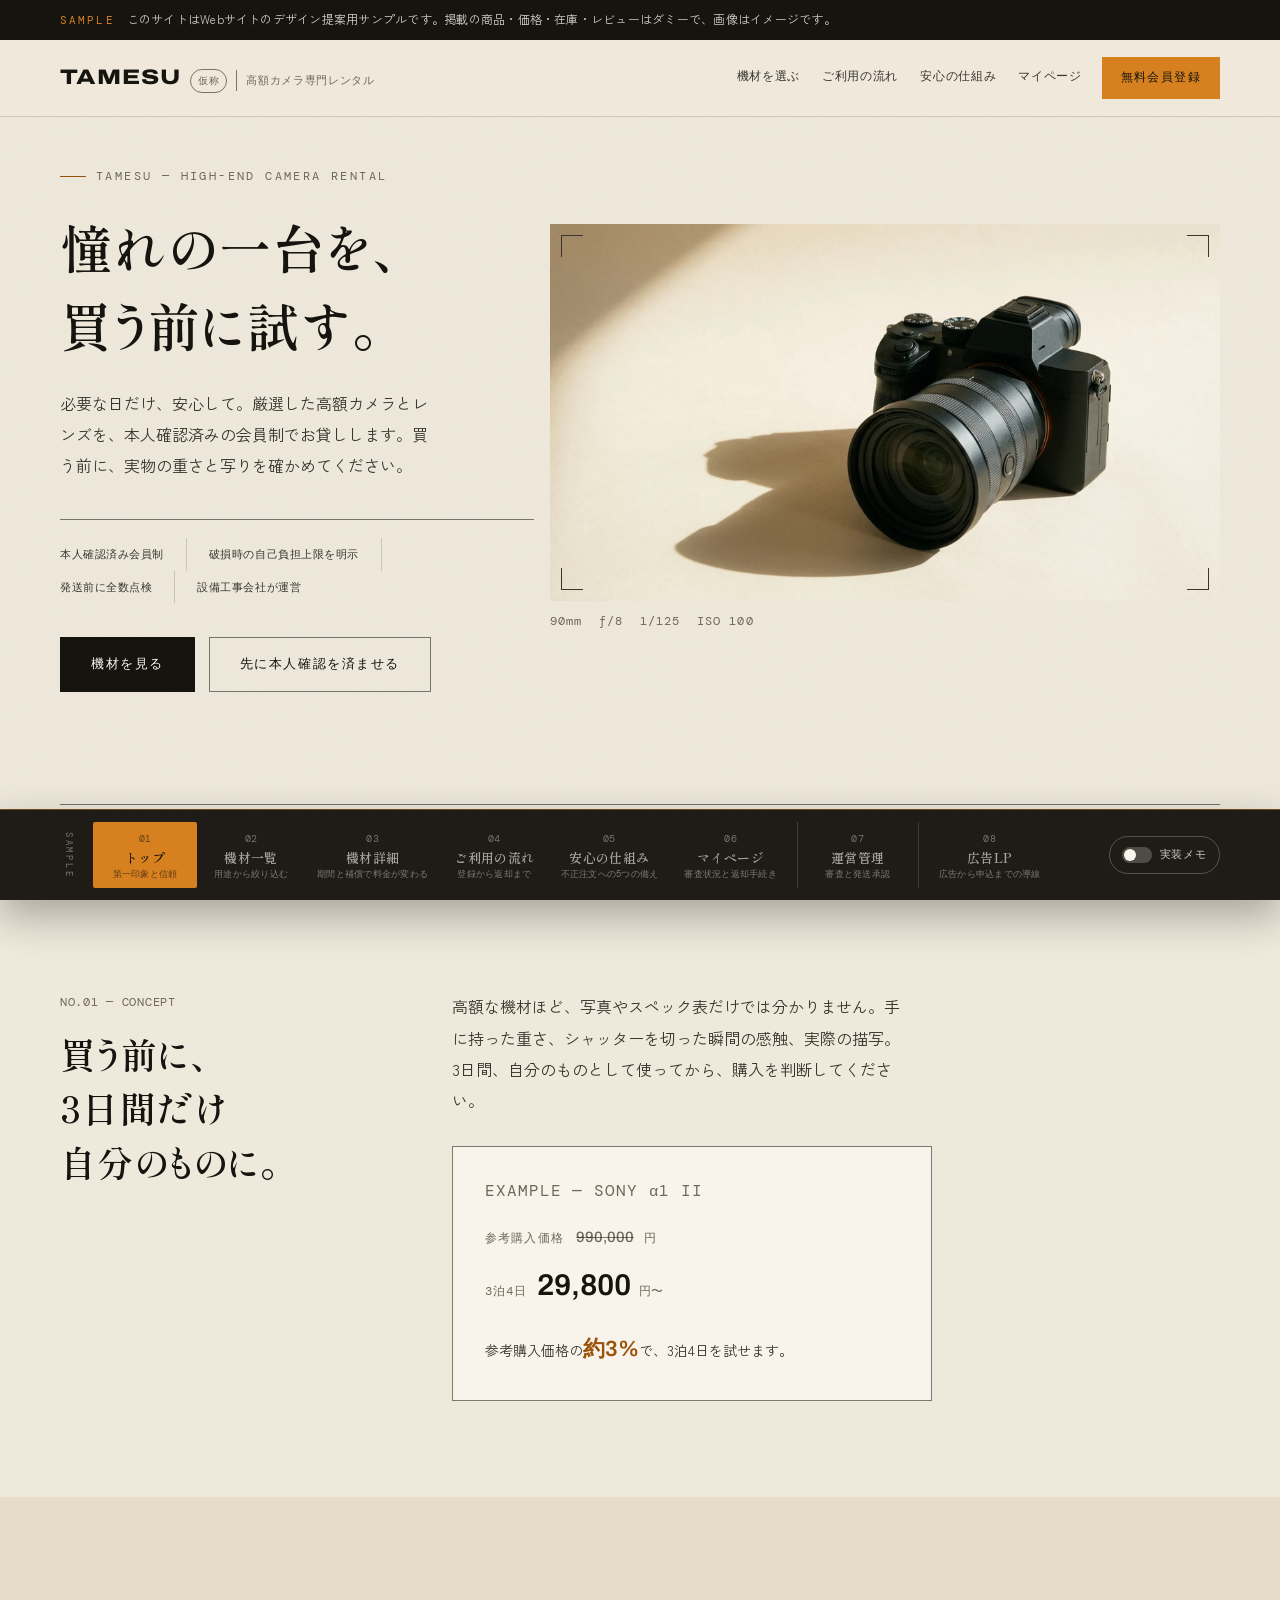
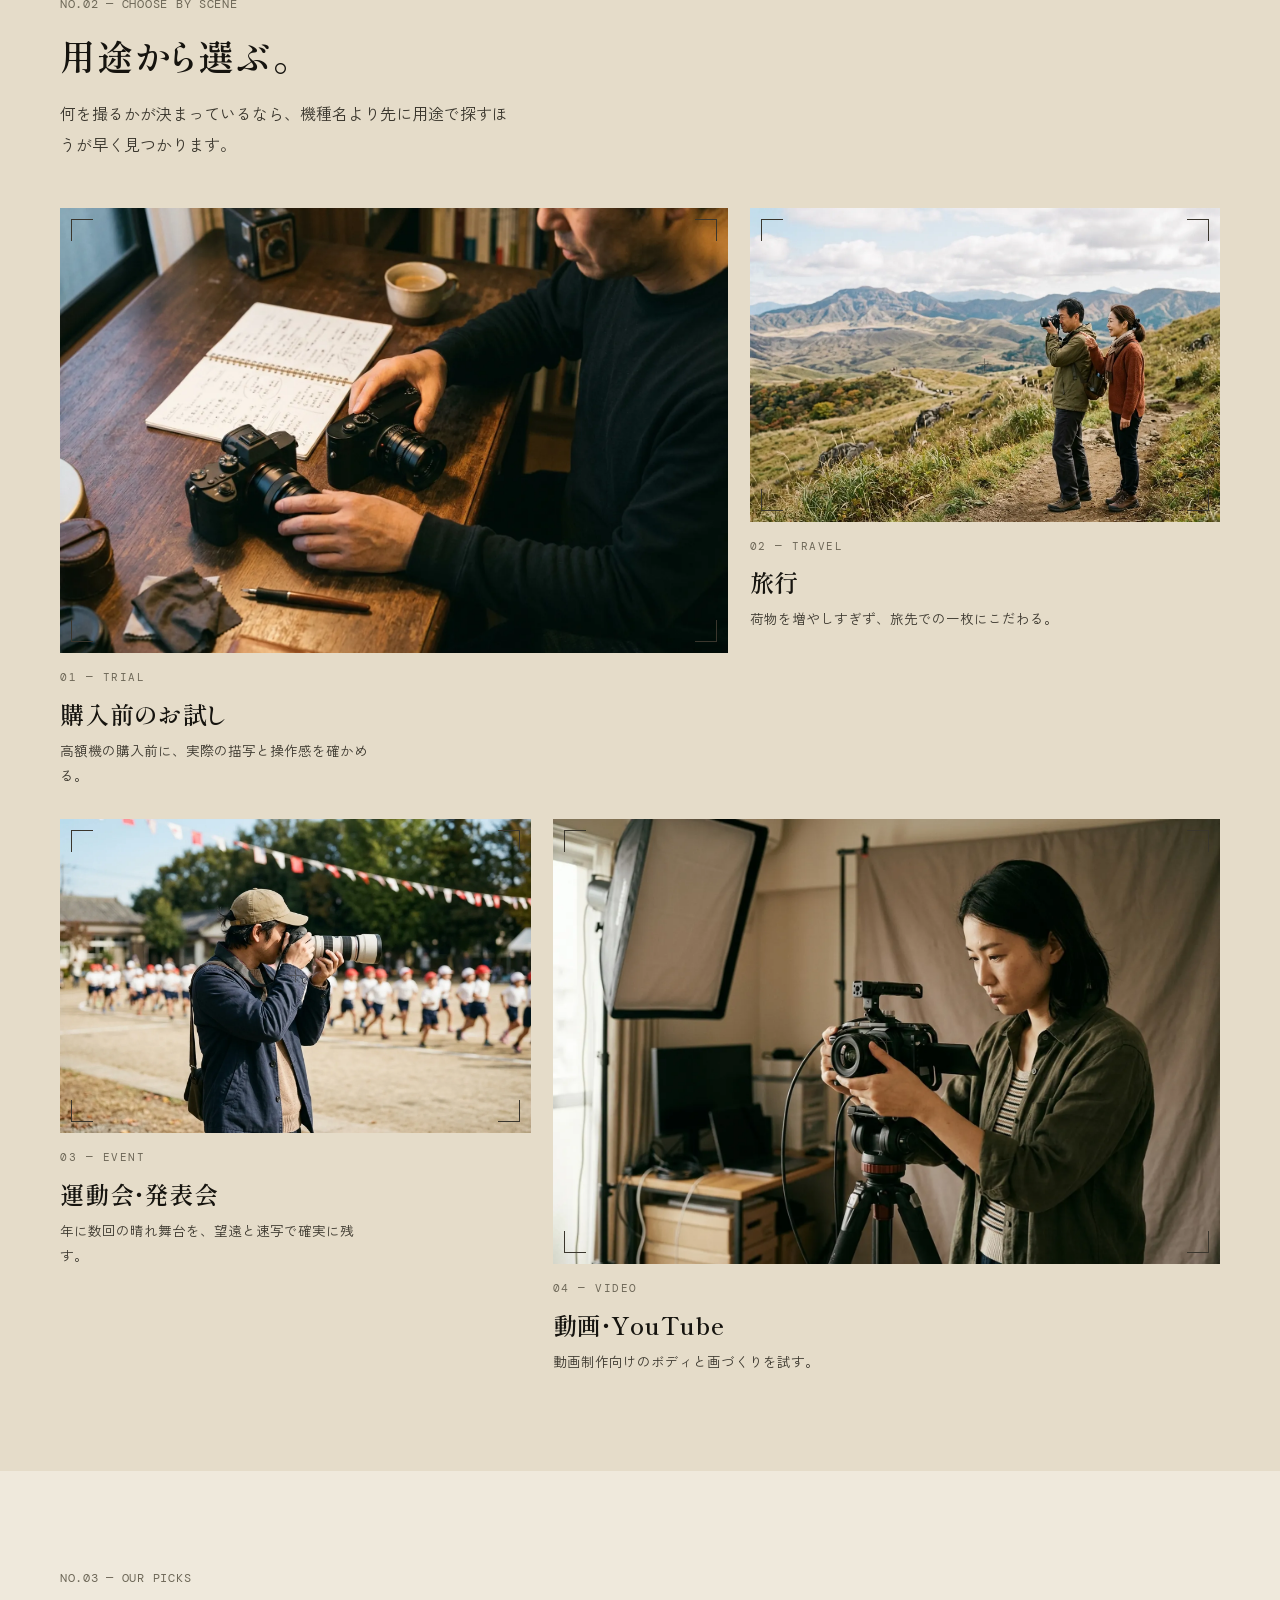
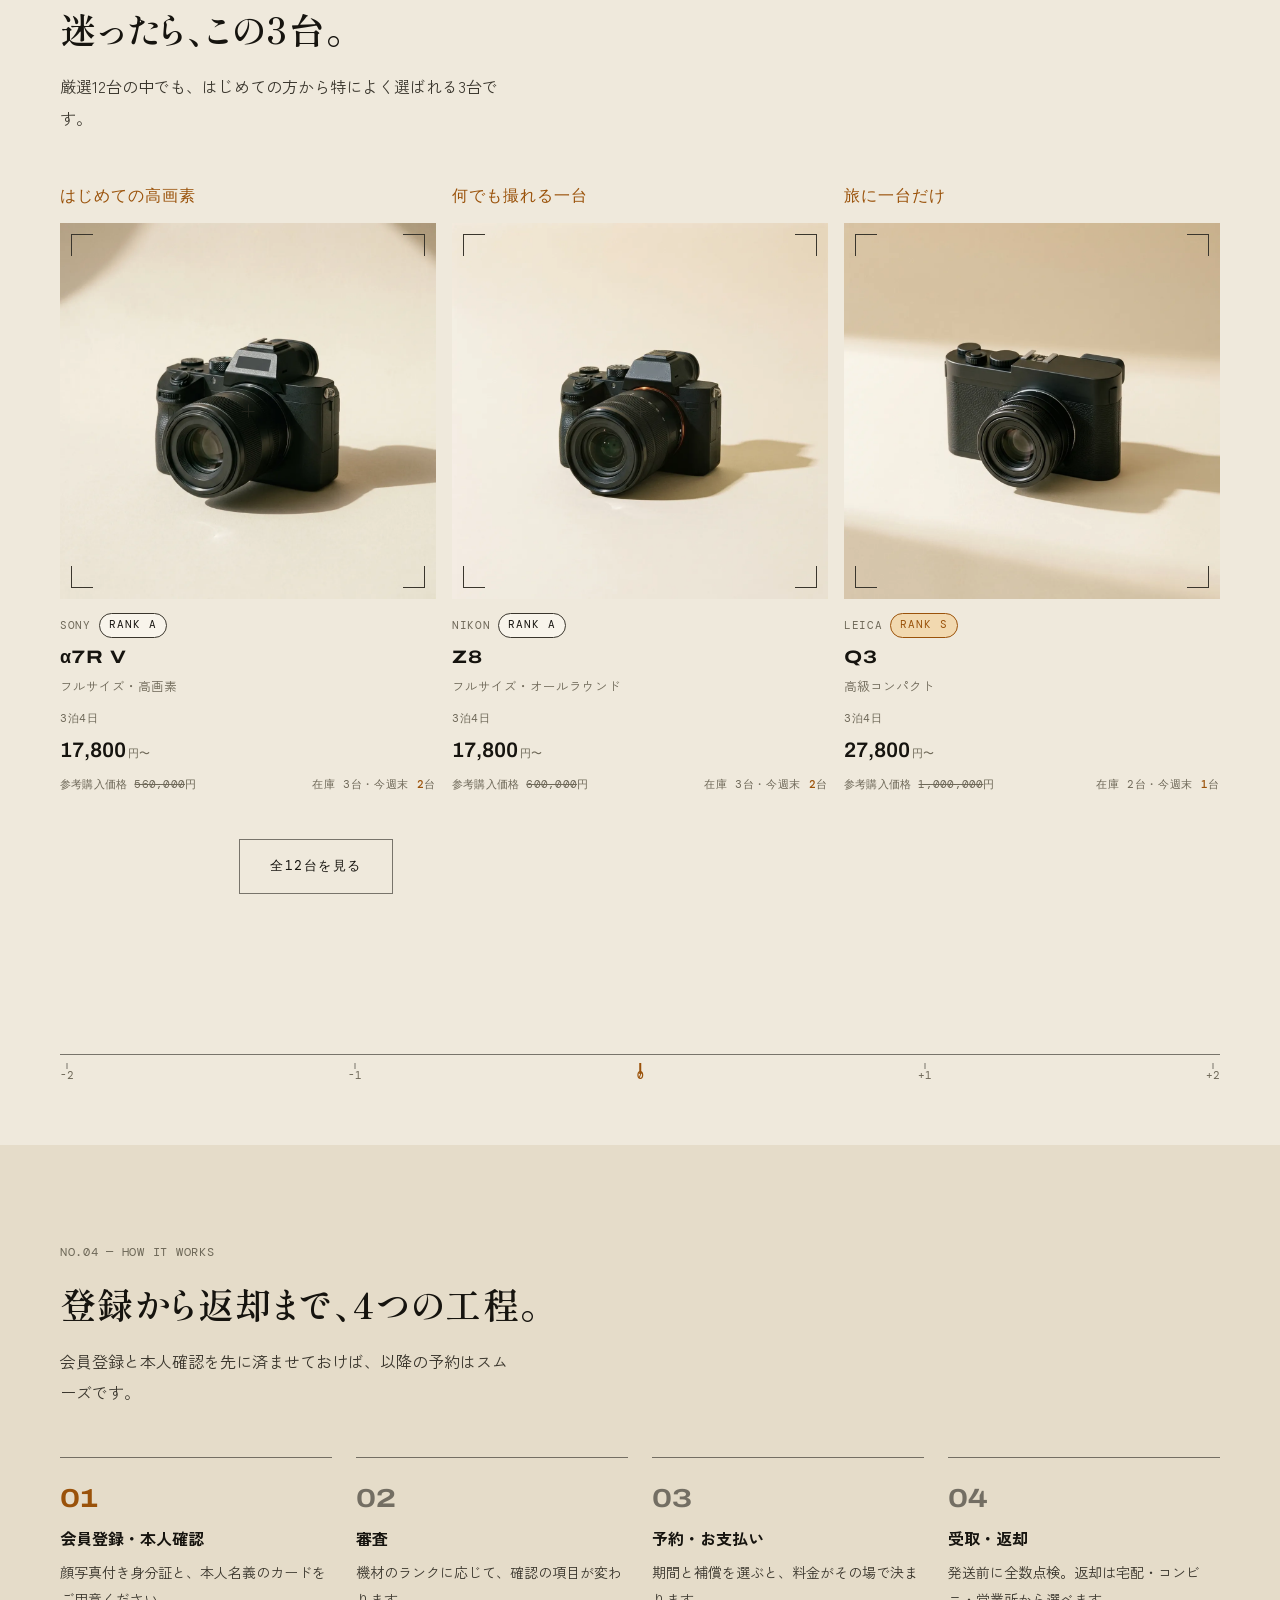
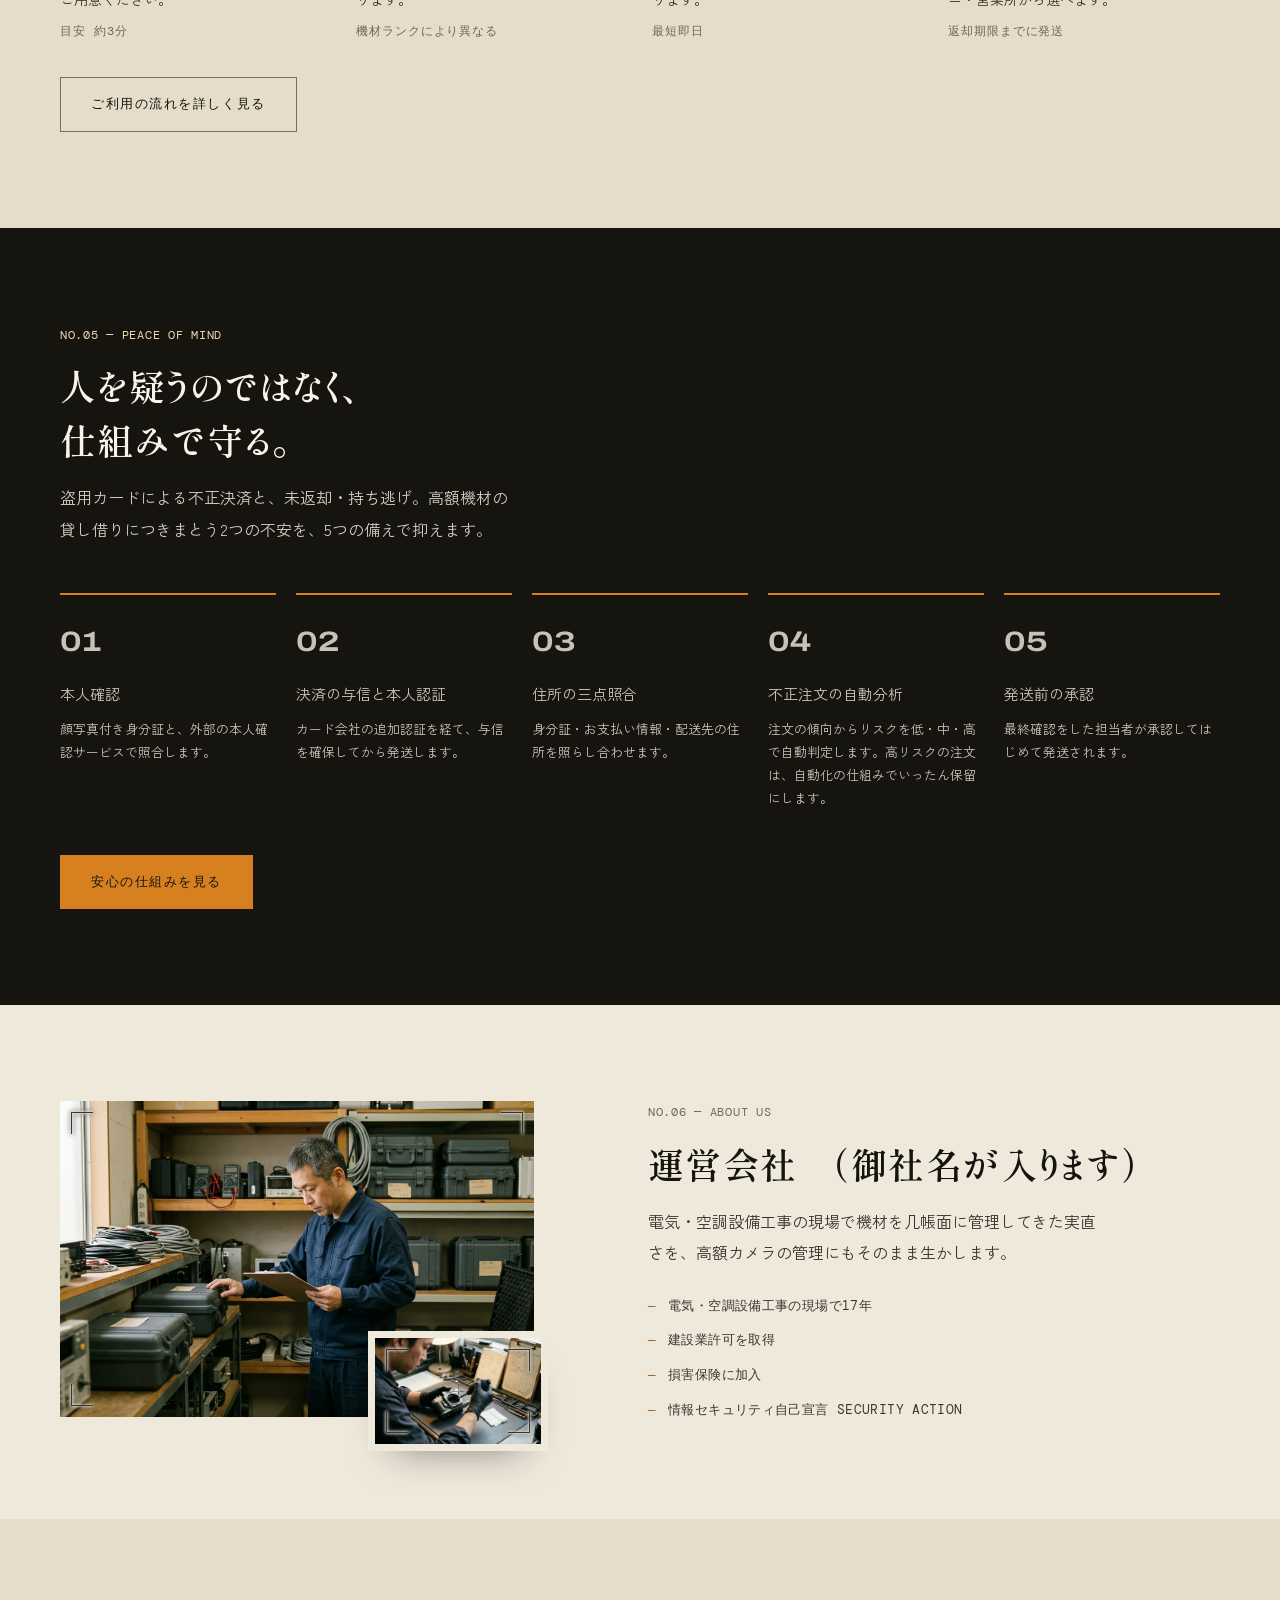
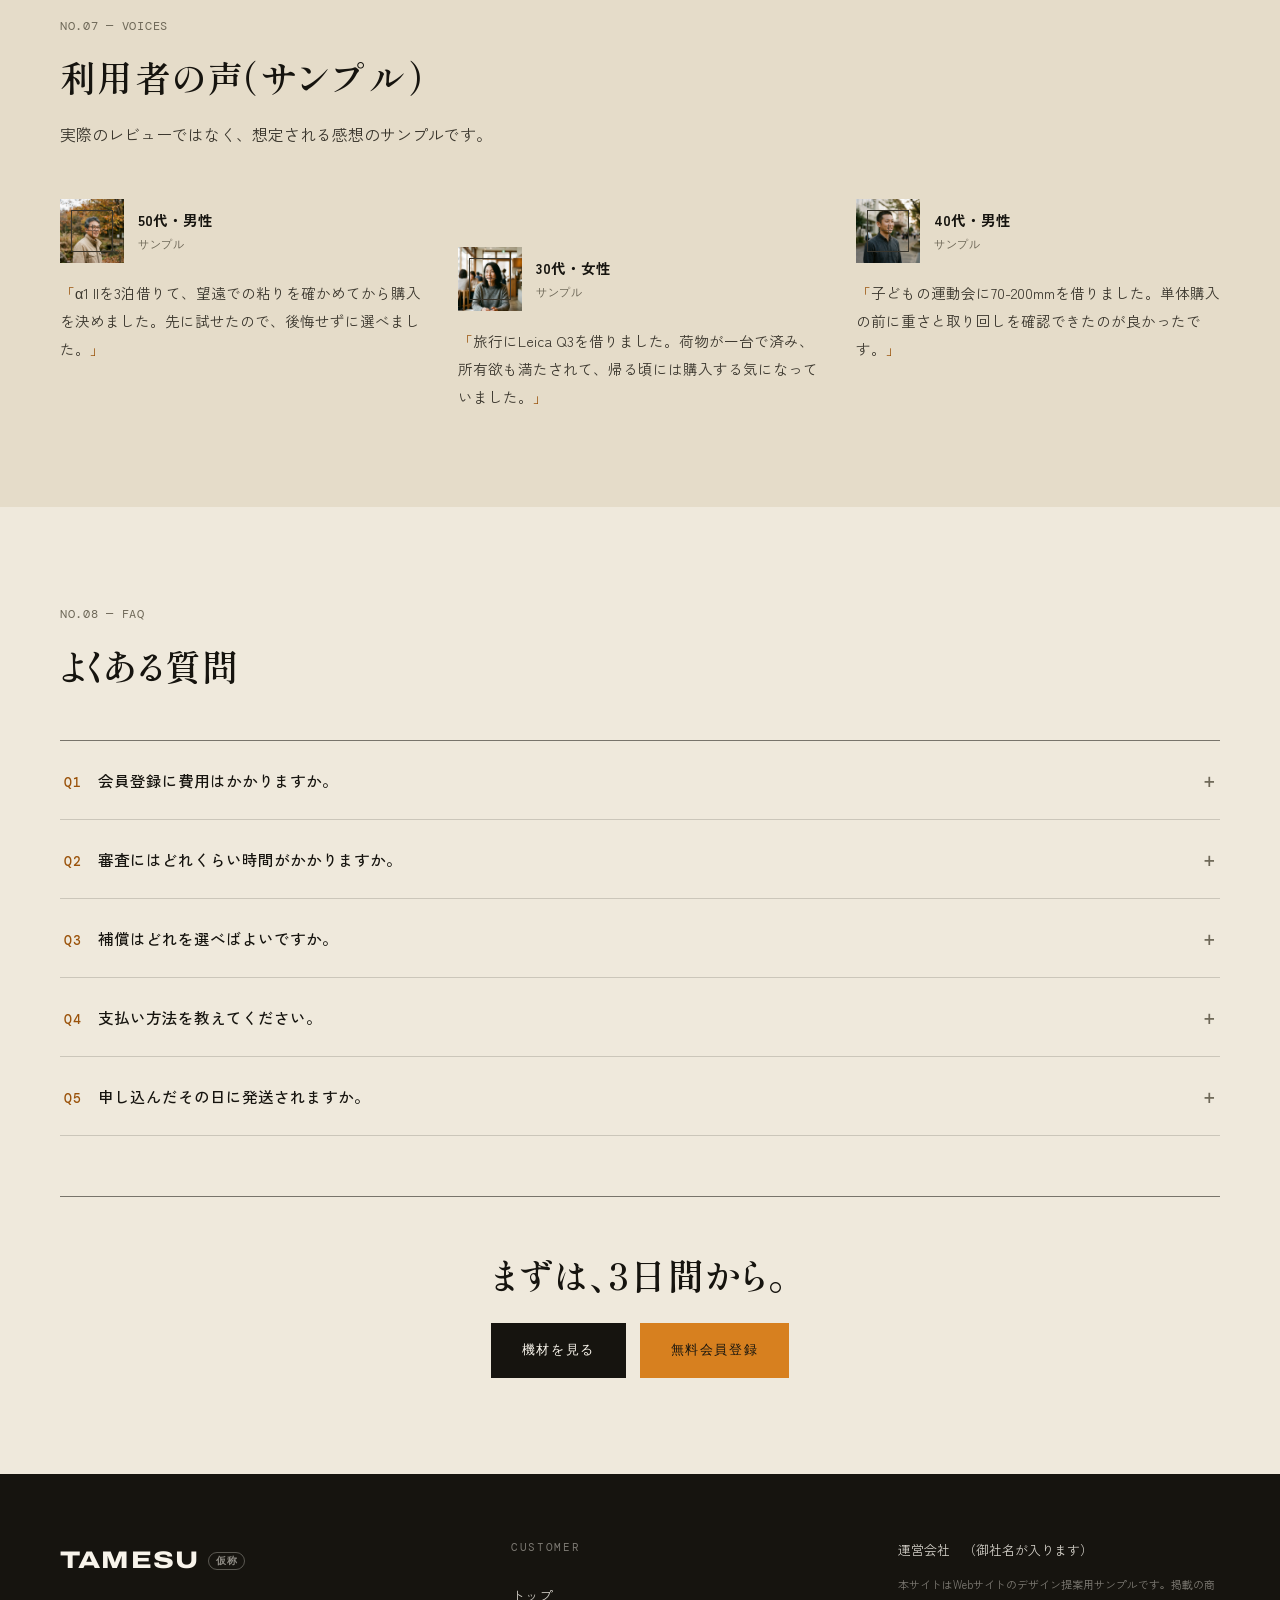
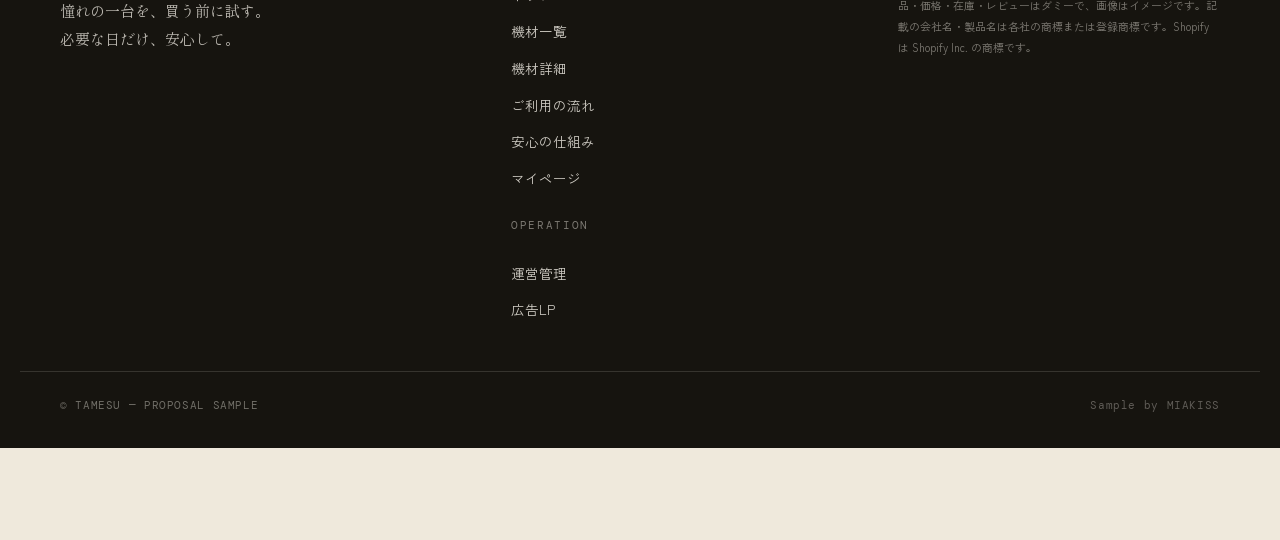
<file: index.html>
<!DOCTYPE html>
<html lang="ja" data-page="index" data-chrome="shop">
<head>
<meta charset="UTF-8">
<meta name="viewport" content="width=device-width, initial-scale=1">
<title>TAMESU（仮称）｜高額カメラ専門レンタル</title>
<meta name="description" content="憧れの一台を、買う前に試す。必要な日だけ、安心して。厳選した高額カメラとレンズを、本人確認済みの会員制でお貸しします。">
<meta name="robots" content="noindex,nofollow,noarchive">
<meta property="og:type" content="website">
<meta property="og:site_name" content="TAMESU（仮称）">
<meta property="og:title" content="TAMESU（仮称）｜高額カメラ専門レンタル">
<meta property="og:description" content="憧れの一台を、買う前に試す。必要な日だけ、安心して。厳選した高額カメラとレンズを、本人確認済みの会員制でお貸しします。">
<meta property="og:image" content="assets/img/og.jpg">
<meta property="og:locale" content="ja_JP">
<meta name="twitter:card" content="summary_large_image">
<link rel="preconnect" href="https://fonts.googleapis.com">
<link rel="preconnect" href="https://fonts.gstatic.com" crossorigin>
<link rel="stylesheet" href="https://fonts.googleapis.com/css2?family=Archivo:wdth,wght@62..125,400..800&family=DM+Mono:wght@400;500&family=Shippori+Mincho+B1:wght@500;700&family=Zen+Kaku+Gothic+New:wght@400;500;700&display=swap">
<link rel="stylesheet" href="assets/css/base.css?v=09211150">
<link rel="stylesheet" href="assets/css/index.css?v=09211150">
<noscript><style>.u-reveal{opacity:1!important;transform:none!important}</style></noscript>
</head>
<body>

<div class="c-samplebar" role="note">
  <p class="l-container c-samplebar__inner"><span class="u-mono c-samplebar__tag">SAMPLE</span><span class="c-samplebar__text">このサイトはWebサイトのデザイン提案用サンプルです。掲載の商品・価格・在庫・レビューはダミーで、画像はイメージです。</span></p>
</div>

<header class="c-header" data-header>
  <div class="l-container c-header__inner">
    <a class="c-header__brand" href="index.html">
      <span class="c-header__word">TAMESU</span>
      <span class="c-header__tag">仮称</span>
      <span class="c-header__sub">高額カメラ専門レンタル</span>
    </a>
    <nav class="c-header__nav" aria-label="サイト内ナビゲーション">
      <a href="collection.html">機材を選ぶ</a>
      <a href="guide.html">ご利用の流れ</a>
      <a href="security.html">安心の仕組み</a>
      <a href="mypage.html">マイページ</a>
    </nav>
    <div class="c-header__actions">
      <button class="c-btn c-btn--amber c-btn--sm" type="button" data-demo="このサイトはサンプルです。会員登録は行われません。">無料会員登録</button>
      <button class="c-header__burger" type="button" data-menu-toggle aria-expanded="false" aria-controls="mobileMenu">
        <span aria-hidden="true"></span><span aria-hidden="true"></span><span aria-hidden="true"></span>
        <span class="u-visually-hidden">メニューを開く</span>
      </button>
    </div>
  </div>
  <div class="c-header__mobile" id="mobileMenu" data-mobile-menu>
    <nav aria-label="モバイルナビゲーション">
      <a href="collection.html">機材を選ぶ</a>
      <a href="guide.html">ご利用の流れ</a>
      <a href="security.html">安心の仕組み</a>
      <a href="mypage.html">マイページ</a>
      <a href="index.html#faq">よくある質問</a>
    </nav>
    <button class="c-btn c-btn--amber" type="button" data-demo="このサイトはサンプルです。会員登録は行われません。">無料会員登録</button>
  </div>
</header>

<main id="page-index" class="l-main"><!-- ============================================================
     index — トップページ（9セクション）
     ============================================================ -->

<section class="c-sec c-sec--tight" id="hero" aria-label="ヒーロー">
  <div class="l-container">
    <div class="l-grid p-index-hero">
      <div class="p-index-hero__content u-reveal" style="--d:0s">
        <p class="p-index-hero__eyebrow">TAMESU — HIGH-END CAMERA RENTAL</p>
        <h1 class="p-index-hero__title">憧れの一台を、<br>買う前に試す。</h1>
        <p class="p-index-hero__lead">必要な日だけ、安心して。厳選した高額カメラとレンズを、本人確認済みの会員制でお貸しします。買う前に、実物の重さと写りを確かめてください。</p>

        <ul class="p-index-hero__trust">
          <li>本人確認済み会員制</li>
          <li>破損時の自己負担上限を明示</li>
          <li>発送前に全数点検</li>
          <li>設備工事会社が運営</li>
        </ul>

        <div class="p-index-hero__cta">
          <a class="c-btn c-btn--primary" href="collection.html">機材を見る</a>
          <button class="c-btn c-btn--ghost" type="button" data-demo="このサンプルでは本人確認フローは実装していません。ご利用の流れのページで手順をご覧いただけます。">先に本人確認を済ませる</button>
        </div>

        <aside class="c-memo" data-memo data-ref="N-01" data-type="native custom" data-plan="start" data-confidence="確認済">
          <h4>信頼要素の出し方</h4>
          <p>この4つの安心材料は、Online Store 2.0のセクション機能で表示順や文言を管理画面から編集できるようにする想定です。</p>
        </aside>
      </div>

      <div class="p-index-hero__media u-reveal" style="--d:.12s">
        <figure class="c-frame c-frame--169" data-frame>
          <img src="assets/img/hero-main.webp" width="1920" height="1080" alt="紙色の背景に置かれたフラッグシップミラーレスカメラ">
          <span class="c-frame__corner c-frame__corner--tl" aria-hidden="true"></span>
          <span class="c-frame__corner c-frame__corner--tr" aria-hidden="true"></span>
          <span class="c-frame__corner c-frame__corner--bl" aria-hidden="true"></span>
          <span class="c-frame__corner c-frame__corner--br" aria-hidden="true"></span>
          <span class="c-frame__cross" aria-hidden="true"></span>
          <span class="c-frame__key" aria-hidden="true"><span class="c-frame__key-text">HERO-MAIN</span><span class="c-frame__key-sub">NO IMAGE</span></span>
        </figure>
        <p class="c-exif">90mm&nbsp;&nbsp;f/8&nbsp;&nbsp;1/125&nbsp;&nbsp;ISO 100</p>
      </div>
    </div>
  </div>
</section>

<div class="l-container"><ul class="c-scale" aria-hidden="true"><li>-2</li><li>-1</li><li class="is-mid">0</li><li>+1</li><li>+2</li></ul></div>

<!-- ============================================================ -->
<section class="c-sec" id="concept" aria-label="コンセプト">
  <div class="l-container">
    <div class="l-grid p-index-concept">
      <header class="c-sec__head c-sec__head--wide p-index-concept__head u-reveal" style="--d:0s">
        <p class="c-sec__label"><span class="u-mono">No.01 — CONCEPT</span></p>
        <h2 class="c-sec__title">買う前に、<br>3日間だけ<br>自分のものに。</h2>
      </header>

      <div class="p-index-concept__body u-reveal" style="--d:.1s">
        <p class="c-sec__lead">高額な機材ほど、写真やスペック表だけでは分かりません。手に持った重さ、シャッターを切った瞬間の感触、実際の描写。3日間、自分のものとして使ってから、購入を判断してください。</p>

        <div class="p-index-concept__compare">
          <p class="p-index-concept__exLabel u-mono">EXAMPLE — SONY α1 II</p>
          <p class="c-price c-price--ref"><span class="c-price__label">参考購入価格</span><span class="c-price__amount">990,000</span><span class="c-price__unit">円</span></p>
          <p class="c-price"><span class="c-price__label">3泊4日</span><span class="c-price__amount">29,800</span><span class="c-price__unit">円〜</span></p>
          <p class="p-index-concept__ratio">参考購入価格の<b>約3%</b>で、3泊4日を試せます。</p>
        </div>
      </div>
    </div>
  </div>
</section>

<!-- ============================================================ -->
<section class="c-sec c-sec--paper2" id="scenes" aria-label="用途から選ぶ">
  <div class="l-container">
    <header class="c-sec__head u-reveal" style="--d:0s">
      <p class="c-sec__label"><span class="u-mono">No.02 — CHOOSE BY SCENE</span></p>
      <h2 class="c-sec__title">用途から選ぶ。</h2>
      <p class="c-sec__lead">何を撮るかが決まっているなら、機種名より先に用途で探すほうが早く見つかります。</p>
    </header>

    <div class="p-index-scenes__grid u-reveal" style="--d:.08s">
      <a class="p-index-scenes__item" href="collection.html?use=trial">
        <figure class="c-frame c-frame--32" data-frame>
          <img src="assets/img/scene-trial.webp" width="1600" height="1067" alt="購入前に2台のカメラを自宅で比較する" loading="lazy">
          <span class="c-frame__corner c-frame__corner--tl" aria-hidden="true"></span>
          <span class="c-frame__corner c-frame__corner--tr" aria-hidden="true"></span>
          <span class="c-frame__corner c-frame__corner--bl" aria-hidden="true"></span>
          <span class="c-frame__corner c-frame__corner--br" aria-hidden="true"></span>
          <span class="c-frame__cross" aria-hidden="true"></span>
          <span class="c-frame__key" aria-hidden="true"><span class="c-frame__key-text">SCENE-TRIAL</span><span class="c-frame__key-sub">NO IMAGE</span></span>
        </figure>
        <p class="p-index-scenes__no u-mono">01 — TRIAL</p>
        <h3 class="p-index-scenes__name">購入前のお試し</h3>
        <p class="p-index-scenes__desc">高額機の購入前に、実際の描写と操作感を確かめる。</p>
      </a>
      <a class="p-index-scenes__item" href="collection.html?use=travel">
        <figure class="c-frame c-frame--32" data-frame>
          <img src="assets/img/scene-travel.webp" width="1600" height="1067" alt="旅先の高原で風景を撮る夫婦" loading="lazy">
          <span class="c-frame__corner c-frame__corner--tl" aria-hidden="true"></span>
          <span class="c-frame__corner c-frame__corner--tr" aria-hidden="true"></span>
          <span class="c-frame__corner c-frame__corner--bl" aria-hidden="true"></span>
          <span class="c-frame__corner c-frame__corner--br" aria-hidden="true"></span>
          <span class="c-frame__cross" aria-hidden="true"></span>
          <span class="c-frame__key" aria-hidden="true"><span class="c-frame__key-text">SCENE-TRAVEL</span><span class="c-frame__key-sub">NO IMAGE</span></span>
        </figure>
        <p class="p-index-scenes__no u-mono">02 — TRAVEL</p>
        <h3 class="p-index-scenes__name">旅行</h3>
        <p class="p-index-scenes__desc">荷物を増やしすぎず、旅先での一枚にこだわる。</p>
      </a>
      <a class="p-index-scenes__item" href="collection.html?use=event">
        <figure class="c-frame c-frame--32" data-frame>
          <img src="assets/img/scene-undokai.webp" width="1600" height="1067" alt="運動会で望遠レンズを構える父親" loading="lazy">
          <span class="c-frame__corner c-frame__corner--tl" aria-hidden="true"></span>
          <span class="c-frame__corner c-frame__corner--tr" aria-hidden="true"></span>
          <span class="c-frame__corner c-frame__corner--bl" aria-hidden="true"></span>
          <span class="c-frame__corner c-frame__corner--br" aria-hidden="true"></span>
          <span class="c-frame__cross" aria-hidden="true"></span>
          <span class="c-frame__key" aria-hidden="true"><span class="c-frame__key-text">SCENE-UNDOKAI</span><span class="c-frame__key-sub">NO IMAGE</span></span>
        </figure>
        <p class="p-index-scenes__no u-mono">03 — EVENT</p>
        <h3 class="p-index-scenes__name">運動会・発表会</h3>
        <p class="p-index-scenes__desc">年に数回の晴れ舞台を、望遠と速写で確実に残す。</p>
      </a>
      <a class="p-index-scenes__item" href="collection.html?use=video">
        <figure class="c-frame c-frame--32" data-frame>
          <img src="assets/img/scene-youtube.webp" width="1600" height="1067" alt="小さなスタジオで撮影準備をする映像クリエイター" loading="lazy">
          <span class="c-frame__corner c-frame__corner--tl" aria-hidden="true"></span>
          <span class="c-frame__corner c-frame__corner--tr" aria-hidden="true"></span>
          <span class="c-frame__corner c-frame__corner--bl" aria-hidden="true"></span>
          <span class="c-frame__corner c-frame__corner--br" aria-hidden="true"></span>
          <span class="c-frame__cross" aria-hidden="true"></span>
          <span class="c-frame__key" aria-hidden="true"><span class="c-frame__key-text">SCENE-YOUTUBE</span><span class="c-frame__key-sub">NO IMAGE</span></span>
        </figure>
        <p class="p-index-scenes__no u-mono">04 — VIDEO</p>
        <h3 class="p-index-scenes__name">動画・YouTube</h3>
        <p class="p-index-scenes__desc">動画制作向けのボディと画づくりを試す。</p>
      </a>
    </div>

    <aside class="c-memo" data-memo data-ref="N-02" data-type="app" data-plan="standard" data-confidence="確認済">
      <h4>用途タグでの絞り込み</h4>
      <p>各タイルのリンク先は、Shopify公式の無料の絞り込み用アプリが提供する用途タグの絞り込みです。タグの設計・運用方法は要件定義で確定します。</p>
    </aside>
  </div>
</section>

<!-- ============================================================ -->
<section class="c-sec" id="picks" aria-label="迷ったらこの3台">
  <div class="l-container">
    <header class="c-sec__head u-reveal" style="--d:0s">
      <p class="c-sec__label"><span class="u-mono">No.03 — OUR PICKS</span></p>
      <h2 class="c-sec__title">迷ったら、この3台。</h2>
      <p class="c-sec__lead">厳選12台の中でも、はじめての方から特によく選ばれる3台です。</p>
    </header>

    <div class="l-grid p-index-picks__grid u-reveal" id="indexPicks" data-picks style="--d:.08s"></div>

    <p class="p-index-picks__more"><a class="c-btn c-btn--ghost" href="collection.html">全12台を見る</a></p>
  </div>
</section>

<div class="l-container"><ul class="c-scale" aria-hidden="true"><li>-2</li><li>-1</li><li class="is-mid">0</li><li>+1</li><li>+2</li></ul></div>

<!-- ============================================================ -->
<section class="c-sec c-sec--paper2" id="flow" aria-label="ご利用の流れ">
  <div class="l-container">
    <header class="c-sec__head u-reveal" style="--d:0s">
      <p class="c-sec__label"><span class="u-mono">No.04 — HOW IT WORKS</span></p>
      <h2 class="c-sec__title">登録から返却まで、4つの工程。</h2>
      <p class="c-sec__lead">会員登録と本人確認を先に済ませておけば、以降の予約はスムーズです。</p>
    </header>

    <div class="u-reveal" style="--d:.08s">
      <ol class="c-steps c-steps--row">
        <li class="c-steps__item is-active">
          <p class="c-steps__no">01</p>
          <p class="c-steps__title">会員登録・本人確認</p>
          <p class="c-steps__desc">顔写真付き身分証と、本人名義のカードをご用意ください。</p>
          <p class="c-steps__time">目安 約3分</p>
        </li>
        <li class="c-steps__item">
          <p class="c-steps__no">02</p>
          <p class="c-steps__title">審査</p>
          <p class="c-steps__desc">機材のランクに応じて、確認の項目が変わります。</p>
          <p class="c-steps__time">機材ランクにより異なる</p>
        </li>
        <li class="c-steps__item">
          <p class="c-steps__no">03</p>
          <p class="c-steps__title">予約・お支払い</p>
          <p class="c-steps__desc">期間と補償を選ぶと、料金がその場で決まります。</p>
          <p class="c-steps__time">最短即日</p>
        </li>
        <li class="c-steps__item">
          <p class="c-steps__no">04</p>
          <p class="c-steps__title">受取・返却</p>
          <p class="c-steps__desc">発送前に全数点検。返却は宅配・コンビニ・営業所から選べます。</p>
          <p class="c-steps__time">返却期限までに発送</p>
        </li>
      </ol>
    </div>

    <p class="p-index-flow__more"><a class="c-btn c-btn--ghost" href="guide.html">ご利用の流れを詳しく見る</a></p>

    <aside class="c-memo" data-memo data-ref="N-04" data-type="native app custom" data-plan="start" data-confidence="確認済">
      <h4>会員登録の仕組み</h4>
      <p>会員登録・ログインには、パスワード不要で6桁の確認コードを使う新しい方式を想定しています。マイページの表示項目も、決められた範囲で追加できます。</p>
    </aside>
  </div>
</section>

<!-- ============================================================ -->
<section class="c-sec c-sec--ink" id="peace" aria-label="安心の仕組み">
  <div class="l-container">
    <header class="c-sec__head u-reveal" style="--d:0s">
      <p class="c-sec__label"><span class="u-mono">No.05 — PEACE OF MIND</span></p>
      <h2 class="c-sec__title">人を疑うのではなく、<br>仕組みで守る。</h2>
      <p class="c-sec__lead">盗用カードによる不正決済と、未返却・持ち逃げ。高額機材の貸し借りにつきまとう2つの不安を、5つの備えで抑えます。</p>
    </header>

    <div class="p-index-safeguards__grid u-reveal" style="--d:.08s">
      <div class="p-index-safeguards__item">
        <p class="p-index-safeguards__no u-wide">01</p>
        <p class="p-index-safeguards__title">本人確認</p>
        <p class="p-index-safeguards__desc">顔写真付き身分証と、外部の本人確認サービスで照合します。</p>
      </div>
      <div class="p-index-safeguards__item">
        <p class="p-index-safeguards__no u-wide">02</p>
        <p class="p-index-safeguards__title">決済の与信と本人認証</p>
        <p class="p-index-safeguards__desc">カード会社の追加認証を経て、与信を確保してから発送します。</p>
      </div>
      <div class="p-index-safeguards__item">
        <p class="p-index-safeguards__no u-wide">03</p>
        <p class="p-index-safeguards__title">住所の三点照合</p>
        <p class="p-index-safeguards__desc">身分証・お支払い情報・配送先の住所を照らし合わせます。</p>
      </div>
      <div class="p-index-safeguards__item">
        <p class="p-index-safeguards__no u-wide">04</p>
        <p class="p-index-safeguards__title">不正注文の自動分析</p>
        <p class="p-index-safeguards__desc">注文の傾向からリスクを低・中・高で自動判定します。高リスクの注文は、自動化の仕組みでいったん保留にします。</p>
      </div>
      <div class="p-index-safeguards__item">
        <p class="p-index-safeguards__no u-wide">05</p>
        <p class="p-index-safeguards__title">発送前の承認</p>
        <p class="p-index-safeguards__desc">最終確認をした担当者が承認してはじめて発送されます。</p>
      </div>
    </div>

    <p class="p-index-safeguards__cta"><a class="c-btn c-btn--amber" href="security.html">安心の仕組みを見る</a></p>

    <aside class="c-memo" data-memo data-ref="N-09" data-type="native ops" data-plan="start" data-confidence="一部要確認">
      <h4>不正注文の自動分析について</h4>
      <p>5つの備えのうち「不正注文の自動分析」は、注文のリスクを自動で低・中・高表示する標準機能です。ただし本人確認の代わりにはならず、他の備えと組み合わせて使います。詳しくは安心の仕組みのページでご案内します。</p>
    </aside>
  </div>
</section>

<!-- ============================================================ -->
<section class="c-sec" id="company" aria-label="運営会社">
  <div class="l-container">
    <div class="l-grid p-index-company">
      <div class="p-index-company__media u-reveal" style="--d:0s">
        <figure class="c-frame c-frame--32" data-frame>
          <img src="assets/img/company-bench.webp" width="1600" height="1067" alt="設備工事の現場で培った機器管理を行う技術者" loading="lazy">
          <span class="c-frame__corner c-frame__corner--tl" aria-hidden="true"></span>
          <span class="c-frame__corner c-frame__corner--tr" aria-hidden="true"></span>
          <span class="c-frame__corner c-frame__corner--bl" aria-hidden="true"></span>
          <span class="c-frame__corner c-frame__corner--br" aria-hidden="true"></span>
          <span class="c-frame__cross" aria-hidden="true"></span>
          <span class="c-frame__key" aria-hidden="true"><span class="c-frame__key-text">COMPANY-BENCH</span><span class="c-frame__key-sub">NO IMAGE</span></span>
        </figure>
        <figure class="c-frame c-frame--32 p-index-company__inset" data-frame>
          <img src="assets/img/flow-inspect.webp" width="1600" height="1067" alt="発送前にカメラを点検・清掃する技術スタッフの手元" loading="lazy">
          <span class="c-frame__corner c-frame__corner--tl" aria-hidden="true"></span>
          <span class="c-frame__corner c-frame__corner--tr" aria-hidden="true"></span>
          <span class="c-frame__corner c-frame__corner--bl" aria-hidden="true"></span>
          <span class="c-frame__corner c-frame__corner--br" aria-hidden="true"></span>
          <span class="c-frame__cross" aria-hidden="true"></span>
          <span class="c-frame__key" aria-hidden="true"><span class="c-frame__key-text">FLOW-INSPECT</span><span class="c-frame__key-sub">NO IMAGE</span></span>
        </figure>
      </div>

      <div class="p-index-company__body u-reveal" style="--d:.1s">
        <p class="c-sec__label"><span class="u-mono">No.06 — ABOUT US</span></p>
        <h2 class="c-sec__title">運営会社　（御社名が入ります）</h2>
        <p class="c-sec__lead">電気・空調設備工事の現場で機材を几帳面に管理してきた実直さを、高額カメラの管理にもそのまま生かします。</p>
        <ul class="p-index-company__facts">
          <li>電気・空調設備工事の現場で17年</li>
          <li>建設業許可を取得</li>
          <li>損害保険に加入</li>
          <li>情報セキュリティ自己宣言 SECURITY ACTION</li>
        </ul>
      </div>
    </div>
  </div>
</section>

<!-- ============================================================ -->
<section class="c-sec c-sec--paper2" id="voices" aria-label="利用者の声">
  <div class="l-container">
    <header class="c-sec__head u-reveal" style="--d:0s">
      <p class="c-sec__label"><span class="u-mono">No.07 — VOICES</span></p>
      <h2 class="c-sec__title">利用者の声（サンプル）</h2>
      <p class="c-sec__lead">実際のレビューではなく、想定される感想のサンプルです。</p>
    </header>

    <div class="p-index-voices__grid u-reveal" style="--d:.08s">
      <div class="p-index-voices__card">
        <div class="p-index-voices__head">
          <figure class="c-frame c-frame--11 p-index-voices__photo" data-frame>
            <img src="assets/img/voice-1.webp" width="1200" height="1200" alt="50代男性のお客様（サンプル）" loading="lazy">
            <span class="c-frame__corner c-frame__corner--tl" aria-hidden="true"></span>
            <span class="c-frame__corner c-frame__corner--tr" aria-hidden="true"></span>
            <span class="c-frame__corner c-frame__corner--bl" aria-hidden="true"></span>
            <span class="c-frame__corner c-frame__corner--br" aria-hidden="true"></span>
            <span class="c-frame__cross" aria-hidden="true"></span>
            <span class="c-frame__key" aria-hidden="true"><span class="c-frame__key-text">VOICE-1</span><span class="c-frame__key-sub">NO IMAGE</span></span>
          </figure>
          <div>
            <p class="p-index-voices__name">50代・男性</p>
            <p class="p-index-voices__tag u-mono">サンプル</p>
          </div>
        </div>
        <p class="p-index-voices__quote">α1 IIを3泊借りて、望遠での粘りを確かめてから購入を決めました。先に試せたので、後悔せずに選べました。</p>
      </div>

      <div class="p-index-voices__card">
        <div class="p-index-voices__head">
          <figure class="c-frame c-frame--11 p-index-voices__photo" data-frame>
            <img src="assets/img/voice-2.webp" width="1200" height="1200" alt="30代女性のお客様（サンプル）" loading="lazy">
            <span class="c-frame__corner c-frame__corner--tl" aria-hidden="true"></span>
            <span class="c-frame__corner c-frame__corner--tr" aria-hidden="true"></span>
            <span class="c-frame__corner c-frame__corner--bl" aria-hidden="true"></span>
            <span class="c-frame__corner c-frame__corner--br" aria-hidden="true"></span>
            <span class="c-frame__cross" aria-hidden="true"></span>
            <span class="c-frame__key" aria-hidden="true"><span class="c-frame__key-text">VOICE-2</span><span class="c-frame__key-sub">NO IMAGE</span></span>
          </figure>
          <div>
            <p class="p-index-voices__name">30代・女性</p>
            <p class="p-index-voices__tag u-mono">サンプル</p>
          </div>
        </div>
        <p class="p-index-voices__quote">旅行にLeica Q3を借りました。荷物が一台で済み、所有欲も満たされて、帰る頃には購入する気になっていました。</p>
      </div>

      <div class="p-index-voices__card">
        <div class="p-index-voices__head">
          <figure class="c-frame c-frame--11 p-index-voices__photo" data-frame>
            <img src="assets/img/voice-3.webp" width="1200" height="1200" alt="40代男性のお客様（サンプル）" loading="lazy">
            <span class="c-frame__corner c-frame__corner--tl" aria-hidden="true"></span>
            <span class="c-frame__corner c-frame__corner--tr" aria-hidden="true"></span>
            <span class="c-frame__corner c-frame__corner--bl" aria-hidden="true"></span>
            <span class="c-frame__corner c-frame__corner--br" aria-hidden="true"></span>
            <span class="c-frame__cross" aria-hidden="true"></span>
            <span class="c-frame__key" aria-hidden="true"><span class="c-frame__key-text">VOICE-3</span><span class="c-frame__key-sub">NO IMAGE</span></span>
          </figure>
          <div>
            <p class="p-index-voices__name">40代・男性</p>
            <p class="p-index-voices__tag u-mono">サンプル</p>
          </div>
        </div>
        <p class="p-index-voices__quote">子どもの運動会に70-200mmを借りました。単体購入の前に重さと取り回しを確認できたのが良かったです。</p>
      </div>
    </div>
  </div>
</section>

<!-- ============================================================ -->
<section class="c-sec" id="faq" aria-label="よくある質問">
  <div class="l-container">
    <header class="c-sec__head u-reveal" style="--d:0s">
      <p class="c-sec__label"><span class="u-mono">No.08 — FAQ</span></p>
      <h2 class="c-sec__title">よくある質問</h2>
    </header>

    <div class="c-faq u-reveal" style="--d:.08s">
      <details class="c-faq__item">
        <summary><span class="c-faq__q u-mono">Q1</span><span>会員登録に費用はかかりますか。</span></summary>
        <p class="c-faq__a">会員登録・本人確認は無料です。レンタルをご利用の際にのみ、期間に応じた料金がかかります。</p>
      </details>
      <details class="c-faq__item">
        <summary><span class="c-faq__q u-mono">Q2</span><span>審査にはどれくらい時間がかかりますか。</span></summary>
        <p class="c-faq__a">本人確認の内容と機材のランクによって異なります。目安はご利用の流れのページでご案内しています。</p>
      </details>
      <details class="c-faq__item">
        <summary><span class="c-faq__q u-mono">Q3</span><span>補償はどれを選べばよいですか。</span></summary>
        <p class="c-faq__a">多くのお客様に選ばれているのは中央の「あんしん補償」です。自己負担の上限をさらに抑えたい場合はフル補償もご検討ください。</p>
      </details>
      <details class="c-faq__item">
        <summary><span class="c-faq__q u-mono">Q4</span><span>支払い方法を教えてください。</span></summary>
        <p class="c-faq__a">クレジットカードでのお支払いに対応する想定です（要件定義で確定）。</p>
      </details>
      <details class="c-faq__item">
        <summary><span class="c-faq__q u-mono">Q5</span><span>申し込んだその日に発送されますか。</span></summary>
        <p class="c-faq__a">発送前に全数点検を行うため、お申し込みから発送まで少しお時間をいただきます。詳しくはご利用の流れをご覧ください。</p>
      </details>
    </div>

    <div class="p-index-faq__cta u-reveal" style="--d:.1s">
      <h2 class="p-index-faq__ctaTitle">まずは、3日間から。</h2>
      <div class="p-index-faq__ctaBtns">
        <a class="c-btn c-btn--primary" href="collection.html">機材を見る</a>
        <button class="c-btn c-btn--amber" type="button" data-demo="このサイトはサンプルです。会員登録は行われません。">無料会員登録</button>
      </div>
    </div>
  </div>
</section>
</main>

<footer class="c-footer">
  <div class="l-container c-footer__inner">
    <div class="c-footer__brand">
      <p class="c-footer__word">TAMESU<span class="c-footer__tag">仮称</span></p>
      <p class="c-footer__catch">憧れの一台を、買う前に試す。<br>必要な日だけ、安心して。</p>
    </div>
    <nav class="c-footer__nav" aria-label="フッターナビゲーション">
      <div class="c-footer__col">
        <p class="c-footer__heading u-mono">CUSTOMER</p>
        <a href="index.html">トップ</a>
        <a href="collection.html">機材一覧</a>
        <a href="product.html">機材詳細</a>
        <a href="guide.html">ご利用の流れ</a>
        <a href="security.html">安心の仕組み</a>
        <a href="mypage.html">マイページ</a>
      </div>
      <div class="c-footer__col">
        <p class="c-footer__heading u-mono">OPERATION</p>
        <a href="admin.html">運営管理</a>
        <a href="lp.html">広告LP</a>
      </div>
    </nav>
    <div class="c-footer__meta">
      <p class="c-footer__company">運営会社　（御社名が入ります）</p>
      <p class="c-footer__note">本サイトはWebサイトのデザイン提案用サンプルです。掲載の商品・価格・在庫・レビューはダミーで、画像はイメージです。記載の会社名・製品名は各社の商標または登録商標です。Shopify は Shopify Inc. の商標です。</p>
    </div>
  </div>
  <div class="l-container c-footer__bottom">
    <span class="u-mono">© TAMESU — PROPOSAL SAMPLE</span>
    <span class="u-mono c-footer__credit">Sample by MIAKISS</span>
  </div>
</footer>

<nav class="c-dock" data-dock aria-label="サンプルページ切り替え">
  <div class="c-dock__inner">
    <span class="c-dock__label" aria-hidden="true">SAMPLE</span>
    <div class="c-dock__scroll" data-dock-scroll>
      <div class="c-dock__group" data-group="customer">
        <a class="c-dock__item" href="index.html" data-nav="index"><span class="c-dock__no u-mono">01</span><span class="c-dock__name">トップ</span><span class="c-dock__hint">第一印象と信頼</span></a>
        <a class="c-dock__item" href="collection.html" data-nav="collection"><span class="c-dock__no u-mono">02</span><span class="c-dock__name">機材一覧</span><span class="c-dock__hint">用途から絞り込む</span></a>
        <a class="c-dock__item" href="product.html" data-nav="product"><span class="c-dock__no u-mono">03</span><span class="c-dock__name">機材詳細</span><span class="c-dock__hint">期間と補償で料金が変わる</span></a>
        <a class="c-dock__item" href="guide.html" data-nav="guide"><span class="c-dock__no u-mono">04</span><span class="c-dock__name">ご利用の流れ</span><span class="c-dock__hint">登録から返却まで</span></a>
        <a class="c-dock__item" href="security.html" data-nav="security"><span class="c-dock__no u-mono">05</span><span class="c-dock__name">安心の仕組み</span><span class="c-dock__hint">不正注文への5つの備え</span></a>
        <a class="c-dock__item" href="mypage.html" data-nav="mypage"><span class="c-dock__no u-mono">06</span><span class="c-dock__name">マイページ</span><span class="c-dock__hint">審査状況と返却手続き</span></a>
      </div>
      <div class="c-dock__div" aria-hidden="true"></div>
      <div class="c-dock__group" data-group="operator">
        <a class="c-dock__item" href="admin.html" data-nav="admin"><span class="c-dock__no u-mono">07</span><span class="c-dock__name">運営管理</span><span class="c-dock__hint">審査と発送承認</span></a>
      </div>
      <div class="c-dock__div" aria-hidden="true"></div>
      <div class="c-dock__group" data-group="acquisition">
        <a class="c-dock__item" href="lp.html" data-nav="lp"><span class="c-dock__no u-mono">08</span><span class="c-dock__name">広告LP</span><span class="c-dock__hint">広告から申込までの導線</span></a>
      </div>
    </div>
    <button class="c-dock__memo" type="button" data-memo-toggle aria-pressed="false">
      <span class="c-dock__memoSwitch" aria-hidden="true"></span>
      <span class="c-dock__memoLabel">実装メモ</span>
    </button>
    <button class="c-dock__collapse" type="button" data-dock-collapse aria-expanded="true">
      <span class="u-visually-hidden">サンプルdockを折りたたむ</span>
      <span aria-hidden="true">︿</span>
    </button>
  </div>
</nav>

<div class="c-toast" id="toast" role="status" aria-live="polite"></div>

<script src="assets/js/data.js?v=09211150"></script>
<script src="assets/js/site.js?v=09211150"></script>
<script src="assets/js/index.js?v=09211150"></script>
</body>
</html>
</file>
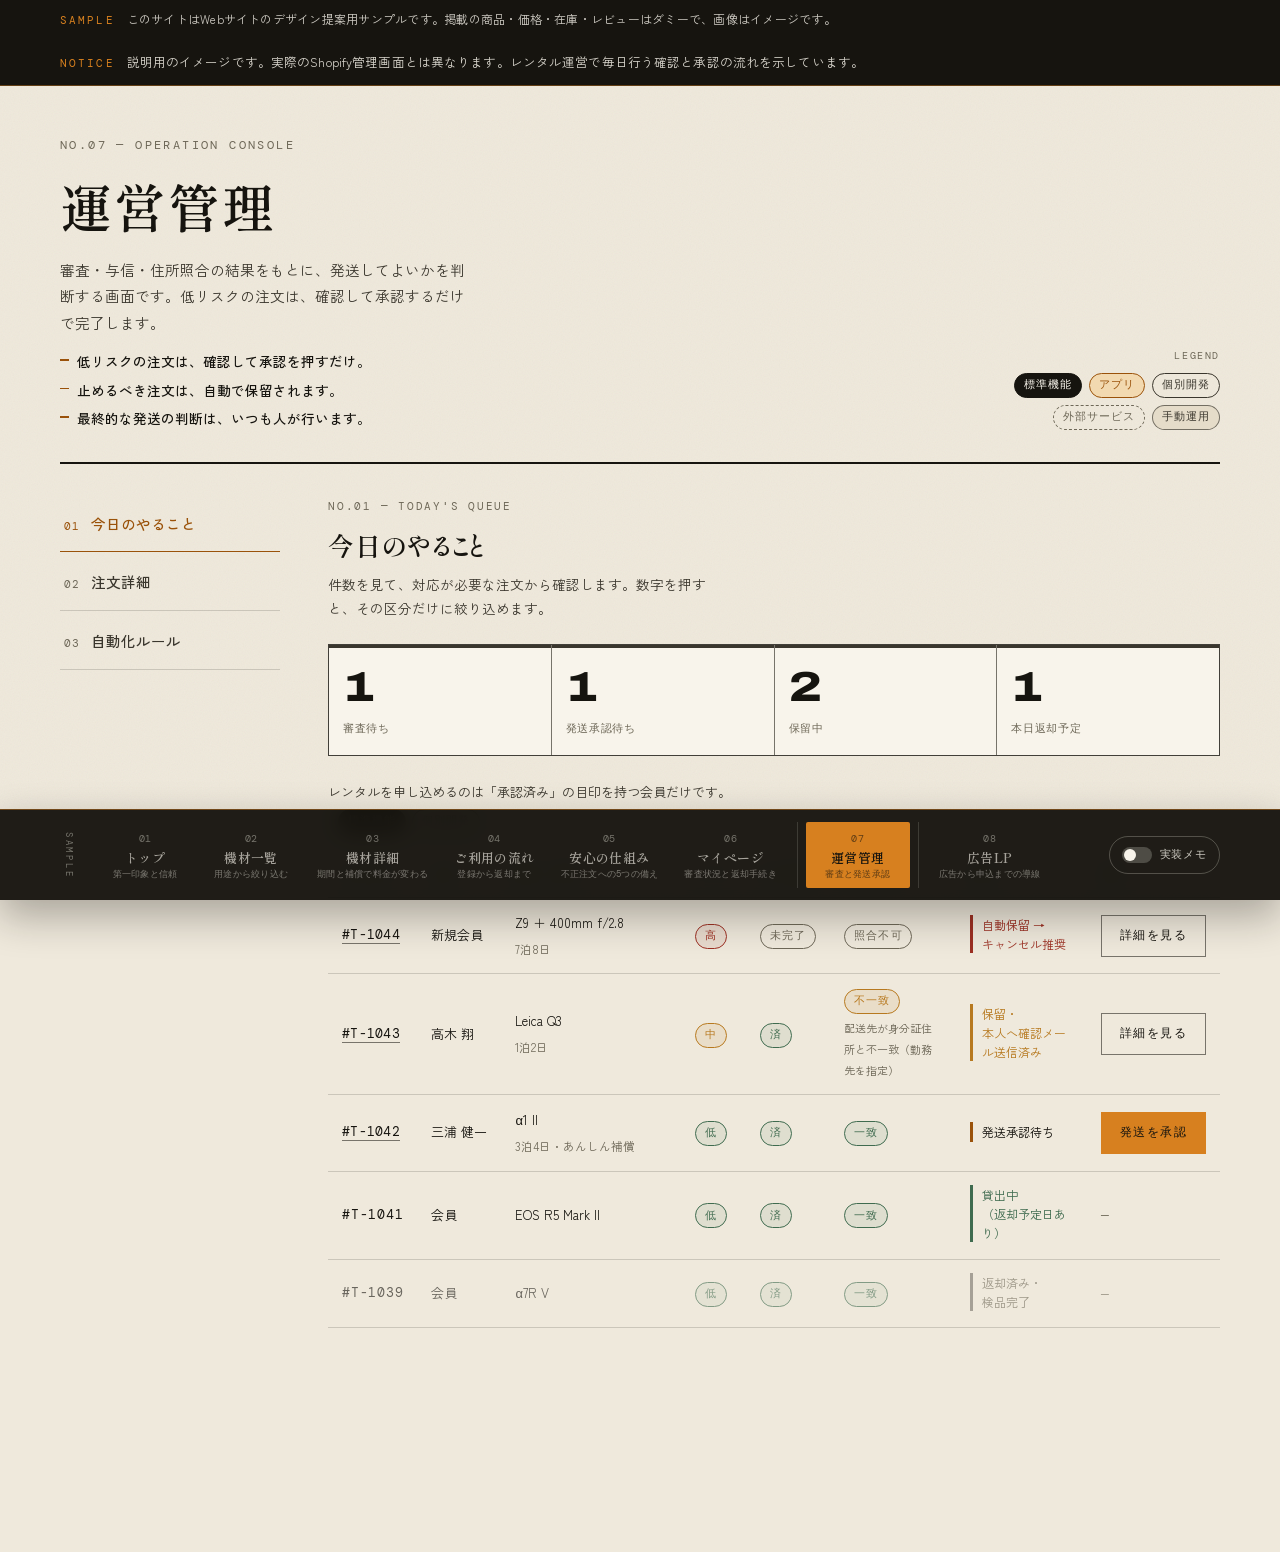
<file: admin.html>
<!DOCTYPE html>
<html lang="ja" data-page="admin" data-chrome="admin">
<head>
<meta charset="UTF-8">
<meta name="viewport" content="width=device-width, initial-scale=1">
<title>運営管理イメージ｜TAMESU</title>
<meta name="description" content="審査、リスク判定、発送承認の流れを示す説明用イメージ。">
<meta name="robots" content="noindex,nofollow,noarchive">
<meta property="og:type" content="website">
<meta property="og:site_name" content="TAMESU（仮称）">
<meta property="og:title" content="運営管理イメージ｜TAMESU">
<meta property="og:description" content="審査、リスク判定、発送承認の流れを示す説明用イメージ。">
<meta property="og:image" content="assets/img/og.jpg">
<meta property="og:locale" content="ja_JP">
<meta name="twitter:card" content="summary_large_image">
<link rel="preconnect" href="https://fonts.googleapis.com">
<link rel="preconnect" href="https://fonts.gstatic.com" crossorigin>
<link rel="stylesheet" href="https://fonts.googleapis.com/css2?family=Archivo:wdth,wght@62..125,400..800&family=DM+Mono:wght@400;500&family=Shippori+Mincho+B1:wght@500;700&family=Zen+Kaku+Gothic+New:wght@400;500;700&display=swap">
<link rel="stylesheet" href="assets/css/base.css?v=09211150">
<link rel="stylesheet" href="assets/css/admin.css?v=09211150">
<noscript><style>.u-reveal{opacity:1!important;transform:none!important}</style></noscript>
</head>
<body>

<div class="c-samplebar" role="note">
  <p class="l-container c-samplebar__inner"><span class="u-mono c-samplebar__tag">SAMPLE</span><span class="c-samplebar__text">このサイトはWebサイトのデザイン提案用サンプルです。掲載の商品・価格・在庫・レビューはダミーで、画像はイメージです。</span></p>
</div>

<header class="c-header" data-header>
  <div class="l-container c-header__inner">
    <a class="c-header__brand" href="index.html">
      <span class="c-header__word">TAMESU</span>
      <span class="c-header__tag">仮称</span>
      <span class="c-header__sub">高額カメラ専門レンタル</span>
    </a>
    <nav class="c-header__nav" aria-label="サイト内ナビゲーション">
      <a href="collection.html">機材を選ぶ</a>
      <a href="guide.html">ご利用の流れ</a>
      <a href="security.html">安心の仕組み</a>
      <a href="mypage.html">マイページ</a>
    </nav>
    <div class="c-header__actions">
      <button class="c-btn c-btn--amber c-btn--sm" type="button" data-demo="このサイトはサンプルです。会員登録は行われません。">無料会員登録</button>
      <button class="c-header__burger" type="button" data-menu-toggle aria-expanded="false" aria-controls="mobileMenu">
        <span aria-hidden="true"></span><span aria-hidden="true"></span><span aria-hidden="true"></span>
        <span class="u-visually-hidden">メニューを開く</span>
      </button>
    </div>
  </div>
  <div class="c-header__mobile" id="mobileMenu" data-mobile-menu>
    <nav aria-label="モバイルナビゲーション">
      <a href="collection.html">機材を選ぶ</a>
      <a href="guide.html">ご利用の流れ</a>
      <a href="security.html">安心の仕組み</a>
      <a href="mypage.html">マイページ</a>
      <a href="index.html#faq">よくある質問</a>
    </nav>
    <button class="c-btn c-btn--amber" type="button" data-demo="このサイトはサンプルです。会員登録は行われません。">無料会員登録</button>
  </div>
</header>

<main id="page-admin" class="l-main"><!-- ============================================================
     admin — 運営管理イメージ（chrome=admin。サンプルバー＋dockのみ共通）
     管理画面の枠（左ナビ＋上部バー＋メイン）はこの断片内で自作する。
     ============================================================ -->

<div class="p-admin-banner" role="note">
  <p class="l-container p-admin-banner__inner">
    <span class="u-mono p-admin-banner__tag">NOTICE</span>
    <span class="p-admin-banner__text">説明用のイメージです。実際のShopify管理画面とは異なります。レンタル運営で毎日行う確認と承認の流れを示しています。</span>
  </p>
</div>

<section class="p-admin-shell" id="page-admin-shell" aria-label="運営管理コンソール">
  <div class="l-container p-admin-shellInner">

    <header class="p-admin-head u-reveal" style="--d:0s">
      <div class="p-admin-head__title">
        <p class="p-admin-head__eyebrow u-mono">No.07 — OPERATION CONSOLE</p>
        <h1 class="p-admin-head__h1 u-mincho">運営管理</h1>
        <p class="p-admin-head__lead">審査・与信・住所照合の結果をもとに、発送してよいかを判断する画面です。低リスクの注文は、確認して承認するだけで完了します。</p>
        <ul class="p-admin-head__points">
          <li>低リスクの注文は、確認して承認を押すだけ。</li>
          <li>止めるべき注文は、自動で保留されます。</li>
          <li>最終的な発送の判断は、いつも人が行います。</li>
        </ul>
      </div>
      <div class="p-admin-legend" aria-label="実装種別の凡例">
        <span class="p-admin-legend__label u-mono">LEGEND</span>
        <span class="p-admin-legend__list">
          <span class="c-badge c-badge--native">標準機能</span>
          <span class="c-badge c-badge--app">アプリ</span>
          <span class="c-badge c-badge--custom">個別開発</span>
          <span class="c-badge c-badge--external">外部サービス</span>
          <span class="c-badge c-badge--ops">手動運用</span>
        </span>
      </div>
    </header>

    <div class="p-admin-frame">

      <nav class="p-admin-nav" data-admin-nav aria-label="画面の切り替え">
        <a class="p-admin-nav__item is-current" data-tab-link="today" href="#today" aria-current="page">
          <span class="p-admin-nav__no u-mono">01</span>
          <span class="p-admin-nav__name">今日のやること</span>
        </a>
        <a class="p-admin-nav__item" data-tab-link="order" href="#order-T-1042">
          <span class="p-admin-nav__no u-mono">02</span>
          <span class="p-admin-nav__name">注文詳細</span>
        </a>
        <a class="p-admin-nav__item" data-tab-link="rules" href="#rules">
          <span class="p-admin-nav__no u-mono">03</span>
          <span class="p-admin-nav__name">自動化ルール</span>
        </a>
      </nav>

      <div class="p-admin-main" data-admin-main>

        <!-- ============================================================
             01 — 今日のやること
             ============================================================ -->
        <section class="p-admin-panel" data-panel="today" id="panelToday">
          <header class="p-admin-panelHead u-reveal" style="--d:0s">
            <p class="p-admin-panelHead__eyebrow u-mono">No.01 — TODAY'S QUEUE</p>
            <h2 class="p-admin-panelHead__title u-mincho">今日のやること</h2>
            <p class="p-admin-panelHead__lead">件数を見て、対応が必要な注文から確認します。数字を押すと、その区分だけに絞り込めます。</p>
          </header>

          <div class="p-admin-metrics u-reveal" style="--d:.06s">
            <button type="button" class="p-admin-metric" data-metric="review">
              <p class="p-admin-metric__num u-wide" id="metricReview">—</p>
              <p class="p-admin-metric__label">審査待ち</p>
            </button>
            <button type="button" class="p-admin-metric" data-metric="ship">
              <p class="p-admin-metric__num u-wide" id="metricShip">—</p>
              <p class="p-admin-metric__label">発送承認待ち</p>
            </button>
            <button type="button" class="p-admin-metric" data-metric="hold">
              <p class="p-admin-metric__num u-wide" id="metricHold">—</p>
              <p class="p-admin-metric__label">保留中</p>
            </button>
            <button type="button" class="p-admin-metric" data-metric="return">
              <p class="p-admin-metric__num u-wide" id="metricReturn">—</p>
              <p class="p-admin-metric__label">本日返却予定</p>
            </button>
          </div>

          <p class="p-admin-tableIntro">
            レンタルを申し込めるのは「承認済み」の目印を持つ会員だけです。
            <span class="p-admin-badgeRow"><span class="c-badge c-badge--native">標準機能</span><span class="c-badge c-badge--custom">個別開発</span></span>
          </p>

          <aside class="c-memo" data-memo data-ref="N-06" data-type="native custom app" data-plan="standard" data-confidence="確認済">
            <h4>承認済み会員だけが申込める仕組み</h4>
            <p>審査に通った会員には「承認済み」の目印（タグ）を付けて管理します。目印のない会員には画面上で申込みを見せない、または止める形で制御します。より確実に止めたい場合はアプリを組み合わせます。</p>
          </aside>

          <div class="p-admin-tablewrap u-reveal" style="--d:.1s">
            <div class="c-table-wrap">
              <table class="c-table p-admin-table" id="orderTable">
                <thead>
                  <tr>
                    <th>注文番号</th>
                    <th>会員</th>
                    <th>機材・期間</th>
                    <th>リスク</th>
                    <th>本人確認</th>
                    <th>三点照合</th>
                    <th>状態</th>
                    <th>操作</th>
                  </tr>
                </thead>
                <tbody id="orderTableBody"></tbody>
              </table>
            </div>
            <div class="p-admin-cards" id="orderCards"></div>
            <p class="p-admin-filterNote" id="filterNote" hidden>
              <span class="u-mono">絞り込み中</span>
              <button type="button" class="c-btn c-btn--ghost c-btn--sm" id="filterClear">解除する</button>
            </p>
          </div>
        </section>

        <!-- ============================================================
             02 — 注文詳細
             ============================================================ -->
        <section class="p-admin-panel" data-panel="order" id="panelOrder" hidden>
          <header class="p-admin-panelHead u-reveal" style="--d:0s">
            <p class="p-admin-panelHead__eyebrow u-mono">No.02 — ORDER DETAIL</p>
            <h2 class="p-admin-panelHead__title u-mincho">注文詳細</h2>
            <p class="p-admin-panelHead__lead">リスク判定・本人確認・住所照合の結果を1件ずつ確認し、発送してよいかを判断します。</p>
          </header>

          <div class="p-admin-orderChips" id="orderChips">
            <a class="c-chip p-admin-chip" href="#order-T-1042" data-order-chip="#T-1042" data-risk="low"><b>#T-1042</b><small>三浦 健一・低リスク</small></a>
            <a class="c-chip p-admin-chip" href="#order-T-1043" data-order-chip="#T-1043" data-risk="mid"><b>#T-1043</b><small>高木 翔・中リスク</small></a>
            <a class="c-chip p-admin-chip" href="#order-T-1044" data-order-chip="#T-1044" data-risk="high"><b>#T-1044</b><small>新規会員・高リスク</small></a>
          </div>

          <div class="p-admin-orderHead u-reveal" style="--d:.04s">
            <div class="p-admin-orderHead__main">
              <p class="p-admin-orderHead__id u-wide" id="orderId">#T-1042</p>
              <p class="p-admin-orderHead__item" id="orderItem">—</p>
              <p class="p-admin-orderHead__member u-mono" id="orderMember">—</p>
            </div>
            <span class="c-badge p-admin-orderHead__riskBadge" id="orderRiskBadge">RISK</span>
          </div>

          <div class="p-admin-reasonBlock">
            <p class="p-admin-block__label u-mono">リスク判定の理由<span class="c-badge c-badge--native p-admin-inlineBadge">標準機能</span></p>
            <p class="p-admin-orderReason" id="orderReason">—</p>
          </div>

          <div class="p-admin-noteWrap" id="orderCancelNotice" hidden>
            <div class="p-admin-cancelNotice">
              <p class="p-admin-cancelNotice__mark u-mono">自動保留</p>
              <p class="p-admin-cancelNotice__title">キャンセルを推奨します</p>
              <ul class="p-admin-cancelNotice__reasons">
                <li>短時間に複数回の決済失敗</li>
                <li>カード名義と会員名の不一致</li>
                <li>登録から5分で高額注文</li>
              </ul>
            </div>
          </div>

          <div class="p-admin-grid2 u-reveal" style="--d:.06s">
            <div class="p-admin-block">
              <p class="p-admin-block__label u-mono">本人確認<span class="p-admin-badgeRow"><span class="c-badge c-badge--external p-admin-inlineBadge">外部サービス</span><span class="c-badge c-badge--ops p-admin-inlineBadge">手動運用</span></span></p>
              <p class="p-admin-block__body" id="orderKyc">—</p>
            </div>
            <div class="p-admin-block">
              <p class="p-admin-block__label u-mono">決済</p>
              <p class="p-admin-block__body" id="orderPayment">—</p>
            </div>
          </div>

          <aside class="c-memo" data-memo data-ref="N-05" data-type="external app ops" data-plan="start" data-confidence="一部要確認">
            <h4>本人確認の仕組み</h4>
            <p>身分証を自動でチェックする仕組みは、外部の本人確認サービスと別途契約が必要です。まずは書類の画像をスタッフが目視で確認する運用から始める方法もあります。書類の画像はShopify内には保存しません。</p>
          </aside>

          <div class="p-admin-matchBlock u-reveal" style="--d:.08s">
            <p class="p-admin-block__label u-mono">三点照合<span class="p-admin-badgeRow"><span class="c-badge c-badge--native p-admin-inlineBadge">標準機能</span><span class="c-badge c-badge--ops p-admin-inlineBadge">手動運用</span></span></p>
            <div class="p-admin-matchGrid" id="orderMatchGrid">
              <div class="p-admin-matchCol">
                <p class="p-admin-matchCol__h u-mono">本人確認書類の住所</p>
                <p class="p-admin-matchCol__v" id="matchId">—</p>
              </div>
              <div class="p-admin-matchCol">
                <p class="p-admin-matchCol__h u-mono">請求先住所</p>
                <p class="p-admin-matchCol__v" id="matchBilling">—</p>
              </div>
              <div class="p-admin-matchCol">
                <p class="p-admin-matchCol__h u-mono">配送先住所</p>
                <p class="p-admin-matchCol__v" id="matchShipping">—</p>
              </div>
            </div>
            <p class="p-admin-matchResult">
              <span class="c-badge" id="matchBadge">—</span>
              <span id="matchNote">—</span>
            </p>
            <aside class="c-memo" data-memo data-ref="N-11" data-type="native ops" data-plan="standard" data-confidence="一部要確認">
              <h4>この照合は人の目で行います</h4>
              <p>発送前に注文を一時的に止める「保留」の標準機能はありますが、本人確認書類・請求先・配送先の住所を自動で突き合わせる機能はありません。三点照合は人の目で行います。</p>
            </aside>
          </div>

          <div class="p-admin-timelineWrap u-reveal" style="--d:.1s">
            <p class="p-admin-block__label u-mono">審査タイムライン</p>
            <ol class="p-admin-timeline" id="orderTimeline"></ol>
          </div>

          <aside class="c-memo" data-memo data-ref="N-09" data-type="native ops" data-plan="start" data-confidence="一部要確認">
            <h4>不正注文の自動分析</h4>
            <p>注文を自動でチェックし、不正利用の疑いを低・中・高で表示する標準機能です。この判定だけでは本人確認の代わりにはならず、人の目によるチェックと組み合わせて使います。</p>
          </aside>

          <div class="p-admin-actions u-reveal" style="--d:.12s">
            <button class="c-btn c-btn--amber" type="button" id="actApprove">発送を承認</button>
            <button class="c-btn c-btn--ghost" type="button" id="actHold">保留して確認メールを送る</button>
            <button class="c-btn c-btn--ghost" type="button" id="actCancel">キャンセルする</button>
          </div>
        </section>

        <!-- ============================================================
             03 — 自動化ルール
             ============================================================ -->
        <section class="p-admin-panel" data-panel="rules" id="panelRules" hidden>
          <header class="p-admin-panelHead u-reveal" style="--d:0s">
            <p class="p-admin-panelHead__eyebrow u-mono">No.03 — AUTOMATION RULES</p>
            <h2 class="p-admin-panelHead__title u-mincho">自動化ルール</h2>
            <p class="p-admin-panelHead__lead">「きっかけ → 条件 → 動作」の3本で、確認作業の一部を自動化します。</p>
          </header>

          <div class="p-admin-rules u-reveal" style="--d:.06s">
            <article class="p-admin-rule">
              <header class="p-admin-rule__head">
                <p class="p-admin-rule__no u-wide">01</p>
                <h3 class="p-admin-rule__title">高リスクの注文 → 自動で保留し、担当者に通知</h3>
              </header>
              <div class="p-admin-rule__flow">
                <div class="p-admin-rule__step">
                  <p class="p-admin-rule__stepLabel u-mono">きっかけ</p>
                  <p class="p-admin-rule__stepBody">注文のリスク分析が完了する</p>
                </div>
                <span class="p-admin-rule__arrow" aria-hidden="true"><svg class="p-admin-rule__arrowH" viewBox="0 0 40 24"><path d="M2 12H36M27 4L36 12L27 20" fill="none" stroke="currentColor" stroke-width="2"/></svg><svg class="p-admin-rule__arrowV" viewBox="0 0 24 40"><path d="M12 2V36M4 27L12 36L20 27" fill="none" stroke="currentColor" stroke-width="2"/></svg></span>
                <div class="p-admin-rule__step">
                  <p class="p-admin-rule__stepLabel u-mono">条件</p>
                  <p class="p-admin-rule__stepBody">リスク判定が「高」</p>
                </div>
                <span class="p-admin-rule__arrow" aria-hidden="true"><svg class="p-admin-rule__arrowH" viewBox="0 0 40 24"><path d="M2 12H36M27 4L36 12L27 20" fill="none" stroke="currentColor" stroke-width="2"/></svg><svg class="p-admin-rule__arrowV" viewBox="0 0 24 40"><path d="M12 2V36M4 27L12 36L20 27" fill="none" stroke="currentColor" stroke-width="2"/></svg></span>
                <div class="p-admin-rule__step p-admin-rule__step--action">
                  <p class="p-admin-rule__stepLabel u-mono">動作</p>
                  <p class="p-admin-rule__stepBody">発送を自動で保留し、担当者へ通知する</p>
                </div>
              </div>
              <div class="p-admin-rule__badges">
                <span class="c-badge c-badge--native">標準機能</span>
                <span class="c-badge c-badge--ops">手動運用</span>
              </div>
            </article>

            <article class="p-admin-rule">
              <header class="p-admin-rule__head">
                <p class="p-admin-rule__no u-wide">02</p>
                <h3 class="p-admin-rule__title">本人確認が未完了 → 発送を保留</h3>
              </header>
              <div class="p-admin-rule__flow">
                <div class="p-admin-rule__step">
                  <p class="p-admin-rule__stepLabel u-mono">きっかけ</p>
                  <p class="p-admin-rule__stepBody">注文が作成される</p>
                </div>
                <span class="p-admin-rule__arrow" aria-hidden="true"><svg class="p-admin-rule__arrowH" viewBox="0 0 40 24"><path d="M2 12H36M27 4L36 12L27 20" fill="none" stroke="currentColor" stroke-width="2"/></svg><svg class="p-admin-rule__arrowV" viewBox="0 0 24 40"><path d="M12 2V36M4 27L12 36L20 27" fill="none" stroke="currentColor" stroke-width="2"/></svg></span>
                <div class="p-admin-rule__step">
                  <p class="p-admin-rule__stepLabel u-mono">条件</p>
                  <p class="p-admin-rule__stepBody">会員に「本人確認済み」の目印が無い</p>
                </div>
                <span class="p-admin-rule__arrow" aria-hidden="true"><svg class="p-admin-rule__arrowH" viewBox="0 0 40 24"><path d="M2 12H36M27 4L36 12L27 20" fill="none" stroke="currentColor" stroke-width="2"/></svg><svg class="p-admin-rule__arrowV" viewBox="0 0 24 40"><path d="M12 2V36M4 27L12 36L20 27" fill="none" stroke="currentColor" stroke-width="2"/></svg></span>
                <div class="p-admin-rule__step p-admin-rule__step--action">
                  <p class="p-admin-rule__stepLabel u-mono">動作</p>
                  <p class="p-admin-rule__stepBody">発送を保留にする</p>
                </div>
              </div>
              <div class="p-admin-rule__badges">
                <span class="c-badge c-badge--native">標準機能</span>
                <span class="c-badge c-badge--custom">個別開発</span>
              </div>
            </article>

            <article class="p-admin-rule">
              <header class="p-admin-rule__head">
                <p class="p-admin-rule__no u-wide">03</p>
                <h3 class="p-admin-rule__title">承認済み会員 かつ 低リスク → 発送承認待ちへ</h3>
              </header>
              <div class="p-admin-rule__flow">
                <div class="p-admin-rule__step">
                  <p class="p-admin-rule__stepLabel u-mono">きっかけ</p>
                  <p class="p-admin-rule__stepBody">注文のリスク分析が完了する</p>
                </div>
                <span class="p-admin-rule__arrow" aria-hidden="true"><svg class="p-admin-rule__arrowH" viewBox="0 0 40 24"><path d="M2 12H36M27 4L36 12L27 20" fill="none" stroke="currentColor" stroke-width="2"/></svg><svg class="p-admin-rule__arrowV" viewBox="0 0 24 40"><path d="M12 2V36M4 27L12 36L20 27" fill="none" stroke="currentColor" stroke-width="2"/></svg></span>
                <div class="p-admin-rule__step">
                  <p class="p-admin-rule__stepLabel u-mono">条件</p>
                  <p class="p-admin-rule__stepBody">会員が「承認済み」かつ リスク判定が「低」</p>
                </div>
                <span class="p-admin-rule__arrow" aria-hidden="true"><svg class="p-admin-rule__arrowH" viewBox="0 0 40 24"><path d="M2 12H36M27 4L36 12L27 20" fill="none" stroke="currentColor" stroke-width="2"/></svg><svg class="p-admin-rule__arrowV" viewBox="0 0 24 40"><path d="M12 2V36M4 27L12 36L20 27" fill="none" stroke="currentColor" stroke-width="2"/></svg></span>
                <div class="p-admin-rule__step p-admin-rule__step--action">
                  <p class="p-admin-rule__stepLabel u-mono">動作</p>
                  <p class="p-admin-rule__stepBody">「発送承認待ち」の一覧に表示する（最終確認は担当者）</p>
                </div>
              </div>
              <div class="p-admin-rule__badges">
                <span class="c-badge c-badge--native">標準機能</span>
                <span class="c-badge c-badge--ops">手動運用</span>
              </div>
            </article>
          </div>

          <aside class="c-memo" data-memo data-ref="N-10" data-type="native" data-plan="standard" data-confidence="確認済">
            <h4>自動化の土台はShopify Flow</h4>
            <p>「高リスクの注文が来たら自動で保留してスタッフに知らせる」といった業務の自動化は、Shopify Flowという標準ツールで作れます。ただし一部の高度な機能は契約プランによって使える・使えないが分かれます。</p>
          </aside>

          <div class="c-notice">
            <span class="c-notice__mark u-mono">NOTE</span>
            <p>3つのルールはいずれも通知先を担当者にしています。会員ごとに内容が異なる審査結果メールを、Shopify Flow単体でお客様へ自動送信することはできないためです。お客様へのご案内は別の仕組みと組み合わせて検討します。</p>
          </div>

          <aside class="c-memo" data-memo data-ref="N-12" data-type="native app custom external" data-plan="start" data-confidence="要確認">
            <h4>お客様ごとに異なるメールの自動送信</h4>
            <p>注文確認・発送通知などの定型メールは標準機能で自動送信できます。ただし審査結果のようにお客様ごとに内容が変わるメールの自動送信には、アプリや外部サービスとの連携など別の仕組みが必要です。</p>
          </aside>
        </section>

      </div>
    </div>
  </div>
</section>
</main>

<footer class="c-footer">
  <div class="l-container c-footer__inner">
    <div class="c-footer__brand">
      <p class="c-footer__word">TAMESU<span class="c-footer__tag">仮称</span></p>
      <p class="c-footer__catch">憧れの一台を、買う前に試す。<br>必要な日だけ、安心して。</p>
    </div>
    <nav class="c-footer__nav" aria-label="フッターナビゲーション">
      <div class="c-footer__col">
        <p class="c-footer__heading u-mono">CUSTOMER</p>
        <a href="index.html">トップ</a>
        <a href="collection.html">機材一覧</a>
        <a href="product.html">機材詳細</a>
        <a href="guide.html">ご利用の流れ</a>
        <a href="security.html">安心の仕組み</a>
        <a href="mypage.html">マイページ</a>
      </div>
      <div class="c-footer__col">
        <p class="c-footer__heading u-mono">OPERATION</p>
        <a href="admin.html">運営管理</a>
        <a href="lp.html">広告LP</a>
      </div>
    </nav>
    <div class="c-footer__meta">
      <p class="c-footer__company">運営会社　（御社名が入ります）</p>
      <p class="c-footer__note">本サイトはWebサイトのデザイン提案用サンプルです。掲載の商品・価格・在庫・レビューはダミーで、画像はイメージです。記載の会社名・製品名は各社の商標または登録商標です。Shopify は Shopify Inc. の商標です。</p>
    </div>
  </div>
  <div class="l-container c-footer__bottom">
    <span class="u-mono">© TAMESU — PROPOSAL SAMPLE</span>
    <span class="u-mono c-footer__credit">Sample by MIAKISS</span>
  </div>
</footer>

<nav class="c-dock" data-dock aria-label="サンプルページ切り替え">
  <div class="c-dock__inner">
    <span class="c-dock__label" aria-hidden="true">SAMPLE</span>
    <div class="c-dock__scroll" data-dock-scroll>
      <div class="c-dock__group" data-group="customer">
        <a class="c-dock__item" href="index.html" data-nav="index"><span class="c-dock__no u-mono">01</span><span class="c-dock__name">トップ</span><span class="c-dock__hint">第一印象と信頼</span></a>
        <a class="c-dock__item" href="collection.html" data-nav="collection"><span class="c-dock__no u-mono">02</span><span class="c-dock__name">機材一覧</span><span class="c-dock__hint">用途から絞り込む</span></a>
        <a class="c-dock__item" href="product.html" data-nav="product"><span class="c-dock__no u-mono">03</span><span class="c-dock__name">機材詳細</span><span class="c-dock__hint">期間と補償で料金が変わる</span></a>
        <a class="c-dock__item" href="guide.html" data-nav="guide"><span class="c-dock__no u-mono">04</span><span class="c-dock__name">ご利用の流れ</span><span class="c-dock__hint">登録から返却まで</span></a>
        <a class="c-dock__item" href="security.html" data-nav="security"><span class="c-dock__no u-mono">05</span><span class="c-dock__name">安心の仕組み</span><span class="c-dock__hint">不正注文への5つの備え</span></a>
        <a class="c-dock__item" href="mypage.html" data-nav="mypage"><span class="c-dock__no u-mono">06</span><span class="c-dock__name">マイページ</span><span class="c-dock__hint">審査状況と返却手続き</span></a>
      </div>
      <div class="c-dock__div" aria-hidden="true"></div>
      <div class="c-dock__group" data-group="operator">
        <a class="c-dock__item" href="admin.html" data-nav="admin"><span class="c-dock__no u-mono">07</span><span class="c-dock__name">運営管理</span><span class="c-dock__hint">審査と発送承認</span></a>
      </div>
      <div class="c-dock__div" aria-hidden="true"></div>
      <div class="c-dock__group" data-group="acquisition">
        <a class="c-dock__item" href="lp.html" data-nav="lp"><span class="c-dock__no u-mono">08</span><span class="c-dock__name">広告LP</span><span class="c-dock__hint">広告から申込までの導線</span></a>
      </div>
    </div>
    <button class="c-dock__memo" type="button" data-memo-toggle aria-pressed="false">
      <span class="c-dock__memoSwitch" aria-hidden="true"></span>
      <span class="c-dock__memoLabel">実装メモ</span>
    </button>
    <button class="c-dock__collapse" type="button" data-dock-collapse aria-expanded="true">
      <span class="u-visually-hidden">サンプルdockを折りたたむ</span>
      <span aria-hidden="true">︿</span>
    </button>
  </div>
</nav>

<div class="c-toast" id="toast" role="status" aria-live="polite"></div>

<script src="assets/js/data.js?v=09211150"></script>
<script src="assets/js/site.js?v=09211150"></script>
<script src="assets/js/admin.js?v=09211150"></script>
</body>
</html>
</file>
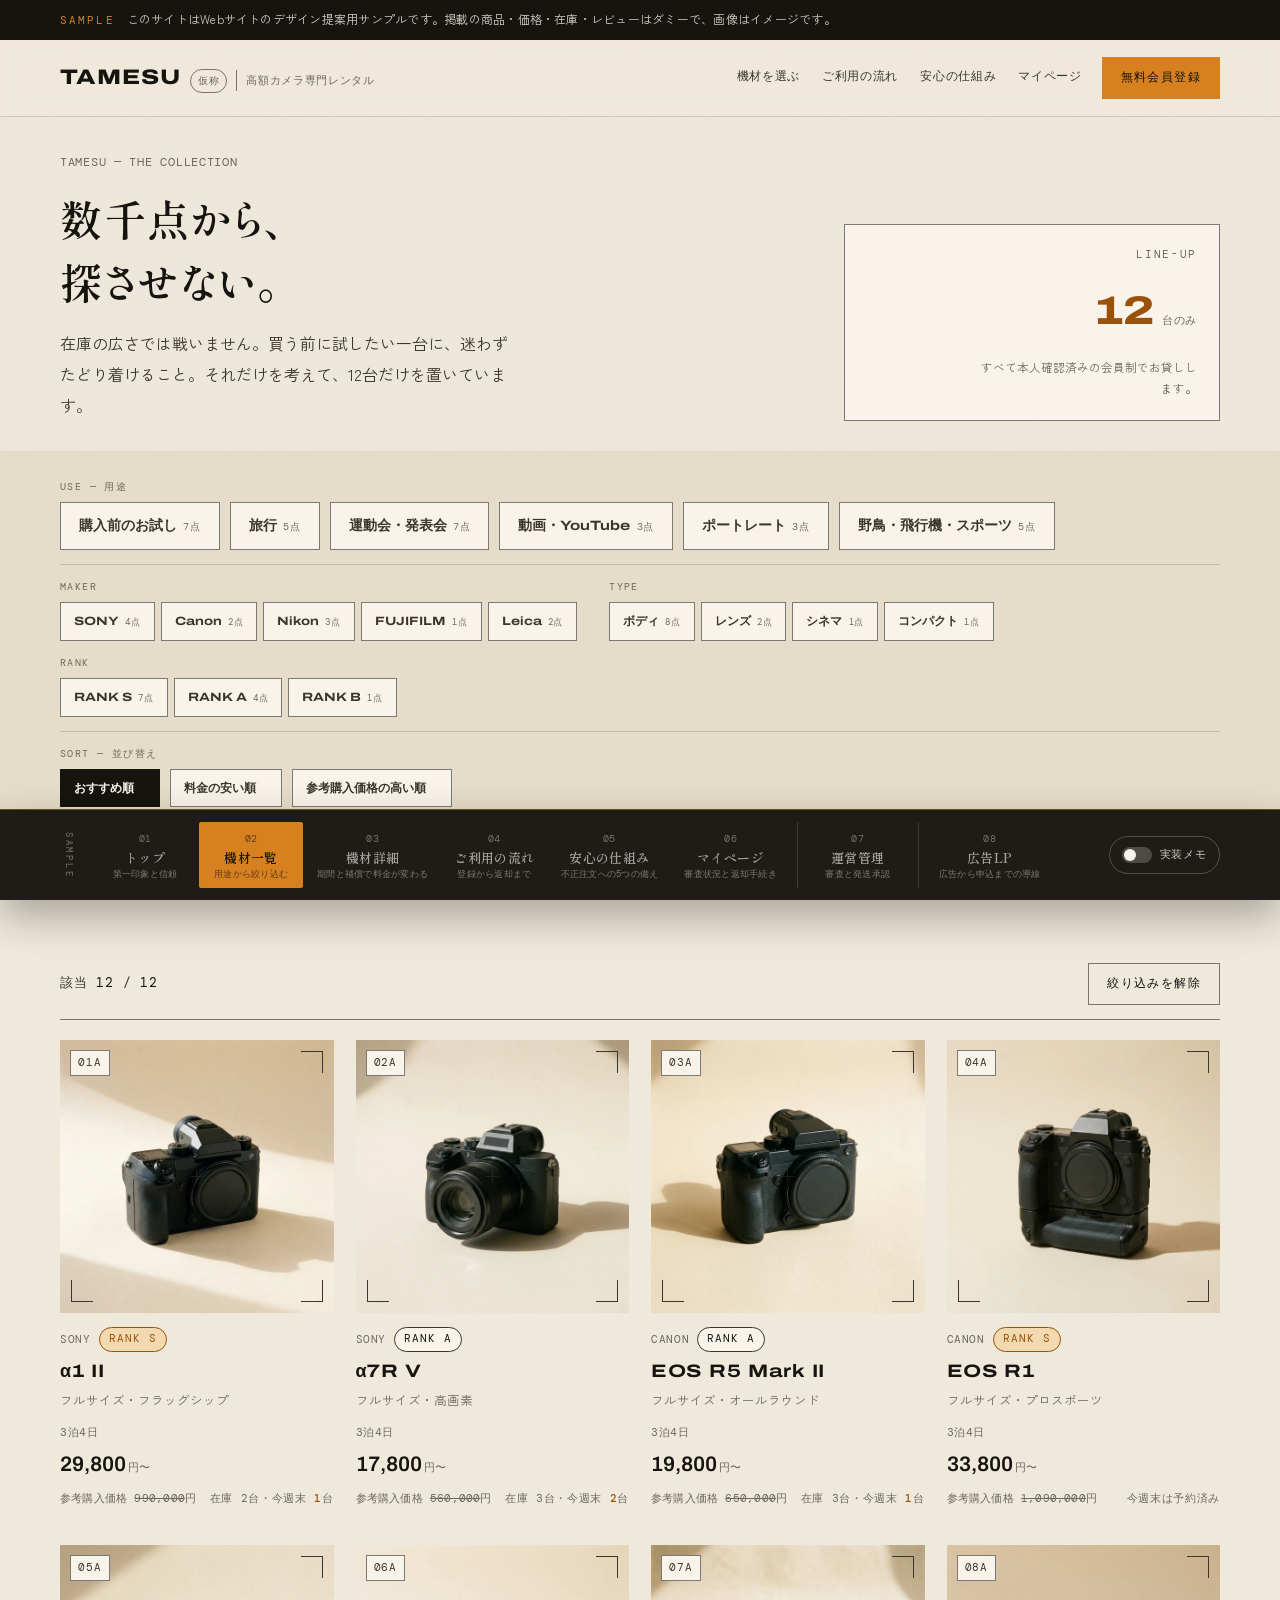
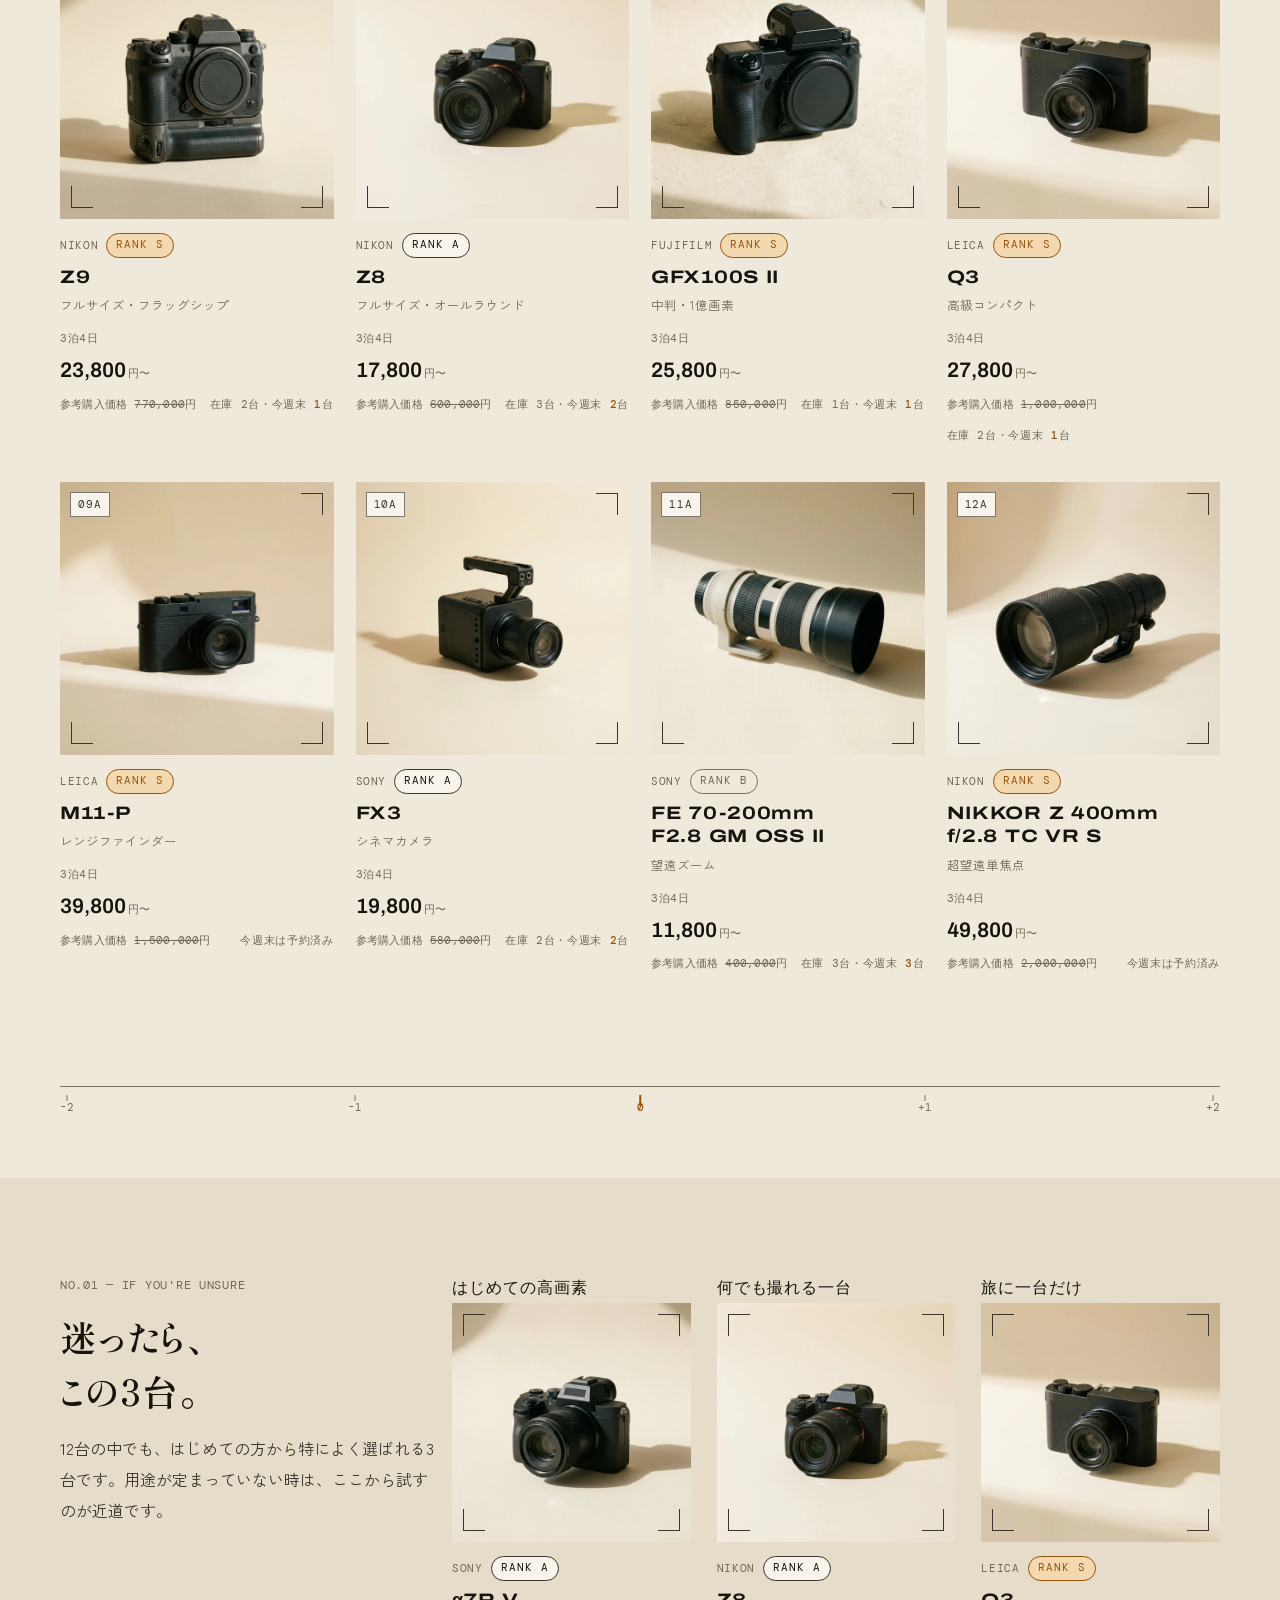
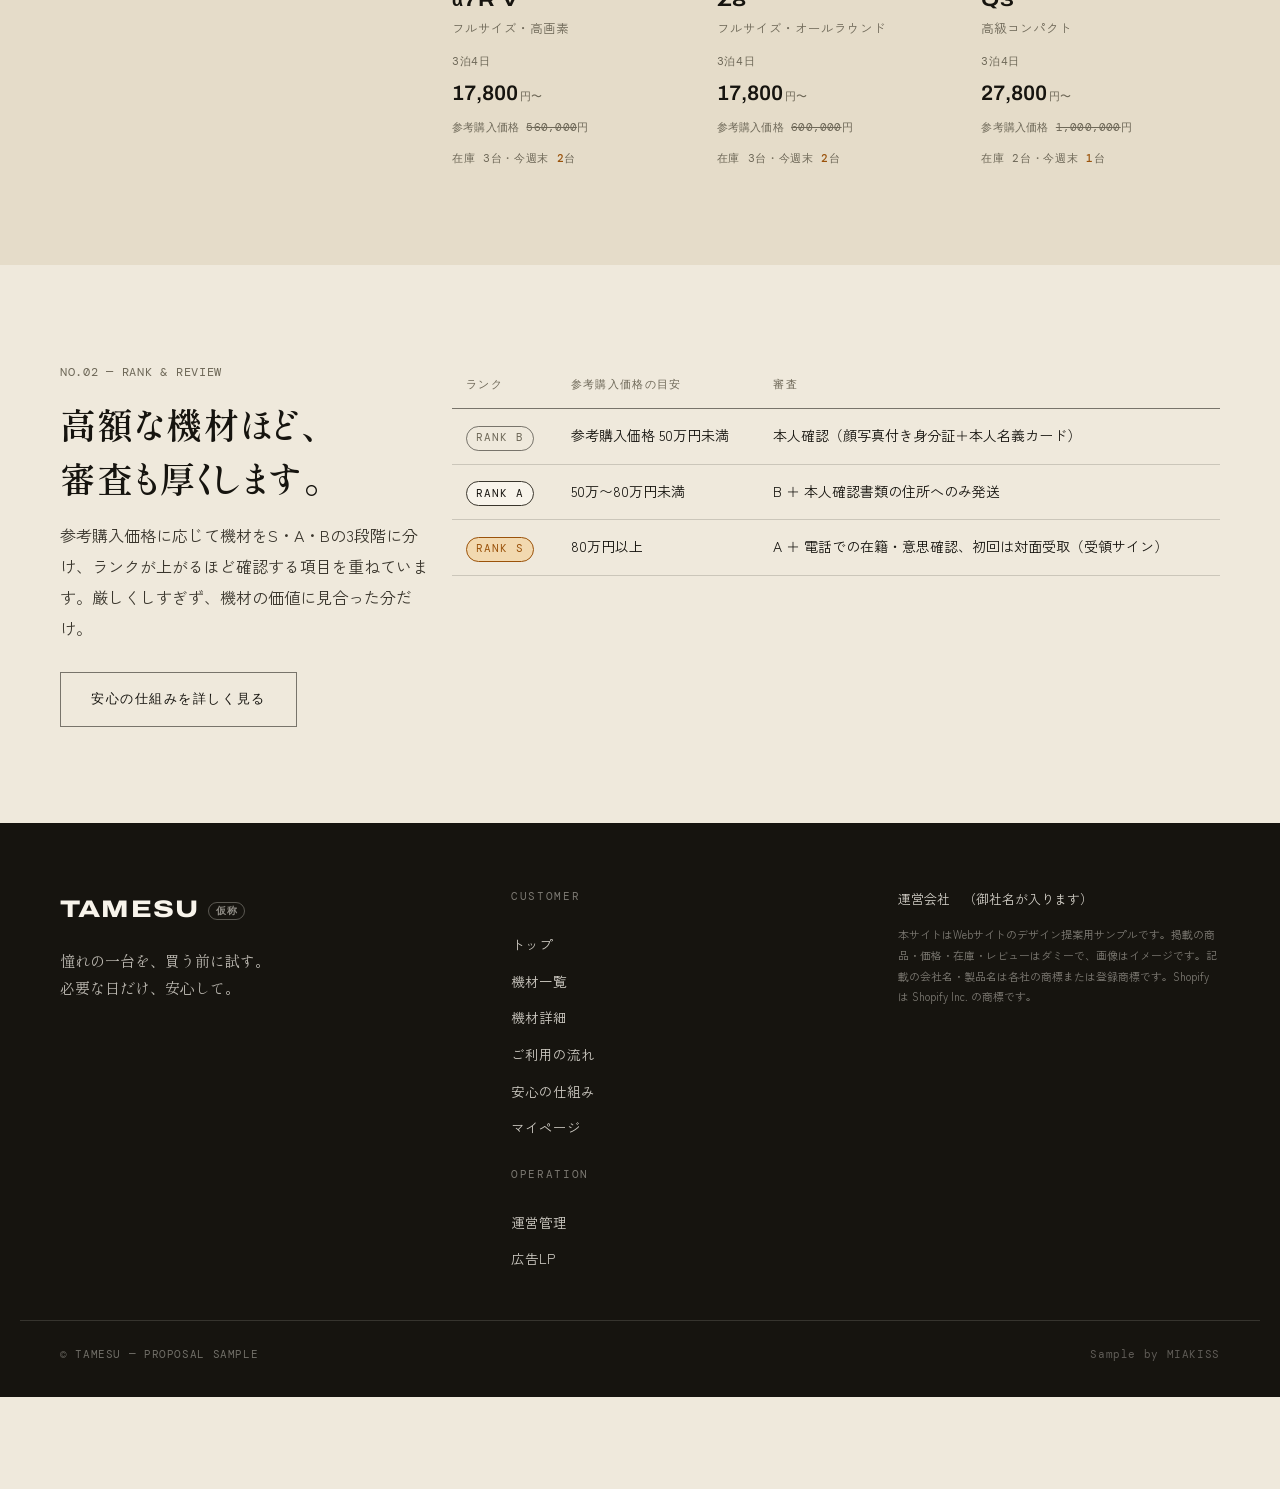
<file: collection.html>
<!DOCTYPE html>
<html lang="ja" data-page="collection" data-chrome="shop">
<head>
<meta charset="UTF-8">
<meta name="viewport" content="width=device-width, initial-scale=1">
<title>機材一覧｜TAMESU</title>
<meta name="description" content="厳選12台。用途・メーカー・種別から、試したい一台をすぐに見つけられます。">
<meta name="robots" content="noindex,nofollow,noarchive">
<meta property="og:type" content="website">
<meta property="og:site_name" content="TAMESU（仮称）">
<meta property="og:title" content="機材一覧｜TAMESU">
<meta property="og:description" content="厳選12台。用途・メーカー・種別から、試したい一台をすぐに見つけられます。">
<meta property="og:image" content="assets/img/og.jpg">
<meta property="og:locale" content="ja_JP">
<meta name="twitter:card" content="summary_large_image">
<link rel="preconnect" href="https://fonts.googleapis.com">
<link rel="preconnect" href="https://fonts.gstatic.com" crossorigin>
<link rel="stylesheet" href="https://fonts.googleapis.com/css2?family=Archivo:wdth,wght@62..125,400..800&family=DM+Mono:wght@400;500&family=Shippori+Mincho+B1:wght@500;700&family=Zen+Kaku+Gothic+New:wght@400;500;700&display=swap">
<link rel="stylesheet" href="assets/css/base.css?v=09211150">
<link rel="stylesheet" href="assets/css/collection.css?v=09211150">
<noscript><style>.u-reveal{opacity:1!important;transform:none!important}</style></noscript>
</head>
<body>

<div class="c-samplebar" role="note">
  <p class="l-container c-samplebar__inner"><span class="u-mono c-samplebar__tag">SAMPLE</span><span class="c-samplebar__text">このサイトはWebサイトのデザイン提案用サンプルです。掲載の商品・価格・在庫・レビューはダミーで、画像はイメージです。</span></p>
</div>

<header class="c-header" data-header>
  <div class="l-container c-header__inner">
    <a class="c-header__brand" href="index.html">
      <span class="c-header__word">TAMESU</span>
      <span class="c-header__tag">仮称</span>
      <span class="c-header__sub">高額カメラ専門レンタル</span>
    </a>
    <nav class="c-header__nav" aria-label="サイト内ナビゲーション">
      <a href="collection.html">機材を選ぶ</a>
      <a href="guide.html">ご利用の流れ</a>
      <a href="security.html">安心の仕組み</a>
      <a href="mypage.html">マイページ</a>
    </nav>
    <div class="c-header__actions">
      <button class="c-btn c-btn--amber c-btn--sm" type="button" data-demo="このサイトはサンプルです。会員登録は行われません。">無料会員登録</button>
      <button class="c-header__burger" type="button" data-menu-toggle aria-expanded="false" aria-controls="mobileMenu">
        <span aria-hidden="true"></span><span aria-hidden="true"></span><span aria-hidden="true"></span>
        <span class="u-visually-hidden">メニューを開く</span>
      </button>
    </div>
  </div>
  <div class="c-header__mobile" id="mobileMenu" data-mobile-menu>
    <nav aria-label="モバイルナビゲーション">
      <a href="collection.html">機材を選ぶ</a>
      <a href="guide.html">ご利用の流れ</a>
      <a href="security.html">安心の仕組み</a>
      <a href="mypage.html">マイページ</a>
      <a href="index.html#faq">よくある質問</a>
    </nav>
    <button class="c-btn c-btn--amber" type="button" data-demo="このサイトはサンプルです。会員登録は行われません。">無料会員登録</button>
  </div>
</header>

<main id="page-collection" class="l-main"><!-- ============================================================
     collection — 機材一覧（厳選12台。絞り込みと並び替え）
     ============================================================ -->

<section class="c-sec c-sec--tight" id="head" aria-label="ページ見出し">
  <div class="l-container">
    <div class="l-grid p-collection-head">
      <header class="c-sec__head c-sec__head--wide p-collection-head__copy u-reveal" style="--d:0s">
        <p class="c-sec__label"><span class="u-mono">TAMESU — THE COLLECTION</span></p>
        <h1 class="c-sec__title">数千点から、<br>探させない。</h1>
        <p class="c-sec__lead">在庫の広さでは戦いません。買う前に試したい一台に、迷わずたどり着けること。それだけを考えて、12台だけを置いています。</p>
      </header>

      <div class="p-collection-head__count u-reveal" style="--d:.1s">
        <p class="p-collection-head__countLabel u-mono">LINE-UP</p>
        <p class="p-collection-head__countNum"><span class="u-wide">12</span><span class="p-collection-head__countUnit u-mono">台のみ</span></p>
        <p class="p-collection-head__countNote">すべて本人確認済みの会員制でお貸しします。</p>
      </div>
    </div>
  </div>
</section>

<section class="c-sec c-sec--tight c-sec--paper2 p-collection-filtersSec" id="filters" aria-label="絞り込みと並び替え">
  <div class="l-container">
    <div class="p-collection-filters u-reveal" style="--d:0s" data-filters>
      <div class="p-collection-filters__group p-collection-filters__group--use">
        <p class="p-collection-filters__label u-mono">USE — 用途</p>
        <div class="c-chip-row" data-chip-group="use"></div>
      </div>

      <div class="p-collection-filters__secondary">
        <div class="p-collection-filters__group">
          <p class="p-collection-filters__label u-mono">MAKER</p>
          <div class="c-chip-row" data-chip-group="maker"></div>
        </div>
        <div class="p-collection-filters__group">
          <p class="p-collection-filters__label u-mono">TYPE</p>
          <div class="c-chip-row" data-chip-group="type"></div>
        </div>
        <div class="p-collection-filters__group">
          <p class="p-collection-filters__label u-mono">RANK</p>
          <div class="c-chip-row" data-chip-group="rank"></div>
        </div>
      </div>

      <div class="p-collection-filters__group p-collection-filters__group--sort">
        <p class="p-collection-filters__label u-mono">SORT — 並び替え</p>
        <div class="c-chip-row" data-sort-group>
          <button class="c-chip c-chip--reco" type="button" data-sort="reco" aria-pressed="true"><b>おすすめ順</b><small>&nbsp;</small></button>
          <button class="c-chip" type="button" data-sort="priceAsc" aria-pressed="false"><b>料金の安い順</b><small>&nbsp;</small></button>
          <button class="c-chip" type="button" data-sort="refDesc" aria-pressed="false"><b>参考購入価格の高い順</b><small>&nbsp;</small></button>
        </div>
      </div>
    </div>

    <aside class="c-memo" data-memo data-ref="N-02" data-type="app" data-plan="standard" data-confidence="確認済">
      <h4>絞り込みの仕組み</h4>
      <p>Shopify公式の無料の絞り込み用アプリで、用途・メーカー・種別・ランクなどの条件による絞り込みを設定します。1ストアあたり作成できるフィルターには上限（最大25個）があります。</p>
    </aside>
  </div>
</section>

<div class="l-container p-collection-scaleTight"><ul class="c-scale" aria-hidden="true"><li>-2</li><li>-1</li><li class="is-mid">0</li><li>+1</li><li>+2</li></ul></div>

<!-- ============================================================ -->
<section class="c-sec c-sec--tight" id="sheet" aria-label="機材一覧">
  <div class="l-container">
    <div class="p-collection-sheetHead u-reveal" style="--d:0s">
      <p class="p-collection-sheetHead__count u-mono">該当 <span data-result-count>12</span> / <span data-total-count>12</span></p>
      <button class="c-btn c-btn--ghost c-btn--sm" type="button" data-filter-reset>絞り込みを解除</button>
    </div>

    <div class="c-sheet u-reveal" style="--d:.06s" id="collectionSheet" data-sheet></div>

    <div class="p-collection-empty" id="collectionEmpty" hidden>
      <p class="p-collection-empty__eyebrow u-mono">NO RESULTS</p>
      <p class="p-collection-empty__title">条件に一致する機材がありません。</p>
      <p class="p-collection-empty__desc">絞り込みを減らすと、他の機材が表示されます。</p>
      <button class="c-btn c-btn--ghost" type="button" data-filter-reset>絞り込みを解除する</button>
    </div>

    <aside class="c-memo" data-memo data-ref="N-01" data-type="native custom" data-plan="start" data-confidence="確認済">
      <h4>機材データの持たせ方</h4>
      <p>スペック表・審査ランク・用途タグは、商品データにメタフィールド／メタオブジェクトとして持たせます。この一覧やコマ番号表示は、そのデータを並べ替えて出しているだけです。具体的な項目設計は要件定義で決定します。</p>
    </aside>
  </div>
</section>

<div class="l-container"><ul class="c-scale" aria-hidden="true"><li>-2</li><li>-1</li><li class="is-mid">0</li><li>+1</li><li>+2</li></ul></div>

<!-- ============================================================ -->
<section class="c-sec c-sec--paper2" id="picks" aria-label="迷ったらこの3台">
  <div class="l-container">
    <div class="l-grid p-collection-picks">
      <header class="c-sec__head p-collection-picks__head u-reveal" style="--d:0s">
        <p class="c-sec__label"><span class="u-mono">No.01 — IF YOU'RE UNSURE</span></p>
        <h2 class="c-sec__title">迷ったら、<br>この3台。</h2>
        <p class="c-sec__lead">12台の中でも、はじめての方から特によく選ばれる3台です。用途が定まっていない時は、ここから試すのが近道です。</p>
      </header>

      <div class="p-collection-picks__grid u-reveal" id="collectionPicks" data-picks style="--d:.08s"></div>
    </div>
  </div>
</section>

<!-- ============================================================ -->
<section class="c-sec" id="ranks" aria-label="機材ランクと審査レベル">
  <div class="l-container">
    <div class="l-grid p-collection-ranks">
      <header class="c-sec__head p-collection-ranks__head u-reveal" style="--d:0s">
        <p class="c-sec__label"><span class="u-mono">No.02 — RANK &amp; REVIEW</span></p>
        <h2 class="c-sec__title">高額な機材ほど、<br>審査も厚くします。</h2>
        <p class="c-sec__lead">参考購入価格に応じて機材をS・A・Bの3段階に分け、ランクが上がるほど確認する項目を重ねています。厳しくしすぎず、機材の価値に見合った分だけ。</p>
        <p class="p-collection-ranks__cta"><a class="c-btn c-btn--ghost" href="security.html">安心の仕組みを詳しく見る</a></p>
      </header>

      <div class="p-collection-ranks__table u-reveal" style="--d:.08s">
        <div class="c-table-wrap">
          <table class="c-table">
            <thead>
              <tr><th>ランク</th><th>参考購入価格の目安</th><th>審査</th></tr>
            </thead>
            <tbody data-rank-body></tbody>
          </table>
        </div>
      </div>
    </div>

    <aside class="c-memo" data-memo data-ref="N-17" data-type="native" data-plan="start" data-confidence="一部要確認">
      <h4>用途・機種ごとのページ構造</h4>
      <p>商品ページは「/products/機種のハンドル」、一覧ページは「/collections/用途名」のようなURL形式になります（ハンドル部分は編集可能）。用途別の一覧・機種ごとの商品ページを組み合わせて、検索エンジンに見つかりやすい構造を作ります。</p>
    </aside>
  </div>
</section>
</main>

<footer class="c-footer">
  <div class="l-container c-footer__inner">
    <div class="c-footer__brand">
      <p class="c-footer__word">TAMESU<span class="c-footer__tag">仮称</span></p>
      <p class="c-footer__catch">憧れの一台を、買う前に試す。<br>必要な日だけ、安心して。</p>
    </div>
    <nav class="c-footer__nav" aria-label="フッターナビゲーション">
      <div class="c-footer__col">
        <p class="c-footer__heading u-mono">CUSTOMER</p>
        <a href="index.html">トップ</a>
        <a href="collection.html">機材一覧</a>
        <a href="product.html">機材詳細</a>
        <a href="guide.html">ご利用の流れ</a>
        <a href="security.html">安心の仕組み</a>
        <a href="mypage.html">マイページ</a>
      </div>
      <div class="c-footer__col">
        <p class="c-footer__heading u-mono">OPERATION</p>
        <a href="admin.html">運営管理</a>
        <a href="lp.html">広告LP</a>
      </div>
    </nav>
    <div class="c-footer__meta">
      <p class="c-footer__company">運営会社　（御社名が入ります）</p>
      <p class="c-footer__note">本サイトはWebサイトのデザイン提案用サンプルです。掲載の商品・価格・在庫・レビューはダミーで、画像はイメージです。記載の会社名・製品名は各社の商標または登録商標です。Shopify は Shopify Inc. の商標です。</p>
    </div>
  </div>
  <div class="l-container c-footer__bottom">
    <span class="u-mono">© TAMESU — PROPOSAL SAMPLE</span>
    <span class="u-mono c-footer__credit">Sample by MIAKISS</span>
  </div>
</footer>

<nav class="c-dock" data-dock aria-label="サンプルページ切り替え">
  <div class="c-dock__inner">
    <span class="c-dock__label" aria-hidden="true">SAMPLE</span>
    <div class="c-dock__scroll" data-dock-scroll>
      <div class="c-dock__group" data-group="customer">
        <a class="c-dock__item" href="index.html" data-nav="index"><span class="c-dock__no u-mono">01</span><span class="c-dock__name">トップ</span><span class="c-dock__hint">第一印象と信頼</span></a>
        <a class="c-dock__item" href="collection.html" data-nav="collection"><span class="c-dock__no u-mono">02</span><span class="c-dock__name">機材一覧</span><span class="c-dock__hint">用途から絞り込む</span></a>
        <a class="c-dock__item" href="product.html" data-nav="product"><span class="c-dock__no u-mono">03</span><span class="c-dock__name">機材詳細</span><span class="c-dock__hint">期間と補償で料金が変わる</span></a>
        <a class="c-dock__item" href="guide.html" data-nav="guide"><span class="c-dock__no u-mono">04</span><span class="c-dock__name">ご利用の流れ</span><span class="c-dock__hint">登録から返却まで</span></a>
        <a class="c-dock__item" href="security.html" data-nav="security"><span class="c-dock__no u-mono">05</span><span class="c-dock__name">安心の仕組み</span><span class="c-dock__hint">不正注文への5つの備え</span></a>
        <a class="c-dock__item" href="mypage.html" data-nav="mypage"><span class="c-dock__no u-mono">06</span><span class="c-dock__name">マイページ</span><span class="c-dock__hint">審査状況と返却手続き</span></a>
      </div>
      <div class="c-dock__div" aria-hidden="true"></div>
      <div class="c-dock__group" data-group="operator">
        <a class="c-dock__item" href="admin.html" data-nav="admin"><span class="c-dock__no u-mono">07</span><span class="c-dock__name">運営管理</span><span class="c-dock__hint">審査と発送承認</span></a>
      </div>
      <div class="c-dock__div" aria-hidden="true"></div>
      <div class="c-dock__group" data-group="acquisition">
        <a class="c-dock__item" href="lp.html" data-nav="lp"><span class="c-dock__no u-mono">08</span><span class="c-dock__name">広告LP</span><span class="c-dock__hint">広告から申込までの導線</span></a>
      </div>
    </div>
    <button class="c-dock__memo" type="button" data-memo-toggle aria-pressed="false">
      <span class="c-dock__memoSwitch" aria-hidden="true"></span>
      <span class="c-dock__memoLabel">実装メモ</span>
    </button>
    <button class="c-dock__collapse" type="button" data-dock-collapse aria-expanded="true">
      <span class="u-visually-hidden">サンプルdockを折りたたむ</span>
      <span aria-hidden="true">︿</span>
    </button>
  </div>
</nav>

<div class="c-toast" id="toast" role="status" aria-live="polite"></div>

<script src="assets/js/data.js?v=09211150"></script>
<script src="assets/js/site.js?v=09211150"></script>
<script src="assets/js/collection.js?v=09211150"></script>
</body>
</html>
</file>
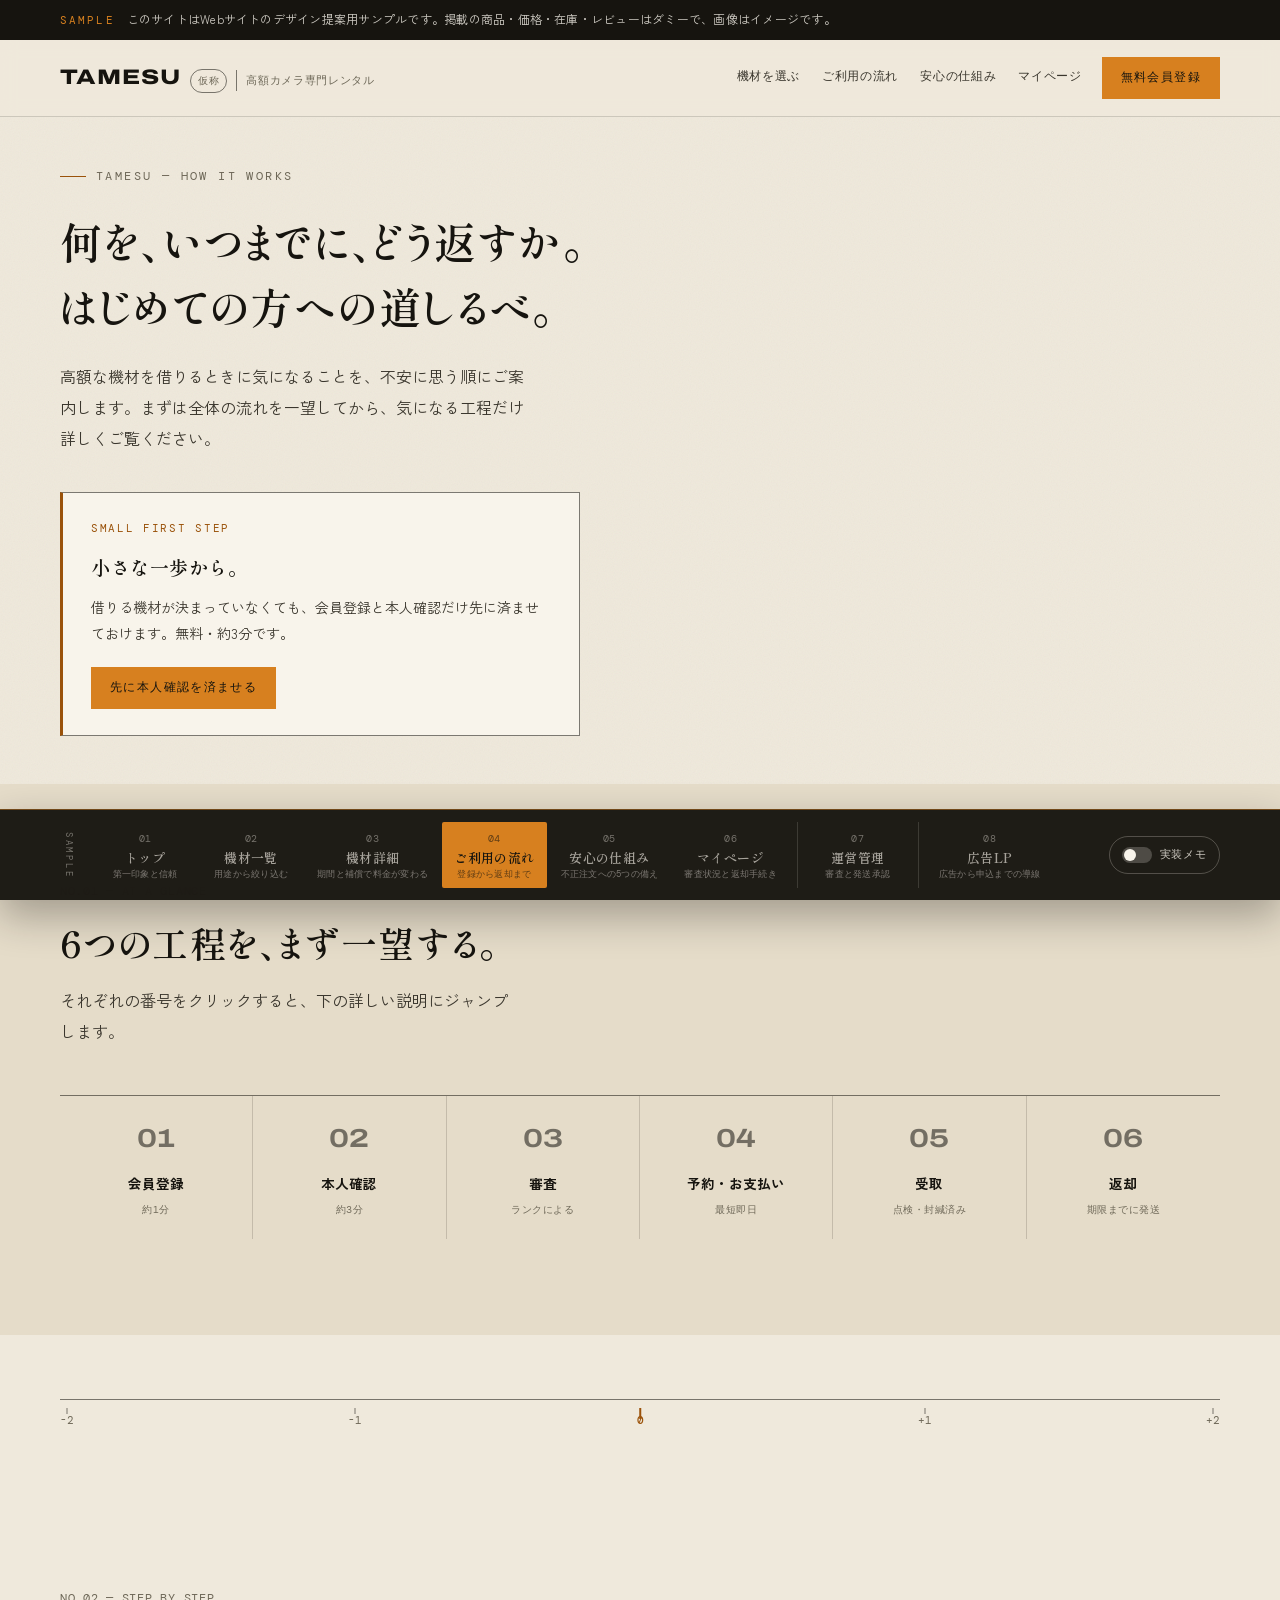
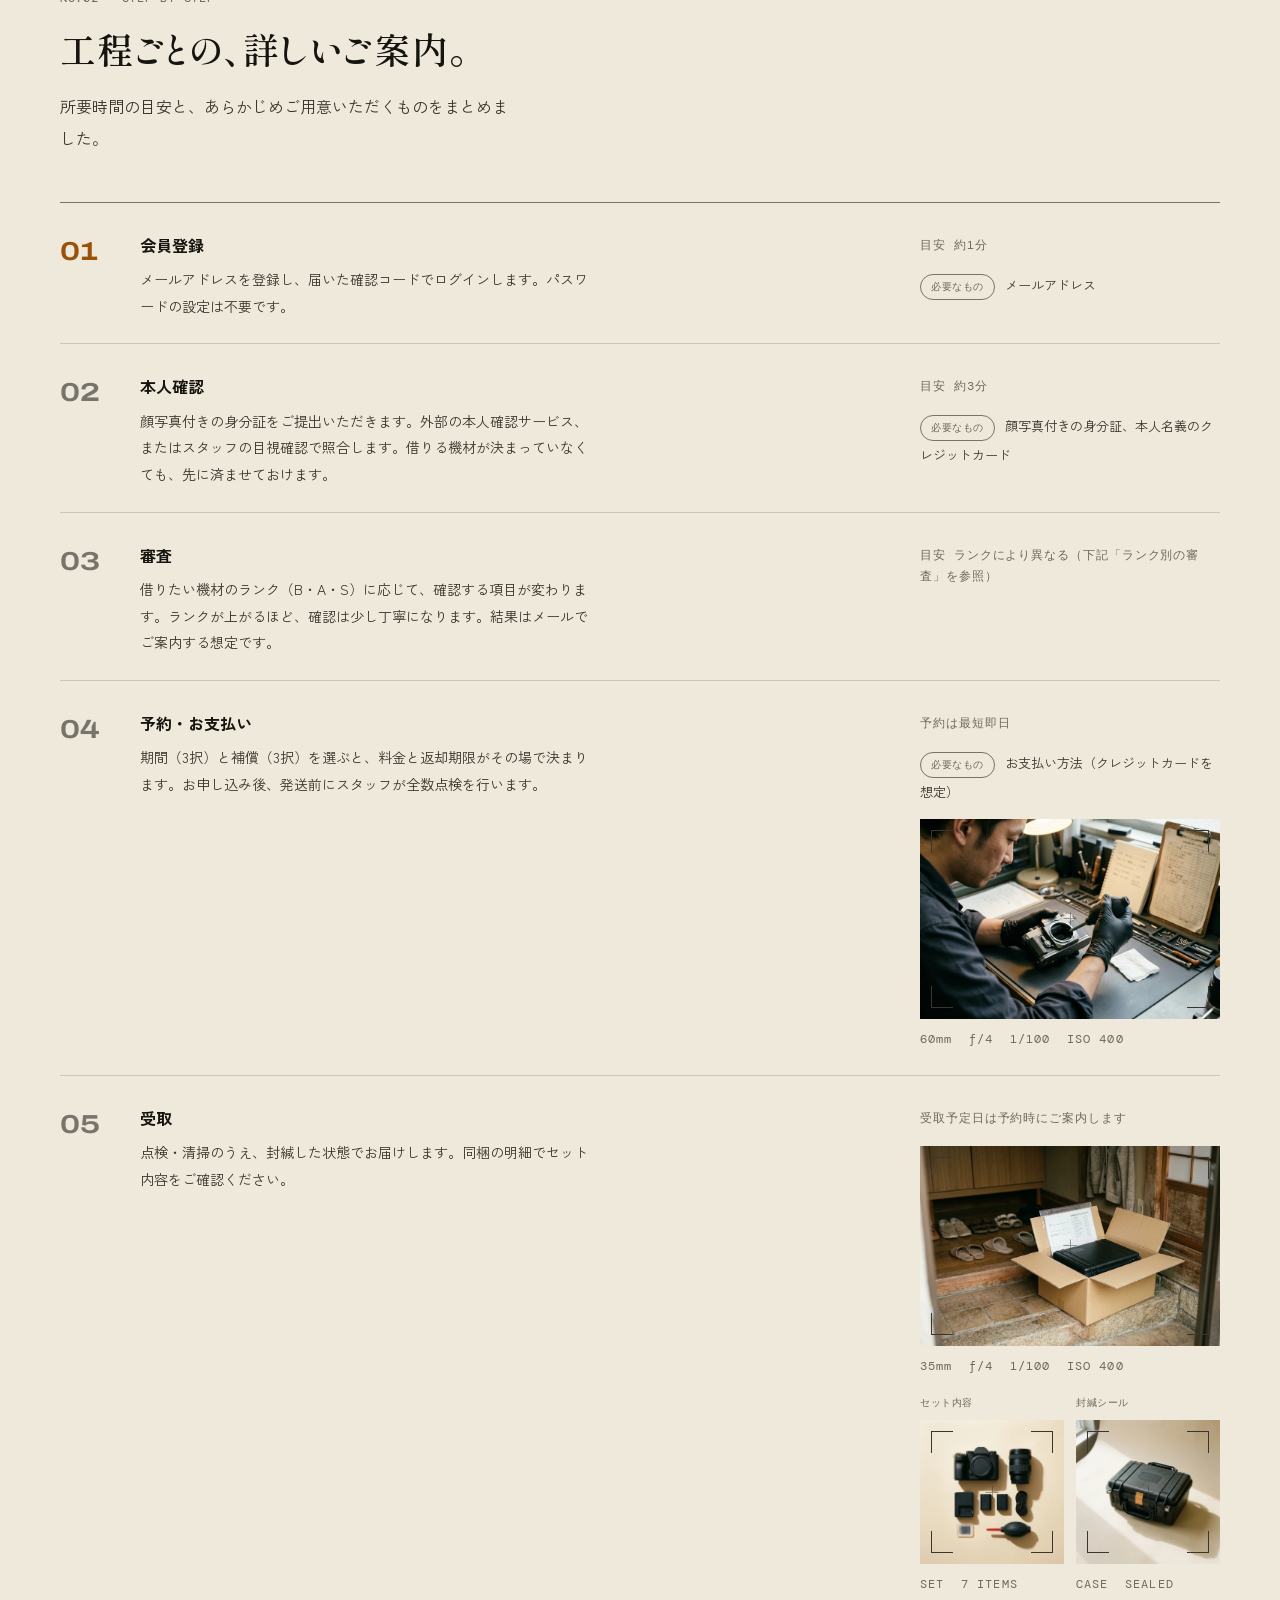
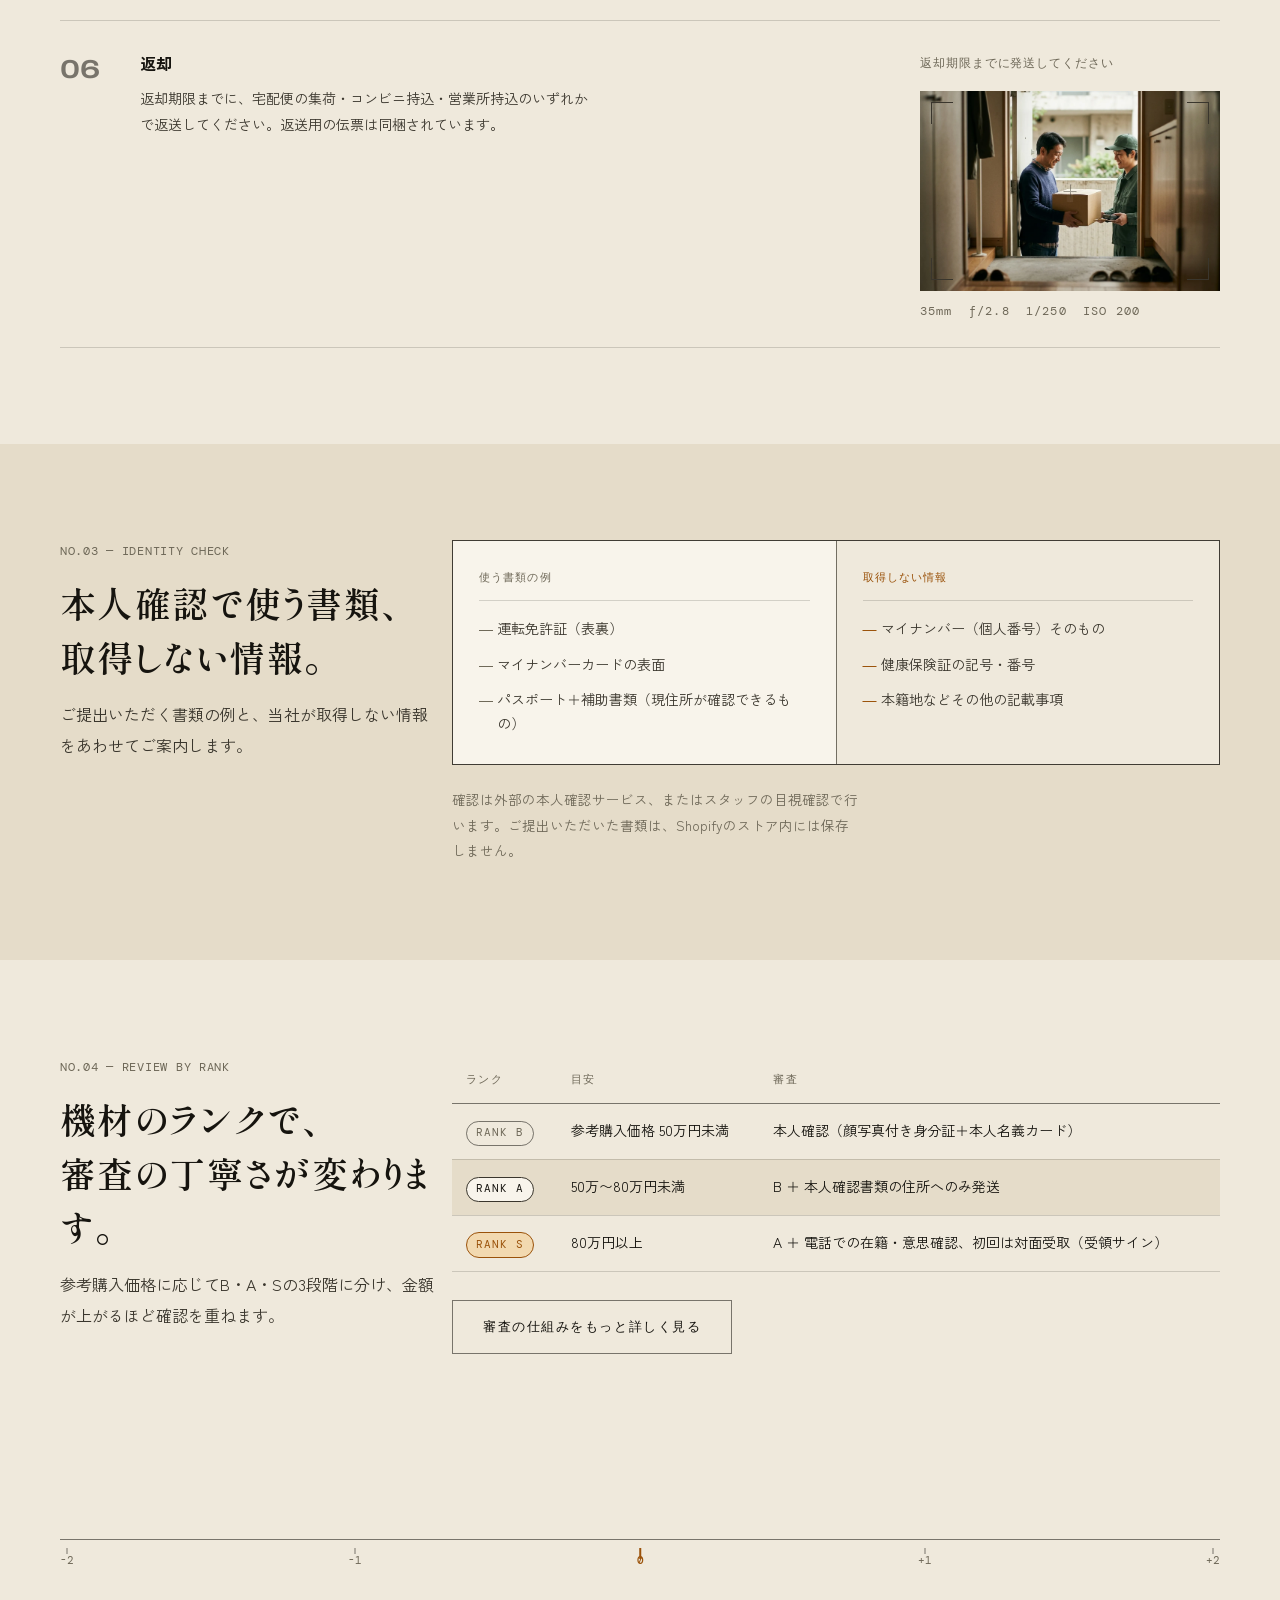
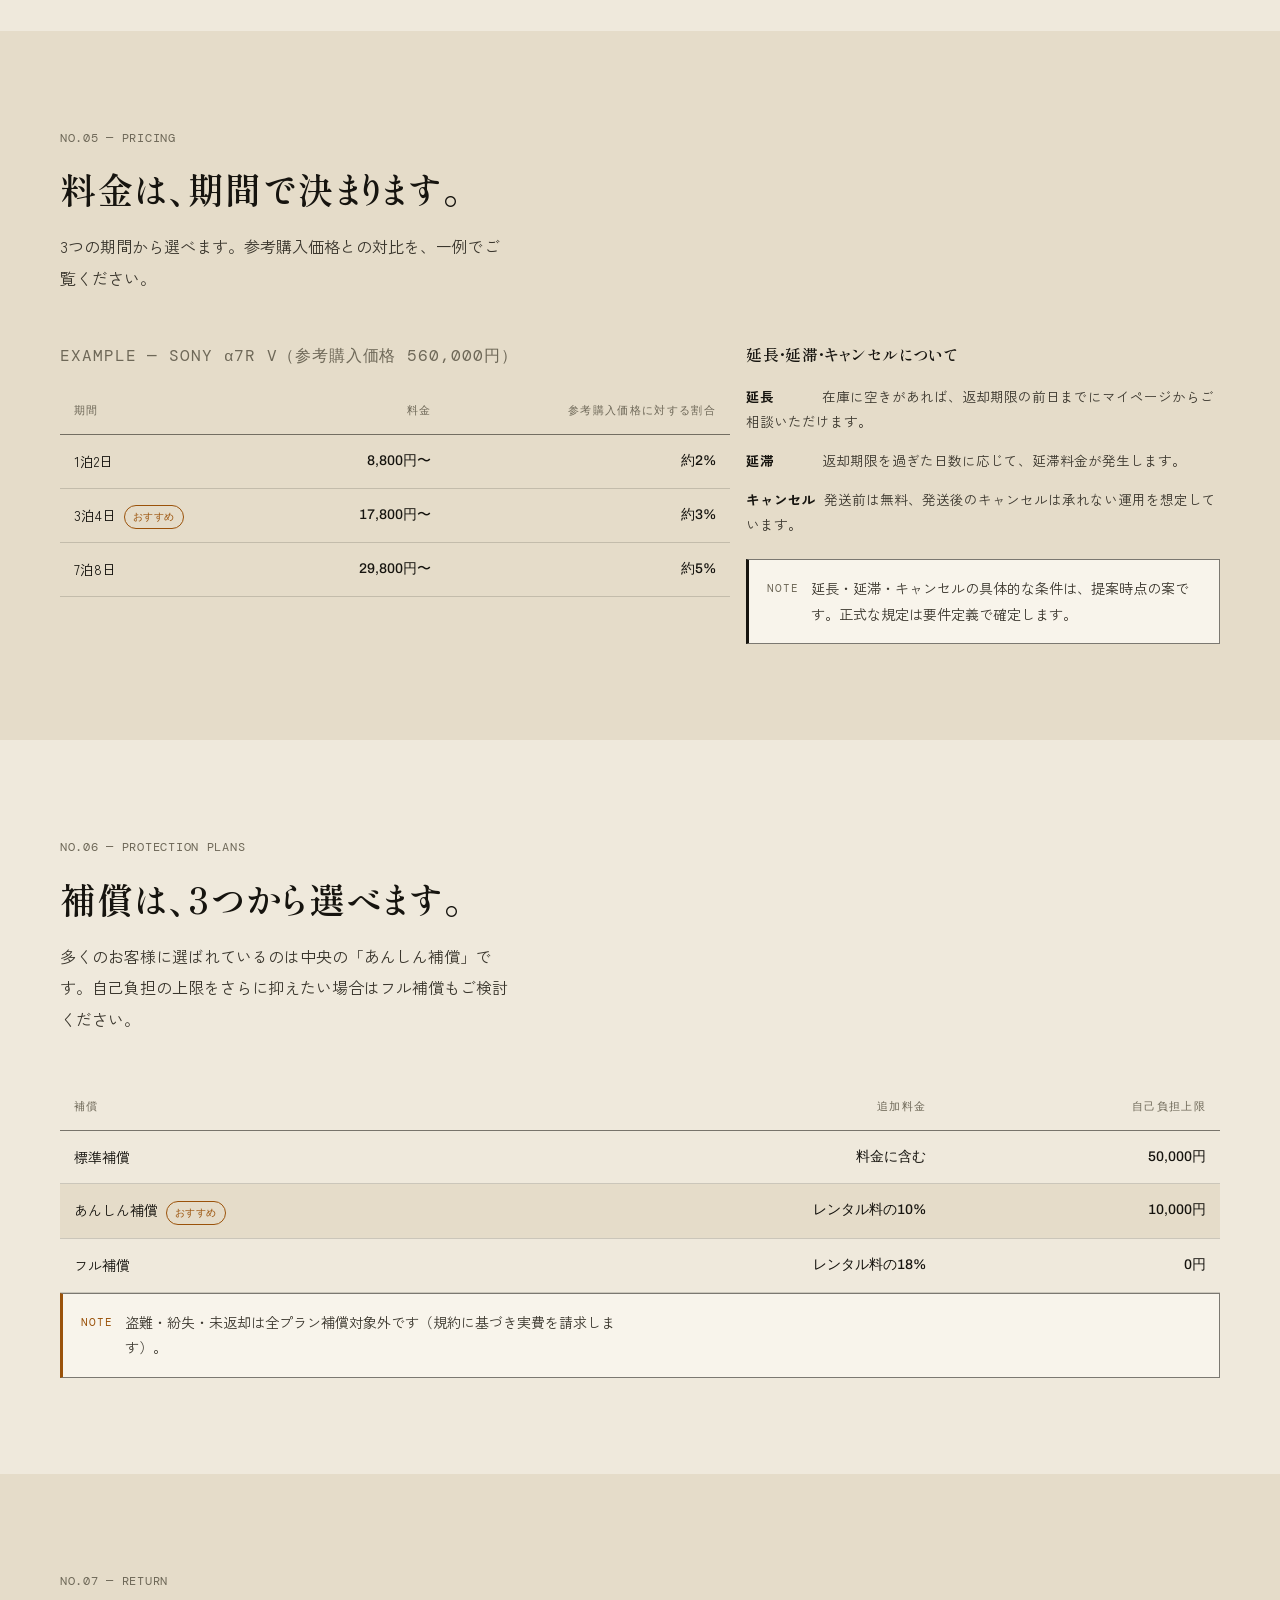
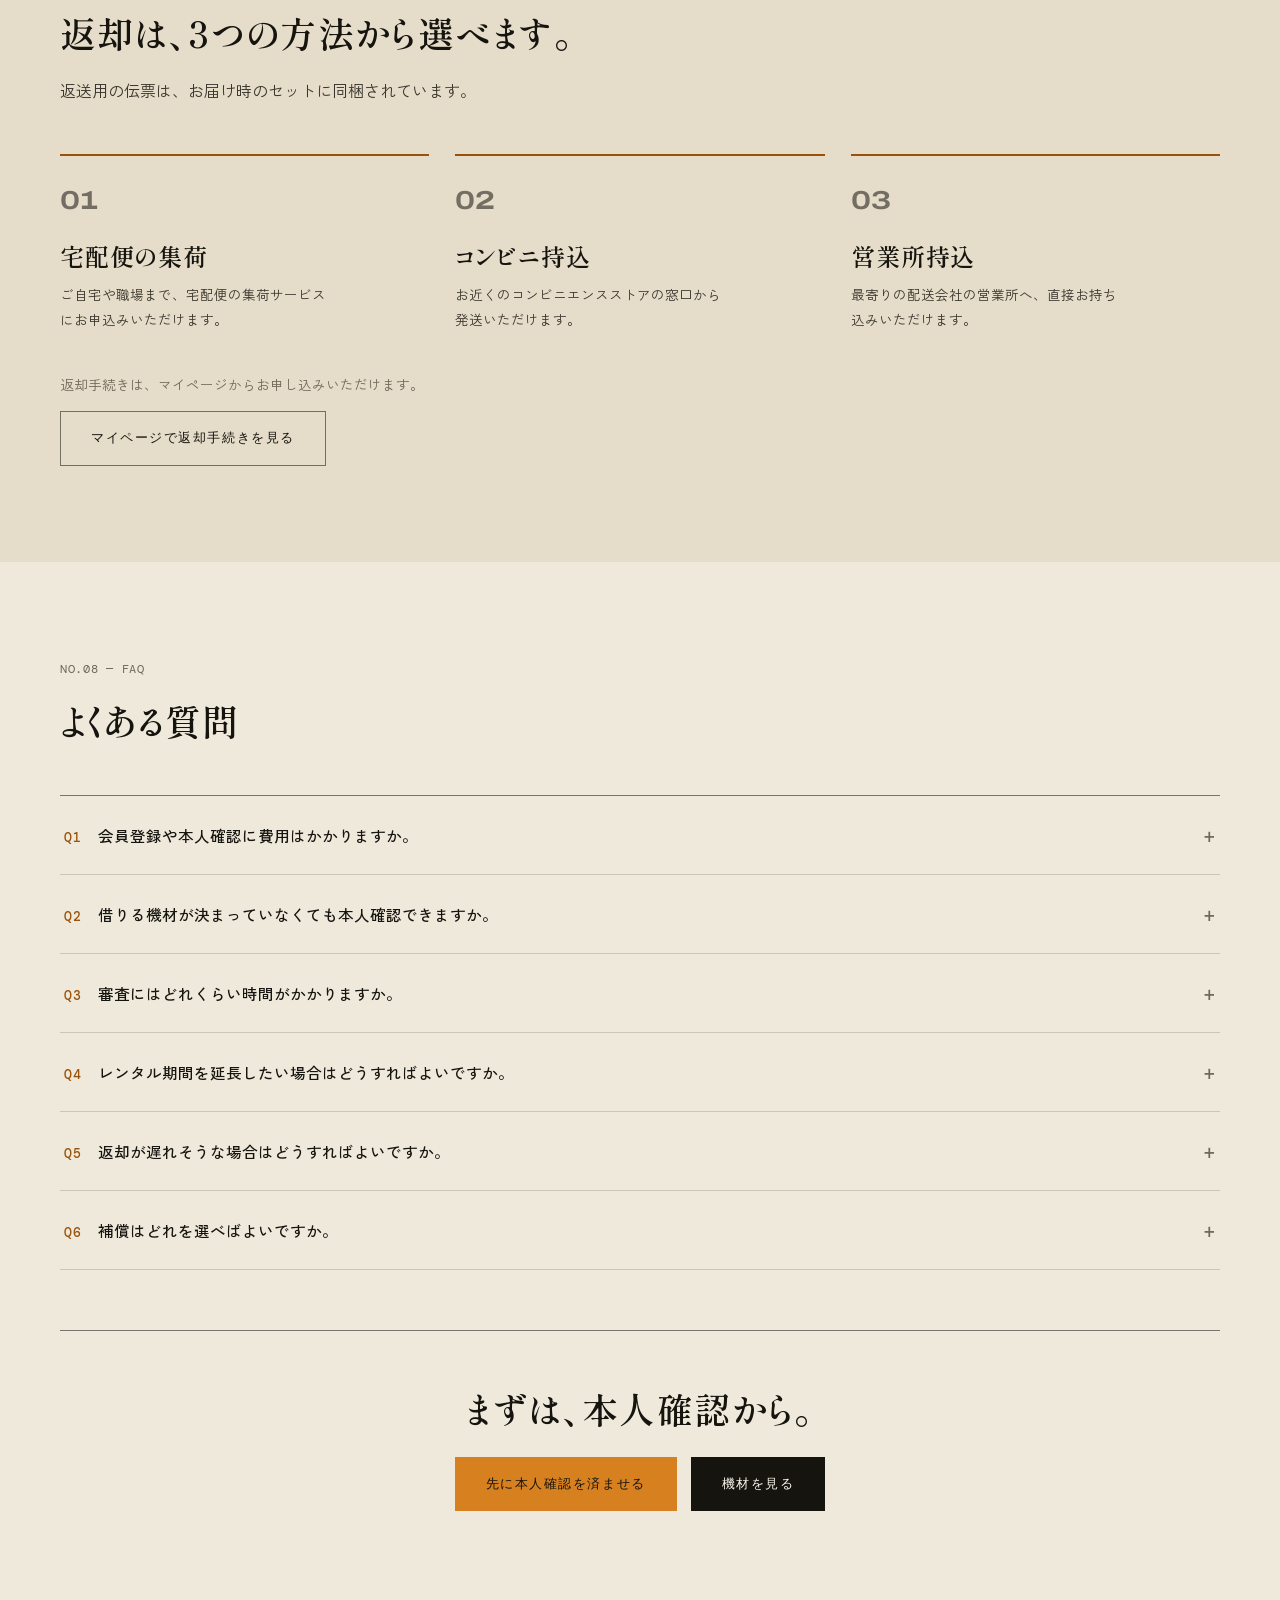
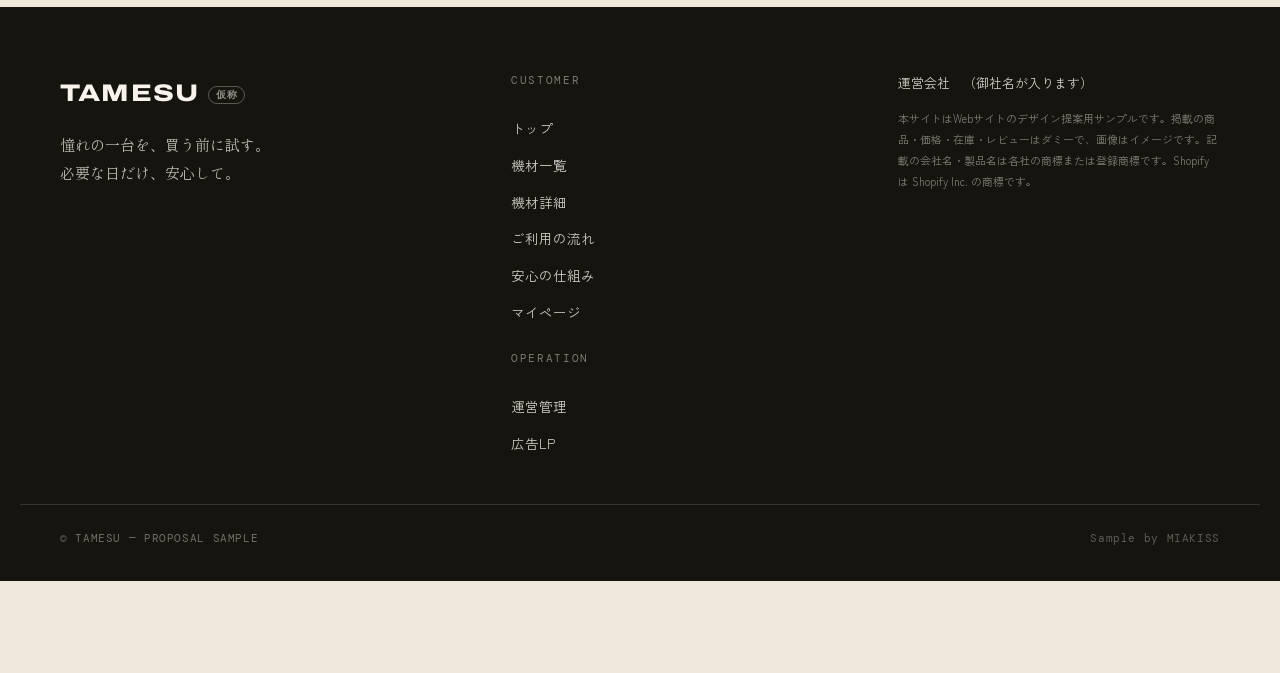
<file: guide.html>
<!DOCTYPE html>
<html lang="ja" data-page="guide" data-chrome="shop">
<head>
<meta charset="UTF-8">
<meta name="viewport" content="width=device-width, initial-scale=1">
<title>ご利用の流れ｜TAMESU</title>
<meta name="description" content="会員登録から本人確認、受取、返却まで。はじめての方へ。">
<meta name="robots" content="noindex,nofollow,noarchive">
<meta property="og:type" content="website">
<meta property="og:site_name" content="TAMESU（仮称）">
<meta property="og:title" content="ご利用の流れ｜TAMESU">
<meta property="og:description" content="会員登録から本人確認、受取、返却まで。はじめての方へ。">
<meta property="og:image" content="assets/img/og.jpg">
<meta property="og:locale" content="ja_JP">
<meta name="twitter:card" content="summary_large_image">
<link rel="preconnect" href="https://fonts.googleapis.com">
<link rel="preconnect" href="https://fonts.gstatic.com" crossorigin>
<link rel="stylesheet" href="https://fonts.googleapis.com/css2?family=Archivo:wdth,wght@62..125,400..800&family=DM+Mono:wght@400;500&family=Shippori+Mincho+B1:wght@500;700&family=Zen+Kaku+Gothic+New:wght@400;500;700&display=swap">
<link rel="stylesheet" href="assets/css/base.css?v=09211150">
<link rel="stylesheet" href="assets/css/guide.css?v=09211150">
<noscript><style>.u-reveal{opacity:1!important;transform:none!important}</style></noscript>
</head>
<body>

<div class="c-samplebar" role="note">
  <p class="l-container c-samplebar__inner"><span class="u-mono c-samplebar__tag">SAMPLE</span><span class="c-samplebar__text">このサイトはWebサイトのデザイン提案用サンプルです。掲載の商品・価格・在庫・レビューはダミーで、画像はイメージです。</span></p>
</div>

<header class="c-header" data-header>
  <div class="l-container c-header__inner">
    <a class="c-header__brand" href="index.html">
      <span class="c-header__word">TAMESU</span>
      <span class="c-header__tag">仮称</span>
      <span class="c-header__sub">高額カメラ専門レンタル</span>
    </a>
    <nav class="c-header__nav" aria-label="サイト内ナビゲーション">
      <a href="collection.html">機材を選ぶ</a>
      <a href="guide.html">ご利用の流れ</a>
      <a href="security.html">安心の仕組み</a>
      <a href="mypage.html">マイページ</a>
    </nav>
    <div class="c-header__actions">
      <button class="c-btn c-btn--amber c-btn--sm" type="button" data-demo="このサイトはサンプルです。会員登録は行われません。">無料会員登録</button>
      <button class="c-header__burger" type="button" data-menu-toggle aria-expanded="false" aria-controls="mobileMenu">
        <span aria-hidden="true"></span><span aria-hidden="true"></span><span aria-hidden="true"></span>
        <span class="u-visually-hidden">メニューを開く</span>
      </button>
    </div>
  </div>
  <div class="c-header__mobile" id="mobileMenu" data-mobile-menu>
    <nav aria-label="モバイルナビゲーション">
      <a href="collection.html">機材を選ぶ</a>
      <a href="guide.html">ご利用の流れ</a>
      <a href="security.html">安心の仕組み</a>
      <a href="mypage.html">マイページ</a>
      <a href="index.html#faq">よくある質問</a>
    </nav>
    <button class="c-btn c-btn--amber" type="button" data-demo="このサイトはサンプルです。会員登録は行われません。">無料会員登録</button>
  </div>
</header>

<main id="page-guide" class="l-main"><!-- ============================================================
     guide — ご利用の流れ（9セクション）
     ============================================================ -->

<section class="c-sec c-sec--tight" id="hero" aria-label="イントロ">
  <div class="l-container">
    <div class="p-guide-hero">
      <p class="p-guide-hero__eyebrow u-reveal" style="--d:0s">TAMESU — HOW IT WORKS</p>
      <h1 class="p-guide-hero__title u-reveal" style="--d:.04s">何を、いつまでに、どう返すか。<br>はじめての方への道しるべ。</h1>
      <p class="p-guide-hero__lead u-reveal" style="--d:.08s">高額な機材を借りるときに気になることを、不安に思う順にご案内します。まずは全体の流れを一望してから、気になる工程だけ詳しくご覧ください。</p>

      <div class="p-guide-callout u-reveal" style="--d:.12s">
        <p class="p-guide-callout__label u-mono">SMALL FIRST STEP</p>
        <p class="p-guide-callout__title">小さな一歩から。</p>
        <p class="p-guide-callout__desc">借りる機材が決まっていなくても、会員登録と本人確認だけ先に済ませておけます。無料・約3分です。</p>
        <button class="c-btn c-btn--amber c-btn--sm" type="button" data-demo="このサンプルでは本人確認フローは実装していません。手順は下記の「本人確認」でご案内しています。">先に本人確認を済ませる</button>
      </div>

      <aside class="c-memo" data-memo data-ref="N-04" data-type="native app custom" data-plan="start" data-confidence="確認済">
        <h4>会員登録とマイページの仕組み</h4>
        <p>会員ページの仕組みには「新方式」と「従来方式」があります。新方式はパスワード不要でログインでき、決められた範囲でページに項目を追加できます。</p>
      </aside>
    </div>
  </div>
</section>

<!-- ============================================================ -->
<section class="c-sec c-sec--paper2" id="map" aria-label="全体の流れ">
  <div class="l-container">
    <header class="c-sec__head u-reveal" style="--d:0s">
      <p class="c-sec__label"><span class="u-mono">No.01 — AT A GLANCE</span></p>
      <h2 class="c-sec__title">6つの工程を、まず一望する。</h2>
      <p class="c-sec__lead">それぞれの番号をクリックすると、下の詳しい説明にジャンプします。</p>
    </header>

    <ol class="p-guide-map__row u-reveal" style="--d:.08s">
      <li class="p-guide-map__item">
        <a href="#step-01">
          <span class="p-guide-map__no u-wide">01</span>
          <span class="p-guide-map__name">会員登録</span>
          <span class="p-guide-map__hint u-mono">約1分</span>
        </a>
      </li>
      <li class="p-guide-map__item">
        <a href="#step-02">
          <span class="p-guide-map__no u-wide">02</span>
          <span class="p-guide-map__name">本人確認</span>
          <span class="p-guide-map__hint u-mono">約3分</span>
        </a>
      </li>
      <li class="p-guide-map__item">
        <a href="#step-03">
          <span class="p-guide-map__no u-wide">03</span>
          <span class="p-guide-map__name">審査</span>
          <span class="p-guide-map__hint u-mono">ランクによる</span>
        </a>
      </li>
      <li class="p-guide-map__item">
        <a href="#step-04">
          <span class="p-guide-map__no u-wide">04</span>
          <span class="p-guide-map__name">予約・お支払い</span>
          <span class="p-guide-map__hint u-mono">最短即日</span>
        </a>
      </li>
      <li class="p-guide-map__item">
        <a href="#step-05">
          <span class="p-guide-map__no u-wide">05</span>
          <span class="p-guide-map__name">受取</span>
          <span class="p-guide-map__hint u-mono">点検・封緘済み</span>
        </a>
      </li>
      <li class="p-guide-map__item">
        <a href="#step-06">
          <span class="p-guide-map__no u-wide">06</span>
          <span class="p-guide-map__name">返却</span>
          <span class="p-guide-map__hint u-mono">期限までに発送</span>
        </a>
      </li>
    </ol>
  </div>
</section>

<div class="l-container"><ul class="c-scale" aria-hidden="true"><li>-2</li><li>-1</li><li class="is-mid">0</li><li>+1</li><li>+2</li></ul></div>

<!-- ============================================================ -->
<section class="c-sec" id="timeline" aria-label="工程の詳細">
  <div class="l-container">
    <header class="c-sec__head u-reveal" style="--d:0s">
      <p class="c-sec__label"><span class="u-mono">No.02 — STEP BY STEP</span></p>
      <h2 class="c-sec__title">工程ごとの、詳しいご案内。</h2>
      <p class="c-sec__lead">所要時間の目安と、あらかじめご用意いただくものをまとめました。</p>
    </header>

    <ol class="c-steps u-reveal" style="--d:.06s">
      <li class="c-steps__item is-active" id="step-01">
        <p class="c-steps__no">01</p>
        <div class="p-guide-steps__body">
          <div class="p-guide-steps__main">
            <p class="c-steps__title">会員登録</p>
            <p class="c-steps__desc">メールアドレスを登録し、届いた確認コードでログインします。パスワードの設定は不要です。</p>
          </div>
          <div class="p-guide-steps__side">
            <p class="c-steps__time">目安 約1分</p>
            <p class="p-guide-steps__needs"><span class="p-guide-steps__needsLabel u-mono">必要なもの</span>メールアドレス</p>
          </div>
        </div>
      </li>

      <li class="c-steps__item" id="step-02">
        <p class="c-steps__no">02</p>
        <div class="p-guide-steps__body">
          <div class="p-guide-steps__main">
            <p class="c-steps__title">本人確認</p>
            <p class="c-steps__desc">顔写真付きの身分証をご提出いただきます。外部の本人確認サービス、またはスタッフの目視確認で照合します。借りる機材が決まっていなくても、先に済ませておけます。</p>
          </div>
          <div class="p-guide-steps__side">
            <p class="c-steps__time">目安 約3分</p>
            <p class="p-guide-steps__needs"><span class="p-guide-steps__needsLabel u-mono">必要なもの</span>顔写真付きの身分証、本人名義のクレジットカード</p>
          </div>
        </div>
      </li>

      <li class="c-steps__item" id="step-03">
        <p class="c-steps__no">03</p>
        <div class="p-guide-steps__body">
          <div class="p-guide-steps__main">
            <p class="c-steps__title">審査</p>
            <p class="c-steps__desc">借りたい機材のランク（B・A・S）に応じて、確認する項目が変わります。ランクが上がるほど、確認は少し丁寧になります。結果はメールでご案内する想定です。</p>
          </div>
          <div class="p-guide-steps__side">
            <p class="c-steps__time">目安 ランクにより異なる（下記「ランク別の審査」を参照）</p>
          </div>
        </div>
      </li>

      <li class="c-steps__item p-guide-steps__item--media" id="step-04">
        <p class="c-steps__no">04</p>
        <div class="p-guide-steps__body">
          <div class="p-guide-steps__main">
            <p class="c-steps__title">予約・お支払い</p>
            <p class="c-steps__desc">期間（3択）と補償（3択）を選ぶと、料金と返却期限がその場で決まります。お申し込み後、発送前にスタッフが全数点検を行います。</p>
          </div>
          <div class="p-guide-steps__side">
            <p class="c-steps__time">予約は最短即日</p>
            <p class="p-guide-steps__needs"><span class="p-guide-steps__needsLabel u-mono">必要なもの</span>お支払い方法（クレジットカードを想定）</p>
            <div class="p-guide-steps__media">
              <figure class="c-frame c-frame--32" data-frame>
                <img src="assets/img/flow-inspect.webp" width="1600" height="1067" alt="発送前にカメラを点検・清掃する技術スタッフの手元" loading="lazy">
                <span class="c-frame__corner c-frame__corner--tl" aria-hidden="true"></span>
                <span class="c-frame__corner c-frame__corner--tr" aria-hidden="true"></span>
                <span class="c-frame__corner c-frame__corner--bl" aria-hidden="true"></span>
                <span class="c-frame__corner c-frame__corner--br" aria-hidden="true"></span>
                <span class="c-frame__cross" aria-hidden="true"></span>
                <span class="c-frame__key" aria-hidden="true"><span class="c-frame__key-text">FLOW-INSPECT</span><span class="c-frame__key-sub">NO IMAGE</span></span>
              </figure>
              <p class="c-exif">60mm&nbsp;&nbsp;f/4&nbsp;&nbsp;1/100&nbsp;&nbsp;ISO 400</p>
            </div>
          </div>
        </div>
      </li>

      <li class="c-steps__item p-guide-steps__item--media" id="step-05">
        <p class="c-steps__no">05</p>
        <div class="p-guide-steps__body">
          <div class="p-guide-steps__main">
            <p class="c-steps__title">受取</p>
            <p class="c-steps__desc">点検・清掃のうえ、封緘した状態でお届けします。同梱の明細でセット内容をご確認ください。</p>
          </div>
          <div class="p-guide-steps__side">
            <p class="c-steps__time">受取予定日は予約時にご案内します</p>
            <div class="p-guide-steps__media">
              <figure class="c-frame c-frame--32" data-frame>
                <img src="assets/img/flow-unbox.webp" width="1600" height="1067" alt="届いた箱とハードケース、同梱の返送用伝票" loading="lazy">
                <span class="c-frame__corner c-frame__corner--tl" aria-hidden="true"></span>
                <span class="c-frame__corner c-frame__corner--tr" aria-hidden="true"></span>
                <span class="c-frame__corner c-frame__corner--bl" aria-hidden="true"></span>
                <span class="c-frame__corner c-frame__corner--br" aria-hidden="true"></span>
                <span class="c-frame__cross" aria-hidden="true"></span>
                <span class="c-frame__key" aria-hidden="true"><span class="c-frame__key-text">FLOW-UNBOX</span><span class="c-frame__key-sub">NO IMAGE</span></span>
              </figure>
              <p class="c-exif">35mm&nbsp;&nbsp;f/4&nbsp;&nbsp;1/100&nbsp;&nbsp;ISO 400</p>
            </div>
            <div class="p-guide-steps__gallery">
              <div class="p-guide-steps__galleryItem">
                <p class="p-guide-steps__galleryLabel u-mono">セット内容</p>
                <figure class="c-frame c-frame--11" data-frame>
                  <img src="assets/img/kit-set.webp" width="1200" height="1200" alt="レンタルセットの内容物（ボディ、レンズ、バッテリー2個、充電器、ストラップ、メモリーカード）" loading="lazy">
                  <span class="c-frame__corner c-frame__corner--tl" aria-hidden="true"></span>
                  <span class="c-frame__corner c-frame__corner--tr" aria-hidden="true"></span>
                  <span class="c-frame__corner c-frame__corner--bl" aria-hidden="true"></span>
                  <span class="c-frame__corner c-frame__corner--br" aria-hidden="true"></span>
                  <span class="c-frame__cross" aria-hidden="true"></span>
                  <span class="c-frame__key" aria-hidden="true"><span class="c-frame__key-text">KIT-SET</span><span class="c-frame__key-sub">NO IMAGE</span></span>
                </figure>
                <p class="c-exif">SET&nbsp;&nbsp;7 ITEMS</p>
              </div>
              <div class="p-guide-steps__galleryItem">
                <p class="p-guide-steps__galleryLabel u-mono">封緘シール</p>
                <figure class="c-frame c-frame--11" data-frame>
                  <img src="assets/img/case-seal.webp" width="1200" height="1200" alt="封緘シールが貼られた耐衝撃ハードケース" loading="lazy">
                  <span class="c-frame__corner c-frame__corner--tl" aria-hidden="true"></span>
                  <span class="c-frame__corner c-frame__corner--tr" aria-hidden="true"></span>
                  <span class="c-frame__corner c-frame__corner--bl" aria-hidden="true"></span>
                  <span class="c-frame__corner c-frame__corner--br" aria-hidden="true"></span>
                  <span class="c-frame__cross" aria-hidden="true"></span>
                  <span class="c-frame__key" aria-hidden="true"><span class="c-frame__key-text">CASE-SEAL</span><span class="c-frame__key-sub">NO IMAGE</span></span>
                </figure>
                <p class="c-exif">CASE&nbsp;&nbsp;SEALED</p>
              </div>
            </div>
          </div>
        </div>
      </li>

      <li class="c-steps__item p-guide-steps__item--media" id="step-06">
        <p class="c-steps__no">06</p>
        <div class="p-guide-steps__body">
          <div class="p-guide-steps__main">
            <p class="c-steps__title">返却</p>
            <p class="c-steps__desc">返却期限までに、宅配便の集荷・コンビニ持込・営業所持込のいずれかで返送してください。返送用の伝票は同梱されています。</p>
          </div>
          <div class="p-guide-steps__side">
            <p class="c-steps__time">返却期限までに発送してください</p>
            <div class="p-guide-steps__media">
              <figure class="c-frame c-frame--32" data-frame>
                <img src="assets/img/flow-return.webp" width="1600" height="1067" alt="玄関先で宅配スタッフに返却の箱を渡す" loading="lazy">
                <span class="c-frame__corner c-frame__corner--tl" aria-hidden="true"></span>
                <span class="c-frame__corner c-frame__corner--tr" aria-hidden="true"></span>
                <span class="c-frame__corner c-frame__corner--bl" aria-hidden="true"></span>
                <span class="c-frame__corner c-frame__corner--br" aria-hidden="true"></span>
                <span class="c-frame__cross" aria-hidden="true"></span>
                <span class="c-frame__key" aria-hidden="true"><span class="c-frame__key-text">FLOW-RETURN</span><span class="c-frame__key-sub">NO IMAGE</span></span>
              </figure>
              <p class="c-exif">35mm&nbsp;&nbsp;f/2.8&nbsp;&nbsp;1/250&nbsp;&nbsp;ISO 200</p>
            </div>
          </div>
        </div>
      </li>
    </ol>

    <aside class="c-memo" data-memo data-ref="N-12" data-type="native app custom external" data-plan="start" data-confidence="要確認">
      <h4>審査結果の通知</h4>
      <p>注文確認や発送完了などの定型メールは、標準機能で文面を編集し自動送信できます。ただし審査結果のようにお客様ごとに内容が変わる通知の自動送信には、別の仕組みが必要です（要件定義で決定）。</p>
    </aside>
  </div>
</section>

<!-- ============================================================ -->
<section class="c-sec c-sec--paper2" id="docs" aria-label="本人確認の書類">
  <div class="l-container">
    <div class="l-grid p-guide-docs">
      <header class="c-sec__head p-guide-docs__head u-reveal" style="--d:0s">
        <p class="c-sec__label"><span class="u-mono">No.03 — IDENTITY CHECK</span></p>
        <h2 class="c-sec__title">本人確認で使う書類、<br>取得しない情報。</h2>
        <p class="c-sec__lead">ご提出いただく書類の例と、当社が取得しない情報をあわせてご案内します。</p>
      </header>

      <div class="p-guide-docs__body u-reveal" style="--d:.08s">
        <div class="p-guide-docs__cols">
          <div class="p-guide-docs__col">
            <p class="p-guide-docs__colLabel u-mono">使う書類の例</p>
            <ul class="p-guide-docs__list">
              <li>運転免許証（表裏）</li>
              <li>マイナンバーカードの表面</li>
              <li>パスポート＋補助書類（現住所が確認できるもの）</li>
            </ul>
          </div>
          <div class="p-guide-docs__col p-guide-docs__col--not">
            <p class="p-guide-docs__colLabel u-mono">取得しない情報</p>
            <ul class="p-guide-docs__list">
              <li>マイナンバー（個人番号）そのもの</li>
              <li>健康保険証の記号・番号</li>
              <li>本籍地などその他の記載事項</li>
            </ul>
          </div>
        </div>
        <p class="p-guide-docs__note">確認は外部の本人確認サービス、またはスタッフの目視確認で行います。ご提出いただいた書類は、Shopifyのストア内には保存しません。</p>

        <aside class="c-memo" data-memo data-ref="N-05" data-type="external app ops" data-plan="start" data-confidence="一部要確認">
          <h4>本人確認の進め方</h4>
          <p>オンラインで身分証を自動チェックする仕組みは、外部の本人確認サービスと別途契約が必要で、確認1件ごとに数十円〜百数十円ほどの費用がかかります。まずは書類画像を送っていただき、スタッフが目視で確認する運用から始める方法もあります。</p>
        </aside>
      </div>
    </div>
  </div>
</section>

<!-- ============================================================ -->
<section class="c-sec" id="ranks" aria-label="ランク別の審査">
  <div class="l-container">
    <div class="l-grid p-guide-ranks">
      <header class="c-sec__head p-guide-ranks__head u-reveal" style="--d:0s">
        <p class="c-sec__label"><span class="u-mono">No.04 — REVIEW BY RANK</span></p>
        <h2 class="c-sec__title">機材のランクで、<br>審査の丁寧さが変わります。</h2>
        <p class="c-sec__lead">参考購入価格に応じてB・A・Sの3段階に分け、金額が上がるほど確認を重ねます。</p>
      </header>

      <div class="p-guide-ranks__body u-reveal" style="--d:.08s">
        <div class="c-table-wrap">
          <table class="c-table c-table--zebra">
            <thead>
              <tr><th>ランク</th><th>目安</th><th>審査</th></tr>
            </thead>
            <tbody>
              <tr>
                <td><span class="c-badge c-badge--b">RANK B</span></td>
                <td>参考購入価格 50万円未満</td>
                <td>本人確認（顔写真付き身分証＋本人名義カード）</td>
              </tr>
              <tr>
                <td><span class="c-badge c-badge--a">RANK A</span></td>
                <td>50万〜80万円未満</td>
                <td>B ＋ 本人確認書類の住所へのみ発送</td>
              </tr>
              <tr>
                <td><span class="c-badge c-badge--s">RANK S</span></td>
                <td>80万円以上</td>
                <td>A ＋ 電話での在籍・意思確認、初回は対面受取（受領サイン）</td>
              </tr>
            </tbody>
          </table>
        </div>
        <p class="p-guide-ranks__more"><a class="c-btn c-btn--ghost" href="security.html">審査の仕組みをもっと詳しく見る</a></p>
      </div>
    </div>
  </div>
</section>

<div class="l-container"><ul class="c-scale" aria-hidden="true"><li>-2</li><li>-1</li><li class="is-mid">0</li><li>+1</li><li>+2</li></ul></div>

<!-- ============================================================ -->
<section class="c-sec c-sec--paper2" id="pricing" aria-label="料金の考え方">
  <div class="l-container">
    <header class="c-sec__head u-reveal" style="--d:0s">
      <p class="c-sec__label"><span class="u-mono">No.05 — PRICING</span></p>
      <h2 class="c-sec__title">料金は、期間で決まります。</h2>
      <p class="c-sec__lead">3つの期間から選べます。参考購入価格との対比を、一例でご覧ください。</p>
    </header>

    <div class="l-grid p-guide-pricing u-reveal" style="--d:.08s">
      <div class="p-guide-pricing__table">
        <p class="p-guide-pricing__exLabel u-mono">EXAMPLE — SONY α7R V（参考購入価格 560,000円）</p>
        <div class="c-table-wrap">
          <table class="c-table c-table--zebra">
            <thead>
              <tr><th>期間</th><th class="u-num">料金</th><th class="u-num">参考購入価格に対する割合</th></tr>
            </thead>
            <tbody>
              <tr><td>1泊2日</td><td class="u-num">8,800円〜</td><td class="u-num">約2%</td></tr>
              <tr><td>3泊4日<span class="p-guide-pricing__reco u-mono">おすすめ</span></td><td class="u-num">17,800円〜</td><td class="u-num">約3%</td></tr>
              <tr><td>7泊8日</td><td class="u-num">29,800円〜</td><td class="u-num">約5%</td></tr>
            </tbody>
          </table>
        </div>
      </div>

      <div class="p-guide-rules">
        <h3 class="p-guide-rules__title">延長・延滞・キャンセルについて</h3>
        <ul class="p-guide-rules__list">
          <li><b>延長</b> 在庫に空きがあれば、返却期限の前日までにマイページからご相談いただけます。</li>
          <li><b>延滞</b> 返却期限を過ぎた日数に応じて、延滞料金が発生します。</li>
          <li><b>キャンセル</b> 発送前は無料、発送後のキャンセルは承れない運用を想定しています。</li>
        </ul>
        <div class="c-notice">
          <span class="c-notice__mark u-mono">NOTE</span>
          <p>延長・延滞・キャンセルの具体的な条件は、提案時点の案です。正式な規定は要件定義で確定します。</p>
        </div>

        <aside class="c-memo" data-memo data-ref="N-13" data-type="native app custom" data-plan="start" data-confidence="一部要確認">
          <h4>延長・延滞・補償の計算</h4>
          <p>延長料金や延滞料金は、標準機能だけでは自動計算できません。下書き注文や請求書送付で後から請求する方法や、専用の外部アプリを組み合わせる方法があります。</p>
        </aside>
      </div>
    </div>
  </div>
</section>

<!-- ============================================================ -->
<section class="c-sec" id="protection" aria-label="補償の比較">
  <div class="l-container">
    <header class="c-sec__head u-reveal" style="--d:0s">
      <p class="c-sec__label"><span class="u-mono">No.06 — PROTECTION PLANS</span></p>
      <h2 class="c-sec__title">補償は、3つから選べます。</h2>
      <p class="c-sec__lead">多くのお客様に選ばれているのは中央の「あんしん補償」です。自己負担の上限をさらに抑えたい場合はフル補償もご検討ください。</p>
    </header>

    <div class="u-reveal" style="--d:.08s">
      <div class="c-table-wrap">
        <table class="c-table c-table--zebra">
          <thead>
            <tr><th>補償</th><th class="u-num">追加料金</th><th class="u-num">自己負担上限</th></tr>
          </thead>
          <tbody>
            <tr><td>標準補償</td><td class="u-num">料金に含む</td><td class="u-num">50,000円</td></tr>
            <tr><td>あんしん補償<span class="p-guide-pricing__reco u-mono">おすすめ</span></td><td class="u-num">レンタル料の10%</td><td class="u-num">10,000円</td></tr>
            <tr><td>フル補償</td><td class="u-num">レンタル料の18%</td><td class="u-num">0円</td></tr>
          </tbody>
        </table>
      </div>
      <div class="c-notice c-notice--warn">
        <span class="c-notice__mark u-mono">NOTE</span>
        <p>盗難・紛失・未返却は全プラン補償対象外です（規約に基づき実費を請求します）。</p>
      </div>
    </div>
  </div>
</section>

<!-- ============================================================ -->
<section class="c-sec c-sec--paper2" id="return" aria-label="返却方法">
  <div class="l-container">
    <header class="c-sec__head u-reveal" style="--d:0s">
      <p class="c-sec__label"><span class="u-mono">No.07 — RETURN</span></p>
      <h2 class="c-sec__title">返却は、3つの方法から選べます。</h2>
      <p class="c-sec__lead">返送用の伝票は、お届け時のセットに同梱されています。</p>
    </header>

    <div class="p-guide-return__grid u-reveal" style="--d:.08s">
      <div class="p-guide-return__card">
        <p class="p-guide-return__no u-wide">01</p>
        <h3 class="p-guide-return__title">宅配便の集荷</h3>
        <p class="p-guide-return__desc">ご自宅や職場まで、宅配便の集荷サービスにお申込みいただけます。</p>
      </div>
      <div class="p-guide-return__card">
        <p class="p-guide-return__no u-wide">02</p>
        <h3 class="p-guide-return__title">コンビニ持込</h3>
        <p class="p-guide-return__desc">お近くのコンビニエンスストアの窓口から発送いただけます。</p>
      </div>
      <div class="p-guide-return__card">
        <p class="p-guide-return__no u-wide">03</p>
        <h3 class="p-guide-return__title">営業所持込</h3>
        <p class="p-guide-return__desc">最寄りの配送会社の営業所へ、直接お持ち込みいただけます。</p>
      </div>
    </div>

    <p class="p-guide-return__note u-reveal" style="--d:.1s">返却手続きは、マイページからお申し込みいただけます。</p>
    <p class="p-guide-return__cta u-reveal" style="--d:.1s"><a class="c-btn c-btn--ghost" href="mypage.html">マイページで返却手続きを見る</a></p>

    <aside class="c-memo" data-memo data-ref="N-14" data-type="native app ops" data-plan="start" data-confidence="要確認">
      <h4>返却申請の実装</h4>
      <p>返却申請は、標準の「返品」機能（本来は返金・交換向け）を工夫して流用するか、専用フォームとスタッフの手動対応で実現する方法があります。標準機能はレンタル返却専用ではない点に注意が必要です。</p>
    </aside>
  </div>
</section>

<!-- ============================================================ -->
<section class="c-sec" id="faq" aria-label="よくある質問">
  <div class="l-container">
    <header class="c-sec__head u-reveal" style="--d:0s">
      <p class="c-sec__label"><span class="u-mono">No.08 — FAQ</span></p>
      <h2 class="c-sec__title">よくある質問</h2>
    </header>

    <div class="c-faq u-reveal" style="--d:.08s">
      <details class="c-faq__item">
        <summary><span class="c-faq__q u-mono">Q1</span><span>会員登録や本人確認に費用はかかりますか。</span></summary>
        <p class="c-faq__a">いいえ、無料です。レンタルをご利用の際にのみ、期間と補償に応じた料金がかかります。</p>
      </details>
      <details class="c-faq__item">
        <summary><span class="c-faq__q u-mono">Q2</span><span>借りる機材が決まっていなくても本人確認できますか。</span></summary>
        <p class="c-faq__a">可能です。先に会員登録と本人確認だけ済ませておくと、その後の予約がスムーズです。</p>
      </details>
      <details class="c-faq__item">
        <summary><span class="c-faq__q u-mono">Q3</span><span>審査にはどれくらい時間がかかりますか。</span></summary>
        <p class="c-faq__a">機材のランクによって異なります。目安は本ページの「ランク別の審査」でご案内しています。</p>
      </details>
      <details class="c-faq__item">
        <summary><span class="c-faq__q u-mono">Q4</span><span>レンタル期間を延長したい場合はどうすればよいですか。</span></summary>
        <p class="c-faq__a">返却期限の前日までにマイページからご相談ください。在庫に空きがある場合に対応する想定です。</p>
      </details>
      <details class="c-faq__item">
        <summary><span class="c-faq__q u-mono">Q5</span><span>返却が遅れそうな場合はどうすればよいですか。</span></summary>
        <p class="c-faq__a">早めにご連絡ください。延滞料金の具体的な考え方は要件定義で確定します。</p>
      </details>
      <details class="c-faq__item">
        <summary><span class="c-faq__q u-mono">Q6</span><span>補償はどれを選べばよいですか。</span></summary>
        <p class="c-faq__a">多くのお客様に選ばれているのは中央の「あんしん補償」です。自己負担の上限をさらに抑えたい場合はフル補償もご検討ください。</p>
      </details>
    </div>

    <div class="p-guide-faq__cta u-reveal" style="--d:.1s">
      <h2 class="p-guide-faq__ctaTitle">まずは、本人確認から。</h2>
      <div class="p-guide-faq__ctaBtns">
        <button class="c-btn c-btn--amber" type="button" data-demo="このサンプルでは本人確認フローは実装していません。手順は本ページでご案内しています。">先に本人確認を済ませる</button>
        <a class="c-btn c-btn--primary" href="collection.html">機材を見る</a>
      </div>
    </div>
  </div>
</section>
</main>

<footer class="c-footer">
  <div class="l-container c-footer__inner">
    <div class="c-footer__brand">
      <p class="c-footer__word">TAMESU<span class="c-footer__tag">仮称</span></p>
      <p class="c-footer__catch">憧れの一台を、買う前に試す。<br>必要な日だけ、安心して。</p>
    </div>
    <nav class="c-footer__nav" aria-label="フッターナビゲーション">
      <div class="c-footer__col">
        <p class="c-footer__heading u-mono">CUSTOMER</p>
        <a href="index.html">トップ</a>
        <a href="collection.html">機材一覧</a>
        <a href="product.html">機材詳細</a>
        <a href="guide.html">ご利用の流れ</a>
        <a href="security.html">安心の仕組み</a>
        <a href="mypage.html">マイページ</a>
      </div>
      <div class="c-footer__col">
        <p class="c-footer__heading u-mono">OPERATION</p>
        <a href="admin.html">運営管理</a>
        <a href="lp.html">広告LP</a>
      </div>
    </nav>
    <div class="c-footer__meta">
      <p class="c-footer__company">運営会社　（御社名が入ります）</p>
      <p class="c-footer__note">本サイトはWebサイトのデザイン提案用サンプルです。掲載の商品・価格・在庫・レビューはダミーで、画像はイメージです。記載の会社名・製品名は各社の商標または登録商標です。Shopify は Shopify Inc. の商標です。</p>
    </div>
  </div>
  <div class="l-container c-footer__bottom">
    <span class="u-mono">© TAMESU — PROPOSAL SAMPLE</span>
    <span class="u-mono c-footer__credit">Sample by MIAKISS</span>
  </div>
</footer>

<nav class="c-dock" data-dock aria-label="サンプルページ切り替え">
  <div class="c-dock__inner">
    <span class="c-dock__label" aria-hidden="true">SAMPLE</span>
    <div class="c-dock__scroll" data-dock-scroll>
      <div class="c-dock__group" data-group="customer">
        <a class="c-dock__item" href="index.html" data-nav="index"><span class="c-dock__no u-mono">01</span><span class="c-dock__name">トップ</span><span class="c-dock__hint">第一印象と信頼</span></a>
        <a class="c-dock__item" href="collection.html" data-nav="collection"><span class="c-dock__no u-mono">02</span><span class="c-dock__name">機材一覧</span><span class="c-dock__hint">用途から絞り込む</span></a>
        <a class="c-dock__item" href="product.html" data-nav="product"><span class="c-dock__no u-mono">03</span><span class="c-dock__name">機材詳細</span><span class="c-dock__hint">期間と補償で料金が変わる</span></a>
        <a class="c-dock__item" href="guide.html" data-nav="guide"><span class="c-dock__no u-mono">04</span><span class="c-dock__name">ご利用の流れ</span><span class="c-dock__hint">登録から返却まで</span></a>
        <a class="c-dock__item" href="security.html" data-nav="security"><span class="c-dock__no u-mono">05</span><span class="c-dock__name">安心の仕組み</span><span class="c-dock__hint">不正注文への5つの備え</span></a>
        <a class="c-dock__item" href="mypage.html" data-nav="mypage"><span class="c-dock__no u-mono">06</span><span class="c-dock__name">マイページ</span><span class="c-dock__hint">審査状況と返却手続き</span></a>
      </div>
      <div class="c-dock__div" aria-hidden="true"></div>
      <div class="c-dock__group" data-group="operator">
        <a class="c-dock__item" href="admin.html" data-nav="admin"><span class="c-dock__no u-mono">07</span><span class="c-dock__name">運営管理</span><span class="c-dock__hint">審査と発送承認</span></a>
      </div>
      <div class="c-dock__div" aria-hidden="true"></div>
      <div class="c-dock__group" data-group="acquisition">
        <a class="c-dock__item" href="lp.html" data-nav="lp"><span class="c-dock__no u-mono">08</span><span class="c-dock__name">広告LP</span><span class="c-dock__hint">広告から申込までの導線</span></a>
      </div>
    </div>
    <button class="c-dock__memo" type="button" data-memo-toggle aria-pressed="false">
      <span class="c-dock__memoSwitch" aria-hidden="true"></span>
      <span class="c-dock__memoLabel">実装メモ</span>
    </button>
    <button class="c-dock__collapse" type="button" data-dock-collapse aria-expanded="true">
      <span class="u-visually-hidden">サンプルdockを折りたたむ</span>
      <span aria-hidden="true">︿</span>
    </button>
  </div>
</nav>

<div class="c-toast" id="toast" role="status" aria-live="polite"></div>

<script src="assets/js/data.js?v=09211150"></script>
<script src="assets/js/site.js?v=09211150"></script>

</body>
</html>
</file>
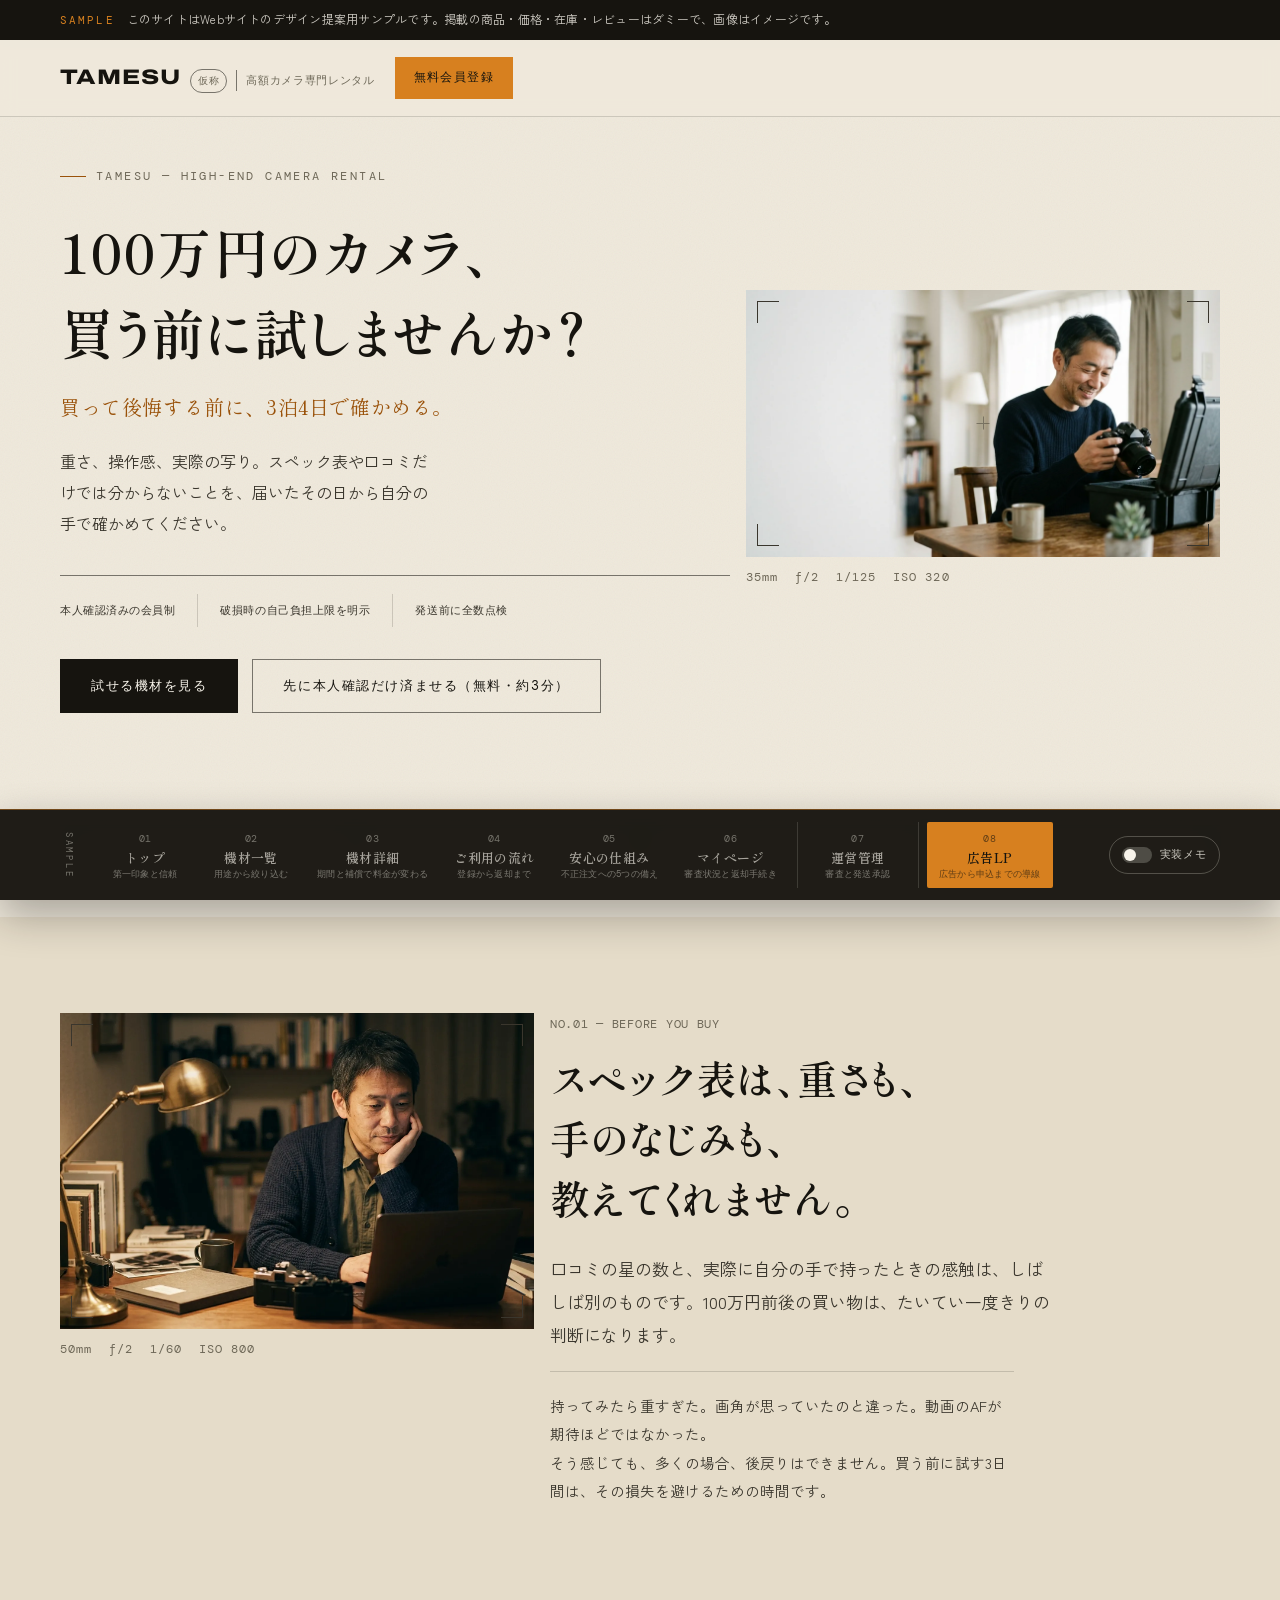
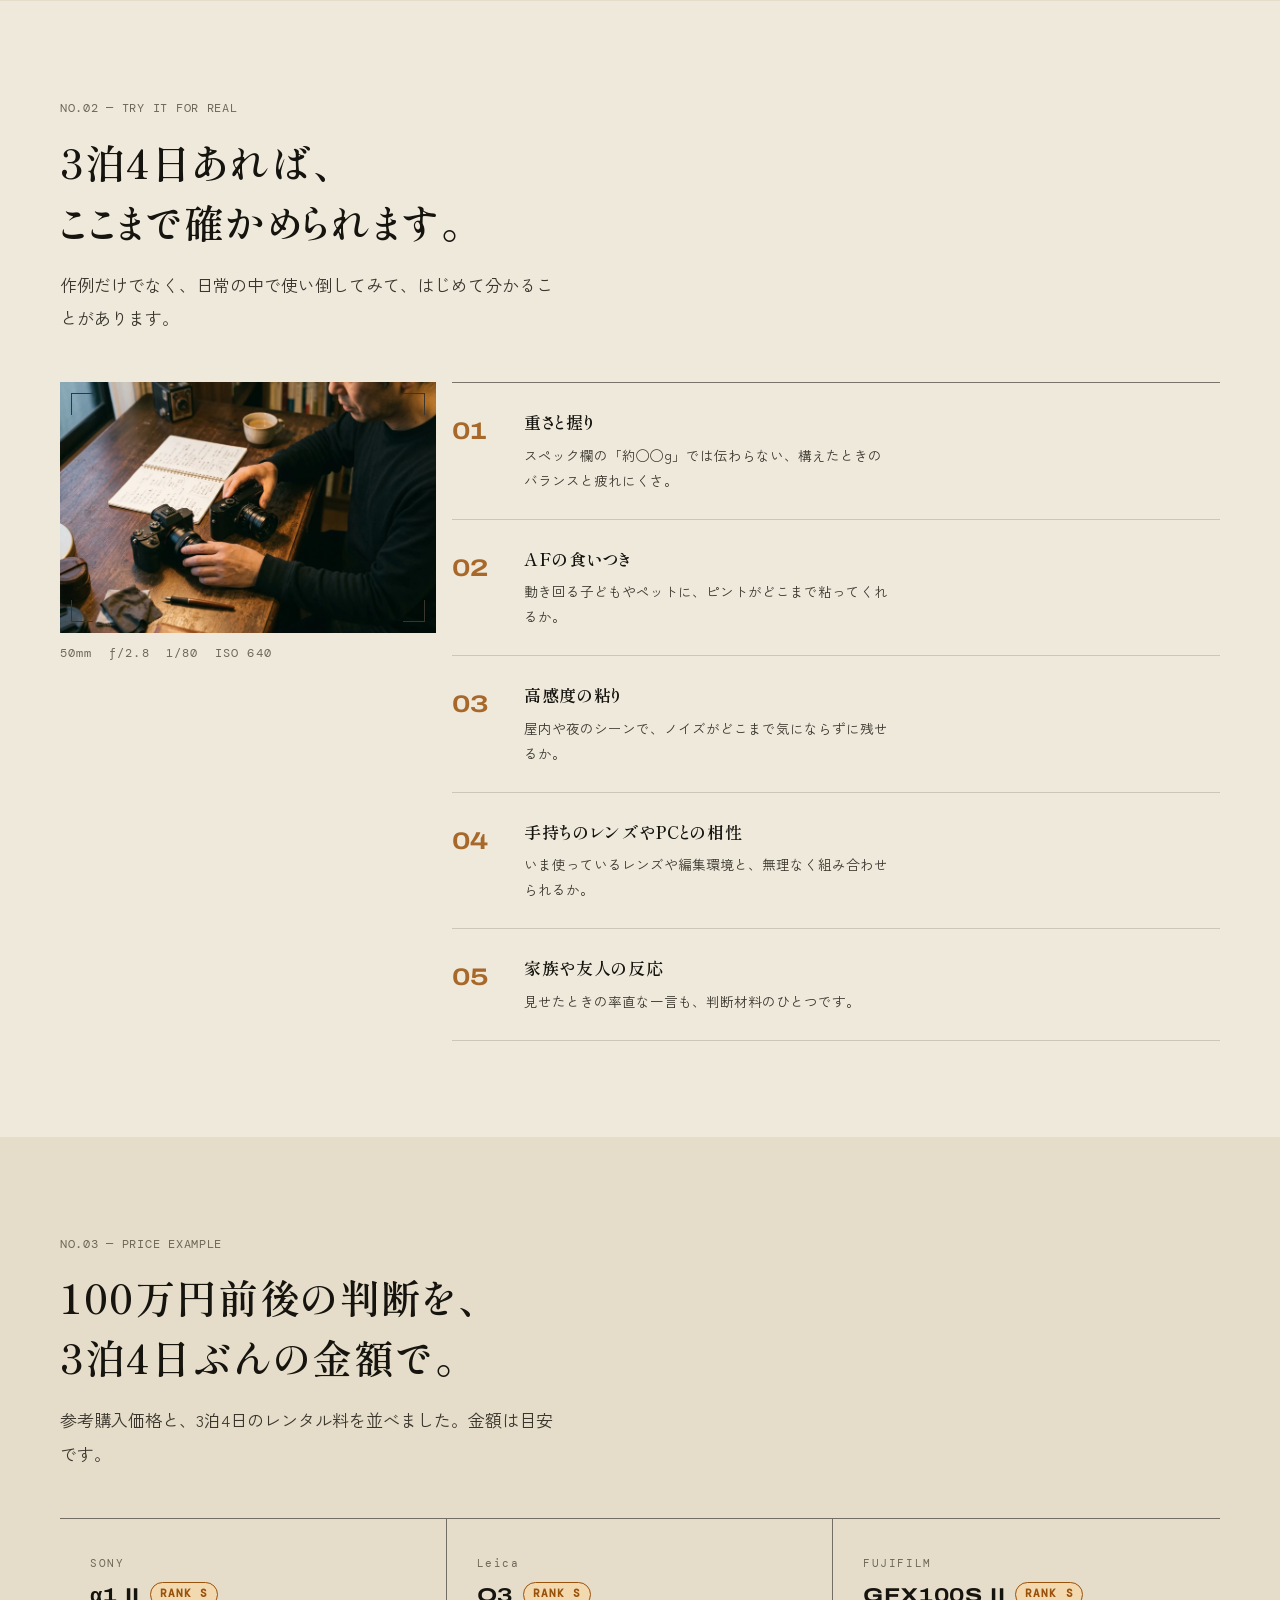
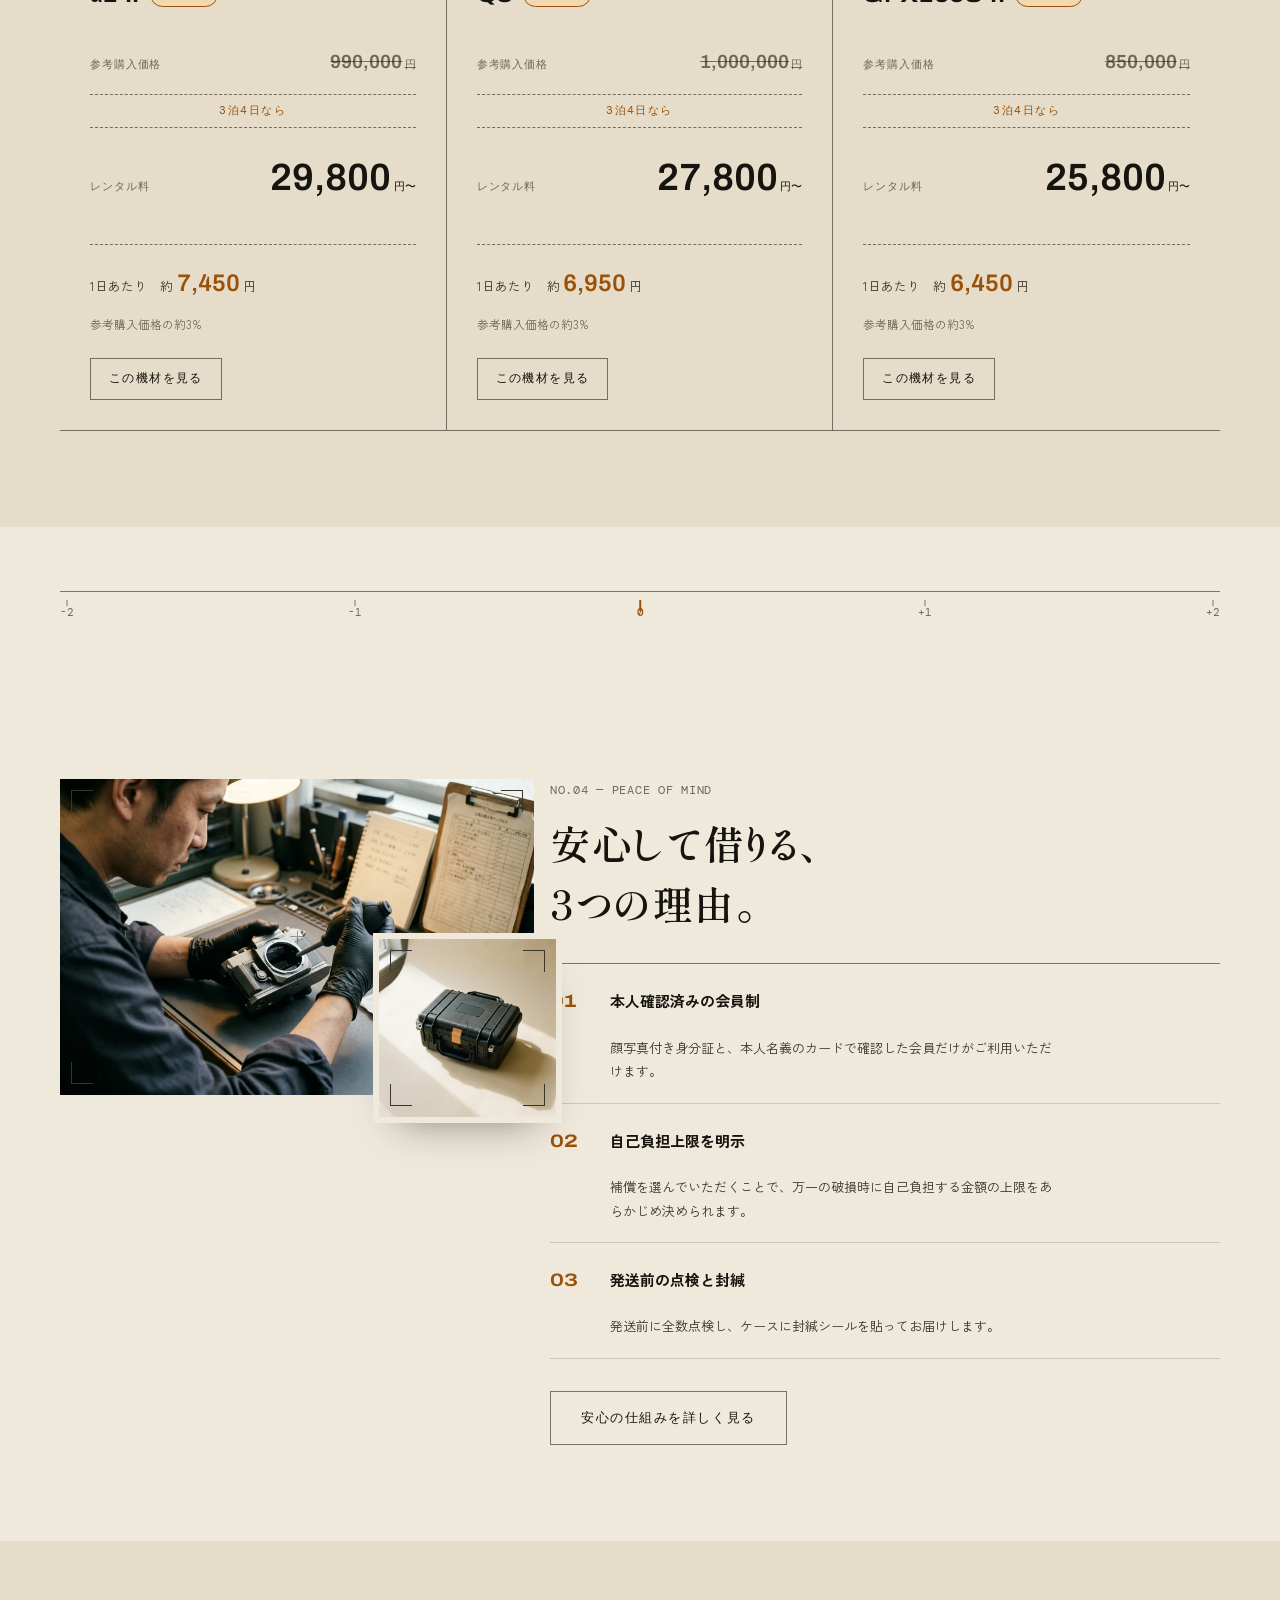
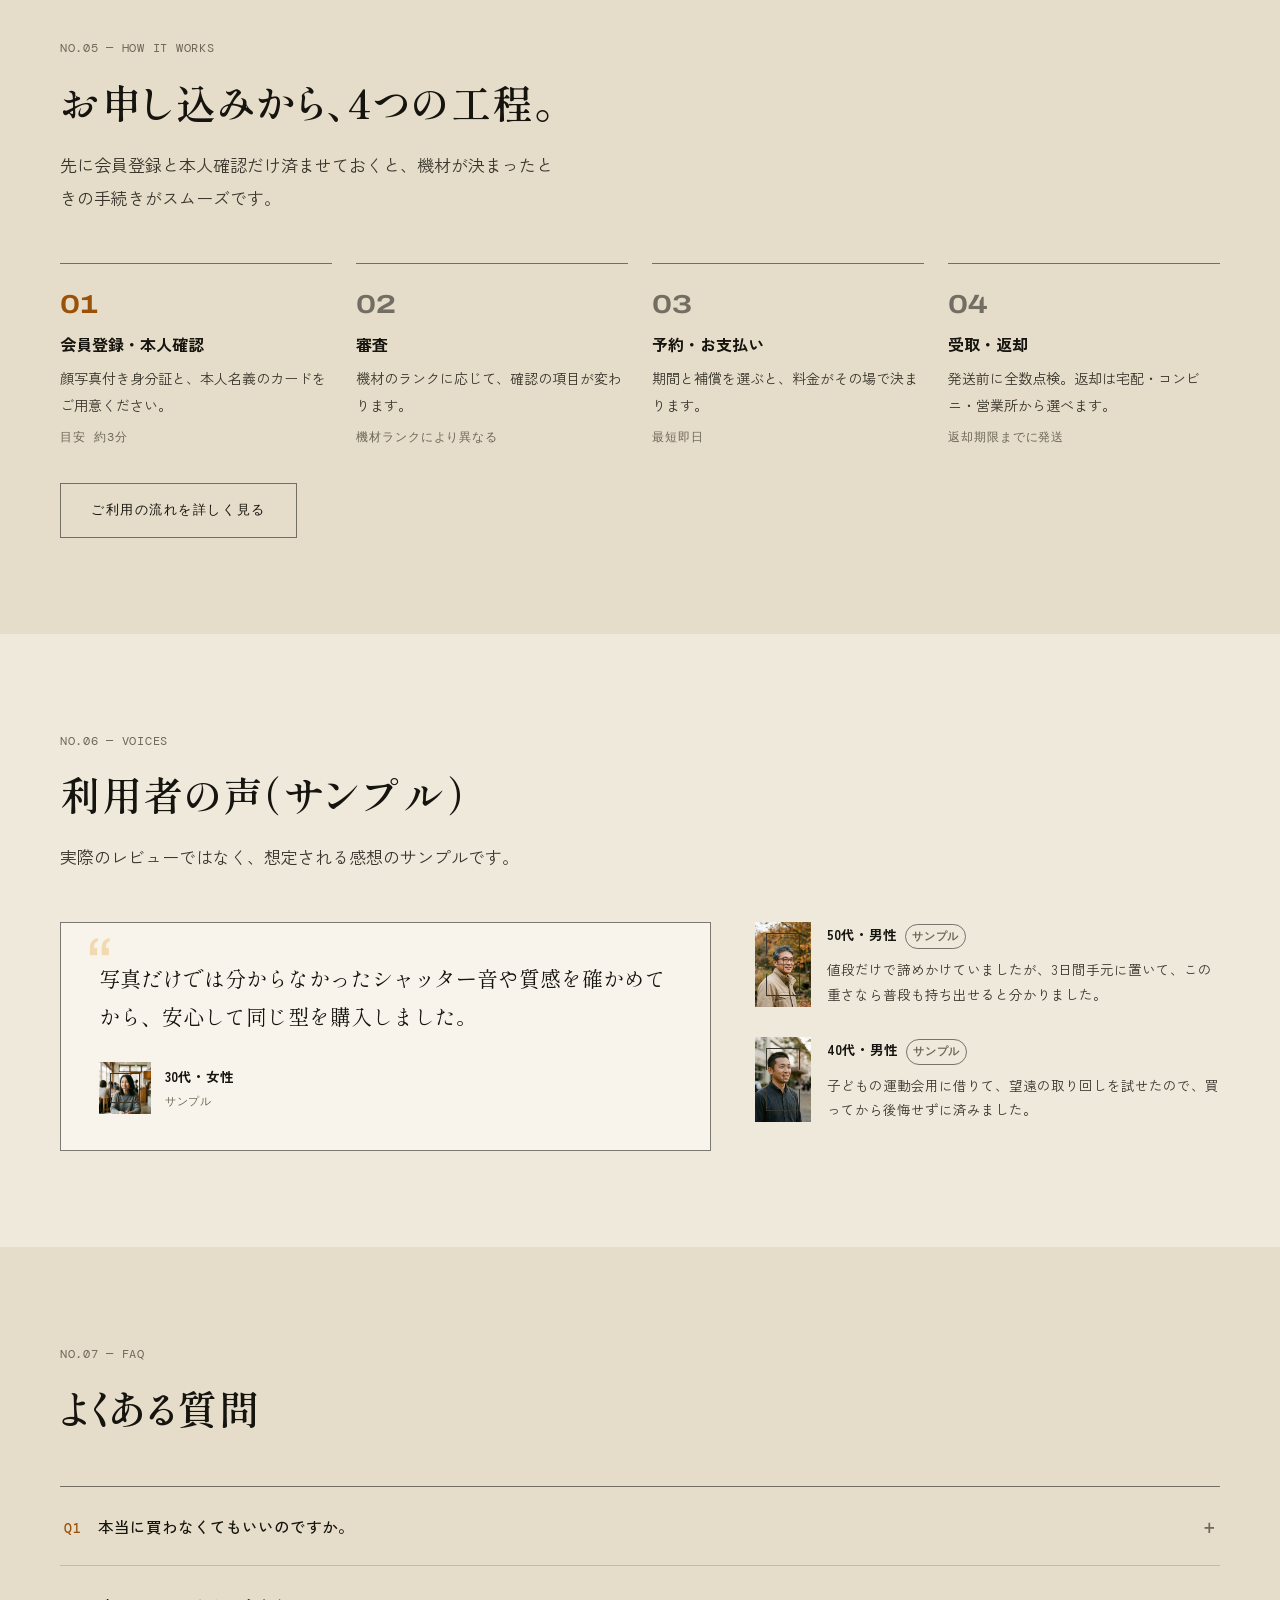
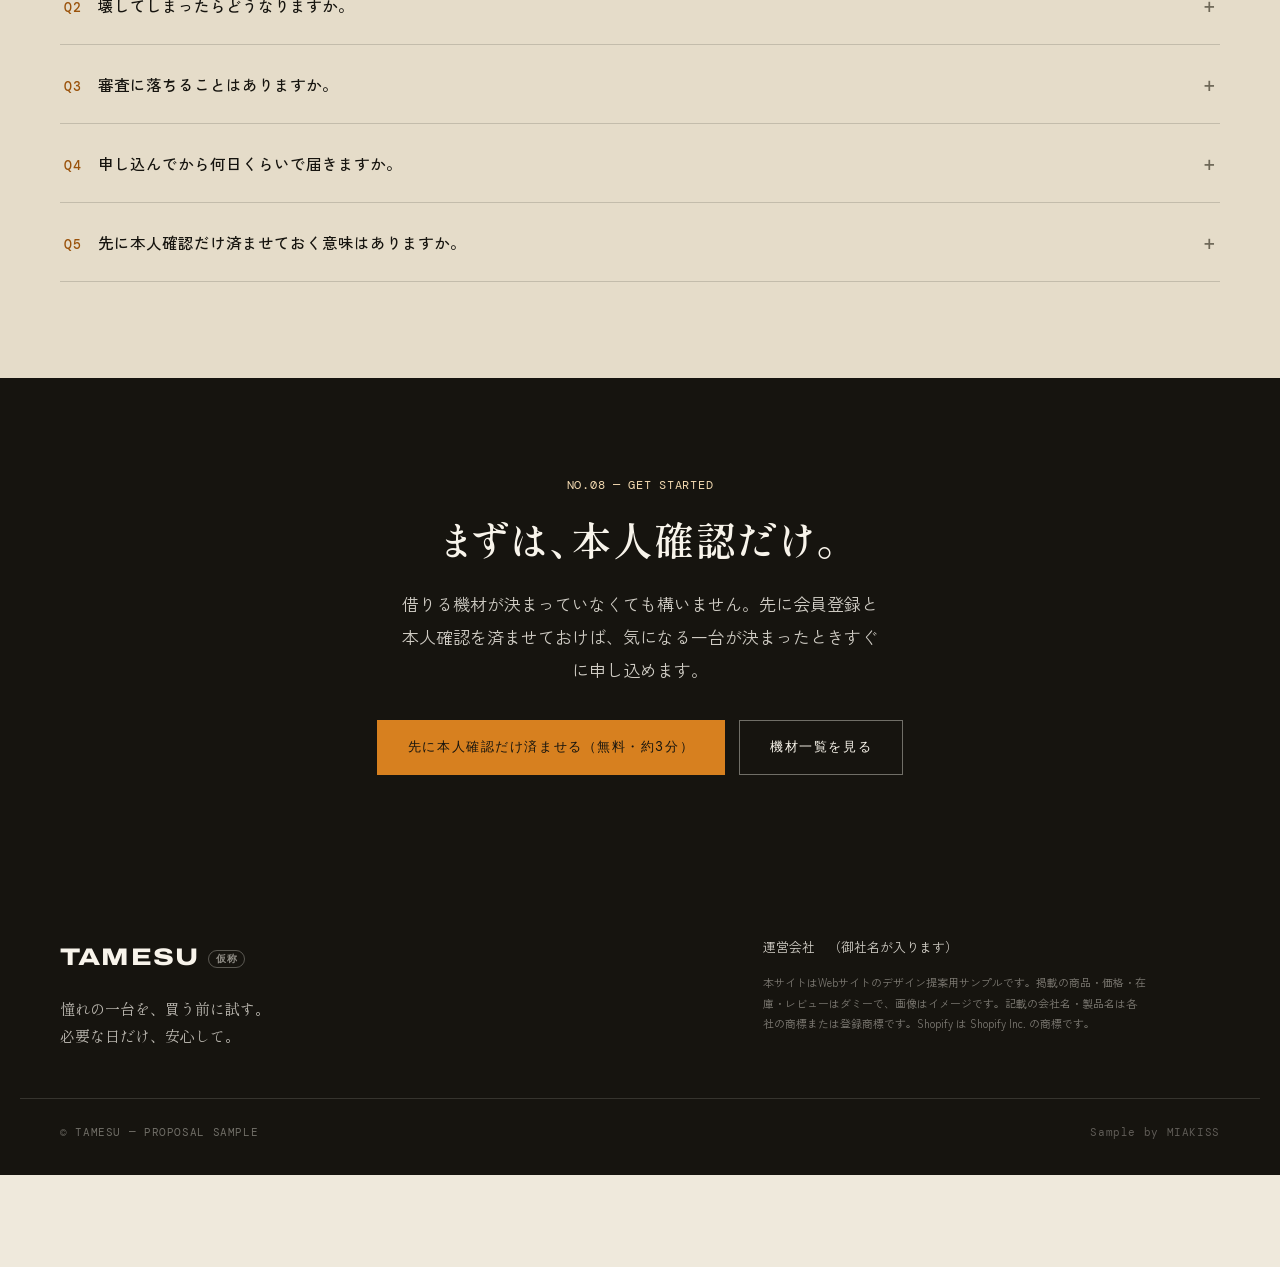
<file: lp.html>
<!DOCTYPE html>
<html lang="ja" data-page="lp" data-chrome="lp">
<head>
<meta charset="UTF-8">
<meta name="viewport" content="width=device-width, initial-scale=1">
<title>100万円のカメラ、買う前に試しませんか？｜TAMESU</title>
<meta name="description" content="買って後悔する前に、3泊4日で確かめる。高額カメラ専門レンタル。">
<meta name="robots" content="noindex,nofollow,noarchive">
<meta property="og:type" content="website">
<meta property="og:site_name" content="TAMESU（仮称）">
<meta property="og:title" content="100万円のカメラ、買う前に試しませんか？｜TAMESU">
<meta property="og:description" content="買って後悔する前に、3泊4日で確かめる。高額カメラ専門レンタル。">
<meta property="og:image" content="assets/img/og.jpg">
<meta property="og:locale" content="ja_JP">
<meta name="twitter:card" content="summary_large_image">
<link rel="preconnect" href="https://fonts.googleapis.com">
<link rel="preconnect" href="https://fonts.gstatic.com" crossorigin>
<link rel="stylesheet" href="https://fonts.googleapis.com/css2?family=Archivo:wdth,wght@62..125,400..800&family=DM+Mono:wght@400;500&family=Shippori+Mincho+B1:wght@500;700&family=Zen+Kaku+Gothic+New:wght@400;500;700&display=swap">
<link rel="stylesheet" href="assets/css/base.css?v=09211150">
<link rel="stylesheet" href="assets/css/lp.css?v=09211150">
<noscript><style>.u-reveal{opacity:1!important;transform:none!important}</style></noscript>
</head>
<body>

<div class="c-samplebar" role="note">
  <p class="l-container c-samplebar__inner"><span class="u-mono c-samplebar__tag">SAMPLE</span><span class="c-samplebar__text">このサイトはWebサイトのデザイン提案用サンプルです。掲載の商品・価格・在庫・レビューはダミーで、画像はイメージです。</span></p>
</div>

<header class="c-header" data-header>
  <div class="l-container c-header__inner">
    <a class="c-header__brand" href="index.html">
      <span class="c-header__word">TAMESU</span>
      <span class="c-header__tag">仮称</span>
      <span class="c-header__sub">高額カメラ専門レンタル</span>
    </a>
    <nav class="c-header__nav" aria-label="サイト内ナビゲーション">
      <a href="collection.html">機材を選ぶ</a>
      <a href="guide.html">ご利用の流れ</a>
      <a href="security.html">安心の仕組み</a>
      <a href="mypage.html">マイページ</a>
    </nav>
    <div class="c-header__actions">
      <button class="c-btn c-btn--amber c-btn--sm" type="button" data-demo="このサイトはサンプルです。会員登録は行われません。">無料会員登録</button>
      <button class="c-header__burger" type="button" data-menu-toggle aria-expanded="false" aria-controls="mobileMenu">
        <span aria-hidden="true"></span><span aria-hidden="true"></span><span aria-hidden="true"></span>
        <span class="u-visually-hidden">メニューを開く</span>
      </button>
    </div>
  </div>
  <div class="c-header__mobile" id="mobileMenu" data-mobile-menu>
    <nav aria-label="モバイルナビゲーション">
      <a href="collection.html">機材を選ぶ</a>
      <a href="guide.html">ご利用の流れ</a>
      <a href="security.html">安心の仕組み</a>
      <a href="mypage.html">マイページ</a>
      <a href="index.html#faq">よくある質問</a>
    </nav>
    <button class="c-btn c-btn--amber" type="button" data-demo="このサイトはサンプルです。会員登録は行われません。">無料会員登録</button>
  </div>
</header>

<main id="page-lp" class="l-main"><!-- ============================================================
     lp — 広告用ランディングページ（9セクション）
     広告 → LP → 機材を見る／先に本人確認 の一本道。chrome=lp（最小ヘッダー＋簡易フッター）
     ============================================================ -->

<section class="c-sec c-sec--tight" id="hero" aria-label="ヒーロー">
  <div class="l-container">
    <div class="l-grid p-lp-hero">
      <div class="p-lp-hero__content u-reveal" style="--d:0s">
        <p class="p-lp-hero__eyebrow">TAMESU — HIGH-END CAMERA RENTAL</p>
        <h1 class="p-lp-hero__title">100万円のカメラ、<br>買う前に試しません<span class="p-lp-hero__noBreak">か？</span></h1>
        <p class="p-lp-hero__sub">買って後悔する前に、3泊4日で確かめる。</p>
        <p class="p-lp-hero__lead">重さ、操作感、実際の写り。スペック表や口コミだけでは分からないことを、届いたその日から自分の手で確かめてください。</p>

        <ul class="p-lp-hero__trust">
          <li>本人確認済みの会員制</li>
          <li>破損時の自己負担上限を明示</li>
          <li>発送前に全数点検</li>
        </ul>

        <div class="p-lp-hero__cta">
          <a class="c-btn c-btn--primary" href="collection.html?use=trial" data-cv="view_collection">試せる機材を見る</a>
          <button class="c-btn c-btn--ghost" type="button" data-demo="このサンプルでは本人確認フローは実装していません。ご利用の流れのページで手順をご覧いただけます。" data-cv="start_kyc">先に本人確認だけ済ませる（無料・約3分）</button>
        </div>

        <aside class="c-memo" data-memo data-ref="N-16" data-type="native app" data-plan="growth" data-confidence="確認済">
          <h4>このページの作り方</h4>
          <p>このLPは、Shopify標準の「代替テンプレート」機能で作る想定です。より自由な表現が必要な場合は、専用の制作アプリ（有料）を追加できます。費用や仕様は要件定義で決定します。</p>
        </aside>

        <aside class="c-memo" data-memo data-ref="N-15" data-type="native app custom external" data-plan="start" data-confidence="一部要確認">
          <h4>広告の効果測定</h4>
          <p>このボタンには計測用の目印を付けています。「機材を見る」「先に本人確認」を広告の成果地点（コンバージョン）として計測する想定です。GA4・Google広告・Meta広告のタグ設定は要件定義で決定します。</p>
        </aside>
      </div>

      <div class="p-lp-hero__media u-reveal" style="--d:.12s">
        <figure class="c-frame c-frame--169" data-frame>
          <img src="assets/img/lp-hero.webp" width="1920" height="1080" alt="自宅で届いたレンタルカメラを手に取る男性">
          <span class="c-frame__corner c-frame__corner--tl" aria-hidden="true"></span>
          <span class="c-frame__corner c-frame__corner--tr" aria-hidden="true"></span>
          <span class="c-frame__corner c-frame__corner--bl" aria-hidden="true"></span>
          <span class="c-frame__corner c-frame__corner--br" aria-hidden="true"></span>
          <span class="c-frame__cross" aria-hidden="true"></span>
          <span class="c-frame__key" aria-hidden="true"><span class="c-frame__key-text">LP-HERO</span><span class="c-frame__key-sub">NO IMAGE</span></span>
        </figure>
        <p class="c-exif">35mm&nbsp;&nbsp;f/2&nbsp;&nbsp;1/125&nbsp;&nbsp;ISO 320</p>
      </div>
    </div>
  </div>
</section>

<div class="l-container"><ul class="c-scale" aria-hidden="true"><li>-2</li><li>-1</li><li class="is-mid">0</li><li>+1</li><li>+2</li></ul></div>

<!-- ============================================================ -->
<section class="c-sec c-sec--paper2" id="regret" aria-label="悩みの共感">
  <div class="l-container">
    <div class="l-grid p-lp-regret">
      <div class="p-lp-regret__media u-reveal" style="--d:0s">
        <figure class="c-frame c-frame--32" data-frame>
          <img src="assets/img/lp-regret.webp" width="1600" height="1067" alt="高額なカメラの購入を前に悩む男性" loading="lazy">
          <span class="c-frame__corner c-frame__corner--tl" aria-hidden="true"></span>
          <span class="c-frame__corner c-frame__corner--tr" aria-hidden="true"></span>
          <span class="c-frame__corner c-frame__corner--bl" aria-hidden="true"></span>
          <span class="c-frame__corner c-frame__corner--br" aria-hidden="true"></span>
          <span class="c-frame__cross" aria-hidden="true"></span>
          <span class="c-frame__key" aria-hidden="true"><span class="c-frame__key-text">LP-REGRET</span><span class="c-frame__key-sub">NO IMAGE</span></span>
        </figure>
        <p class="c-exif">50mm&nbsp;&nbsp;f/2&nbsp;&nbsp;1/60&nbsp;&nbsp;ISO 800</p>
      </div>

      <div class="p-lp-regret__body u-reveal" style="--d:.1s">
        <header class="c-sec__head c-sec__head--wide">
          <p class="c-sec__label"><span class="u-mono">No.01 — BEFORE YOU BUY</span></p>
          <h2 class="c-sec__title">スペック表は、重さも、<br>手のなじみも、<br>教えてくれません。</h2>
        </header>
        <p class="c-sec__lead">口コミの星の数と、実際に自分の手で持ったときの感触は、しばしば別のものです。100万円前後の買い物は、たいてい一度きりの判断になります。</p>
        <p class="p-lp-regret__text">持ってみたら重すぎた。画角が思っていたのと違った。動画のAFが期待ほどではなかった。<br>そう感じても、多くの場合、後戻りはできません。買う前に試す3日間は、その損失を避けるための時間です。</p>
      </div>
    </div>
  </div>
</section>

<!-- ============================================================ -->
<section class="c-sec" id="confirm" aria-label="3泊4日で確かめられること">
  <div class="l-container">
    <header class="c-sec__head u-reveal" style="--d:0s">
      <p class="c-sec__label"><span class="u-mono">No.02 — TRY IT FOR REAL</span></p>
      <h2 class="c-sec__title">3泊4日あれば、<br>ここまで確かめられます。</h2>
      <p class="c-sec__lead">作例だけでなく、日常の中で使い倒してみて、はじめて分かることがあります。</p>
    </header>

    <div class="l-grid p-lp-confirm u-reveal" style="--d:.08s">
      <div class="p-lp-confirm__media">
        <figure class="c-frame c-frame--32" data-frame>
          <img src="assets/img/scene-trial.webp" width="1600" height="1067" alt="購入前に2台のカメラを自宅で比較する" loading="lazy">
          <span class="c-frame__corner c-frame__corner--tl" aria-hidden="true"></span>
          <span class="c-frame__corner c-frame__corner--tr" aria-hidden="true"></span>
          <span class="c-frame__corner c-frame__corner--bl" aria-hidden="true"></span>
          <span class="c-frame__corner c-frame__corner--br" aria-hidden="true"></span>
          <span class="c-frame__cross" aria-hidden="true"></span>
          <span class="c-frame__key" aria-hidden="true"><span class="c-frame__key-text">SCENE-TRIAL</span><span class="c-frame__key-sub">NO IMAGE</span></span>
        </figure>
        <p class="c-exif">50mm&nbsp;&nbsp;f/2.8&nbsp;&nbsp;1/80&nbsp;&nbsp;ISO 640</p>
      </div>

      <ol class="p-lp-confirm__list">
        <li class="p-lp-confirm__item">
          <p class="p-lp-confirm__no u-wide">01</p>
          <div class="p-lp-confirm__body">
            <h3 class="p-lp-confirm__title">重さと握り</h3>
            <p class="p-lp-confirm__desc">スペック欄の「約◯◯g」では伝わらない、構えたときのバランスと疲れにくさ。</p>
          </div>
        </li>
        <li class="p-lp-confirm__item">
          <p class="p-lp-confirm__no u-wide">02</p>
          <div class="p-lp-confirm__body">
            <h3 class="p-lp-confirm__title">AFの食いつき</h3>
            <p class="p-lp-confirm__desc">動き回る子どもやペットに、ピントがどこまで粘ってくれるか。</p>
          </div>
        </li>
        <li class="p-lp-confirm__item">
          <p class="p-lp-confirm__no u-wide">03</p>
          <div class="p-lp-confirm__body">
            <h3 class="p-lp-confirm__title">高感度の粘り</h3>
            <p class="p-lp-confirm__desc">屋内や夜のシーンで、ノイズがどこまで気にならずに残せるか。</p>
          </div>
        </li>
        <li class="p-lp-confirm__item">
          <p class="p-lp-confirm__no u-wide">04</p>
          <div class="p-lp-confirm__body">
            <h3 class="p-lp-confirm__title">手持ちのレンズやPCとの相性</h3>
            <p class="p-lp-confirm__desc">いま使っているレンズや編集環境と、無理なく組み合わせられるか。</p>
          </div>
        </li>
        <li class="p-lp-confirm__item">
          <p class="p-lp-confirm__no u-wide">05</p>
          <div class="p-lp-confirm__body">
            <h3 class="p-lp-confirm__title">家族や友人の反応</h3>
            <p class="p-lp-confirm__desc">見せたときの率直な一言も、判断材料のひとつです。</p>
          </div>
        </li>
      </ol>
    </div>
  </div>
</section>

<!-- ============================================================ -->
<section class="c-sec c-sec--paper2" id="price" aria-label="料金例">
  <div class="l-container">
    <header class="c-sec__head u-reveal" style="--d:0s">
      <p class="c-sec__label"><span class="u-mono">No.03 — PRICE EXAMPLE</span></p>
      <h2 class="c-sec__title">100万円前後の判断を、<br>3泊4日ぶんの金額で。</h2>
      <p class="c-sec__lead">参考購入価格と、3泊4日のレンタル料を並べました。金額は目安です。</p>
    </header>

    <div class="p-lp-price__grid u-reveal" id="lpPriceGrid" data-lp-price style="--d:.08s"></div>

    <aside class="c-memo" data-memo data-ref="N-17" data-type="native" data-plan="start" data-confidence="一部要確認">
      <h4>検索から来る方への導線</h4>
      <p>このページは広告専用で、検索結果には表示されません（noindex）。検索で探している方には、機種ごとの商品ページや用途別の一覧など、SEOを見据えた構造のページが別途対応します。</p>
    </aside>
  </div>
</section>

<div class="l-container"><ul class="c-scale" aria-hidden="true"><li>-2</li><li>-1</li><li class="is-mid">0</li><li>+1</li><li>+2</li></ul></div>

<!-- ============================================================ -->
<section class="c-sec" id="safe" aria-label="安心の3点">
  <div class="l-container">
    <div class="l-grid p-lp-safe">
      <div class="p-lp-safe__media u-reveal" style="--d:0s">
        <figure class="c-frame c-frame--32" data-frame>
          <img src="assets/img/flow-inspect.webp" width="1600" height="1067" alt="発送前にカメラを点検・清掃する技術スタッフの手元" loading="lazy">
          <span class="c-frame__corner c-frame__corner--tl" aria-hidden="true"></span>
          <span class="c-frame__corner c-frame__corner--tr" aria-hidden="true"></span>
          <span class="c-frame__corner c-frame__corner--bl" aria-hidden="true"></span>
          <span class="c-frame__corner c-frame__corner--br" aria-hidden="true"></span>
          <span class="c-frame__cross" aria-hidden="true"></span>
          <span class="c-frame__key" aria-hidden="true"><span class="c-frame__key-text">FLOW-INSPECT</span><span class="c-frame__key-sub">NO IMAGE</span></span>
        </figure>
        <figure class="c-frame c-frame--11 p-lp-safe__inset" data-frame>
          <img src="assets/img/case-seal.webp" width="1200" height="1200" alt="封緘シールが貼られた耐衝撃ハードケース" loading="lazy">
          <span class="c-frame__corner c-frame__corner--tl" aria-hidden="true"></span>
          <span class="c-frame__corner c-frame__corner--tr" aria-hidden="true"></span>
          <span class="c-frame__corner c-frame__corner--bl" aria-hidden="true"></span>
          <span class="c-frame__corner c-frame__corner--br" aria-hidden="true"></span>
          <span class="c-frame__cross" aria-hidden="true"></span>
          <span class="c-frame__key" aria-hidden="true"><span class="c-frame__key-text">CASE-SEAL</span><span class="c-frame__key-sub">NO IMAGE</span></span>
        </figure>
      </div>

      <div class="p-lp-safe__body u-reveal" style="--d:.1s">
        <p class="c-sec__label"><span class="u-mono">No.04 — PEACE OF MIND</span></p>
        <h2 class="c-sec__title">安心して借りる、<br>3つの理由。</h2>

        <ol class="p-lp-safe__list">
          <li class="p-lp-safe__item">
            <p class="p-lp-safe__no u-wide">01</p>
            <p class="p-lp-safe__title">本人確認済みの会員制</p>
            <p class="p-lp-safe__desc">顔写真付き身分証と、本人名義のカードで確認した会員だけがご利用いただけます。</p>
          </li>
          <li class="p-lp-safe__item">
            <p class="p-lp-safe__no u-wide">02</p>
            <p class="p-lp-safe__title">自己負担上限を明示</p>
            <p class="p-lp-safe__desc">補償を選んでいただくことで、万一の破損時に自己負担する金額の上限をあらかじめ決められます。</p>
          </li>
          <li class="p-lp-safe__item">
            <p class="p-lp-safe__no u-wide">03</p>
            <p class="p-lp-safe__title">発送前の点検と封緘</p>
            <p class="p-lp-safe__desc">発送前に全数点検し、ケースに封緘シールを貼ってお届けします。</p>
          </li>
        </ol>

        <p class="p-lp-safe__cta"><a class="c-btn c-btn--ghost" href="security.html">安心の仕組みを詳しく見る</a></p>
      </div>
    </div>
  </div>
</section>

<!-- ============================================================ -->
<section class="c-sec c-sec--paper2" id="flow" aria-label="ご利用の流れ">
  <div class="l-container">
    <header class="c-sec__head u-reveal" style="--d:0s">
      <p class="c-sec__label"><span class="u-mono">No.05 — HOW IT WORKS</span></p>
      <h2 class="c-sec__title">お申し込みから、4つの工程。</h2>
      <p class="c-sec__lead">先に会員登録と本人確認だけ済ませておくと、機材が決まったときの手続きがスムーズです。</p>
    </header>

    <div class="u-reveal" style="--d:.08s">
      <ol class="c-steps c-steps--row">
        <li class="c-steps__item is-active">
          <p class="c-steps__no">01</p>
          <p class="c-steps__title">会員登録・本人確認</p>
          <p class="c-steps__desc">顔写真付き身分証と、本人名義のカードをご用意ください。</p>
          <p class="c-steps__time">目安 約3分</p>
        </li>
        <li class="c-steps__item">
          <p class="c-steps__no">02</p>
          <p class="c-steps__title">審査</p>
          <p class="c-steps__desc">機材のランクに応じて、確認の項目が変わります。</p>
          <p class="c-steps__time">機材ランクにより異なる</p>
        </li>
        <li class="c-steps__item">
          <p class="c-steps__no">03</p>
          <p class="c-steps__title">予約・お支払い</p>
          <p class="c-steps__desc">期間と補償を選ぶと、料金がその場で決まります。</p>
          <p class="c-steps__time">最短即日</p>
        </li>
        <li class="c-steps__item">
          <p class="c-steps__no">04</p>
          <p class="c-steps__title">受取・返却</p>
          <p class="c-steps__desc">発送前に全数点検。返却は宅配・コンビニ・営業所から選べます。</p>
          <p class="c-steps__time">返却期限までに発送</p>
        </li>
      </ol>
    </div>

    <p class="p-lp-flow__more"><a class="c-btn c-btn--ghost" href="guide.html">ご利用の流れを詳しく見る</a></p>

    <aside class="c-memo" data-memo data-ref="N-18" data-type="native ops" data-plan="growth" data-confidence="一部要確認">
      <h4>登録の途中で離れた方へ</h4>
      <p>会員登録や決済の途中で離脱した方には、Shopify標準のカゴ落ちメールで自動的にお知らせできます。送信タイミングは調整可能です。より本格的な配信は要件定義で検討します。</p>
    </aside>
  </div>
</section>

<!-- ============================================================ -->
<section class="c-sec" id="voices" aria-label="利用者の声">
  <div class="l-container">
    <header class="c-sec__head u-reveal" style="--d:0s">
      <p class="c-sec__label"><span class="u-mono">No.06 — VOICES</span></p>
      <h2 class="c-sec__title">利用者の声（サンプル）</h2>
      <p class="c-sec__lead">実際のレビューではなく、想定される感想のサンプルです。</p>
    </header>

    <div class="p-lp-voices__grid u-reveal" style="--d:.08s">
      <div class="p-lp-voices__feature">
        <p class="p-lp-voices__featureMark u-wide" aria-hidden="true">“</p>
        <p class="p-lp-voices__featureQuote">写真だけでは分からなかったシャッター音や質感を確かめてから、安心して同じ型を購入しました。</p>
        <div class="p-lp-voices__head">
          <figure class="c-frame c-frame--11 p-lp-voices__photo" data-frame>
            <img src="assets/img/voice-2.webp" width="1200" height="1200" alt="30代女性のお客様（サンプル）" loading="lazy">
            <span class="c-frame__corner c-frame__corner--tl" aria-hidden="true"></span>
            <span class="c-frame__corner c-frame__corner--tr" aria-hidden="true"></span>
            <span class="c-frame__corner c-frame__corner--bl" aria-hidden="true"></span>
            <span class="c-frame__corner c-frame__corner--br" aria-hidden="true"></span>
            <span class="c-frame__cross" aria-hidden="true"></span>
            <span class="c-frame__key" aria-hidden="true"><span class="c-frame__key-text">VOICE-2</span><span class="c-frame__key-sub">NO IMAGE</span></span>
          </figure>
          <div>
            <p class="p-lp-voices__name">30代・女性</p>
            <p class="p-lp-voices__tag u-mono">サンプル</p>
          </div>
        </div>
      </div>

      <div class="p-lp-voices__side">
        <div class="p-lp-voices__sideItem">
          <figure class="c-frame c-frame--11 p-lp-voices__photo" data-frame>
            <img src="assets/img/voice-1.webp" width="1200" height="1200" alt="50代男性のお客様（サンプル）" loading="lazy">
            <span class="c-frame__corner c-frame__corner--tl" aria-hidden="true"></span>
            <span class="c-frame__corner c-frame__corner--tr" aria-hidden="true"></span>
            <span class="c-frame__corner c-frame__corner--bl" aria-hidden="true"></span>
            <span class="c-frame__corner c-frame__corner--br" aria-hidden="true"></span>
            <span class="c-frame__cross" aria-hidden="true"></span>
            <span class="c-frame__key" aria-hidden="true"><span class="c-frame__key-text">VOICE-1</span><span class="c-frame__key-sub">NO IMAGE</span></span>
          </figure>
          <div class="p-lp-voices__sideBody">
            <p class="p-lp-voices__name">50代・男性<span class="p-lp-voices__tag u-mono">サンプル</span></p>
            <p class="p-lp-voices__sideQuote">値段だけで諦めかけていましたが、3日間手元に置いて、この重さなら普段も持ち出せると分かりました。</p>
          </div>
        </div>
        <div class="p-lp-voices__sideItem">
          <figure class="c-frame c-frame--11 p-lp-voices__photo" data-frame>
            <img src="assets/img/voice-3.webp" width="1200" height="1200" alt="40代男性のお客様（サンプル）" loading="lazy">
            <span class="c-frame__corner c-frame__corner--tl" aria-hidden="true"></span>
            <span class="c-frame__corner c-frame__corner--tr" aria-hidden="true"></span>
            <span class="c-frame__corner c-frame__corner--bl" aria-hidden="true"></span>
            <span class="c-frame__corner c-frame__corner--br" aria-hidden="true"></span>
            <span class="c-frame__cross" aria-hidden="true"></span>
            <span class="c-frame__key" aria-hidden="true"><span class="c-frame__key-text">VOICE-3</span><span class="c-frame__key-sub">NO IMAGE</span></span>
          </figure>
          <div class="p-lp-voices__sideBody">
            <p class="p-lp-voices__name">40代・男性<span class="p-lp-voices__tag u-mono">サンプル</span></p>
            <p class="p-lp-voices__sideQuote">子どもの運動会用に借りて、望遠の取り回しを試せたので、買ってから後悔せずに済みました。</p>
          </div>
        </div>
      </div>
    </div>
  </div>
</section>

<!-- ============================================================ -->
<section class="c-sec c-sec--paper2" id="faq" aria-label="よくある質問">
  <div class="l-container">
    <header class="c-sec__head u-reveal" style="--d:0s">
      <p class="c-sec__label"><span class="u-mono">No.07 — FAQ</span></p>
      <h2 class="c-sec__title">よくある質問</h2>
    </header>

    <div class="c-faq u-reveal" style="--d:.08s">
      <details class="c-faq__item">
        <summary><span class="c-faq__q u-mono">Q1</span><span>本当に買わなくてもいいのですか。</span></summary>
        <p class="c-faq__a">はい。気に入らなければ、返却期限までにお戻しいただくだけです。購入を前提にせず、確かめるための体験としてご利用いただけます。</p>
      </details>
      <details class="c-faq__item">
        <summary><span class="c-faq__q u-mono">Q2</span><span>壊してしまったらどうなりますか。</span></summary>
        <p class="c-faq__a">お申し込み時に選んだ補償に応じて、自己負担する金額の上限があらかじめ決まります。盗難・紛失・未返却は補償の対象外です。</p>
      </details>
      <details class="c-faq__item">
        <summary><span class="c-faq__q u-mono">Q3</span><span>審査に落ちることはありますか。</span></summary>
        <p class="c-faq__a">本人確認の内容や機材のランクによっては、ご希望に沿えない場合があります。参考購入価格が高い機材ほど、確認の項目が増えます。</p>
      </details>
      <details class="c-faq__item">
        <summary><span class="c-faq__q u-mono">Q4</span><span>申し込んでから何日くらいで届きますか。</span></summary>
        <p class="c-faq__a">発送前に全数点検を行うため、お申し込みから発送まで少しお時間をいただきます。詳しくはご利用の流れのページでご案内しています。</p>
      </details>
      <details class="c-faq__item">
        <summary><span class="c-faq__q u-mono">Q5</span><span>先に本人確認だけ済ませておく意味はありますか。</span></summary>
        <p class="c-faq__a">借りたい機材が決まったときに、審査を待つ時間を短くできます。会員登録・本人確認はいずれも無料です。</p>
      </details>
    </div>
  </div>
</section>

<!-- ============================================================ -->
<section class="c-sec c-sec--ink" id="finalcta" aria-label="最終CTA">
  <div class="l-container">
    <div class="p-lp-final u-reveal" style="--d:0s">
      <p class="c-sec__label"><span class="u-mono">No.08 — GET STARTED</span></p>
      <h2 class="c-sec__title">まずは、本人確認だけ。</h2>
      <p class="c-sec__lead">借りる機材が決まっていなくても構いません。先に会員登録と本人確認を済ませておけば、気になる一台が決まったときすぐに申し込めます。</p>

      <div class="p-lp-final__cta">
        <button class="c-btn c-btn--amber" type="button" data-demo="このサイトはサンプルです。会員登録は行われません。" data-cv="start_kyc">先に本人確認だけ済ませる（無料・約3分）</button>
        <a class="c-btn c-btn--ghost" href="collection.html" data-cv="view_collection">機材一覧を見る</a>
      </div>
    </div>
  </div>
</section>

<!-- ============================================================
     モバイル下部固定CTA（ヒーローのCTAが画面内にある間は隠す。dockには重ねない）
     ============================================================ -->
<div class="p-lp-stickyCta" data-lp-sticky>
  <div class="l-container p-lp-stickyCta__inner">
    <p class="p-lp-stickyCta__copy">先に本人確認だけ、済ませておきませんか。</p>
    <div class="p-lp-stickyCta__btns">
      <button class="c-btn c-btn--amber c-btn--sm" type="button" data-demo="このサイトはサンプルです。会員登録は行われません。" data-cv="start_kyc">本人確認へ</button>
      <a class="c-btn c-btn--ghost c-btn--sm" href="collection.html?use=trial" data-cv="view_collection">機材を見る</a>
    </div>
  </div>
</div>
</main>

<footer class="c-footer">
  <div class="l-container c-footer__inner">
    <div class="c-footer__brand">
      <p class="c-footer__word">TAMESU<span class="c-footer__tag">仮称</span></p>
      <p class="c-footer__catch">憧れの一台を、買う前に試す。<br>必要な日だけ、安心して。</p>
    </div>
    <nav class="c-footer__nav" aria-label="フッターナビゲーション">
      <div class="c-footer__col">
        <p class="c-footer__heading u-mono">CUSTOMER</p>
        <a href="index.html">トップ</a>
        <a href="collection.html">機材一覧</a>
        <a href="product.html">機材詳細</a>
        <a href="guide.html">ご利用の流れ</a>
        <a href="security.html">安心の仕組み</a>
        <a href="mypage.html">マイページ</a>
      </div>
      <div class="c-footer__col">
        <p class="c-footer__heading u-mono">OPERATION</p>
        <a href="admin.html">運営管理</a>
        <a href="lp.html">広告LP</a>
      </div>
    </nav>
    <div class="c-footer__meta">
      <p class="c-footer__company">運営会社　（御社名が入ります）</p>
      <p class="c-footer__note">本サイトはWebサイトのデザイン提案用サンプルです。掲載の商品・価格・在庫・レビューはダミーで、画像はイメージです。記載の会社名・製品名は各社の商標または登録商標です。Shopify は Shopify Inc. の商標です。</p>
    </div>
  </div>
  <div class="l-container c-footer__bottom">
    <span class="u-mono">© TAMESU — PROPOSAL SAMPLE</span>
    <span class="u-mono c-footer__credit">Sample by MIAKISS</span>
  </div>
</footer>

<nav class="c-dock" data-dock aria-label="サンプルページ切り替え">
  <div class="c-dock__inner">
    <span class="c-dock__label" aria-hidden="true">SAMPLE</span>
    <div class="c-dock__scroll" data-dock-scroll>
      <div class="c-dock__group" data-group="customer">
        <a class="c-dock__item" href="index.html" data-nav="index"><span class="c-dock__no u-mono">01</span><span class="c-dock__name">トップ</span><span class="c-dock__hint">第一印象と信頼</span></a>
        <a class="c-dock__item" href="collection.html" data-nav="collection"><span class="c-dock__no u-mono">02</span><span class="c-dock__name">機材一覧</span><span class="c-dock__hint">用途から絞り込む</span></a>
        <a class="c-dock__item" href="product.html" data-nav="product"><span class="c-dock__no u-mono">03</span><span class="c-dock__name">機材詳細</span><span class="c-dock__hint">期間と補償で料金が変わる</span></a>
        <a class="c-dock__item" href="guide.html" data-nav="guide"><span class="c-dock__no u-mono">04</span><span class="c-dock__name">ご利用の流れ</span><span class="c-dock__hint">登録から返却まで</span></a>
        <a class="c-dock__item" href="security.html" data-nav="security"><span class="c-dock__no u-mono">05</span><span class="c-dock__name">安心の仕組み</span><span class="c-dock__hint">不正注文への5つの備え</span></a>
        <a class="c-dock__item" href="mypage.html" data-nav="mypage"><span class="c-dock__no u-mono">06</span><span class="c-dock__name">マイページ</span><span class="c-dock__hint">審査状況と返却手続き</span></a>
      </div>
      <div class="c-dock__div" aria-hidden="true"></div>
      <div class="c-dock__group" data-group="operator">
        <a class="c-dock__item" href="admin.html" data-nav="admin"><span class="c-dock__no u-mono">07</span><span class="c-dock__name">運営管理</span><span class="c-dock__hint">審査と発送承認</span></a>
      </div>
      <div class="c-dock__div" aria-hidden="true"></div>
      <div class="c-dock__group" data-group="acquisition">
        <a class="c-dock__item" href="lp.html" data-nav="lp"><span class="c-dock__no u-mono">08</span><span class="c-dock__name">広告LP</span><span class="c-dock__hint">広告から申込までの導線</span></a>
      </div>
    </div>
    <button class="c-dock__memo" type="button" data-memo-toggle aria-pressed="false">
      <span class="c-dock__memoSwitch" aria-hidden="true"></span>
      <span class="c-dock__memoLabel">実装メモ</span>
    </button>
    <button class="c-dock__collapse" type="button" data-dock-collapse aria-expanded="true">
      <span class="u-visually-hidden">サンプルdockを折りたたむ</span>
      <span aria-hidden="true">︿</span>
    </button>
  </div>
</nav>

<div class="c-toast" id="toast" role="status" aria-live="polite"></div>

<script src="assets/js/data.js?v=09211150"></script>
<script src="assets/js/site.js?v=09211150"></script>
<script src="assets/js/lp.js?v=09211150"></script>
</body>
</html>
</file>
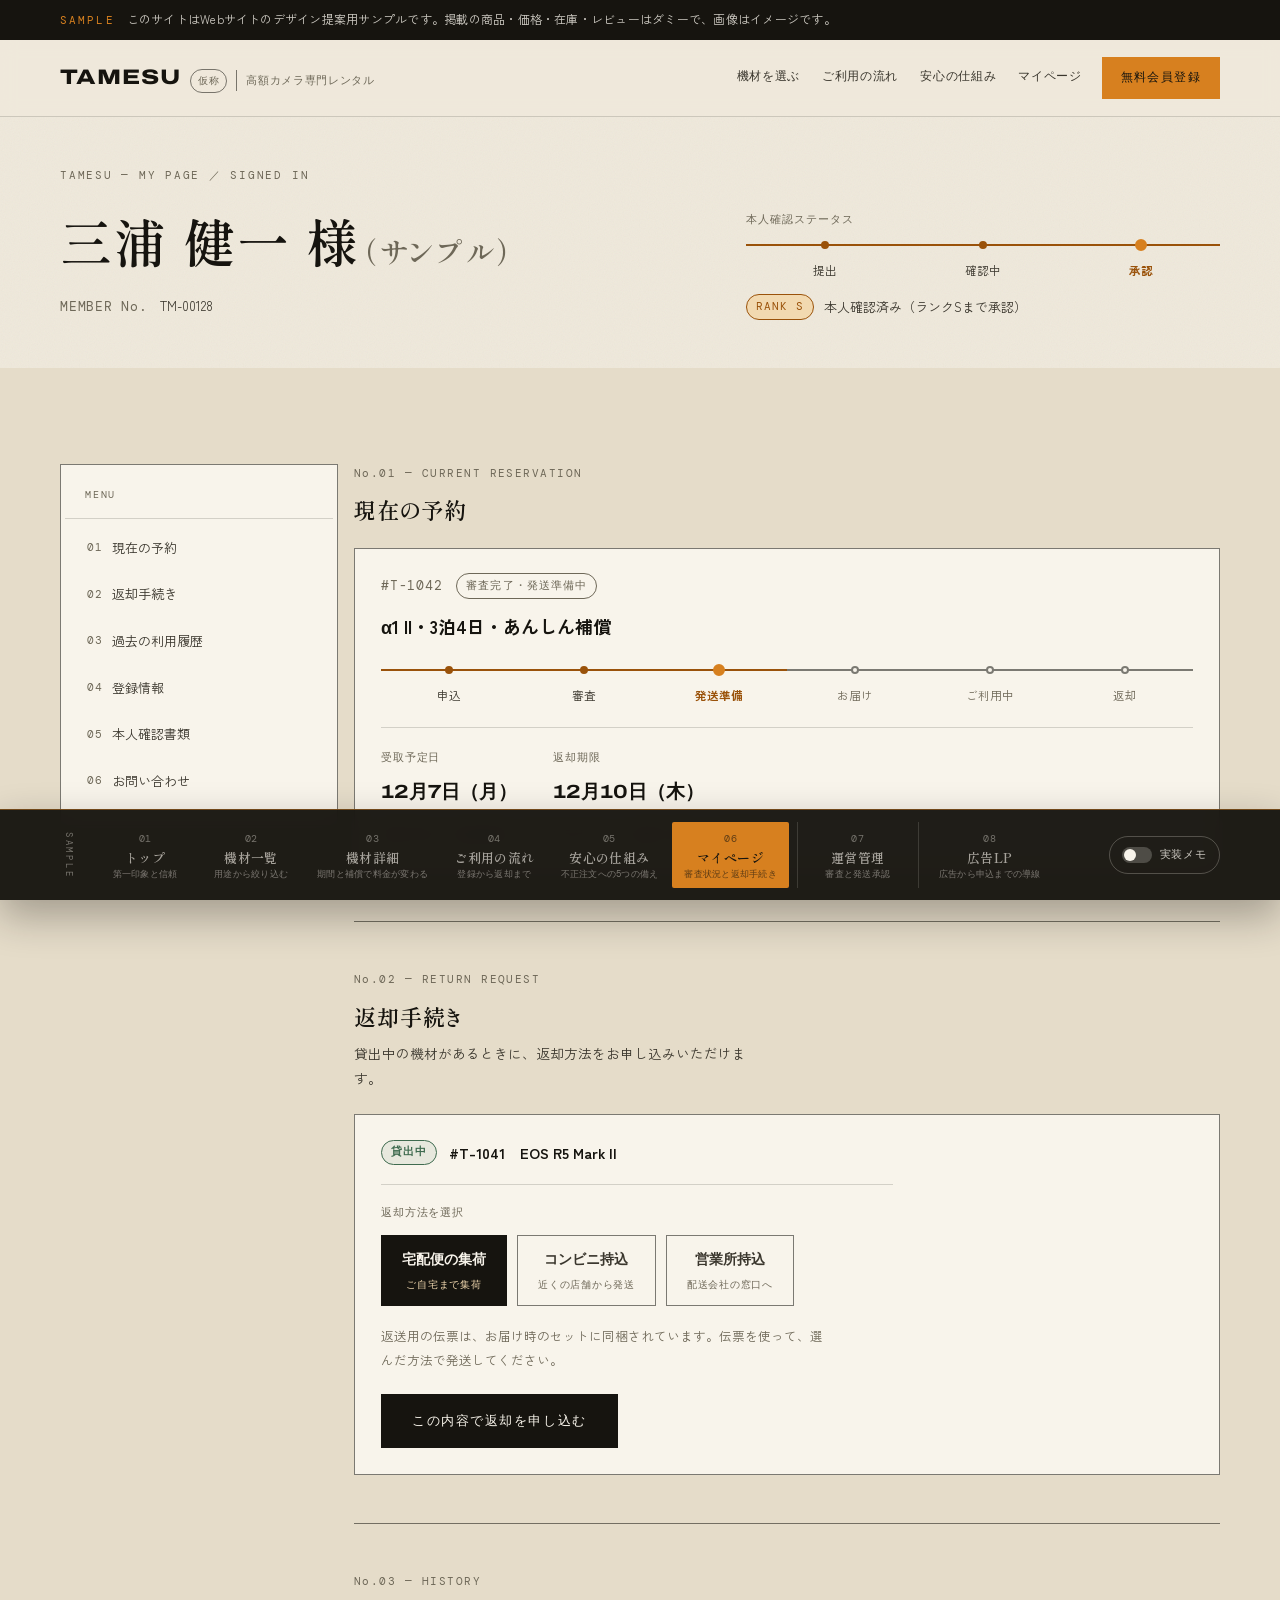
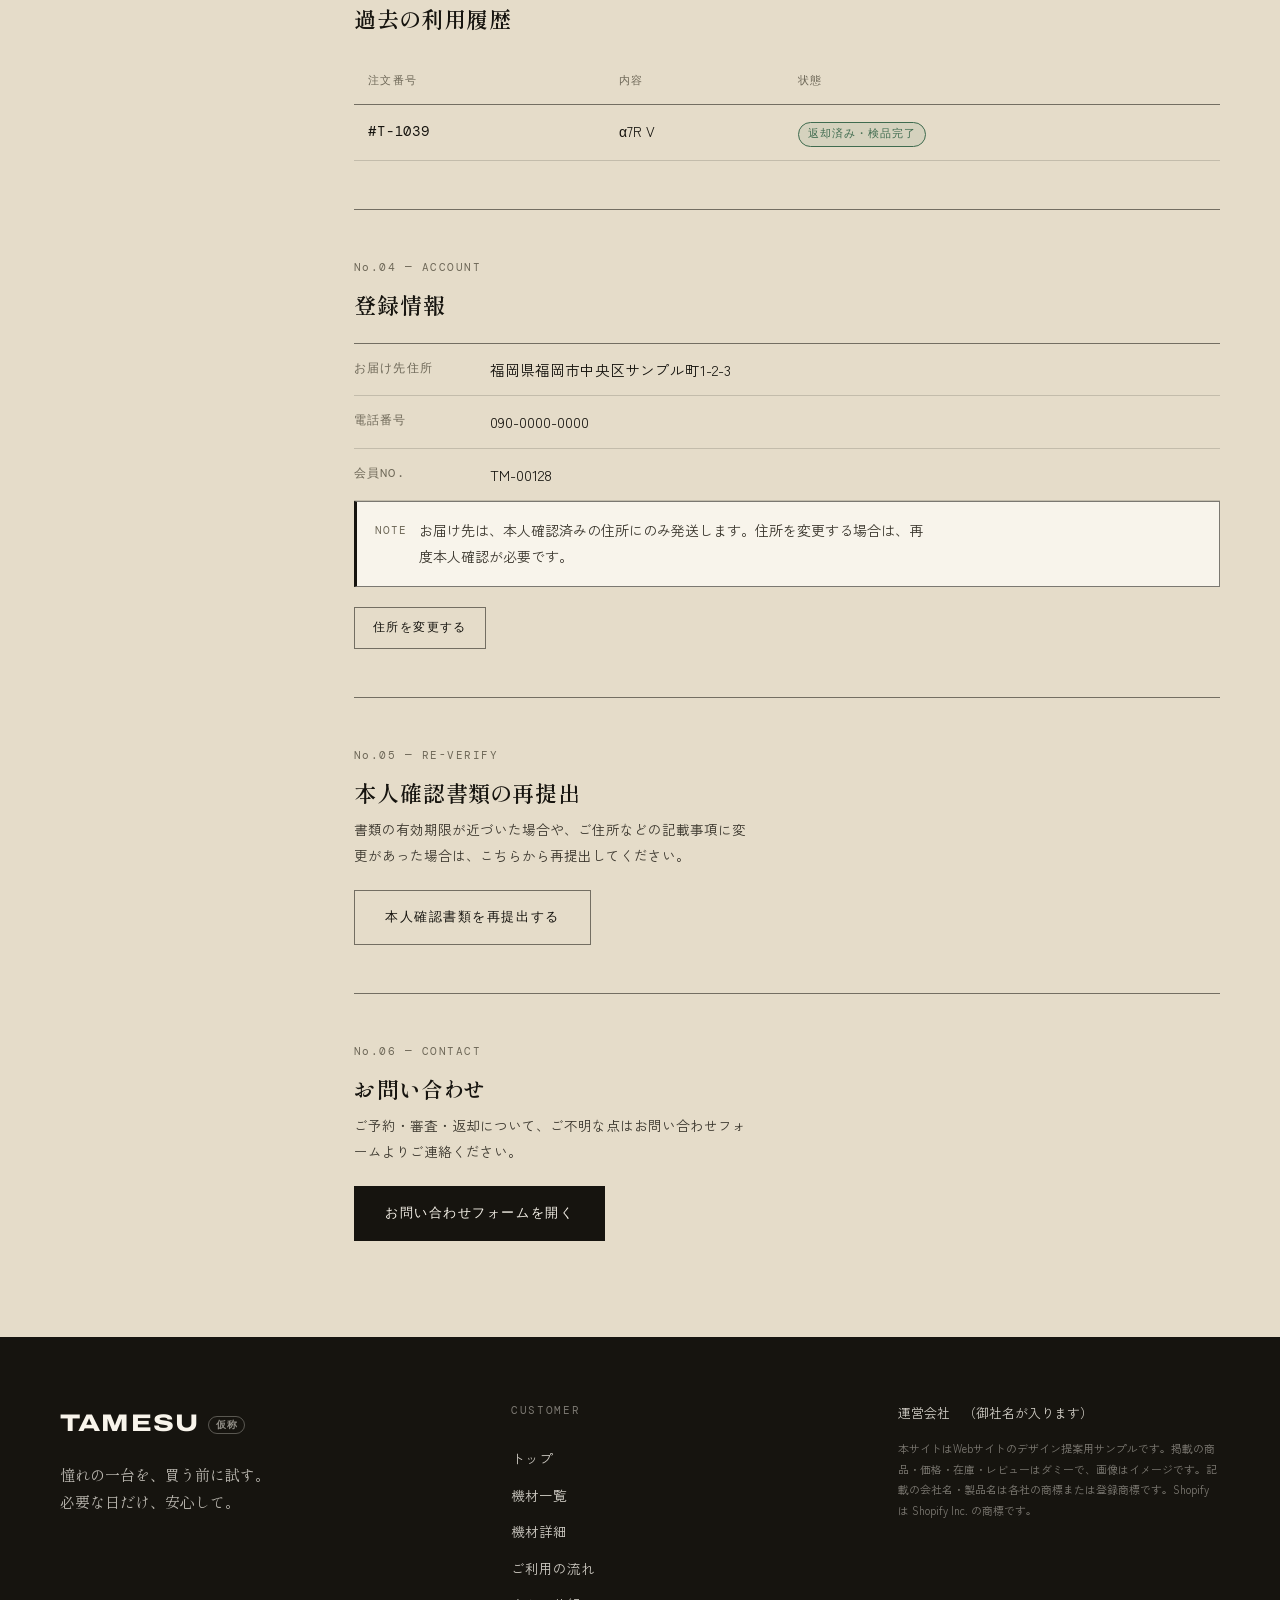
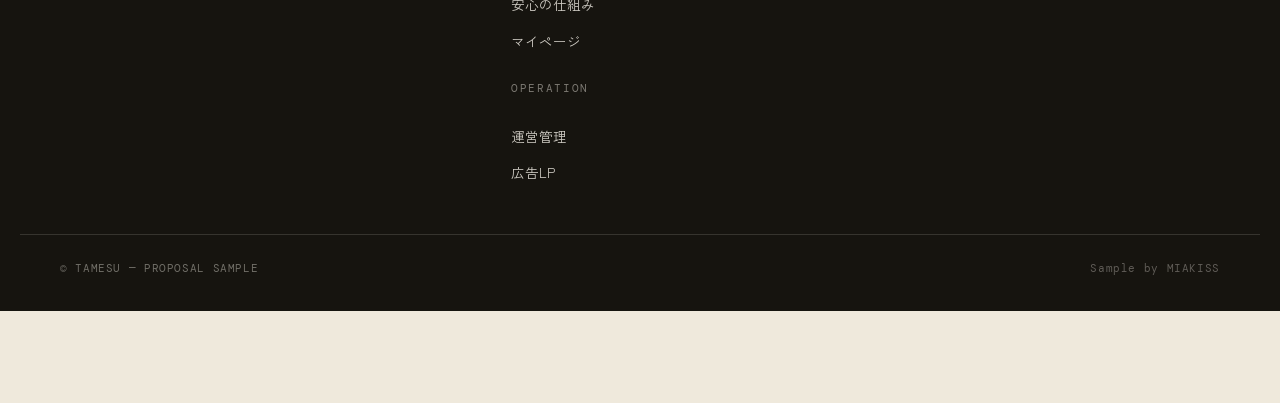
<file: mypage.html>
<!DOCTYPE html>
<html lang="ja" data-page="mypage" data-chrome="shop">
<head>
<meta charset="UTF-8">
<meta name="viewport" content="width=device-width, initial-scale=1">
<title>マイページ｜TAMESU</title>
<meta name="description" content="審査状況の確認、予約の管理、返却手続き。">
<meta name="robots" content="noindex,nofollow,noarchive">
<meta property="og:type" content="website">
<meta property="og:site_name" content="TAMESU（仮称）">
<meta property="og:title" content="マイページ｜TAMESU">
<meta property="og:description" content="審査状況の確認、予約の管理、返却手続き。">
<meta property="og:image" content="assets/img/og.jpg">
<meta property="og:locale" content="ja_JP">
<meta name="twitter:card" content="summary_large_image">
<link rel="preconnect" href="https://fonts.googleapis.com">
<link rel="preconnect" href="https://fonts.gstatic.com" crossorigin>
<link rel="stylesheet" href="https://fonts.googleapis.com/css2?family=Archivo:wdth,wght@62..125,400..800&family=DM+Mono:wght@400;500&family=Shippori+Mincho+B1:wght@500;700&family=Zen+Kaku+Gothic+New:wght@400;500;700&display=swap">
<link rel="stylesheet" href="assets/css/base.css?v=09211150">
<link rel="stylesheet" href="assets/css/mypage.css?v=09211150">
<noscript><style>.u-reveal{opacity:1!important;transform:none!important}</style></noscript>
</head>
<body>

<div class="c-samplebar" role="note">
  <p class="l-container c-samplebar__inner"><span class="u-mono c-samplebar__tag">SAMPLE</span><span class="c-samplebar__text">このサイトはWebサイトのデザイン提案用サンプルです。掲載の商品・価格・在庫・レビューはダミーで、画像はイメージです。</span></p>
</div>

<header class="c-header" data-header>
  <div class="l-container c-header__inner">
    <a class="c-header__brand" href="index.html">
      <span class="c-header__word">TAMESU</span>
      <span class="c-header__tag">仮称</span>
      <span class="c-header__sub">高額カメラ専門レンタル</span>
    </a>
    <nav class="c-header__nav" aria-label="サイト内ナビゲーション">
      <a href="collection.html">機材を選ぶ</a>
      <a href="guide.html">ご利用の流れ</a>
      <a href="security.html">安心の仕組み</a>
      <a href="mypage.html">マイページ</a>
    </nav>
    <div class="c-header__actions">
      <button class="c-btn c-btn--amber c-btn--sm" type="button" data-demo="このサイトはサンプルです。会員登録は行われません。">無料会員登録</button>
      <button class="c-header__burger" type="button" data-menu-toggle aria-expanded="false" aria-controls="mobileMenu">
        <span aria-hidden="true"></span><span aria-hidden="true"></span><span aria-hidden="true"></span>
        <span class="u-visually-hidden">メニューを開く</span>
      </button>
    </div>
  </div>
  <div class="c-header__mobile" id="mobileMenu" data-mobile-menu>
    <nav aria-label="モバイルナビゲーション">
      <a href="collection.html">機材を選ぶ</a>
      <a href="guide.html">ご利用の流れ</a>
      <a href="security.html">安心の仕組み</a>
      <a href="mypage.html">マイページ</a>
      <a href="index.html#faq">よくある質問</a>
    </nav>
    <button class="c-btn c-btn--amber" type="button" data-demo="このサイトはサンプルです。会員登録は行われません。">無料会員登録</button>
  </div>
</header>

<main id="page-mypage" class="l-main"><!-- ============================================================
     mypage — マイページ（会員ヘッダー＋管理的シェル）
     人物・注文は data.js の persona / orders と完全に一致させる
     （#T-1042 は admin ページと共通の人物・注文）
     ============================================================ -->

<section class="c-sec c-sec--tight" id="header" aria-label="会員ヘッダー">
  <div class="l-container">
    <div class="l-grid p-mypage-header">
      <div class="p-mypage-header__id u-reveal" style="--d:0s">
        <p class="p-mypage-header__eyebrow u-mono">TAMESU — MY PAGE ／ SIGNED IN</p>
        <h1 class="p-mypage-header__name">三浦 健一 様<span class="p-mypage-header__sample">（サンプル）</span></h1>
        <p class="p-mypage-header__no"><span class="u-mono">MEMBER No.</span> TM-00128</p>
      </div>

      <div class="p-mypage-header__verify u-reveal" style="--d:.08s">
        <p class="p-mypage-header__verifyLabel u-mono">本人確認ステータス</p>
        <ol class="p-mypage-steps p-mypage-steps--kyc">
          <li class="is-done"><span class="p-mypage-steps__label">提出</span></li>
          <li class="is-done"><span class="p-mypage-steps__label">確認中</span></li>
          <li class="is-done is-current"><span class="p-mypage-steps__label">承認</span></li>
        </ol>
        <p class="p-mypage-header__verifyNote"><span class="c-badge c-badge--s">RANK S</span>本人確認済み（ランクSまで承認）</p>
      </div>
    </div>

    <aside class="c-memo" data-memo data-ref="N-04" data-type="native app custom" data-plan="start" data-confidence="確認済">
      <h4>マイページの拡張範囲</h4>
      <p>会員ページの仕組みには「新方式」と「従来方式」があります。新方式はパスワード不要でログインでき、注文一覧・注文詳細・プロフィールなど決められた挿入位置に、決められた部品だけを追加できます（任意のHTMLは描画できません）。</p>
    </aside>
  </div>
</section>

<section class="c-sec c-sec--paper2" id="shell" aria-label="マイページ本体">
  <div class="l-container">
    <div class="l-grid p-mypage-shell">

      <aside class="p-mypage-nav u-reveal" style="--d:0s" aria-label="マイページ内ナビゲーション">
        <p class="p-mypage-nav__label u-mono">MENU</p>
        <nav>
          <a class="p-mypage-nav__link" href="#current"><span class="u-mono">01</span>現在の予約</a>
          <a class="p-mypage-nav__link" href="#return"><span class="u-mono">02</span>返却手続き</a>
          <a class="p-mypage-nav__link" href="#history"><span class="u-mono">03</span>過去の利用履歴</a>
          <a class="p-mypage-nav__link" href="#account"><span class="u-mono">04</span>登録情報</a>
          <a class="p-mypage-nav__link" href="#resubmit"><span class="u-mono">05</span>本人確認書類</a>
          <a class="p-mypage-nav__link" href="#contact"><span class="u-mono">06</span>お問い合わせ</a>
        </nav>
      </aside>

      <div class="p-mypage-content u-reveal" style="--d:.06s">

        <article class="p-mypage-block" id="current">
          <header class="p-mypage-block__head">
            <p class="p-mypage-block__label u-mono">No.01 — CURRENT RESERVATION</p>
            <h2 class="p-mypage-block__title">現在の予約</h2>
          </header>

          <div class="p-mypage-order">
            <div class="p-mypage-order__top">
              <p class="p-mypage-order__id u-mono">#T-1042</p>
              <span class="c-badge c-badge--wait">審査完了・発送準備中</span>
            </div>
            <p class="p-mypage-order__item">α1 II・3泊4日・あんしん補償</p>

            <ol class="p-mypage-steps p-mypage-steps--order">
              <li class="is-done"><span class="p-mypage-steps__label">申込</span></li>
              <li class="is-done"><span class="p-mypage-steps__label">審査</span></li>
              <li class="is-done is-current"><span class="p-mypage-steps__label">発送準備</span></li>
              <li><span class="p-mypage-steps__label">お届け</span></li>
              <li><span class="p-mypage-steps__label">ご利用中</span></li>
              <li><span class="p-mypage-steps__label">返却</span></li>
            </ol>

            <div class="p-mypage-order__dates">
              <div class="p-mypage-order__date">
                <p class="p-mypage-order__dateLabel u-mono">受取予定日</p>
                <p class="p-mypage-order__dateValue u-wide" id="mypageReceiveDate">計算中</p>
              </div>
              <div class="p-mypage-order__date">
                <p class="p-mypage-order__dateLabel u-mono">返却期限</p>
                <p class="p-mypage-order__dateValue u-wide" id="mypageReturnDate">計算中</p>
              </div>
            </div>
            <p class="p-mypage-order__hint">受取予定日・返却期限は、本日の日付をもとに自動で計算した参考値です。</p>
          </div>

          <aside class="c-memo" data-memo data-ref="N-06" data-type="native custom app" data-plan="standard" data-confidence="確認済">
            <h4>審査ステータスの持たせ方</h4>
            <p>審査に通った会員には「承認済み」のような目印（タグ）を付けて管理します。目印がない方には画面上で申込みを見せない・止めるという形で制御しますが、これは表示上の制御であり、より確実に止めるには追加の仕組みが必要です。</p>
          </aside>
        </article>

        <article class="p-mypage-block" id="return">
          <header class="p-mypage-block__head">
            <p class="p-mypage-block__label u-mono">No.02 — RETURN REQUEST</p>
            <h2 class="p-mypage-block__title">返却手続き</h2>
            <p class="p-mypage-block__lead">貸出中の機材があるときに、返却方法をお申し込みいただけます。</p>
          </header>

          <div class="p-mypage-return">
            <p class="p-mypage-return__current"><span class="c-badge c-badge--ok">貸出中</span>#T-1041　EOS R5 Mark II</p>

            <p class="p-mypage-return__stepLabel u-mono">返却方法を選択</p>
            <div class="c-chip-row">
              <button class="c-chip" type="button" data-return-chip aria-pressed="true"><b>宅配便の集荷</b><small>ご自宅まで集荷</small></button>
              <button class="c-chip" type="button" data-return-chip aria-pressed="false"><b>コンビニ持込</b><small>近くの店舗から発送</small></button>
              <button class="c-chip" type="button" data-return-chip aria-pressed="false"><b>営業所持込</b><small>配送会社の窓口へ</small></button>
            </div>

            <p class="p-mypage-return__note">返送用の伝票は、お届け時のセットに同梱されています。伝票を使って、選んだ方法で発送してください。</p>

            <button class="c-btn c-btn--primary" type="button" data-return-submit data-demo="宅配便の集荷で返却の申し込みを受け付けました（サンプルのため実際には送信されません）。">この内容で返却を申し込む</button>
          </div>

          <aside class="c-memo" data-memo data-ref="N-14" data-type="native app ops" data-plan="start" data-confidence="要確認">
            <h4>返却申請の実装</h4>
            <p>返却申請は、標準の「返品」機能（本来は返金・交換向け）を工夫して流用するか、専用フォームとスタッフの手動対応で実現する方法があります。標準機能はレンタル返却専用ではない点に注意が必要です。</p>
          </aside>

          <aside class="c-memo" data-memo data-ref="N-12" data-type="native app custom external" data-plan="start" data-confidence="要確認">
            <h4>ステータス変更の通知</h4>
            <p>発送完了などの定型メールは標準機能で自動送信できます。ただし返却受付のようにお客様ごとに内容が変わる通知の自動送信には、別の仕組みが必要です（要件定義で決定）。</p>
          </aside>
        </article>

        <article class="p-mypage-block" id="history">
          <header class="p-mypage-block__head">
            <p class="p-mypage-block__label u-mono">No.03 — HISTORY</p>
            <h2 class="p-mypage-block__title">過去の利用履歴</h2>
          </header>

          <div class="c-table-wrap">
            <table class="c-table c-table--zebra">
              <thead>
                <tr><th>注文番号</th><th>内容</th><th>状態</th></tr>
              </thead>
              <tbody>
                <tr>
                  <td class="u-mono">#T-1039</td>
                  <td>α7R V</td>
                  <td><span class="c-badge c-badge--ok">返却済み・検品完了</span></td>
                </tr>
              </tbody>
            </table>
          </div>
        </article>

        <article class="p-mypage-block" id="account">
          <header class="p-mypage-block__head">
            <p class="p-mypage-block__label u-mono">No.04 — ACCOUNT</p>
            <h2 class="p-mypage-block__title">登録情報</h2>
          </header>

          <div class="c-spec">
            <div class="c-spec__row"><p class="c-spec__label">お届け先住所</p><p class="c-spec__value">福岡県福岡市中央区サンプル町1-2-3</p></div>
            <div class="c-spec__row"><p class="c-spec__label">電話番号</p><p class="c-spec__value">090-0000-0000</p></div>
            <div class="c-spec__row"><p class="c-spec__label">会員No.</p><p class="c-spec__value">TM-00128</p></div>
          </div>

          <div class="c-notice">
            <span class="c-notice__mark u-mono">NOTE</span>
            <p>お届け先は、本人確認済みの住所にのみ発送します。住所を変更する場合は、再度本人確認が必要です。</p>
          </div>

          <p class="p-mypage-block__actions">
            <button class="c-btn c-btn--ghost c-btn--sm" type="button" data-demo="このサンプルでは住所変更フローは実装していません。変更には本人確認の再提出が必要です。">住所を変更する</button>
          </p>
        </article>

        <article class="p-mypage-block" id="resubmit">
          <header class="p-mypage-block__head">
            <p class="p-mypage-block__label u-mono">No.05 — RE-VERIFY</p>
            <h2 class="p-mypage-block__title">本人確認書類の再提出</h2>
            <p class="p-mypage-block__lead">書類の有効期限が近づいた場合や、ご住所などの記載事項に変更があった場合は、こちらから再提出してください。</p>
          </header>
          <p class="p-mypage-block__actions">
            <button class="c-btn c-btn--ghost" type="button" data-demo="このサンプルでは本人確認書類の再提出フローは実装していません。">本人確認書類を再提出する</button>
          </p>
        </article>

        <article class="p-mypage-block" id="contact">
          <header class="p-mypage-block__head">
            <p class="p-mypage-block__label u-mono">No.06 — CONTACT</p>
            <h2 class="p-mypage-block__title">お問い合わせ</h2>
            <p class="p-mypage-block__lead">ご予約・審査・返却について、ご不明な点はお問い合わせフォームよりご連絡ください。</p>
          </header>
          <p class="p-mypage-block__actions">
            <button class="c-btn c-btn--primary" type="button" data-demo="このサンプルではお問い合わせフォームは実装していません。">お問い合わせフォームを開く</button>
          </p>
        </article>

      </div>
    </div>
  </div>
</section>
</main>

<footer class="c-footer">
  <div class="l-container c-footer__inner">
    <div class="c-footer__brand">
      <p class="c-footer__word">TAMESU<span class="c-footer__tag">仮称</span></p>
      <p class="c-footer__catch">憧れの一台を、買う前に試す。<br>必要な日だけ、安心して。</p>
    </div>
    <nav class="c-footer__nav" aria-label="フッターナビゲーション">
      <div class="c-footer__col">
        <p class="c-footer__heading u-mono">CUSTOMER</p>
        <a href="index.html">トップ</a>
        <a href="collection.html">機材一覧</a>
        <a href="product.html">機材詳細</a>
        <a href="guide.html">ご利用の流れ</a>
        <a href="security.html">安心の仕組み</a>
        <a href="mypage.html">マイページ</a>
      </div>
      <div class="c-footer__col">
        <p class="c-footer__heading u-mono">OPERATION</p>
        <a href="admin.html">運営管理</a>
        <a href="lp.html">広告LP</a>
      </div>
    </nav>
    <div class="c-footer__meta">
      <p class="c-footer__company">運営会社　（御社名が入ります）</p>
      <p class="c-footer__note">本サイトはWebサイトのデザイン提案用サンプルです。掲載の商品・価格・在庫・レビューはダミーで、画像はイメージです。記載の会社名・製品名は各社の商標または登録商標です。Shopify は Shopify Inc. の商標です。</p>
    </div>
  </div>
  <div class="l-container c-footer__bottom">
    <span class="u-mono">© TAMESU — PROPOSAL SAMPLE</span>
    <span class="u-mono c-footer__credit">Sample by MIAKISS</span>
  </div>
</footer>

<nav class="c-dock" data-dock aria-label="サンプルページ切り替え">
  <div class="c-dock__inner">
    <span class="c-dock__label" aria-hidden="true">SAMPLE</span>
    <div class="c-dock__scroll" data-dock-scroll>
      <div class="c-dock__group" data-group="customer">
        <a class="c-dock__item" href="index.html" data-nav="index"><span class="c-dock__no u-mono">01</span><span class="c-dock__name">トップ</span><span class="c-dock__hint">第一印象と信頼</span></a>
        <a class="c-dock__item" href="collection.html" data-nav="collection"><span class="c-dock__no u-mono">02</span><span class="c-dock__name">機材一覧</span><span class="c-dock__hint">用途から絞り込む</span></a>
        <a class="c-dock__item" href="product.html" data-nav="product"><span class="c-dock__no u-mono">03</span><span class="c-dock__name">機材詳細</span><span class="c-dock__hint">期間と補償で料金が変わる</span></a>
        <a class="c-dock__item" href="guide.html" data-nav="guide"><span class="c-dock__no u-mono">04</span><span class="c-dock__name">ご利用の流れ</span><span class="c-dock__hint">登録から返却まで</span></a>
        <a class="c-dock__item" href="security.html" data-nav="security"><span class="c-dock__no u-mono">05</span><span class="c-dock__name">安心の仕組み</span><span class="c-dock__hint">不正注文への5つの備え</span></a>
        <a class="c-dock__item" href="mypage.html" data-nav="mypage"><span class="c-dock__no u-mono">06</span><span class="c-dock__name">マイページ</span><span class="c-dock__hint">審査状況と返却手続き</span></a>
      </div>
      <div class="c-dock__div" aria-hidden="true"></div>
      <div class="c-dock__group" data-group="operator">
        <a class="c-dock__item" href="admin.html" data-nav="admin"><span class="c-dock__no u-mono">07</span><span class="c-dock__name">運営管理</span><span class="c-dock__hint">審査と発送承認</span></a>
      </div>
      <div class="c-dock__div" aria-hidden="true"></div>
      <div class="c-dock__group" data-group="acquisition">
        <a class="c-dock__item" href="lp.html" data-nav="lp"><span class="c-dock__no u-mono">08</span><span class="c-dock__name">広告LP</span><span class="c-dock__hint">広告から申込までの導線</span></a>
      </div>
    </div>
    <button class="c-dock__memo" type="button" data-memo-toggle aria-pressed="false">
      <span class="c-dock__memoSwitch" aria-hidden="true"></span>
      <span class="c-dock__memoLabel">実装メモ</span>
    </button>
    <button class="c-dock__collapse" type="button" data-dock-collapse aria-expanded="true">
      <span class="u-visually-hidden">サンプルdockを折りたたむ</span>
      <span aria-hidden="true">︿</span>
    </button>
  </div>
</nav>

<div class="c-toast" id="toast" role="status" aria-live="polite"></div>

<script src="assets/js/data.js?v=09211150"></script>
<script src="assets/js/site.js?v=09211150"></script>
<script src="assets/js/mypage.js?v=09211150"></script>
</body>
</html>
</file>
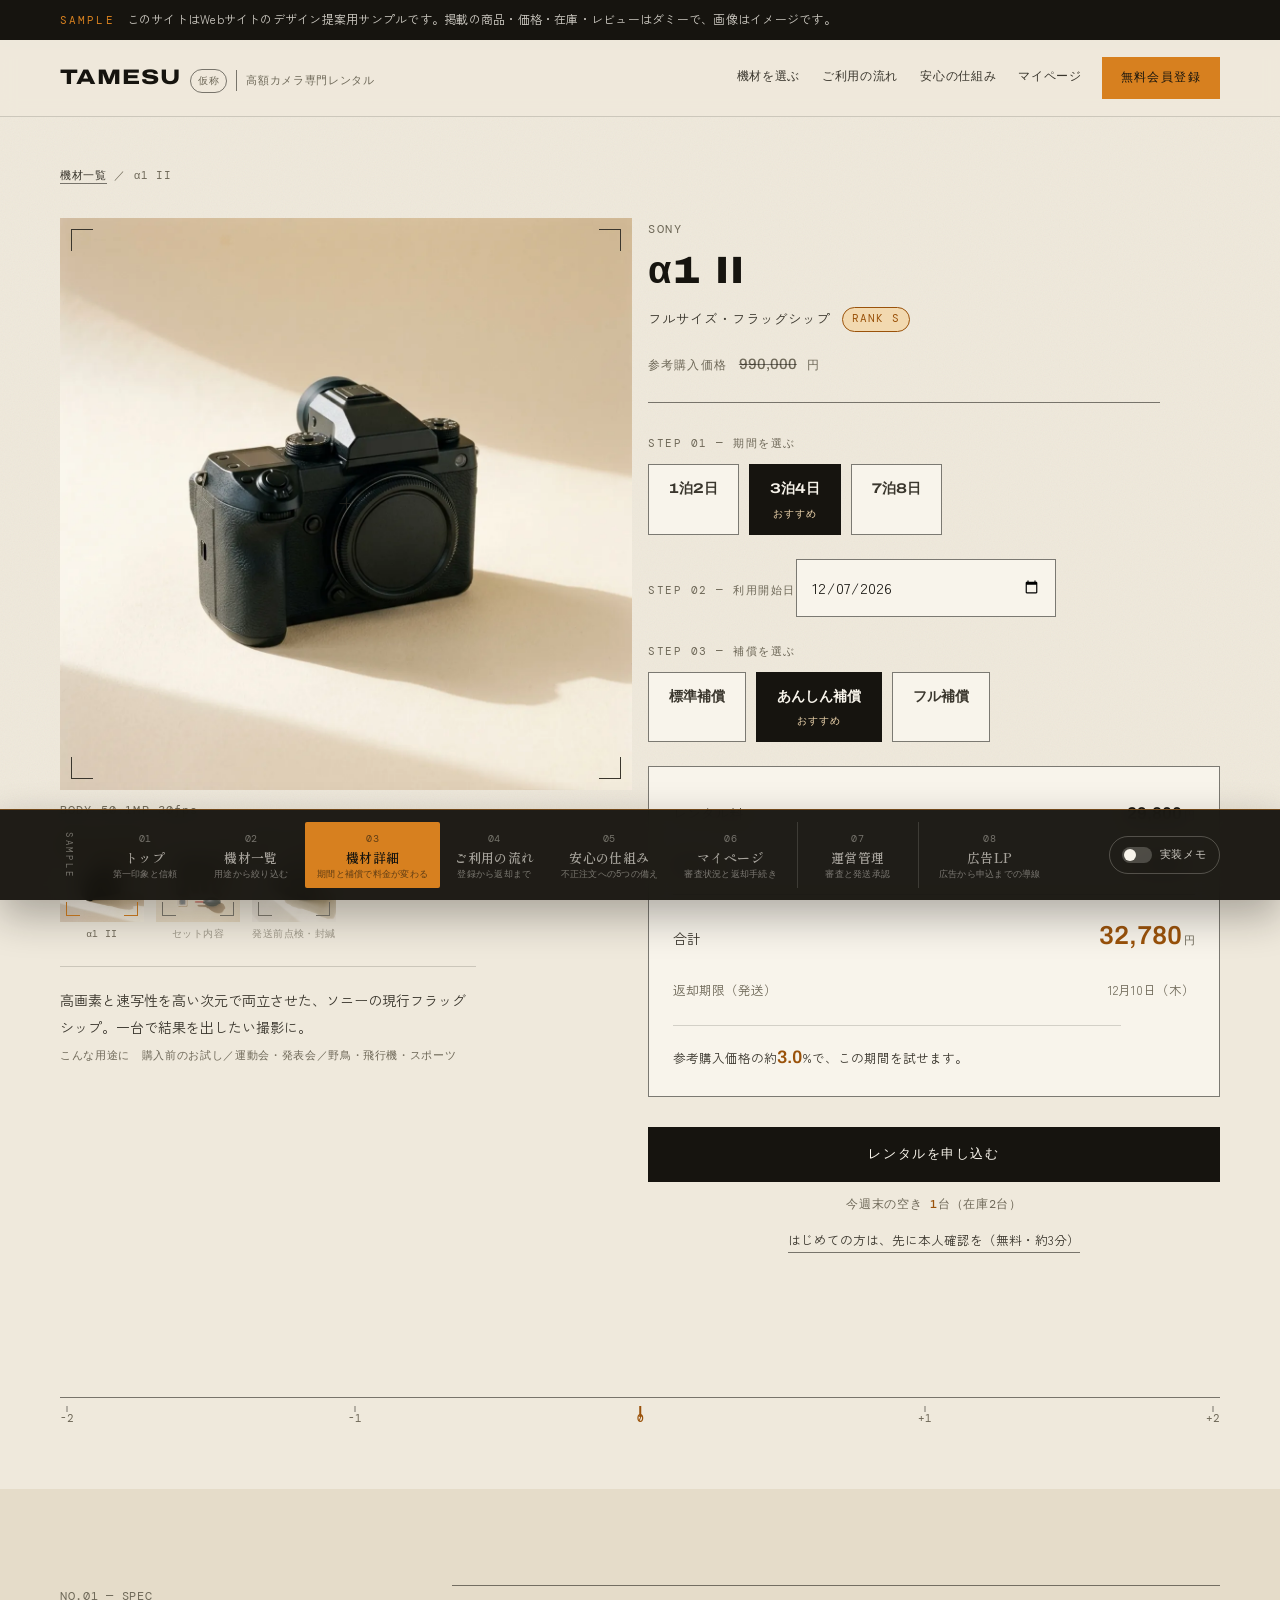
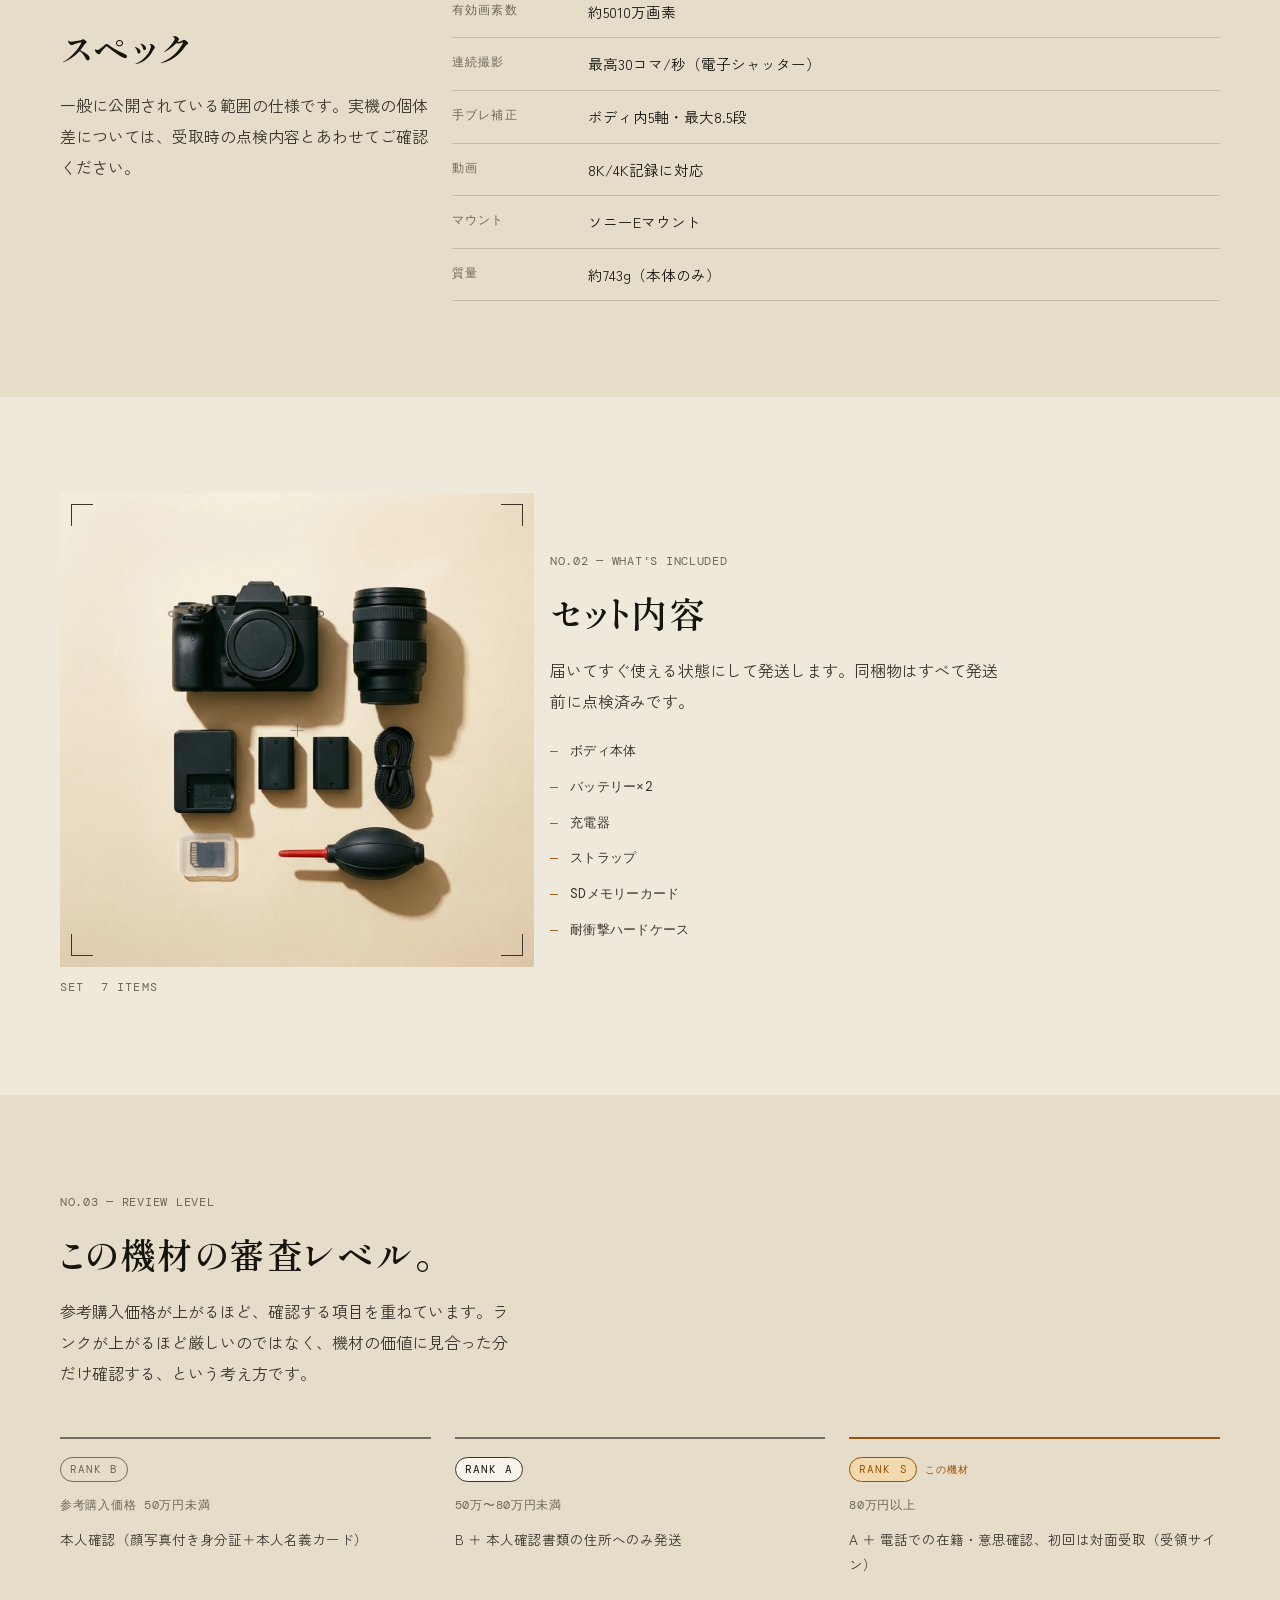
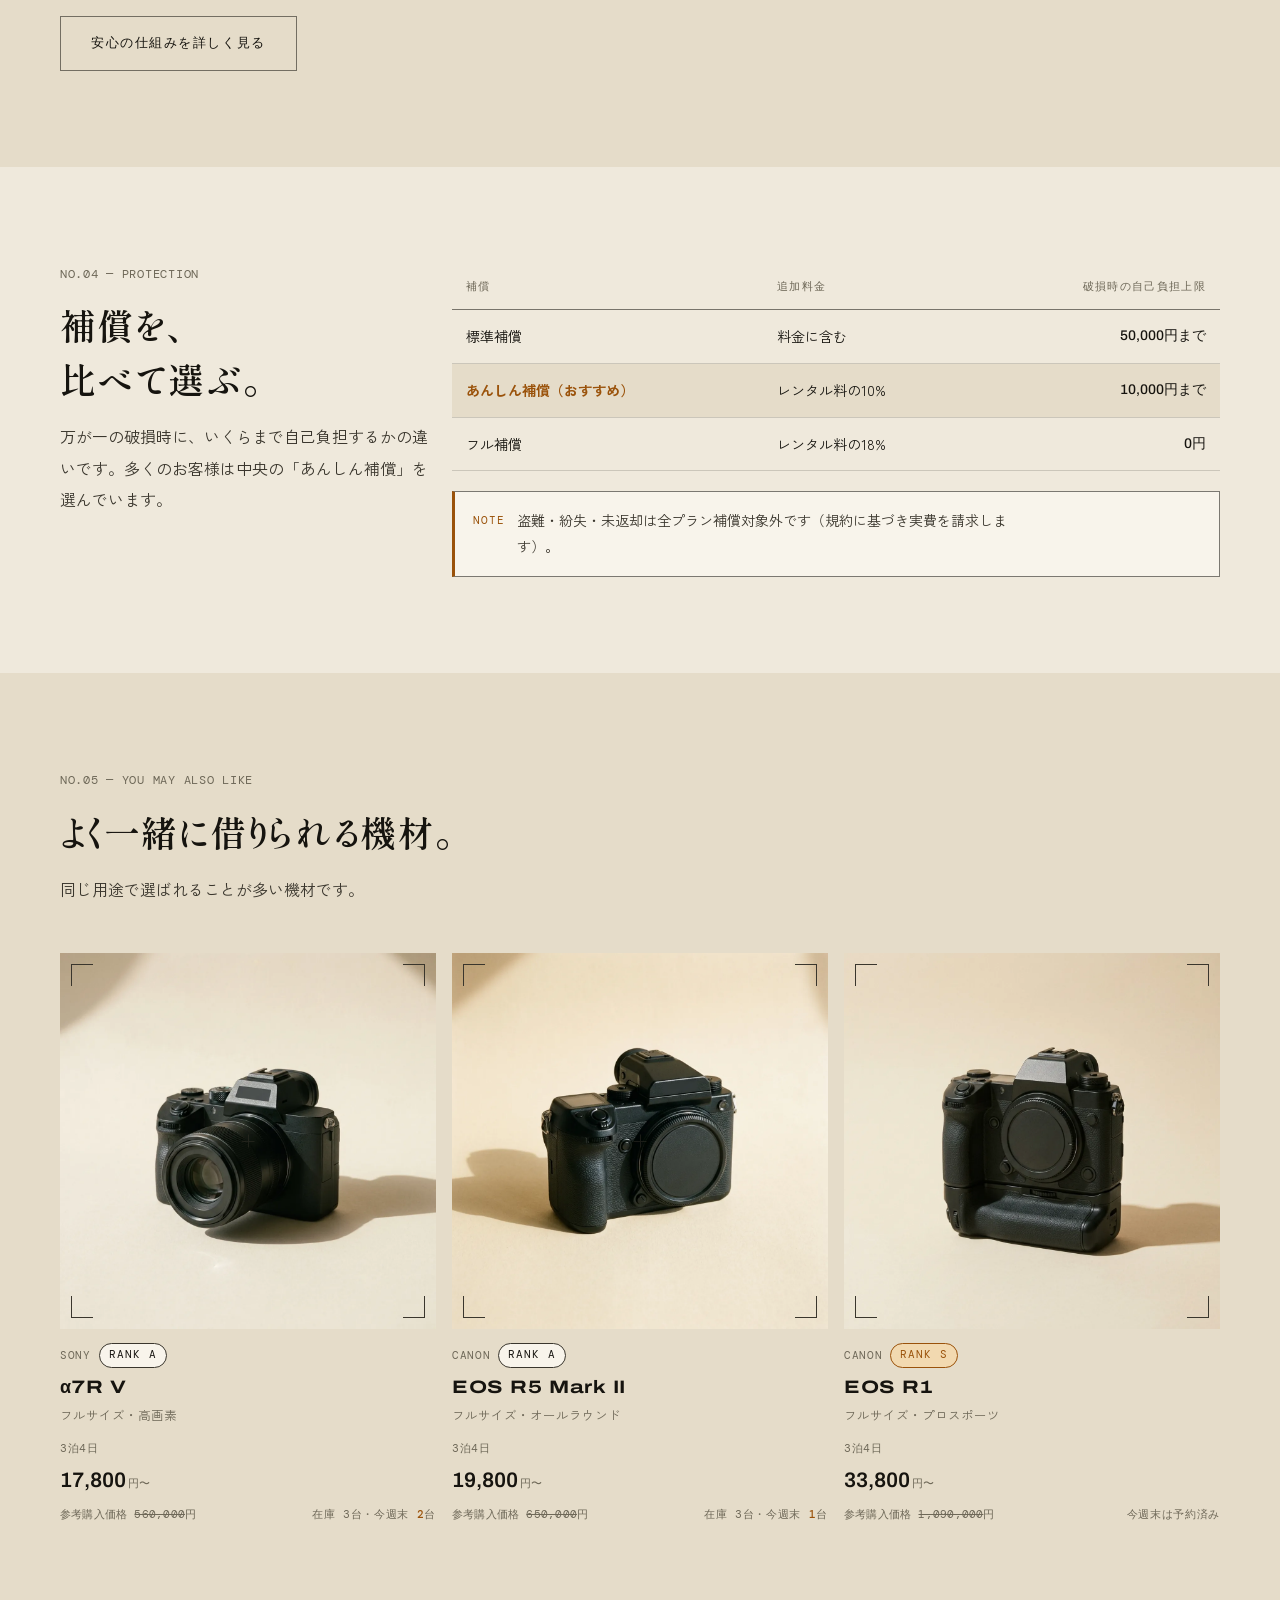
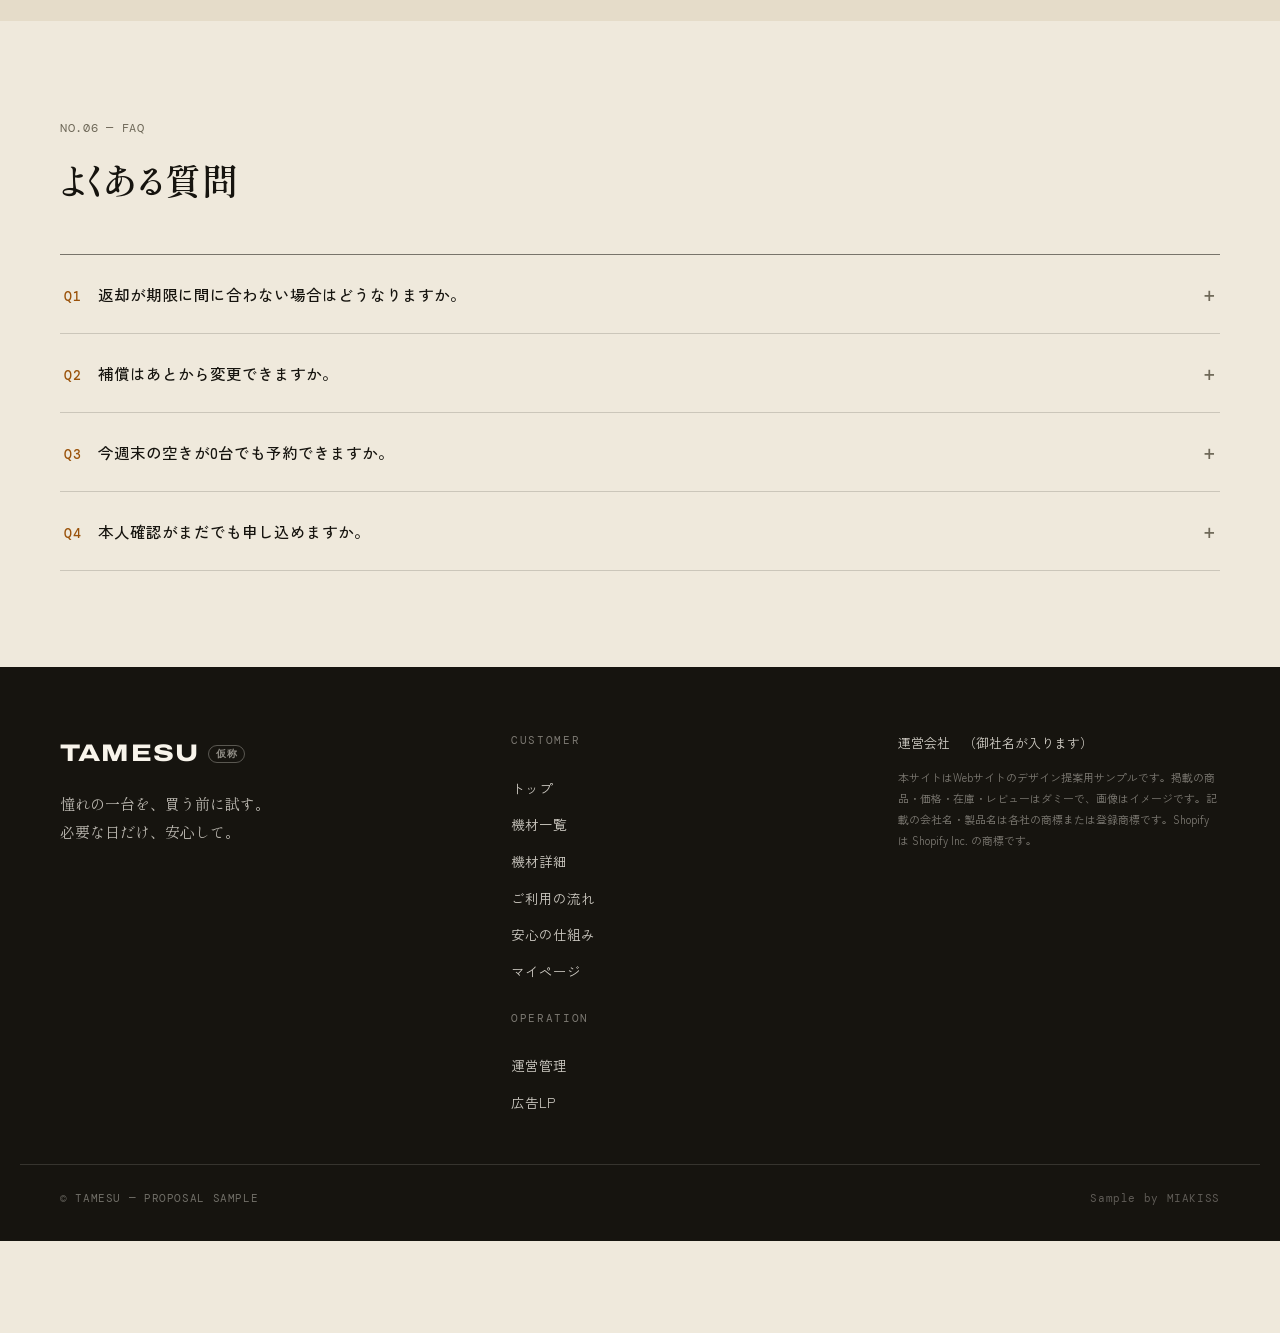
<file: product.html>
<!DOCTYPE html>
<html lang="ja" data-page="product" data-chrome="shop">
<head>
<meta charset="UTF-8">
<meta name="viewport" content="width=device-width, initial-scale=1">
<title>機材詳細｜TAMESU</title>
<meta name="description" content="期間と補償を選ぶと、料金と返却日がその場で分かります。">
<meta name="robots" content="noindex,nofollow,noarchive">
<meta property="og:type" content="website">
<meta property="og:site_name" content="TAMESU（仮称）">
<meta property="og:title" content="機材詳細｜TAMESU">
<meta property="og:description" content="期間と補償を選ぶと、料金と返却日がその場で分かります。">
<meta property="og:image" content="assets/img/og.jpg">
<meta property="og:locale" content="ja_JP">
<meta name="twitter:card" content="summary_large_image">
<link rel="preconnect" href="https://fonts.googleapis.com">
<link rel="preconnect" href="https://fonts.gstatic.com" crossorigin>
<link rel="stylesheet" href="https://fonts.googleapis.com/css2?family=Archivo:wdth,wght@62..125,400..800&family=DM+Mono:wght@400;500&family=Shippori+Mincho+B1:wght@500;700&family=Zen+Kaku+Gothic+New:wght@400;500;700&display=swap">
<link rel="stylesheet" href="assets/css/base.css?v=09211150">
<link rel="stylesheet" href="assets/css/product.css?v=09211150">
<noscript><style>.u-reveal{opacity:1!important;transform:none!important}</style></noscript>
</head>
<body>

<div class="c-samplebar" role="note">
  <p class="l-container c-samplebar__inner"><span class="u-mono c-samplebar__tag">SAMPLE</span><span class="c-samplebar__text">このサイトはWebサイトのデザイン提案用サンプルです。掲載の商品・価格・在庫・レビューはダミーで、画像はイメージです。</span></p>
</div>

<header class="c-header" data-header>
  <div class="l-container c-header__inner">
    <a class="c-header__brand" href="index.html">
      <span class="c-header__word">TAMESU</span>
      <span class="c-header__tag">仮称</span>
      <span class="c-header__sub">高額カメラ専門レンタル</span>
    </a>
    <nav class="c-header__nav" aria-label="サイト内ナビゲーション">
      <a href="collection.html">機材を選ぶ</a>
      <a href="guide.html">ご利用の流れ</a>
      <a href="security.html">安心の仕組み</a>
      <a href="mypage.html">マイページ</a>
    </nav>
    <div class="c-header__actions">
      <button class="c-btn c-btn--amber c-btn--sm" type="button" data-demo="このサイトはサンプルです。会員登録は行われません。">無料会員登録</button>
      <button class="c-header__burger" type="button" data-menu-toggle aria-expanded="false" aria-controls="mobileMenu">
        <span aria-hidden="true"></span><span aria-hidden="true"></span><span aria-hidden="true"></span>
        <span class="u-visually-hidden">メニューを開く</span>
      </button>
    </div>
  </div>
  <div class="c-header__mobile" id="mobileMenu" data-mobile-menu>
    <nav aria-label="モバイルナビゲーション">
      <a href="collection.html">機材を選ぶ</a>
      <a href="guide.html">ご利用の流れ</a>
      <a href="security.html">安心の仕組み</a>
      <a href="mypage.html">マイページ</a>
      <a href="index.html#faq">よくある質問</a>
    </nav>
    <button class="c-btn c-btn--amber" type="button" data-demo="このサイトはサンプルです。会員登録は行われません。">無料会員登録</button>
  </div>
</header>

<main id="page-product" class="l-main"><!-- ============================================================
     product — 機材詳細（?h=<handle> で切替。既定 a1m2）
     商品名・価格・スペック・画像はすべて data.js から product.js が描画する。
     ============================================================ -->

<section class="c-sec c-sec--tight" id="top" aria-label="商品詳細">
  <div class="l-container">
    <p class="p-product-crumb u-mono"><a href="collection.html">機材一覧</a><span aria-hidden="true"> ／ </span><span id="productCrumbName">—</span></p>

    <div class="l-grid p-product-top">
      <div class="p-product-top__gallery u-reveal" style="--d:0s">
        <div class="p-product-gallery__main" id="productMainFrame" data-main-frame></div>
        <p class="c-exif" id="productExif" data-exif></p>
        <div class="p-product-gallery__thumbs" id="productThumbs" data-thumbs></div>
        <p class="p-product-top__intro" id="productIntro" data-intro></p>
      </div>

      <div class="p-product-top__box u-reveal" style="--d:.1s">
        <div class="p-product-box" id="productBox" data-box>
          <p class="p-product-box__maker u-mono">&nbsp;</p>
          <h1 class="p-product-box__name u-wide">読み込み中</h1>
        </div>
      </div>
    </div>

    <div class="p-product-top__memos">
      <aside class="c-memo" data-memo data-ref="N-03" data-type="app" data-plan="start" data-confidence="要確認">
        <h4>期間の選択とカレンダー</h4>
        <p>期間チップと利用開始日から料金・返却日を計算する仕組み自体は個別開発です。貸出中の機材を自動でブロックする在庫連動や予約カレンダーは、専用の外部アプリを組み合わせて実現します（具体的な選定は要件定義で決定）。</p>
      </aside>
      <aside class="c-memo" data-memo data-ref="N-07" data-type="native external app" data-plan="start" data-confidence="確認済">
        <h4>決済の確定タイミング</h4>
        <p>クレジットカードは「仮確保（オーソリ）」してから、あとで確定（キャプチャ）する2段階決済ができますが、仮確保には標準7日間という期限があります。ご利用開始日が先の予約をどう決済するかは、要件定義で方式を決めます。</p>
      </aside>
      <aside class="c-memo" data-memo data-ref="N-06" data-type="native custom app" data-plan="standard" data-confidence="確認済">
        <h4>承認済み会員だけが申し込める制御</h4>
        <p>審査に通った会員に「承認済み」の目印（タグ）を付け、目印のない方には申込み導線を出さない・止めるという形で制御します。画面上で隠すだけの制御か、チェックアウト自体を止める制御にするかは、要件定義とプランにより変わります。</p>
      </aside>
    </div>
  </div>
</section>

<div class="l-container"><ul class="c-scale" aria-hidden="true"><li>-2</li><li>-1</li><li class="is-mid">0</li><li>+1</li><li>+2</li></ul></div>

<!-- ============================================================ -->
<section class="c-sec c-sec--paper2" id="specs" aria-label="スペック">
  <div class="l-container">
    <div class="l-grid p-product-specs">
      <header class="c-sec__head p-product-specs__head u-reveal" style="--d:0s">
        <p class="c-sec__label"><span class="u-mono">No.01 — SPEC</span></p>
        <h2 class="c-sec__title">スペック</h2>
        <p class="c-sec__lead">一般に公開されている範囲の仕様です。実機の個体差については、受取時の点検内容とあわせてご確認ください。</p>
      </header>

      <div class="p-product-specs__table u-reveal" style="--d:.08s">
        <div class="c-spec" id="productSpecs" data-specs></div>
      </div>
    </div>

    <aside class="c-memo" data-memo data-ref="N-01" data-type="native custom" data-plan="start" data-confidence="確認済">
      <h4>スペック・セット内容の持たせ方</h4>
      <p>スペック表やセット内容は、商品データにメタフィールド／メタオブジェクトとして持たせ、商品ページのセクションとして自由に配置します。項目の具体的な設計は要件定義で決定します。</p>
    </aside>
  </div>
</section>

<!-- ============================================================ -->
<section class="c-sec" id="kit" aria-label="セット内容">
  <div class="l-container">
    <div class="l-grid p-product-kit">
      <div class="p-product-kit__media u-reveal" style="--d:0s">
        <figure class="c-frame c-frame--11" data-frame>
          <img src="assets/img/kit-set.webp" width="1200" height="1200" alt="レンタルセットの内容物（ボディ、レンズ、バッテリー2個、充電器、ストラップ、メモリーカード）" loading="lazy">
          <span class="c-frame__corner c-frame__corner--tl" aria-hidden="true"></span>
          <span class="c-frame__corner c-frame__corner--tr" aria-hidden="true"></span>
          <span class="c-frame__corner c-frame__corner--bl" aria-hidden="true"></span>
          <span class="c-frame__corner c-frame__corner--br" aria-hidden="true"></span>
          <span class="c-frame__cross" aria-hidden="true"></span>
          <span class="c-frame__key" aria-hidden="true"><span class="c-frame__key-text">KIT-SET</span><span class="c-frame__key-sub">NO IMAGE</span></span>
        </figure>
        <p class="c-exif">SET&nbsp;&nbsp;7 ITEMS</p>
      </div>

      <div class="p-product-kit__body u-reveal" style="--d:.1s">
        <p class="c-sec__label"><span class="u-mono">No.02 — WHAT'S INCLUDED</span></p>
        <h2 class="c-sec__title">セット内容</h2>
        <p class="c-sec__lead">届いてすぐ使える状態にして発送します。同梱物はすべて発送前に点検済みです。</p>
        <ul class="p-product-kit__list" id="productKitList" data-kit-list></ul>
      </div>
    </div>
  </div>
</section>

<!-- ============================================================ -->
<section class="c-sec c-sec--paper2" id="rank" aria-label="この機材の審査レベル">
  <div class="l-container">
    <header class="c-sec__head u-reveal" style="--d:0s">
      <p class="c-sec__label"><span class="u-mono">No.03 — REVIEW LEVEL</span></p>
      <h2 class="c-sec__title">この機材の審査レベル。</h2>
      <p class="c-sec__lead">参考購入価格が上がるほど、確認する項目を重ねています。ランクが上がるほど厳しいのではなく、機材の価値に見合った分だけ確認する、という考え方です。</p>
    </header>

    <div class="p-product-rankRow u-reveal" style="--d:.08s" id="productRankRow" data-rank-row></div>

    <p class="p-product-rank__more"><a class="c-btn c-btn--ghost" href="security.html">安心の仕組みを詳しく見る</a></p>
  </div>
</section>

<!-- ============================================================ -->
<section class="c-sec" id="protection" aria-label="補償の比較">
  <div class="l-container">
    <div class="l-grid p-product-protection">
      <header class="c-sec__head p-product-protection__head u-reveal" style="--d:0s">
        <p class="c-sec__label"><span class="u-mono">No.04 — PROTECTION</span></p>
        <h2 class="c-sec__title">補償を、<br>比べて選ぶ。</h2>
        <p class="c-sec__lead">万が一の破損時に、いくらまで自己負担するかの違いです。多くのお客様は中央の「あんしん補償」を選んでいます。</p>
      </header>

      <div class="p-product-protection__table u-reveal" style="--d:.08s">
        <div class="c-table-wrap">
          <table class="c-table c-table--zebra">
            <thead>
              <tr><th>補償</th><th>追加料金</th><th class="u-num">破損時の自己負担上限</th></tr>
            </thead>
            <tbody data-protection-body></tbody>
          </table>
        </div>
        <div class="c-notice c-notice--warn">
          <span class="c-notice__mark u-mono">NOTE</span>
          <p data-protection-note>盗難・紛失・未返却は全プラン補償対象外です（規約に基づき実費を請求します）。</p>
        </div>
      </div>
    </div>

    <aside class="c-memo" data-memo data-ref="N-13" data-type="native app custom" data-plan="start" data-confidence="一部要確認">
      <h4>補償料・自己負担額の計算</h4>
      <p>補償料の自動計算や自己負担上限の管理は、Shopify標準機能だけでは完結しません。下書き注文や請求書送付で後から請求する方法、または専用の外部アプリを組み合わせる方法があります。詳細は要件定義で決定します。</p>
    </aside>
  </div>
</section>

<!-- ============================================================ -->
<section class="c-sec c-sec--paper2" id="related" aria-label="よく一緒に借りられる機材">
  <div class="l-container">
    <header class="c-sec__head u-reveal" style="--d:0s">
      <p class="c-sec__label"><span class="u-mono">No.05 — YOU MAY ALSO LIKE</span></p>
      <h2 class="c-sec__title">よく一緒に借りられる機材。</h2>
      <p class="c-sec__lead">同じ用途で選ばれることが多い機材です。</p>
    </header>

    <div class="l-grid p-product-related__grid u-reveal" style="--d:.08s" id="productRelated" data-related></div>
  </div>
</section>

<!-- ============================================================ -->
<section class="c-sec" id="faq" aria-label="よくある質問">
  <div class="l-container">
    <header class="c-sec__head u-reveal" style="--d:0s">
      <p class="c-sec__label"><span class="u-mono">No.06 — FAQ</span></p>
      <h2 class="c-sec__title">よくある質問</h2>
    </header>

    <div class="c-faq u-reveal" style="--d:.08s">
      <details class="c-faq__item">
        <summary><span class="c-faq__q u-mono">Q1</span><span>返却が期限に間に合わない場合はどうなりますか。</span></summary>
        <p class="c-faq__a">延滞料金が発生します。延長を希望される場合は、期限より前にマイページまたはお問い合わせからご相談ください。</p>
      </details>
      <details class="c-faq__item">
        <summary><span class="c-faq__q u-mono">Q2</span><span>補償はあとから変更できますか。</span></summary>
        <p class="c-faq__a">ご予約確定前であれば変更いただけます。確定後の変更方法については要件定義で確定します。</p>
      </details>
      <details class="c-faq__item">
        <summary><span class="c-faq__q u-mono">Q3</span><span>今週末の空きが0台でも予約できますか。</span></summary>
        <p class="c-faq__a">今週末は予約が埋まっていても、翌週以降の日程であればご利用いただける場合があります。利用開始日を変更してご確認ください。</p>
      </details>
      <details class="c-faq__item">
        <summary><span class="c-faq__q u-mono">Q4</span><span>本人確認がまだでも申し込めますか。</span></summary>
        <p class="c-faq__a">本人確認が未完了の場合は、先に本人確認をお済ませください（無料・約3分）。確認が完了すると、審査を経てお申し込みいただけます。</p>
      </details>
    </div>
  </div>
</section>

<!-- スマホ下部固定の料金バー -->
<div class="p-product-priceBar" id="productPriceBar" data-price-bar>
  <div class="l-container p-product-priceBar__inner">
    <div class="p-product-priceBar__info">
      <p class="p-product-priceBar__label u-mono"><span data-bar-period>3泊4日</span>・合計</p>
      <p class="p-product-priceBar__amount u-wide"><span data-bar-total>0</span><small>円</small></p>
    </div>
    <button class="c-btn c-btn--primary" type="button" data-bar-cta data-demo="このサイトはサンプルです。実際の予約・決済は行われません。">申し込む</button>
  </div>
</div>
</main>

<footer class="c-footer">
  <div class="l-container c-footer__inner">
    <div class="c-footer__brand">
      <p class="c-footer__word">TAMESU<span class="c-footer__tag">仮称</span></p>
      <p class="c-footer__catch">憧れの一台を、買う前に試す。<br>必要な日だけ、安心して。</p>
    </div>
    <nav class="c-footer__nav" aria-label="フッターナビゲーション">
      <div class="c-footer__col">
        <p class="c-footer__heading u-mono">CUSTOMER</p>
        <a href="index.html">トップ</a>
        <a href="collection.html">機材一覧</a>
        <a href="product.html">機材詳細</a>
        <a href="guide.html">ご利用の流れ</a>
        <a href="security.html">安心の仕組み</a>
        <a href="mypage.html">マイページ</a>
      </div>
      <div class="c-footer__col">
        <p class="c-footer__heading u-mono">OPERATION</p>
        <a href="admin.html">運営管理</a>
        <a href="lp.html">広告LP</a>
      </div>
    </nav>
    <div class="c-footer__meta">
      <p class="c-footer__company">運営会社　（御社名が入ります）</p>
      <p class="c-footer__note">本サイトはWebサイトのデザイン提案用サンプルです。掲載の商品・価格・在庫・レビューはダミーで、画像はイメージです。記載の会社名・製品名は各社の商標または登録商標です。Shopify は Shopify Inc. の商標です。</p>
    </div>
  </div>
  <div class="l-container c-footer__bottom">
    <span class="u-mono">© TAMESU — PROPOSAL SAMPLE</span>
    <span class="u-mono c-footer__credit">Sample by MIAKISS</span>
  </div>
</footer>

<nav class="c-dock" data-dock aria-label="サンプルページ切り替え">
  <div class="c-dock__inner">
    <span class="c-dock__label" aria-hidden="true">SAMPLE</span>
    <div class="c-dock__scroll" data-dock-scroll>
      <div class="c-dock__group" data-group="customer">
        <a class="c-dock__item" href="index.html" data-nav="index"><span class="c-dock__no u-mono">01</span><span class="c-dock__name">トップ</span><span class="c-dock__hint">第一印象と信頼</span></a>
        <a class="c-dock__item" href="collection.html" data-nav="collection"><span class="c-dock__no u-mono">02</span><span class="c-dock__name">機材一覧</span><span class="c-dock__hint">用途から絞り込む</span></a>
        <a class="c-dock__item" href="product.html" data-nav="product"><span class="c-dock__no u-mono">03</span><span class="c-dock__name">機材詳細</span><span class="c-dock__hint">期間と補償で料金が変わる</span></a>
        <a class="c-dock__item" href="guide.html" data-nav="guide"><span class="c-dock__no u-mono">04</span><span class="c-dock__name">ご利用の流れ</span><span class="c-dock__hint">登録から返却まで</span></a>
        <a class="c-dock__item" href="security.html" data-nav="security"><span class="c-dock__no u-mono">05</span><span class="c-dock__name">安心の仕組み</span><span class="c-dock__hint">不正注文への5つの備え</span></a>
        <a class="c-dock__item" href="mypage.html" data-nav="mypage"><span class="c-dock__no u-mono">06</span><span class="c-dock__name">マイページ</span><span class="c-dock__hint">審査状況と返却手続き</span></a>
      </div>
      <div class="c-dock__div" aria-hidden="true"></div>
      <div class="c-dock__group" data-group="operator">
        <a class="c-dock__item" href="admin.html" data-nav="admin"><span class="c-dock__no u-mono">07</span><span class="c-dock__name">運営管理</span><span class="c-dock__hint">審査と発送承認</span></a>
      </div>
      <div class="c-dock__div" aria-hidden="true"></div>
      <div class="c-dock__group" data-group="acquisition">
        <a class="c-dock__item" href="lp.html" data-nav="lp"><span class="c-dock__no u-mono">08</span><span class="c-dock__name">広告LP</span><span class="c-dock__hint">広告から申込までの導線</span></a>
      </div>
    </div>
    <button class="c-dock__memo" type="button" data-memo-toggle aria-pressed="false">
      <span class="c-dock__memoSwitch" aria-hidden="true"></span>
      <span class="c-dock__memoLabel">実装メモ</span>
    </button>
    <button class="c-dock__collapse" type="button" data-dock-collapse aria-expanded="true">
      <span class="u-visually-hidden">サンプルdockを折りたたむ</span>
      <span aria-hidden="true">︿</span>
    </button>
  </div>
</nav>

<div class="c-toast" id="toast" role="status" aria-live="polite"></div>

<script src="assets/js/data.js?v=09211150"></script>
<script src="assets/js/site.js?v=09211150"></script>
<script src="assets/js/product.js?v=09211150"></script>
</body>
</html>
</file>
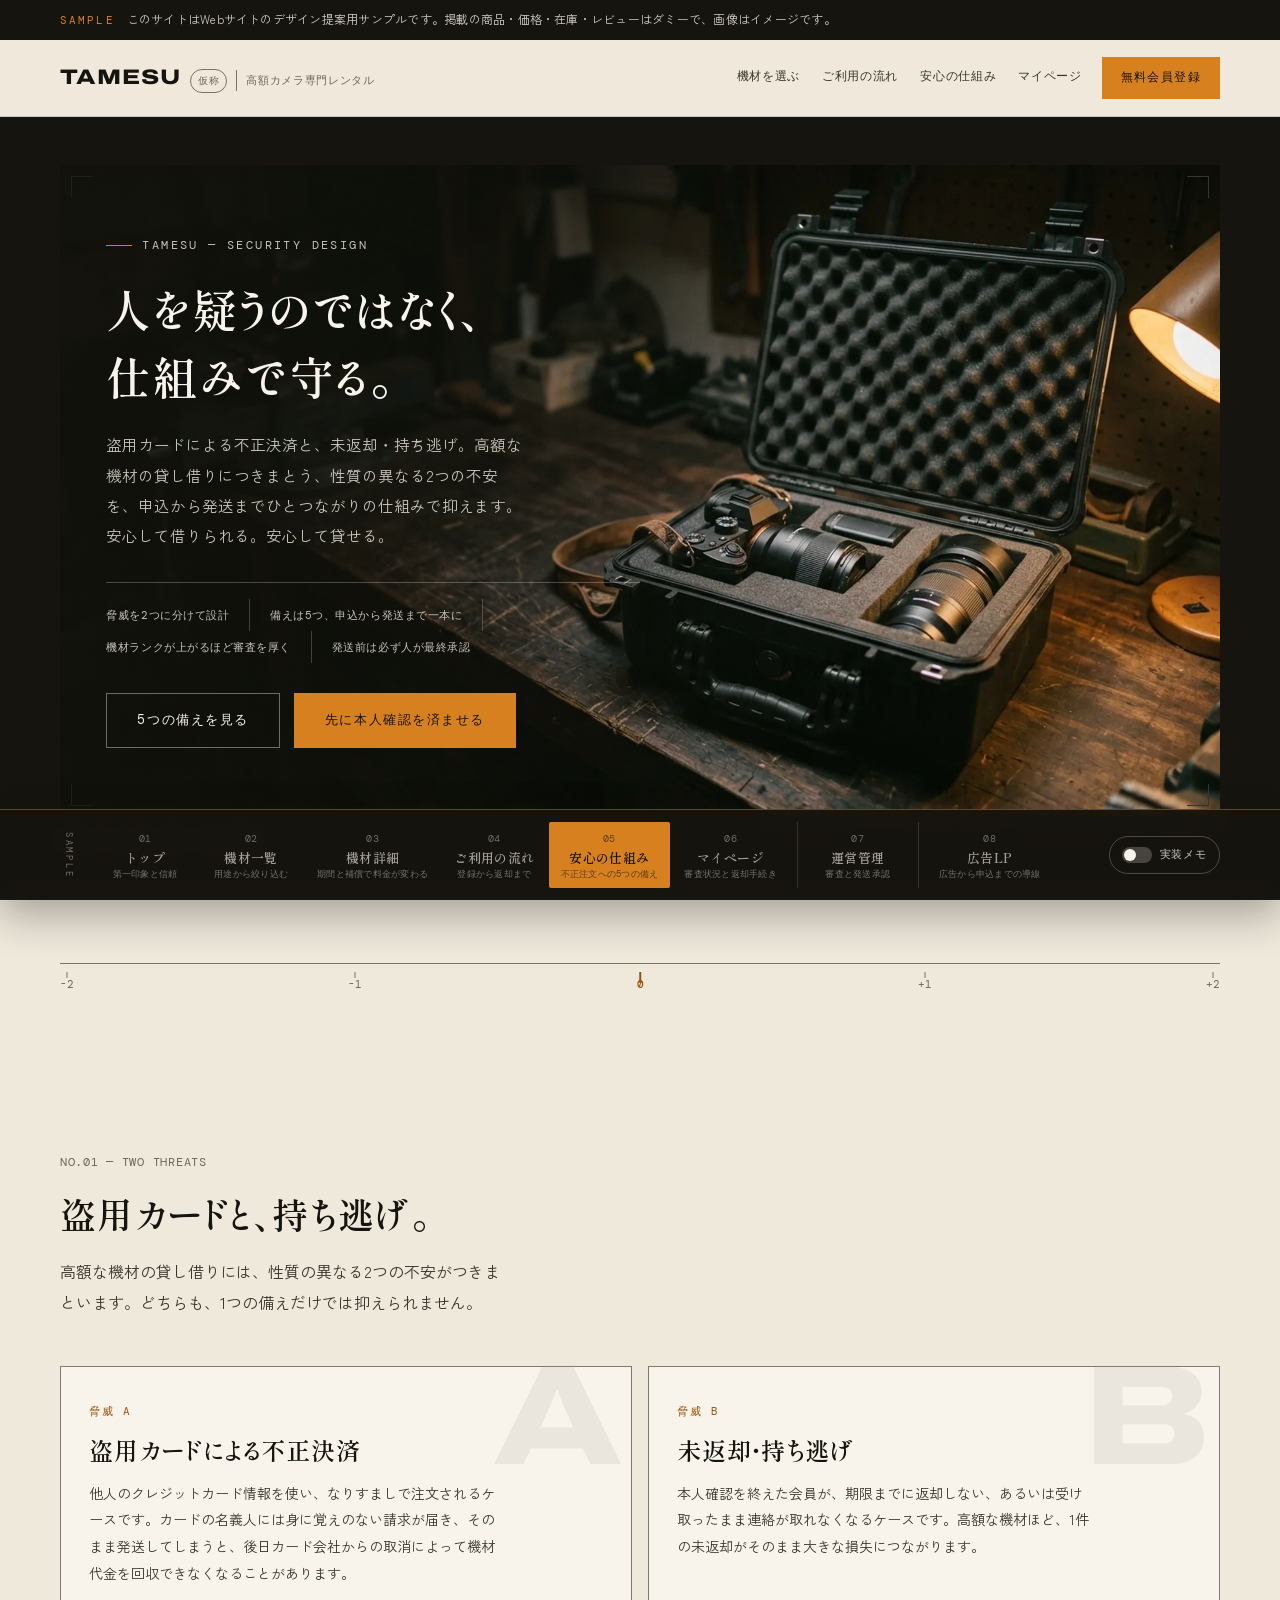
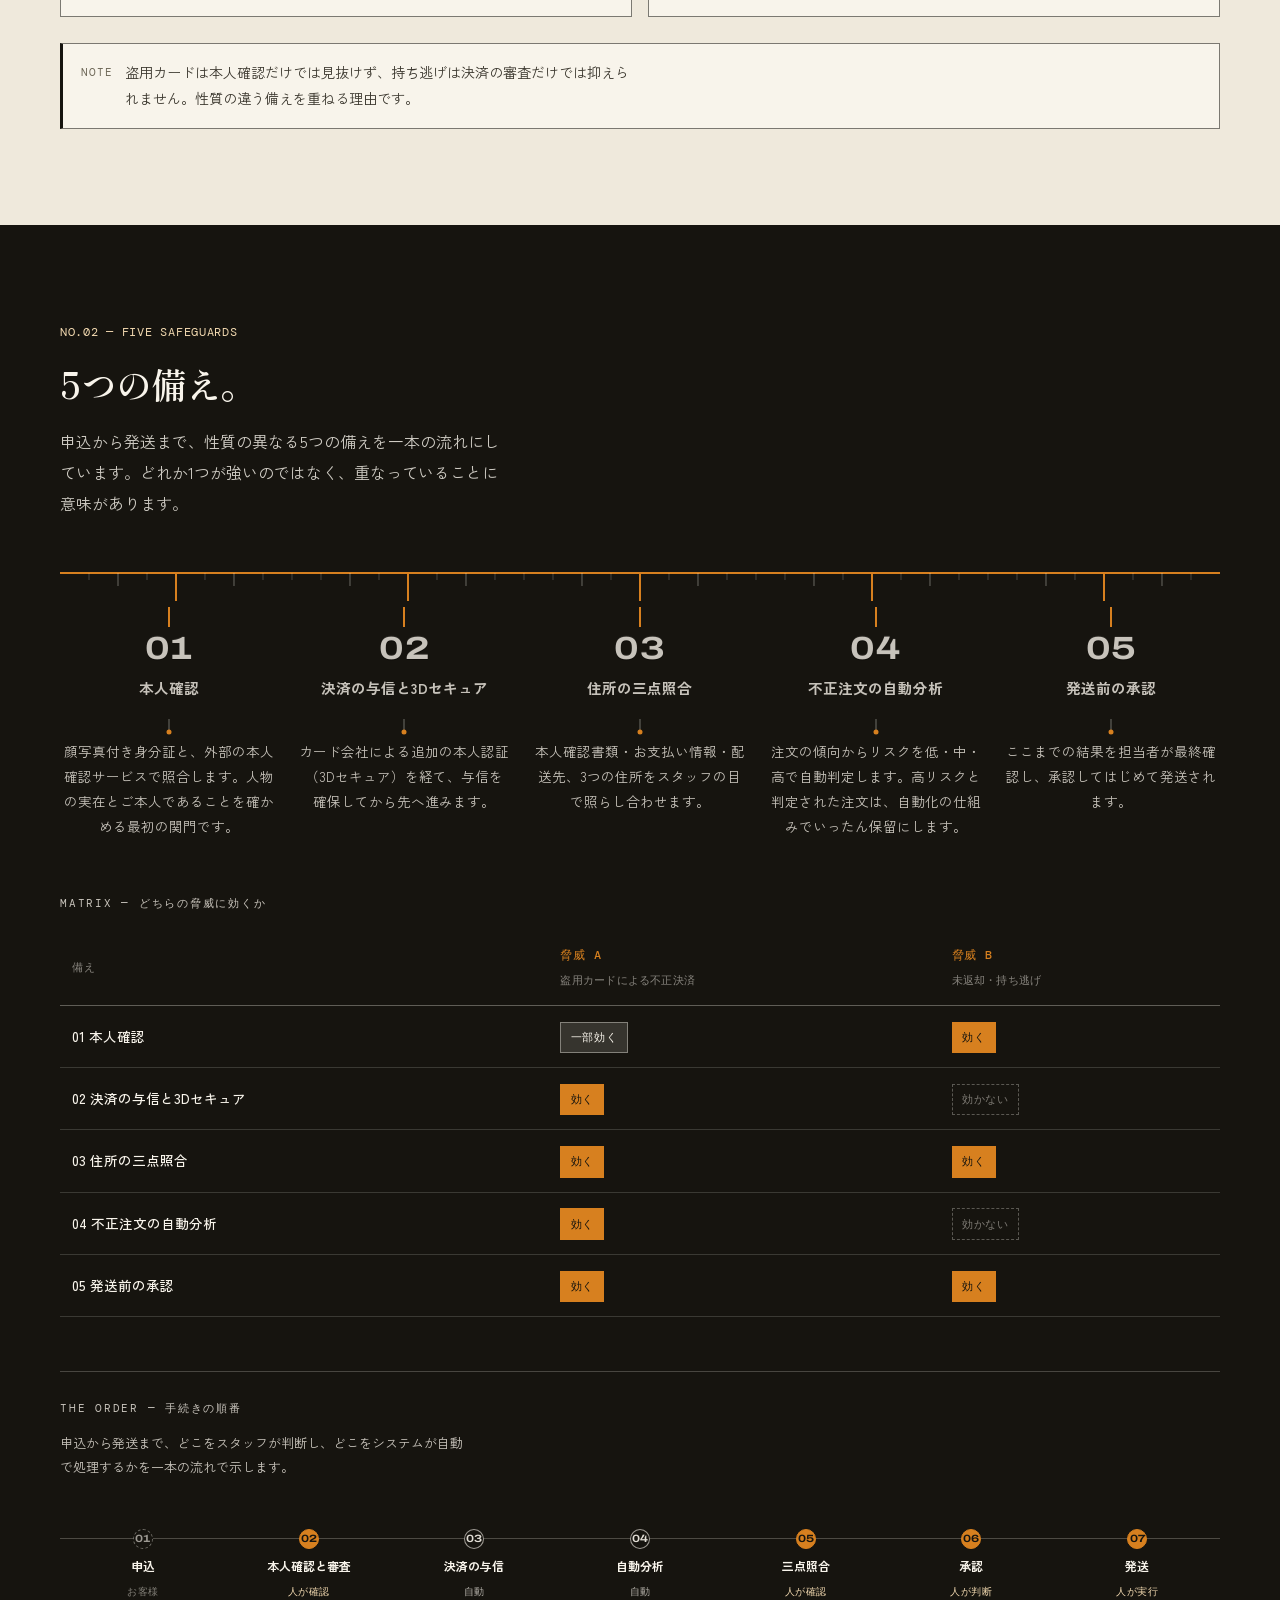
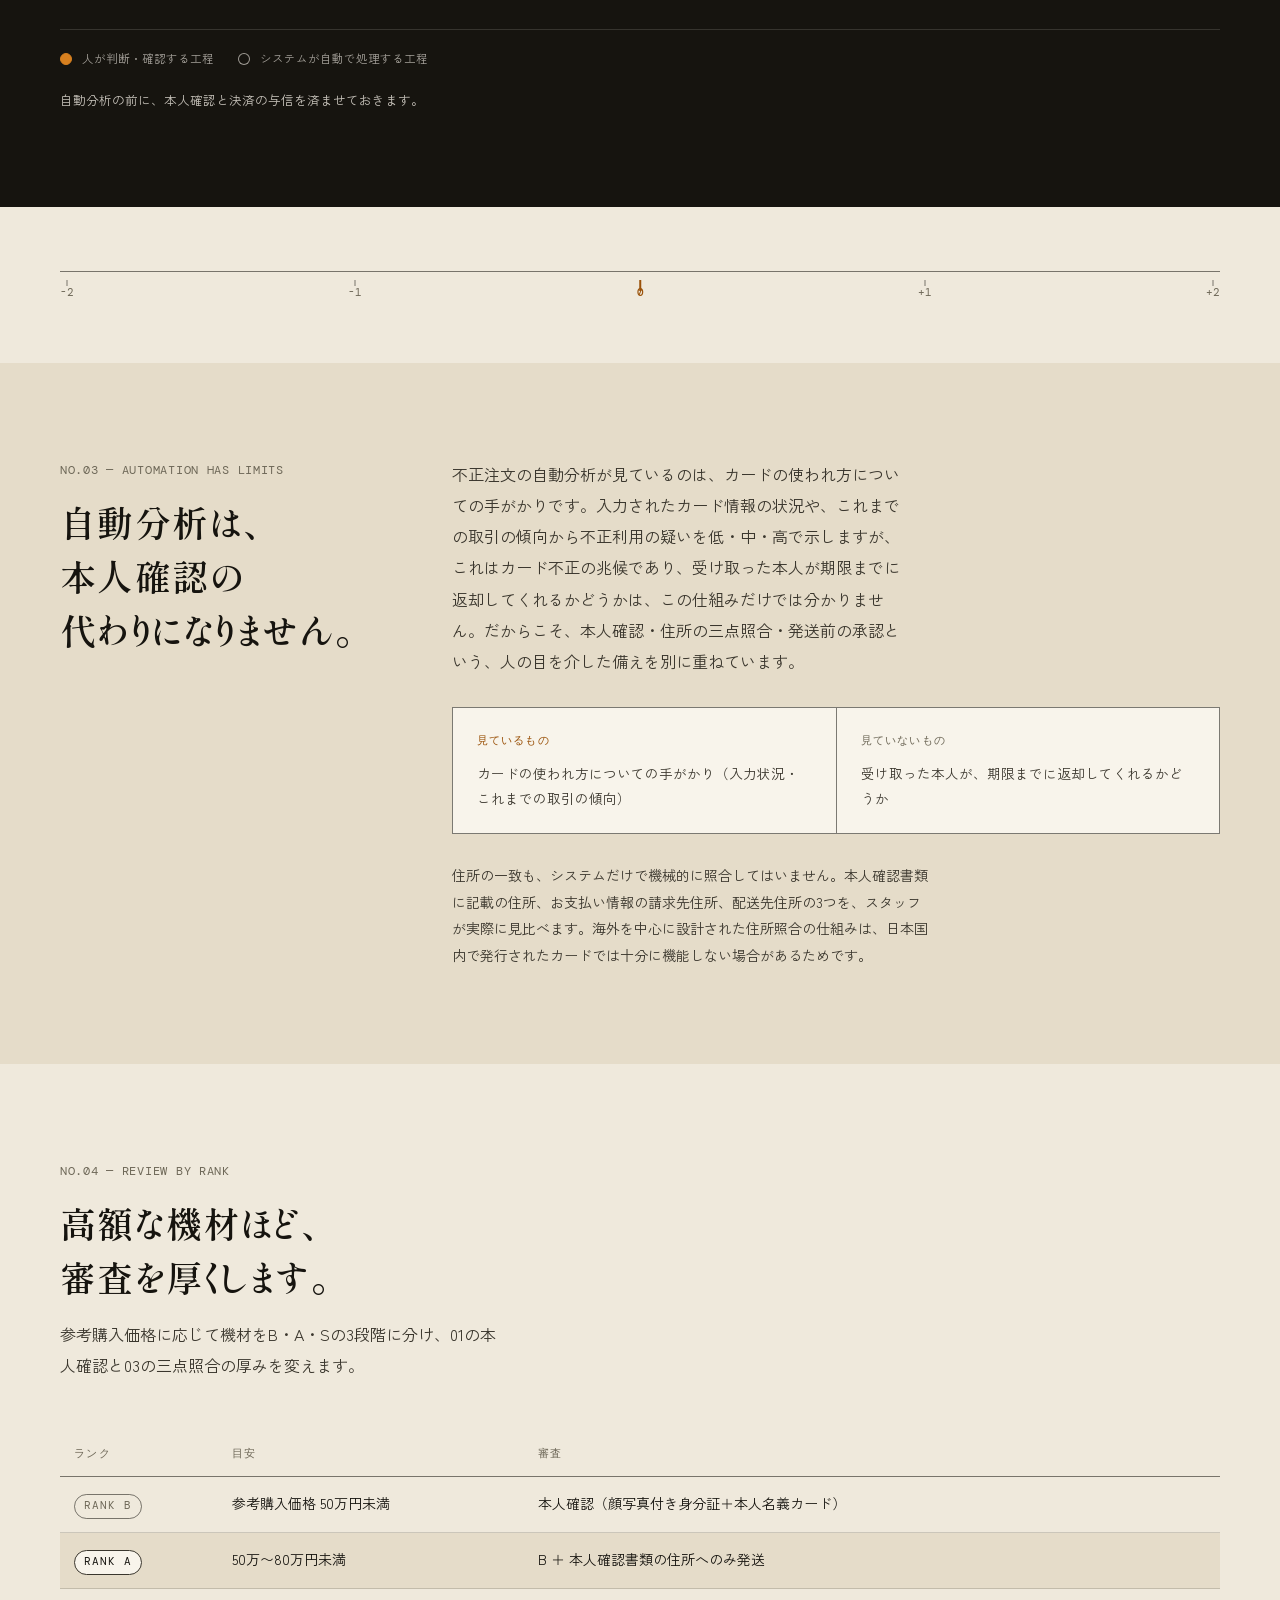
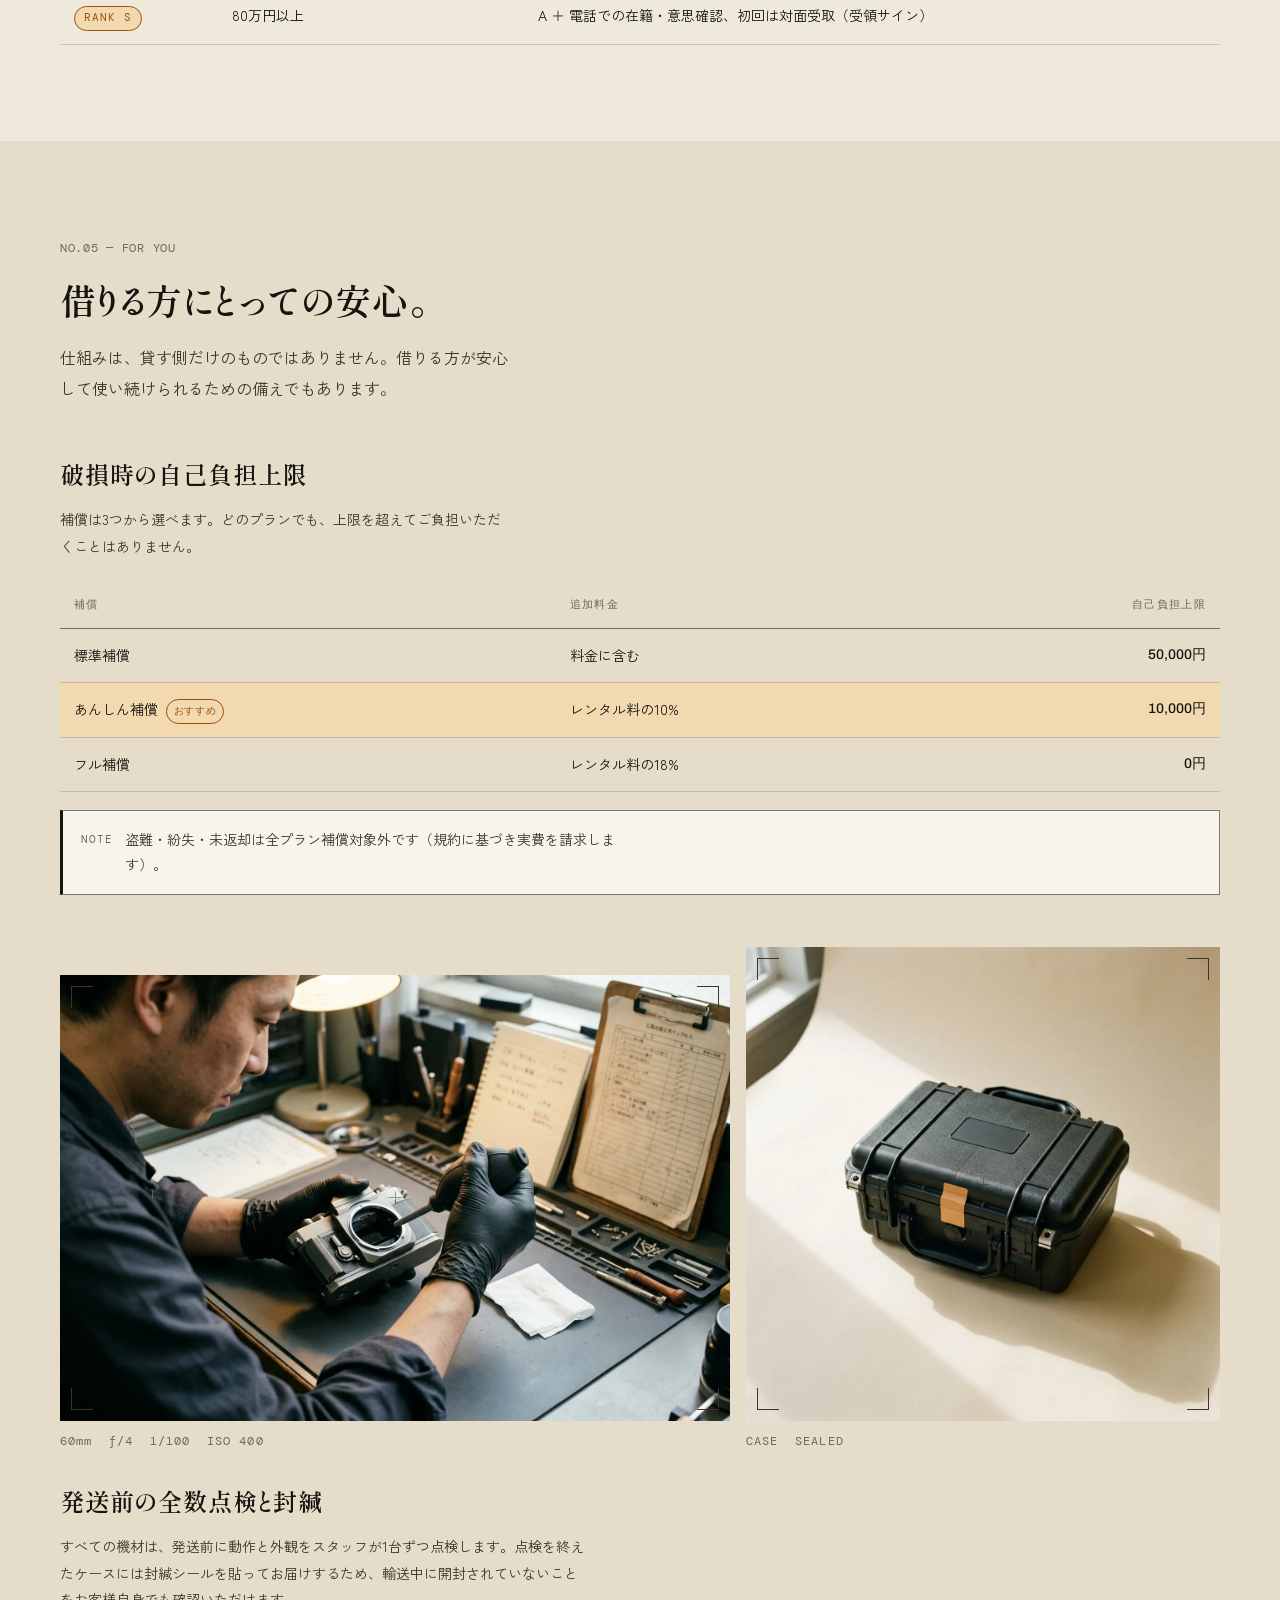
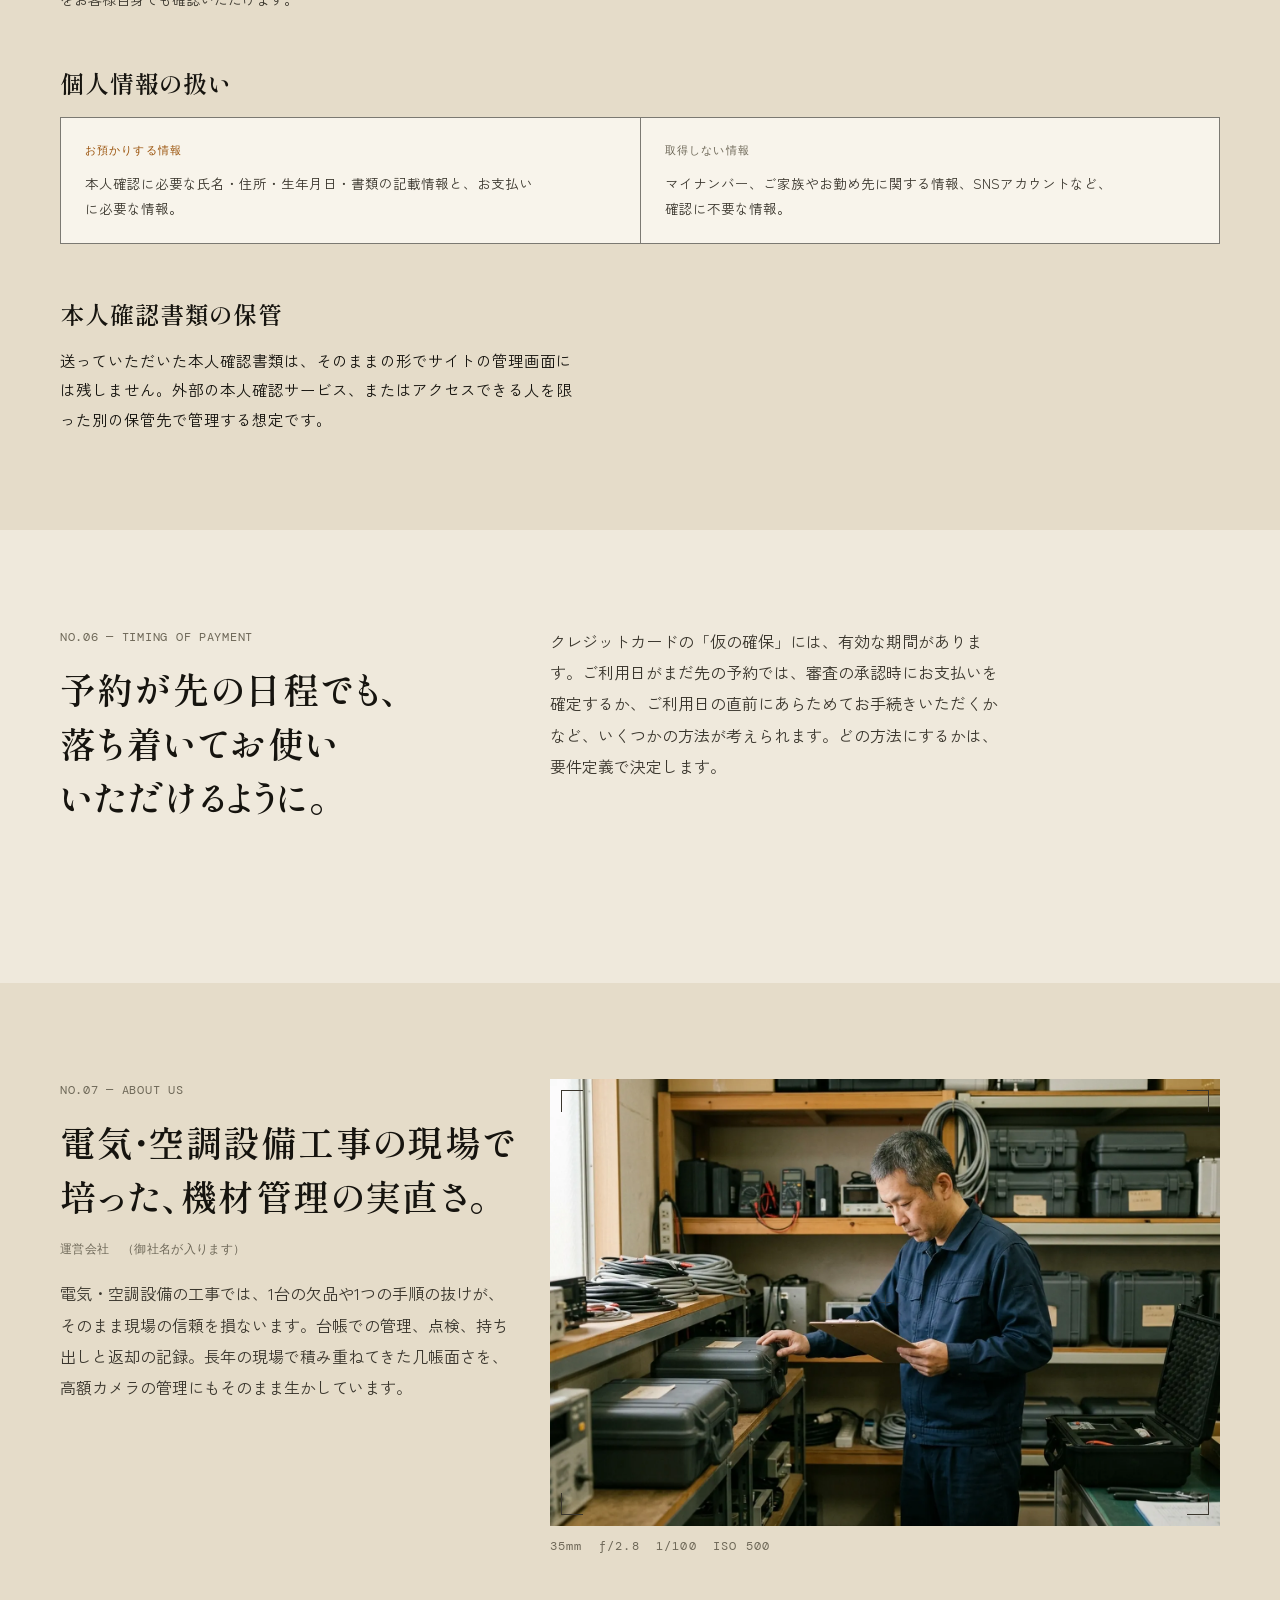
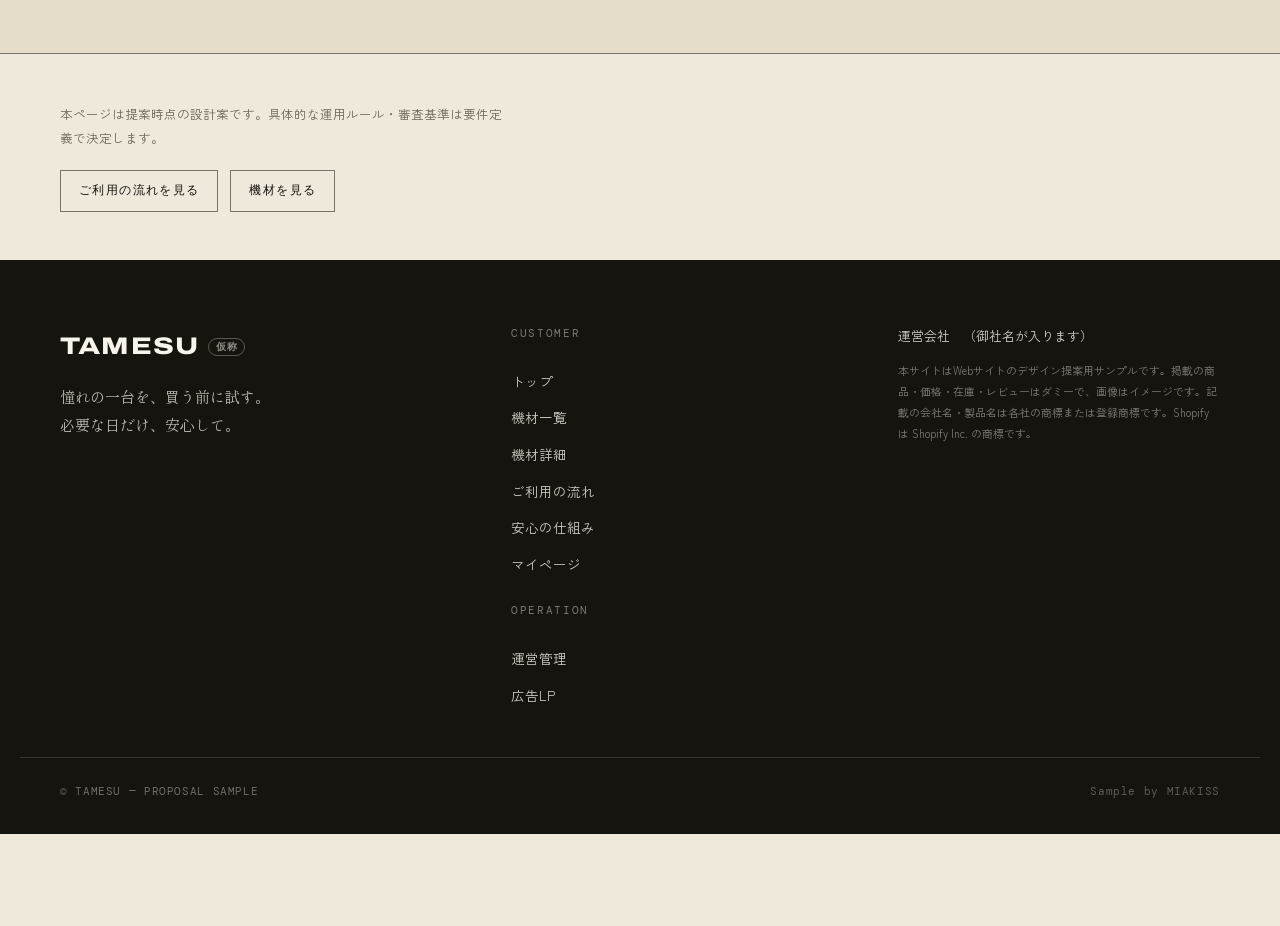
<file: security.html>
<!DOCTYPE html>
<html lang="ja" data-page="security" data-chrome="shop">
<head>
<meta charset="UTF-8">
<meta name="viewport" content="width=device-width, initial-scale=1">
<title>安心の仕組み｜TAMESU</title>
<meta name="description" content="人を疑うのではなく、仕組みで守る。高額機材を安心して貸し借りするための5つの備え。">
<meta name="robots" content="noindex,nofollow,noarchive">
<meta property="og:type" content="website">
<meta property="og:site_name" content="TAMESU（仮称）">
<meta property="og:title" content="安心の仕組み｜TAMESU">
<meta property="og:description" content="人を疑うのではなく、仕組みで守る。高額機材を安心して貸し借りするための5つの備え。">
<meta property="og:image" content="assets/img/og.jpg">
<meta property="og:locale" content="ja_JP">
<meta name="twitter:card" content="summary_large_image">
<link rel="preconnect" href="https://fonts.googleapis.com">
<link rel="preconnect" href="https://fonts.gstatic.com" crossorigin>
<link rel="stylesheet" href="https://fonts.googleapis.com/css2?family=Archivo:wdth,wght@62..125,400..800&family=DM+Mono:wght@400;500&family=Shippori+Mincho+B1:wght@500;700&family=Zen+Kaku+Gothic+New:wght@400;500;700&display=swap">
<link rel="stylesheet" href="assets/css/base.css?v=09211150">
<link rel="stylesheet" href="assets/css/security.css?v=09211150">
<noscript><style>.u-reveal{opacity:1!important;transform:none!important}</style></noscript>
</head>
<body>

<div class="c-samplebar" role="note">
  <p class="l-container c-samplebar__inner"><span class="u-mono c-samplebar__tag">SAMPLE</span><span class="c-samplebar__text">このサイトはWebサイトのデザイン提案用サンプルです。掲載の商品・価格・在庫・レビューはダミーで、画像はイメージです。</span></p>
</div>

<header class="c-header" data-header>
  <div class="l-container c-header__inner">
    <a class="c-header__brand" href="index.html">
      <span class="c-header__word">TAMESU</span>
      <span class="c-header__tag">仮称</span>
      <span class="c-header__sub">高額カメラ専門レンタル</span>
    </a>
    <nav class="c-header__nav" aria-label="サイト内ナビゲーション">
      <a href="collection.html">機材を選ぶ</a>
      <a href="guide.html">ご利用の流れ</a>
      <a href="security.html">安心の仕組み</a>
      <a href="mypage.html">マイページ</a>
    </nav>
    <div class="c-header__actions">
      <button class="c-btn c-btn--amber c-btn--sm" type="button" data-demo="このサイトはサンプルです。会員登録は行われません。">無料会員登録</button>
      <button class="c-header__burger" type="button" data-menu-toggle aria-expanded="false" aria-controls="mobileMenu">
        <span aria-hidden="true"></span><span aria-hidden="true"></span><span aria-hidden="true"></span>
        <span class="u-visually-hidden">メニューを開く</span>
      </button>
    </div>
  </div>
  <div class="c-header__mobile" id="mobileMenu" data-mobile-menu>
    <nav aria-label="モバイルナビゲーション">
      <a href="collection.html">機材を選ぶ</a>
      <a href="guide.html">ご利用の流れ</a>
      <a href="security.html">安心の仕組み</a>
      <a href="mypage.html">マイページ</a>
      <a href="index.html#faq">よくある質問</a>
    </nav>
    <button class="c-btn c-btn--amber" type="button" data-demo="このサイトはサンプルです。会員登録は行われません。">無料会員登録</button>
  </div>
</header>

<main id="page-security" class="l-main"><!-- ============================================================
     security — 安心の仕組み（不正注文への備え）
     ============================================================ -->

<section class="c-sec c-sec--ink c-sec--tight p-security-hero" id="hero" aria-label="ヒーロー">
  <div class="l-container">
    <div class="p-security-hero__stage u-reveal" style="--d:0s">
      <figure class="c-frame c-frame--169 p-security-hero__frame" data-frame>
        <img src="assets/img/sec-hero.webp" width="1920" height="1080" alt="ウレタンフォームに収められたカメラと耐衝撃ハードケース">
        <span class="c-frame__corner c-frame__corner--tl" aria-hidden="true"></span>
        <span class="c-frame__corner c-frame__corner--tr" aria-hidden="true"></span>
        <span class="c-frame__corner c-frame__corner--bl" aria-hidden="true"></span>
        <span class="c-frame__corner c-frame__corner--br" aria-hidden="true"></span>
        <span class="c-frame__cross" aria-hidden="true"></span>
        <span class="c-frame__key" aria-hidden="true"><span class="c-frame__key-text">SEC-HERO</span><span class="c-frame__key-sub">NO IMAGE</span></span>
      </figure>
      <div class="p-security-hero__scrim" aria-hidden="true"></div>
      <div class="p-security-hero__content">
        <p class="p-security-hero__eyebrow">TAMESU — SECURITY DESIGN</p>
        <h1 class="p-security-hero__title">人を疑うのではなく、<br>仕組みで守る。</h1>
        <p class="p-security-hero__lead">盗用カードによる不正決済と、未返却・持ち逃げ。高額な機材の貸し借りにつきまとう、性質の異なる2つの不安を、申込から発送までひとつながりの仕組みで抑えます。安心して借りられる。安心して貸せる。</p>

        <ul class="p-security-hero__facts">
          <li>脅威を2つに分けて設計</li>
          <li>備えは5つ、申込から発送まで一本に</li>
          <li>機材ランクが上がるほど審査を厚く</li>
          <li>発送前は必ず人が最終承認</li>
        </ul>

        <div class="p-security-hero__cta">
          <a class="c-btn c-btn--ghost" href="#safeguards">5つの備えを見る</a>
          <button class="c-btn c-btn--amber" type="button" data-demo="このサンプルでは本人確認フローは実装していません。ご利用の流れのページで手順をご覧いただけます。">先に本人確認を済ませる</button>
        </div>
      </div>
    </div>
    <p class="c-exif p-security-hero__exif">35mm&nbsp;&nbsp;f/4&nbsp;&nbsp;1/60&nbsp;&nbsp;ISO 400</p>
  </div>
</section>

<div class="l-container"><ul class="c-scale" aria-hidden="true"><li>-2</li><li>-1</li><li class="is-mid">0</li><li>+1</li><li>+2</li></ul></div>

<!-- ============================================================ -->
<section class="c-sec" id="threats" aria-label="2つの脅威">
  <div class="l-container">
    <header class="c-sec__head u-reveal" style="--d:0s">
      <p class="c-sec__label"><span class="u-mono">No.01 — TWO THREATS</span></p>
      <h2 class="c-sec__title">盗用カードと、持ち逃げ。</h2>
      <p class="c-sec__lead">高額な機材の貸し借りには、性質の異なる2つの不安がつきまといます。どちらも、1つの備えだけでは抑えられません。</p>
    </header>

    <div class="l-grid p-security-threats u-reveal" style="--d:.08s">
      <article class="p-security-threats__item">
        <p class="p-security-threats__mark u-wide" aria-hidden="true">A</p>
        <p class="p-security-threats__tag u-mono">脅威 A</p>
        <h3 class="p-security-threats__title">盗用カードによる不正決済</h3>
        <p class="p-security-threats__body">他人のクレジットカード情報を使い、なりすましで注文されるケースです。カードの名義人には身に覚えのない請求が届き、そのまま発送してしまうと、後日カード会社からの取消によって機材代金を回収できなくなることがあります。</p>
      </article>
      <article class="p-security-threats__item">
        <p class="p-security-threats__mark u-wide" aria-hidden="true">B</p>
        <p class="p-security-threats__tag u-mono">脅威 B</p>
        <h3 class="p-security-threats__title">未返却・持ち逃げ</h3>
        <p class="p-security-threats__body">本人確認を終えた会員が、期限までに返却しない、あるいは受け取ったまま連絡が取れなくなるケースです。高額な機材ほど、1件の未返却がそのまま大きな損失につながります。</p>
      </article>
    </div>

    <div class="c-notice p-security-threats__note u-reveal" style="--d:.14s">
      <span class="c-notice__mark u-mono">NOTE</span>
      <p>盗用カードは本人確認だけでは見抜けず、持ち逃げは決済の審査だけでは抑えられません。性質の違う備えを重ねる理由です。</p>
    </div>
  </div>
</section>

<!-- ============================================================ -->
<section class="c-sec c-sec--ink" id="safeguards" aria-label="5つの備え">
  <div class="l-container">
    <header class="c-sec__head c-sec__head--wide u-reveal" style="--d:0s">
      <p class="c-sec__label"><span class="u-mono">No.02 — FIVE SAFEGUARDS</span></p>
      <h2 class="c-sec__title">5つの備え。</h2>
      <p class="c-sec__lead">申込から発送まで、性質の異なる5つの備えを一本の流れにしています。どれか1つが強いのではなく、重なっていることに意味があります。</p>
    </header>

    <div class="p-security-dial u-reveal" style="--d:.08s">
      <svg class="p-security-dial__ruler" viewBox="0 0 1000 40" preserveAspectRatio="none" aria-hidden="true" focusable="false">
        <line class="p-security-dial__base" x1="0" y1="6" x2="1000" y2="6"></line>
        <line class="p-security-dial__tick p-security-dial__tick--minor" x1="25" y1="6" x2="25" y2="13"></line>
        <line class="p-security-dial__tick p-security-dial__tick--mid" x1="50" y1="6" x2="50" y2="19"></line>
        <line class="p-security-dial__tick p-security-dial__tick--minor" x1="75" y1="6" x2="75" y2="13"></line>
        <line class="p-security-dial__tick p-security-dial__tick--major" x1="100" y1="6" x2="100" y2="34"></line>
        <line class="p-security-dial__tick p-security-dial__tick--minor" x1="125" y1="6" x2="125" y2="13"></line>
        <line class="p-security-dial__tick p-security-dial__tick--mid" x1="150" y1="6" x2="150" y2="19"></line>
        <line class="p-security-dial__tick p-security-dial__tick--minor" x1="175" y1="6" x2="175" y2="13"></line>
        <line class="p-security-dial__tick p-security-dial__tick--minor" x1="200" y1="6" x2="200" y2="13"></line>
        <line class="p-security-dial__tick p-security-dial__tick--minor" x1="225" y1="6" x2="225" y2="13"></line>
        <line class="p-security-dial__tick p-security-dial__tick--mid" x1="250" y1="6" x2="250" y2="19"></line>
        <line class="p-security-dial__tick p-security-dial__tick--minor" x1="275" y1="6" x2="275" y2="13"></line>
        <line class="p-security-dial__tick p-security-dial__tick--major" x1="300" y1="6" x2="300" y2="34"></line>
        <line class="p-security-dial__tick p-security-dial__tick--minor" x1="325" y1="6" x2="325" y2="13"></line>
        <line class="p-security-dial__tick p-security-dial__tick--mid" x1="350" y1="6" x2="350" y2="19"></line>
        <line class="p-security-dial__tick p-security-dial__tick--minor" x1="375" y1="6" x2="375" y2="13"></line>
        <line class="p-security-dial__tick p-security-dial__tick--minor" x1="400" y1="6" x2="400" y2="13"></line>
        <line class="p-security-dial__tick p-security-dial__tick--minor" x1="425" y1="6" x2="425" y2="13"></line>
        <line class="p-security-dial__tick p-security-dial__tick--mid" x1="450" y1="6" x2="450" y2="19"></line>
        <line class="p-security-dial__tick p-security-dial__tick--minor" x1="475" y1="6" x2="475" y2="13"></line>
        <line class="p-security-dial__tick p-security-dial__tick--major" x1="500" y1="6" x2="500" y2="34"></line>
        <line class="p-security-dial__tick p-security-dial__tick--minor" x1="525" y1="6" x2="525" y2="13"></line>
        <line class="p-security-dial__tick p-security-dial__tick--mid" x1="550" y1="6" x2="550" y2="19"></line>
        <line class="p-security-dial__tick p-security-dial__tick--minor" x1="575" y1="6" x2="575" y2="13"></line>
        <line class="p-security-dial__tick p-security-dial__tick--minor" x1="600" y1="6" x2="600" y2="13"></line>
        <line class="p-security-dial__tick p-security-dial__tick--minor" x1="625" y1="6" x2="625" y2="13"></line>
        <line class="p-security-dial__tick p-security-dial__tick--mid" x1="650" y1="6" x2="650" y2="19"></line>
        <line class="p-security-dial__tick p-security-dial__tick--minor" x1="675" y1="6" x2="675" y2="13"></line>
        <line class="p-security-dial__tick p-security-dial__tick--major" x1="700" y1="6" x2="700" y2="34"></line>
        <line class="p-security-dial__tick p-security-dial__tick--minor" x1="725" y1="6" x2="725" y2="13"></line>
        <line class="p-security-dial__tick p-security-dial__tick--mid" x1="750" y1="6" x2="750" y2="19"></line>
        <line class="p-security-dial__tick p-security-dial__tick--minor" x1="775" y1="6" x2="775" y2="13"></line>
        <line class="p-security-dial__tick p-security-dial__tick--minor" x1="800" y1="6" x2="800" y2="13"></line>
        <line class="p-security-dial__tick p-security-dial__tick--minor" x1="825" y1="6" x2="825" y2="13"></line>
        <line class="p-security-dial__tick p-security-dial__tick--mid" x1="850" y1="6" x2="850" y2="19"></line>
        <line class="p-security-dial__tick p-security-dial__tick--minor" x1="875" y1="6" x2="875" y2="13"></line>
        <line class="p-security-dial__tick p-security-dial__tick--major" x1="900" y1="6" x2="900" y2="34"></line>
        <line class="p-security-dial__tick p-security-dial__tick--minor" x1="925" y1="6" x2="925" y2="13"></line>
        <line class="p-security-dial__tick p-security-dial__tick--mid" x1="950" y1="6" x2="950" y2="19"></line>
        <line class="p-security-dial__tick p-security-dial__tick--minor" x1="975" y1="6" x2="975" y2="13"></line>
      </svg>

      <ol class="p-security-dial__row">
        <li class="p-security-dial__item">
          <p class="p-security-dial__no u-wide">01</p>
          <p class="p-security-dial__title">本人確認</p>
          <span class="p-security-dial__link" aria-hidden="true"></span>
          <p class="p-security-dial__desc">顔写真付き身分証と、外部の本人確認サービスで照合します。人物の実在とご本人であることを確かめる最初の関門です。</p>
        </li>
        <li class="p-security-dial__item">
          <p class="p-security-dial__no u-wide">02</p>
          <p class="p-security-dial__title">決済の与信と3Dセキュア</p>
          <span class="p-security-dial__link" aria-hidden="true"></span>
          <p class="p-security-dial__desc">カード会社による追加の本人認証（3Dセキュア）を経て、与信を確保してから先へ進みます。</p>
        </li>
        <li class="p-security-dial__item">
          <p class="p-security-dial__no u-wide">03</p>
          <p class="p-security-dial__title">住所の三点照合</p>
          <span class="p-security-dial__link" aria-hidden="true"></span>
          <p class="p-security-dial__desc">本人確認書類・お支払い情報・配送先、3つの住所をスタッフの目で照らし合わせます。</p>
        </li>
        <li class="p-security-dial__item">
          <p class="p-security-dial__no u-wide">04</p>
          <p class="p-security-dial__title">不正注文の自動分析</p>
          <span class="p-security-dial__link" aria-hidden="true"></span>
          <p class="p-security-dial__desc">注文の傾向からリスクを低・中・高で自動判定します。高リスクと判定された注文は、自動化の仕組みでいったん保留にします。</p>
        </li>
        <li class="p-security-dial__item">
          <p class="p-security-dial__no u-wide">05</p>
          <p class="p-security-dial__title">発送前の承認</p>
          <span class="p-security-dial__link" aria-hidden="true"></span>
          <p class="p-security-dial__desc">ここまでの結果を担当者が最終確認し、承認してはじめて発送されます。</p>
        </li>
      </ol>
    </div>

    <aside class="c-memo" data-memo data-ref="N-08" data-type="native" data-plan="start" data-confidence="一部要確認">
      <h4>決済の追加認証（3Dセキュア）</h4>
      <p>Shopifyの決済には、カード会社が追加の本人確認を行う「3Dセキュア」という仕組みが組み込まれています。日本でも使われていますが、不正利用時の責任の所在は状況により異なる場合があります。</p>
    </aside>

    <div class="p-security-matrix u-reveal" style="--d:.1s">
      <p class="p-security-matrix__label u-mono">MATRIX — どちらの脅威に効くか</p>
      <div class="p-security-matrix__wrap">
        <table class="p-security-matrix__table">
          <thead>
            <tr>
              <th scope="col">備え</th>
              <th scope="col"><span class="p-security-matrix__hHead">脅威 A</span><span class="p-security-matrix__hSub">盗用カードによる不正決済</span></th>
              <th scope="col"><span class="p-security-matrix__hHead">脅威 B</span><span class="p-security-matrix__hSub">未返却・持ち逃げ</span></th>
            </tr>
          </thead>
          <tbody>
            <tr>
              <th scope="row">01 本人確認</th>
              <td data-label="脅威A 盗用カード"><span class="p-security-matrix__lvl is-partial">一部効く</span></td>
              <td data-label="脅威B 持ち逃げ"><span class="p-security-matrix__lvl is-hit">効く</span></td>
            </tr>
            <tr>
              <th scope="row">02 決済の与信と3Dセキュア</th>
              <td data-label="脅威A 盗用カード"><span class="p-security-matrix__lvl is-hit">効く</span></td>
              <td data-label="脅威B 持ち逃げ"><span class="p-security-matrix__lvl is-none">効かない</span></td>
            </tr>
            <tr>
              <th scope="row">03 住所の三点照合</th>
              <td data-label="脅威A 盗用カード"><span class="p-security-matrix__lvl is-hit">効く</span></td>
              <td data-label="脅威B 持ち逃げ"><span class="p-security-matrix__lvl is-hit">効く</span></td>
            </tr>
            <tr>
              <th scope="row">04 不正注文の自動分析</th>
              <td data-label="脅威A 盗用カード"><span class="p-security-matrix__lvl is-hit">効く</span></td>
              <td data-label="脅威B 持ち逃げ"><span class="p-security-matrix__lvl is-none">効かない</span></td>
            </tr>
            <tr>
              <th scope="row">05 発送前の承認</th>
              <td data-label="脅威A 盗用カード"><span class="p-security-matrix__lvl is-hit">効く</span></td>
              <td data-label="脅威B 持ち逃げ"><span class="p-security-matrix__lvl is-hit">効く</span></td>
            </tr>
          </tbody>
        </table>
      </div>
    </div>

    <div class="p-security-order u-reveal" style="--d:.12s">
      <p class="p-security-order__label u-mono">THE ORDER — 手続きの順番</p>
      <p class="p-security-order__lead">申込から発送まで、どこをスタッフが判断し、どこをシステムが自動で処理するかを一本の流れで示します。</p>

      <ol class="p-security-order__list">
        <li class="p-security-order__step" data-agent="customer">
          <span class="p-security-order__no u-wide">01</span>
          <span class="p-security-order__name">申込</span>
          <span class="p-security-order__agent u-mono">お客様</span>
        </li>
        <li class="p-security-order__step" data-agent="human">
          <span class="p-security-order__no u-wide">02</span>
          <span class="p-security-order__name">本人確認と審査</span>
          <span class="p-security-order__agent u-mono">人が確認</span>
        </li>
        <li class="p-security-order__step" data-agent="auto">
          <span class="p-security-order__no u-wide">03</span>
          <span class="p-security-order__name">決済の与信</span>
          <span class="p-security-order__agent u-mono">自動</span>
        </li>
        <li class="p-security-order__step" data-agent="auto">
          <span class="p-security-order__no u-wide">04</span>
          <span class="p-security-order__name">自動分析</span>
          <span class="p-security-order__agent u-mono">自動</span>
        </li>
        <li class="p-security-order__step" data-agent="human">
          <span class="p-security-order__no u-wide">05</span>
          <span class="p-security-order__name">三点照合</span>
          <span class="p-security-order__agent u-mono">人が確認</span>
        </li>
        <li class="p-security-order__step" data-agent="human">
          <span class="p-security-order__no u-wide">06</span>
          <span class="p-security-order__name">承認</span>
          <span class="p-security-order__agent u-mono">人が判断</span>
        </li>
        <li class="p-security-order__step" data-agent="human">
          <span class="p-security-order__no u-wide">07</span>
          <span class="p-security-order__name">発送</span>
          <span class="p-security-order__agent u-mono">人が実行</span>
        </li>
      </ol>

      <div class="p-security-order__legend">
        <span class="p-security-order__legendItem" data-agent="human">人が判断・確認する工程</span>
        <span class="p-security-order__legendItem" data-agent="auto">システムが自動で処理する工程</span>
      </div>

      <p class="p-security-order__note">自動分析の前に、本人確認と決済の与信を済ませておきます。</p>
    </div>

    <aside class="c-memo" data-memo data-ref="N-10" data-type="native" data-plan="standard" data-confidence="確認済">
      <h4>高リスク注文の自動保留</h4>
      <p>「高リスクの注文が来たら自動で保留してスタッフに知らせる」といった業務の自動化が、Shopify Flowという標準ツールで作れます。ただし一部の高度な機能は契約プランによって使える・使えないが分かれます。</p>
    </aside>
  </div>
</section>

<div class="l-container"><ul class="c-scale" aria-hidden="true"><li>-2</li><li>-1</li><li class="is-mid">0</li><li>+1</li><li>+2</li></ul></div>

<!-- ============================================================ -->
<section class="c-sec c-sec--paper2" id="limits" aria-label="自動分析の限界">
  <div class="l-container">
    <div class="l-grid p-security-limits">
      <header class="c-sec__head p-security-limits__head u-reveal" style="--d:0s">
        <p class="c-sec__label"><span class="u-mono">No.03 — AUTOMATION HAS LIMITS</span></p>
        <h2 class="c-sec__title">自動分析は、<br>本人確認の<br>代わりになりません。</h2>
      </header>

      <div class="p-security-limits__body u-reveal" style="--d:.1s">
        <p class="c-sec__lead">不正注文の自動分析が見ているのは、カードの使われ方についての手がかりです。入力されたカード情報の状況や、これまでの取引の傾向から不正利用の疑いを低・中・高で示しますが、これはカード不正の兆候であり、受け取った本人が期限までに返却してくれるかどうかは、この仕組みだけでは分かりません。だからこそ、本人確認・住所の三点照合・発送前の承認という、人の目を介した備えを別に重ねています。</p>

        <div class="p-security-limits__compare">
          <div class="p-security-limits__col">
            <p class="p-security-limits__colLabel u-mono">見ているもの</p>
            <p class="p-security-limits__colText">カードの使われ方についての手がかり（入力状況・これまでの取引の傾向）</p>
          </div>
          <div class="p-security-limits__col p-security-limits__col--muted">
            <p class="p-security-limits__colLabel u-mono">見ていないもの</p>
            <p class="p-security-limits__colText">受け取った本人が、期限までに返却してくれるかどうか</p>
          </div>
        </div>

        <p class="p-security-limits__sub">住所の一致も、システムだけで機械的に照合してはいません。本人確認書類に記載の住所、お支払い情報の請求先住所、配送先住所の3つを、スタッフが実際に見比べます。海外を中心に設計された住所照合の仕組みは、日本国内で発行されたカードでは十分に機能しない場合があるためです。</p>

        <aside class="c-memo" data-memo data-ref="N-09" data-type="native ops" data-plan="start" data-confidence="一部要確認">
          <h4>不正注文の自動分析でわかること</h4>
          <p>Shopifyには注文を自動でチェックし、不正利用の疑いを低・中・高で表示してくれる標準機能があります。ただし住所照合の仕組みは、日本で発行されたカードでは十分に機能しない可能性があり、本人確認の代わりにはなりません。</p>
        </aside>

        <aside class="c-memo" data-memo data-ref="N-11" data-type="native ops" data-plan="standard" data-confidence="一部要確認">
          <h4>三点照合と発送保留</h4>
          <p>発送前に注文を一時的にストップする「保留」機能があり、本人確認が終わるまで発送しない運用に使えます。ただし本人確認書類・お支払い情報・配送先の住所が一致しているかを自動で照合する機能はなく、人の目でのチェックが必要です。</p>
        </aside>
      </div>
    </div>
  </div>
</section>

<!-- ============================================================ -->
<section class="c-sec" id="ranks" aria-label="機材ランク別の審査レベル">
  <div class="l-container">
    <header class="c-sec__head u-reveal" style="--d:0s">
      <p class="c-sec__label"><span class="u-mono">No.04 — REVIEW BY RANK</span></p>
      <h2 class="c-sec__title">高額な機材ほど、<br>審査を厚くします。</h2>
      <p class="c-sec__lead">参考購入価格に応じて機材をB・A・Sの3段階に分け、01の本人確認と03の三点照合の厚みを変えます。</p>
    </header>

    <div class="c-table-wrap u-reveal" style="--d:.08s">
      <table class="c-table c-table--zebra">
        <thead>
          <tr><th>ランク</th><th>目安</th><th>審査</th></tr>
        </thead>
        <tbody>
          <tr>
            <td><span class="c-badge c-badge--b">RANK B</span></td>
            <td>参考購入価格 50万円未満</td>
            <td>本人確認（顔写真付き身分証＋本人名義カード）</td>
          </tr>
          <tr>
            <td><span class="c-badge c-badge--a">RANK A</span></td>
            <td>50万〜80万円未満</td>
            <td>B ＋ 本人確認書類の住所へのみ発送</td>
          </tr>
          <tr>
            <td><span class="c-badge c-badge--s">RANK S</span></td>
            <td>80万円以上</td>
            <td>A ＋ 電話での在籍・意思確認、初回は対面受取（受領サイン）</td>
          </tr>
        </tbody>
      </table>
    </div>
  </div>
</section>

<!-- ============================================================ -->
<section class="c-sec c-sec--paper2" id="forcustomer" aria-label="お客様にとっての安心">
  <div class="l-container">
    <header class="c-sec__head u-reveal" style="--d:0s">
      <p class="c-sec__label"><span class="u-mono">No.05 — FOR YOU</span></p>
      <h2 class="c-sec__title">借りる方にとっての安心。</h2>
      <p class="c-sec__lead">仕組みは、貸す側だけのものではありません。借りる方が安心して使い続けられるための備えでもあります。</p>
    </header>

    <div class="p-security-forcustomer__block u-reveal" style="--d:.06s">
      <h3 class="p-security-forcustomer__subhead">破損時の自己負担上限</h3>
      <p class="p-security-forcustomer__lead">補償は3つから選べます。どのプランでも、上限を超えてご負担いただくことはありません。</p>
      <div class="c-table-wrap">
        <table class="c-table c-table--zebra">
          <thead><tr><th>補償</th><th>追加料金</th><th class="u-num">自己負担上限</th></tr></thead>
          <tbody>
            <tr><td>標準補償</td><td>料金に含む</td><td class="u-num">50,000円</td></tr>
            <tr class="p-security-forcustomer__reco"><td>あんしん補償<span class="p-security-forcustomer__recoTag u-mono">おすすめ</span></td><td>レンタル料の10%</td><td class="u-num">10,000円</td></tr>
            <tr><td>フル補償</td><td>レンタル料の18%</td><td class="u-num">0円</td></tr>
          </tbody>
        </table>
      </div>
      <div class="c-notice">
        <span class="c-notice__mark u-mono">NOTE</span>
        <p>盗難・紛失・未返却は全プラン補償対象外です（規約に基づき実費を請求します）。</p>
      </div>
    </div>

    <div class="l-grid p-security-forcustomer__inspect u-reveal" style="--d:.08s">
      <div class="p-security-forcustomer__inspectMedia">
        <figure class="c-frame c-frame--32" data-frame>
          <img src="assets/img/flow-inspect.webp" width="1600" height="1067" alt="発送前にカメラを点検・清掃する技術スタッフの手元" loading="lazy">
          <span class="c-frame__corner c-frame__corner--tl" aria-hidden="true"></span>
          <span class="c-frame__corner c-frame__corner--tr" aria-hidden="true"></span>
          <span class="c-frame__corner c-frame__corner--bl" aria-hidden="true"></span>
          <span class="c-frame__corner c-frame__corner--br" aria-hidden="true"></span>
          <span class="c-frame__cross" aria-hidden="true"></span>
          <span class="c-frame__key" aria-hidden="true"><span class="c-frame__key-text">FLOW-INSPECT</span><span class="c-frame__key-sub">NO IMAGE</span></span>
        </figure>
        <p class="c-exif">60mm&nbsp;&nbsp;f/4&nbsp;&nbsp;1/100&nbsp;&nbsp;ISO 400</p>
      </div>
      <div class="p-security-forcustomer__inspectMedia p-security-forcustomer__inspectMedia--seal">
        <figure class="c-frame c-frame--11" data-frame>
          <img src="assets/img/case-seal.webp" width="1200" height="1200" alt="封緘シールが貼られた耐衝撃ハードケース" loading="lazy">
          <span class="c-frame__corner c-frame__corner--tl" aria-hidden="true"></span>
          <span class="c-frame__corner c-frame__corner--tr" aria-hidden="true"></span>
          <span class="c-frame__corner c-frame__corner--bl" aria-hidden="true"></span>
          <span class="c-frame__corner c-frame__corner--br" aria-hidden="true"></span>
          <span class="c-frame__cross" aria-hidden="true"></span>
          <span class="c-frame__key" aria-hidden="true"><span class="c-frame__key-text">CASE-SEAL</span><span class="c-frame__key-sub">NO IMAGE</span></span>
        </figure>
        <p class="c-exif">CASE&nbsp;&nbsp;SEALED</p>
      </div>
      <div class="p-security-forcustomer__inspectText">
        <h3 class="p-security-forcustomer__subhead">発送前の全数点検と封緘</h3>
        <p>すべての機材は、発送前に動作と外観をスタッフが1台ずつ点検します。点検を終えたケースには封緘シールを貼ってお届けするため、輸送中に開封されていないことをお客様自身でも確認いただけます。</p>
      </div>
    </div>

    <div class="p-security-forcustomer__privacy u-reveal" style="--d:.1s">
      <h3 class="p-security-forcustomer__subhead">個人情報の扱い</h3>
      <div class="p-security-forcustomer__privacyGrid">
        <div class="p-security-forcustomer__privacyCol">
          <p class="p-security-forcustomer__privacyLabel u-mono">お預かりする情報</p>
          <p class="p-security-forcustomer__privacyText">本人確認に必要な氏名・住所・生年月日・書類の記載情報と、お支払いに必要な情報。</p>
        </div>
        <div class="p-security-forcustomer__privacyCol p-security-forcustomer__privacyCol--muted">
          <p class="p-security-forcustomer__privacyLabel u-mono">取得しない情報</p>
          <p class="p-security-forcustomer__privacyText">マイナンバー、ご家族やお勤め先に関する情報、SNSアカウントなど、確認に不要な情報。</p>
        </div>
      </div>
    </div>

    <div class="p-security-forcustomer__block u-reveal" style="--d:.12s">
      <h3 class="p-security-forcustomer__subhead">本人確認書類の保管</h3>
      <p>送っていただいた本人確認書類は、そのままの形でサイトの管理画面には残しません。外部の本人確認サービス、またはアクセスできる人を限った別の保管先で管理する想定です。</p>

      <aside class="c-memo" data-memo data-ref="N-05" data-type="external app ops" data-plan="start" data-confidence="一部要確認">
        <h4>本人確認書類の保管先</h4>
        <p>本人確認書類は、Shopify標準のファイル保管にはそのまま残しません。外部の本人確認サービスか、アクセス権限を絞れる別の保管先を使う想定です。費用や具体的な運用は要件定義で決定します。</p>
      </aside>
    </div>
  </div>
</section>

<!-- ============================================================ -->
<section class="c-sec" id="payment" aria-label="先の日付の予約とお支払いの確定時期">
  <div class="l-container">
    <div class="l-grid p-security-payment">
      <header class="c-sec__head p-security-payment__head u-reveal" style="--d:0s">
        <p class="c-sec__label"><span class="u-mono">No.06 — TIMING OF PAYMENT</span></p>
        <h2 class="c-sec__title">予約が先の日程でも、<br>落ち着いてお使い<br>いただけるように。</h2>
      </header>

      <div class="p-security-payment__body u-reveal" style="--d:.1s">
        <p class="c-sec__lead">クレジットカードの「仮の確保」には、有効な期間があります。ご利用日がまだ先の予約では、審査の承認時にお支払いを確定するか、ご利用日の直前にあらためてお手続きいただくかなど、いくつかの方法が考えられます。どの方法にするかは、要件定義で決定します。</p>

        <aside class="c-memo" data-memo data-ref="N-07" data-type="native external app" data-plan="start" data-confidence="確認済">
          <h4>与信の期限と先の日付の予約</h4>
          <p>クレジットカードは「仮に確保」しておいて、あとで実際に引き落とす、という2段階の決済ができます。ただし仮確保には期限があり、先の日付の予約をそのまま仮確保だけで乗り切ることはできません。運用方法は要件定義で決めます。</p>
        </aside>
      </div>
    </div>
  </div>
</section>

<!-- ============================================================ -->
<section class="c-sec c-sec--paper2" id="company" aria-label="運営会社の姿勢">
  <div class="l-container">
    <div class="l-grid p-security-company">
      <div class="p-security-company__body u-reveal" style="--d:0s">
        <p class="c-sec__label"><span class="u-mono">No.07 — ABOUT US</span></p>
        <h2 class="c-sec__title">電気・空調設備工事の現場で<br>培った、機材管理の実直さ。</h2>
        <p class="p-security-company__org u-mono">運営会社　（御社名が入ります）</p>
        <p class="c-sec__lead">電気・空調設備の工事では、1台の欠品や1つの手順の抜けが、そのまま現場の信頼を損ないます。台帳での管理、点検、持ち出しと返却の記録。長年の現場で積み重ねてきた几帳面さを、高額カメラの管理にもそのまま生かしています。</p>
      </div>

      <div class="p-security-company__media u-reveal" style="--d:.1s">
        <figure class="c-frame c-frame--32" data-frame>
          <img src="assets/img/company-bench.webp" width="1600" height="1067" alt="設備工事の現場で培った機器管理を行う技術者" loading="lazy">
          <span class="c-frame__corner c-frame__corner--tl" aria-hidden="true"></span>
          <span class="c-frame__corner c-frame__corner--tr" aria-hidden="true"></span>
          <span class="c-frame__corner c-frame__corner--bl" aria-hidden="true"></span>
          <span class="c-frame__corner c-frame__corner--br" aria-hidden="true"></span>
          <span class="c-frame__cross" aria-hidden="true"></span>
          <span class="c-frame__key" aria-hidden="true"><span class="c-frame__key-text">COMPANY-BENCH</span><span class="c-frame__key-sub">NO IMAGE</span></span>
        </figure>
        <p class="c-exif">35mm&nbsp;&nbsp;f/2.8&nbsp;&nbsp;1/100&nbsp;&nbsp;ISO 500</p>
      </div>
    </div>
  </div>
</section>

<!-- ============================================================ -->
<section class="c-sec c-sec--tight p-security-foot" id="note" aria-label="注記">
  <div class="l-container">
    <p class="p-security-foot__text">本ページは提案時点の設計案です。具体的な運用ルール・審査基準は要件定義で決定します。</p>
    <div class="p-security-foot__links">
      <a class="c-btn c-btn--ghost c-btn--sm" href="guide.html">ご利用の流れを見る</a>
      <a class="c-btn c-btn--ghost c-btn--sm" href="collection.html">機材を見る</a>
    </div>
  </div>
</section>
</main>

<footer class="c-footer">
  <div class="l-container c-footer__inner">
    <div class="c-footer__brand">
      <p class="c-footer__word">TAMESU<span class="c-footer__tag">仮称</span></p>
      <p class="c-footer__catch">憧れの一台を、買う前に試す。<br>必要な日だけ、安心して。</p>
    </div>
    <nav class="c-footer__nav" aria-label="フッターナビゲーション">
      <div class="c-footer__col">
        <p class="c-footer__heading u-mono">CUSTOMER</p>
        <a href="index.html">トップ</a>
        <a href="collection.html">機材一覧</a>
        <a href="product.html">機材詳細</a>
        <a href="guide.html">ご利用の流れ</a>
        <a href="security.html">安心の仕組み</a>
        <a href="mypage.html">マイページ</a>
      </div>
      <div class="c-footer__col">
        <p class="c-footer__heading u-mono">OPERATION</p>
        <a href="admin.html">運営管理</a>
        <a href="lp.html">広告LP</a>
      </div>
    </nav>
    <div class="c-footer__meta">
      <p class="c-footer__company">運営会社　（御社名が入ります）</p>
      <p class="c-footer__note">本サイトはWebサイトのデザイン提案用サンプルです。掲載の商品・価格・在庫・レビューはダミーで、画像はイメージです。記載の会社名・製品名は各社の商標または登録商標です。Shopify は Shopify Inc. の商標です。</p>
    </div>
  </div>
  <div class="l-container c-footer__bottom">
    <span class="u-mono">© TAMESU — PROPOSAL SAMPLE</span>
    <span class="u-mono c-footer__credit">Sample by MIAKISS</span>
  </div>
</footer>

<nav class="c-dock" data-dock aria-label="サンプルページ切り替え">
  <div class="c-dock__inner">
    <span class="c-dock__label" aria-hidden="true">SAMPLE</span>
    <div class="c-dock__scroll" data-dock-scroll>
      <div class="c-dock__group" data-group="customer">
        <a class="c-dock__item" href="index.html" data-nav="index"><span class="c-dock__no u-mono">01</span><span class="c-dock__name">トップ</span><span class="c-dock__hint">第一印象と信頼</span></a>
        <a class="c-dock__item" href="collection.html" data-nav="collection"><span class="c-dock__no u-mono">02</span><span class="c-dock__name">機材一覧</span><span class="c-dock__hint">用途から絞り込む</span></a>
        <a class="c-dock__item" href="product.html" data-nav="product"><span class="c-dock__no u-mono">03</span><span class="c-dock__name">機材詳細</span><span class="c-dock__hint">期間と補償で料金が変わる</span></a>
        <a class="c-dock__item" href="guide.html" data-nav="guide"><span class="c-dock__no u-mono">04</span><span class="c-dock__name">ご利用の流れ</span><span class="c-dock__hint">登録から返却まで</span></a>
        <a class="c-dock__item" href="security.html" data-nav="security"><span class="c-dock__no u-mono">05</span><span class="c-dock__name">安心の仕組み</span><span class="c-dock__hint">不正注文への5つの備え</span></a>
        <a class="c-dock__item" href="mypage.html" data-nav="mypage"><span class="c-dock__no u-mono">06</span><span class="c-dock__name">マイページ</span><span class="c-dock__hint">審査状況と返却手続き</span></a>
      </div>
      <div class="c-dock__div" aria-hidden="true"></div>
      <div class="c-dock__group" data-group="operator">
        <a class="c-dock__item" href="admin.html" data-nav="admin"><span class="c-dock__no u-mono">07</span><span class="c-dock__name">運営管理</span><span class="c-dock__hint">審査と発送承認</span></a>
      </div>
      <div class="c-dock__div" aria-hidden="true"></div>
      <div class="c-dock__group" data-group="acquisition">
        <a class="c-dock__item" href="lp.html" data-nav="lp"><span class="c-dock__no u-mono">08</span><span class="c-dock__name">広告LP</span><span class="c-dock__hint">広告から申込までの導線</span></a>
      </div>
    </div>
    <button class="c-dock__memo" type="button" data-memo-toggle aria-pressed="false">
      <span class="c-dock__memoSwitch" aria-hidden="true"></span>
      <span class="c-dock__memoLabel">実装メモ</span>
    </button>
    <button class="c-dock__collapse" type="button" data-dock-collapse aria-expanded="true">
      <span class="u-visually-hidden">サンプルdockを折りたたむ</span>
      <span aria-hidden="true">︿</span>
    </button>
  </div>
</nav>

<div class="c-toast" id="toast" role="status" aria-live="polite"></div>

<script src="assets/js/data.js?v=09211150"></script>
<script src="assets/js/site.js?v=09211150"></script>

</body>
</html>
</file>
<file: assets/css/base.css>
/* =================================================================
   TAMESU（仮称）サンプルサイト — 共通デザインシステム base.css
   コンセプト：写真雑誌 × 機材の刻印
   このファイルはページ側から編集しない（凍結対象）。
   セレクタは c- / l- / u- 接頭辞のみ。ページ固有は #page-<key> か .p-<key>-*。
   ================================================================= */

/* ---------- 1. トークン ---------- */
:root{
  /* 紙・墨 */
  --c-paper:#EFE9DC;
  --c-paper-2:#E5DCC9;
  --c-paper-3:#F8F4EB;
  --c-ink:#16140F;
  --c-ink-2:#3A362D;
  --c-ink-3:#6E6858;
  --c-line:rgba(22,20,15,.16);
  --c-line-strong:rgba(22,20,15,.55);
  /* 琥珀（アクセント1色のみ） */
  --c-amber:#D7801F;
  --c-amber-deep:#9A520A;
  --c-amber-soft:#F2D9B0;
  /* 状態色 */
  --c-ok:#3F6B4F;
  --c-hold:#B7791F;
  --c-ng:#9C2F22;
  /* 書体 */
  --f-wide:"Archivo",sans-serif;
  --f-mono:"DM Mono",ui-monospace,"SFMono-Regular",Menlo,monospace;
  --f-mincho:"Shippori Mincho B1","Hiragino Mincho ProN","Yu Mincho",serif;
  --f-gothic:"Zen Kaku Gothic New","Hiragino Kaku Gothic ProN","Yu Gothic",sans-serif;
  /* 価格・金額の数字：標準幅の読みやすいグロテスク（幅広の刻印書体は見出しの欧文・機種名・工程番号だけに使う） */
  --f-num:"Archivo","Helvetica Neue",Arial,sans-serif;

  /* 余白スケール */
  --sp-1:4px; --sp-2:8px; --sp-3:12px; --sp-4:16px; --sp-5:24px;
  --sp-6:32px; --sp-7:48px; --sp-8:64px; --sp-9:96px; --sp-10:132px;

  /* 角丸（原則0〜2px。丸いのはバッジとdockのみ） */
  --r-0:0px; --r-1:2px; --r-pill:999px;

  /* 影（写真の落ち影程度） */
  --shadow-frame:0 22px 40px -26px rgba(22,20,15,.55);
  --shadow-dock:0 16px 40px rgba(22,20,15,.32);
  --shadow-pop:0 10px 26px -8px rgba(22,20,15,.35);

  /* 動き */
  --ease:cubic-bezier(.4,0,.2,1);
  --t-fast:.18s; --t-med:.4s; --t-slow:.65s;

  /* レイヤー */
  --z-header:40; --z-dock:60; --z-toast:90; --z-menu:50;

  /* 寸法 */
  --header-h:76px;
  --dock-h:92px;
  --container-max:1240px;

  color-scheme:light;
}
@media(max-width:599px){
  :root{ --header-h:64px; --dock-h:66px; }
}

/* ---------- 2. リセット ---------- */
*,*::before,*::after{box-sizing:border-box;}
html{-webkit-text-size-adjust:100%;text-size-adjust:100%;}
html,body{margin:0;padding:0;}
body{
  background:var(--c-paper);
  color:var(--c-ink);
  font-family:var(--f-gothic);
  font-size:15.5px;
  line-height:1.9;
  font-weight:400;
  -webkit-font-smoothing:antialiased;
  overflow-x:hidden;
  position:relative;
  padding-bottom:calc(var(--dock-h) + env(safe-area-inset-bottom));
}
img,svg,video,canvas{display:block;max-width:100%;height:auto;}
img{border-style:none;}
a{color:inherit;text-decoration:none;}
button{font:inherit;color:inherit;background:none;border:0;padding:0;cursor:pointer;}
input,select,textarea{font:inherit;color:inherit;}
ul,ol{margin:0;padding:0;list-style:none;}
h1,h2,h3,h4,h5,h6,p,figure,blockquote{margin:0;}
table{border-collapse:collapse;width:100%;}
hr{border:0;border-top:1px solid var(--c-line);margin:0;}
:focus{outline:none;}
:focus-visible{outline:2px solid var(--c-amber-deep);outline-offset:3px;border-radius:1px;}

/* 紙の粒子（ごく薄いノイズ） */
body::before{
  content:"";
  position:fixed;inset:0;
  z-index:0;pointer-events:none;
  opacity:.055;
  mix-blend-mode:multiply;
  background-image:url("data:image/svg+xml,%3Csvg xmlns='http://www.w3.org/2000/svg' width='140' height='140'%3E%3Cfilter id='n'%3E%3CfeTurbulence type='fractalNoise' baseFrequency='0.88' numOctaves='2' stitchTiles='stitch'/%3E%3C/filter%3E%3Crect width='100%25' height='100%25' filter='url(%23n)'/%3E%3C/svg%3E");
  background-size:140px 140px;
}
.l-main,.c-header,.c-footer,.c-dock,.c-samplebar{position:relative;z-index:1;}
/* 本文内の下部固定要素（料金バーや固定CTA）がフッターの背後に隠れないよう、本文をフッターより手前に置く */
.l-main{z-index:2;}

/* ---------- 3. タイポグラフィ ---------- */
h1,h2,h3{
  font-family:var(--f-mincho);
  font-weight:600;
  letter-spacing:.04em;
  line-height:1.5;
  color:var(--c-ink);
  font-feature-settings:"palt";
  /* 和文見出しを句読点の位置で折り返し、1〜2文字だけの行（泣き別れ）を作らない */
  word-break:keep-all;
  overflow-wrap:anywhere;
  line-break:strict;
  text-wrap:balance;
}
h1{font-size:clamp(30px,4.6vw,52px);}
h2{font-size:clamp(24px,3.2vw,36px);}
h3{font-size:clamp(19px,2.2vw,24px);}
p{max-width:64ch;}
strong,b{font-weight:700;}
em{font-style:normal;color:var(--c-amber-deep);}

/* ---------- 4. ユーティリティ ---------- */
.u-mono{font-family:var(--f-mono);letter-spacing:.06em;}
.u-wide{font-family:var(--f-wide);font-stretch:125%;font-variation-settings:"wdth" 125;}
.u-mincho{font-family:var(--f-mincho);}
.u-visually-hidden{
  position:absolute!important;width:1px;height:1px;padding:0;margin:-1px;
  overflow:hidden;clip:rect(0,0,0,0);white-space:nowrap;border:0;
}
.u-reveal{
  opacity:0;
  transform:translateY(18px);
  transition:opacity var(--t-slow) var(--ease),transform var(--t-slow) var(--ease);
  transition-delay:var(--d,0s);
}
.u-reveal.is-visible{opacity:1;transform:none;}
@media(prefers-reduced-motion:reduce){
  .u-reveal{transition:none!important;opacity:1!important;transform:none!important;}
}

/* ---------- 5. レイアウト ---------- */
.l-container{
  max-width:var(--container-max);
  margin-inline:auto;
  padding-inline:20px;
}
@media(min-width:900px){ .l-container{padding-inline:40px;} }

.l-main{display:block;}

.l-grid{
  display:grid;
  grid-template-columns:repeat(12,1fr);
  gap:var(--sp-5) var(--sp-4);
}
@media(max-width:599px){
  .l-grid{grid-template-columns:repeat(4,1fr);gap:var(--sp-4);}
}

.l-stack{display:flex;flex-direction:column;gap:var(--sp-5);}
.l-stack--sm{gap:var(--sp-3);}
.l-stack--lg{gap:var(--sp-7);}

.l-split{
  display:grid;
  grid-template-columns:1fr;
  gap:var(--sp-6);
  align-items:center;
}
@media(min-width:900px){
  .l-split{grid-template-columns:1fr 1fr;gap:var(--sp-8);}
}

/* ---------- 6. c-sec / c-sec__head ---------- */
.c-sec{
  padding-block:var(--sp-9);
  position:relative;
}
.c-sec--tight{padding-block:var(--sp-7);}
.c-sec--paper2{background:var(--c-paper-2);}
.c-sec--ink{
  background:var(--c-ink);
  color:var(--c-paper-3);
}
.c-sec--ink h1,.c-sec--ink h2,.c-sec--ink h3{color:var(--c-paper-3);}
.c-sec--ink p{color:rgba(248,244,235,.78);}
.c-sec--ink .c-sec__no{color:var(--c-amber);}
.c-sec--ink .c-sec__label{color:var(--c-amber-soft);}
.c-sec--ink hr,.c-sec--ink .c-scale{border-color:rgba(248,244,235,.22);}

@media(max-width:599px){
  .c-sec{padding-block:var(--sp-7);}
  .c-sec--tight{padding-block:var(--sp-6);}
}

.c-sec__head{
  max-width:640px;
  margin-bottom:var(--sp-7);
}
.c-sec__head--wide{max-width:none;}
.c-sec__label{
  display:block;
  font-family:var(--f-mono);
  font-size:12px;
  letter-spacing:.2em;
  text-transform:uppercase;
  color:var(--c-ink-3);
  margin-bottom:var(--sp-3);
}
.c-sec__label b{color:var(--c-amber-deep);font-weight:500;}
.c-sec--ink .c-sec__label b{color:var(--c-amber);}
.c-sec__title{margin-bottom:var(--sp-4);}
.c-sec__lead{
  font-size:16px;
  line-height:1.95;
  color:var(--c-ink-2);
  max-width:56ch;
}
.c-sec--ink .c-sec__lead{color:rgba(248,244,235,.82);}

/* ---------- 7. c-btn ---------- */
.c-btn{
  display:inline-flex;
  align-items:center;
  justify-content:center;
  gap:.5em;
  padding:14px 30px;
  font-family:var(--f-mono);
  font-size:13px;
  letter-spacing:.12em;
  text-transform:uppercase;
  border:1px solid var(--c-ink);
  border-radius:var(--r-0);
  background:transparent;
  color:var(--c-ink);
  transition:background var(--t-fast) var(--ease),color var(--t-fast) var(--ease),border-color var(--t-fast) var(--ease),transform var(--t-fast) var(--ease);
  white-space:nowrap;
}
.c-btn:hover{transform:translateY(-1px);}
.c-btn:active{transform:translateY(0);}
.c-btn--primary{background:var(--c-ink);color:var(--c-paper-3);border-color:var(--c-ink);}
.c-btn--primary:hover{background:var(--c-ink-2);border-color:var(--c-ink-2);}
.c-btn--amber{background:var(--c-amber);color:var(--c-ink);border-color:var(--c-amber);}
.c-btn--amber:hover{background:var(--c-amber-deep);border-color:var(--c-amber-deep);color:var(--c-paper-3);}
.c-btn--ghost{background:transparent;border-color:var(--c-line-strong);color:var(--c-ink);}
.c-btn--ghost:hover{border-color:var(--c-ink);background:rgba(22,20,15,.04);}
.c-sec--ink .c-btn--ghost{border-color:rgba(248,244,235,.4);color:var(--c-paper-3);}
.c-sec--ink .c-btn--ghost:hover{border-color:var(--c-paper-3);background:rgba(248,244,235,.08);}
.c-btn--sm{padding:9px 18px;font-size:11.5px;}
.c-btn--block{width:100%;}
.c-btn[disabled]{opacity:.4;cursor:not-allowed;transform:none;}

/* ---------- 8. c-badge ---------- */
.c-badge{
  display:inline-flex;
  align-items:center;
  gap:.4em;
  padding:.4em .85em;
  border-radius:var(--r-pill);
  font-family:var(--f-mono);
  font-size:10.5px;
  letter-spacing:.1em;
  text-transform:uppercase;
  border:1px solid var(--c-line-strong);
  color:var(--c-ink-2);
  background:var(--c-paper-3);
  line-height:1.4;
  white-space:nowrap;
  flex-shrink:0;
}
/* ランク */
.c-badge--s{border-color:var(--c-amber-deep);color:var(--c-amber-deep);background:var(--c-amber-soft);}
.c-badge--a{border-color:var(--c-ink-2);color:var(--c-ink);background:var(--c-paper-3);}
.c-badge--b{border-color:var(--c-line-strong);color:var(--c-ink-3);background:transparent;}
/* 状態 */
.c-badge--ok{border-color:var(--c-ok);color:var(--c-ok);background:rgba(63,107,79,.09);}
.c-badge--hold{border-color:var(--c-hold);color:var(--c-hold);background:rgba(183,121,31,.1);}
.c-badge--ng{border-color:var(--c-ng);color:var(--c-ng);background:rgba(156,47,34,.08);}
.c-badge--wait{border-color:var(--c-ink-3);color:var(--c-ink-3);background:transparent;}
/* 実装種別 */
.c-badge--native{border-color:var(--c-ink);color:var(--c-paper-3);background:var(--c-ink);}
.c-badge--app{border-color:var(--c-amber-deep);color:var(--c-amber-deep);background:var(--c-amber-soft);}
.c-badge--custom{border-color:var(--c-ink-2);color:var(--c-ink-2);background:transparent;}
.c-badge--external{border-style:dashed;border-color:var(--c-ink-3);color:var(--c-ink-3);background:transparent;}
.c-badge--ops{border-color:var(--c-line-strong);color:var(--c-ink-2);background:var(--c-paper-2);}

/* ---------- 9. c-price ---------- */
.c-price{display:flex;align-items:baseline;gap:.4em;flex-wrap:wrap;}
.c-price__label{
  font-family:var(--f-mono);font-size:11.5px;letter-spacing:.1em;
  color:var(--c-ink-3);text-transform:uppercase;margin-right:.3em;
}
.c-price__yen{font-family:var(--f-num);font-stretch:100%;font-variation-settings:"wdth" 100;font-size:.62em;margin-right:.1em;color:var(--c-ink-3);}
.c-price__amount{
  font-family:var(--f-num);font-stretch:100%;font-variation-settings:"wdth" 100;
  font-variant-numeric:tabular-nums lining-nums;
  font-weight:600;font-size:clamp(22px,2.6vw,30px);color:var(--c-ink);letter-spacing:0;
}
.c-price__unit{font-family:var(--f-mono);font-size:12px;color:var(--c-ink-3);margin-left:.15em;}
.c-price--sm .c-price__amount{font-size:18px;}
.c-price--ref{gap:.55em;}
.c-price--ref .c-price__amount{
  font-size:15px;font-weight:500;color:var(--c-ink-3);
  text-decoration:line-through;text-decoration-color:var(--c-line-strong);
}

/* ---------- 10. c-table ---------- */
.c-table{font-size:14px;}
.c-table th,.c-table td{
  padding:13px 14px;
  border-bottom:1px solid var(--c-line);
  text-align:left;
  vertical-align:top;
}
.c-table thead th{
  font-family:var(--f-mono);font-size:11px;letter-spacing:.12em;text-transform:uppercase;
  color:var(--c-ink-3);border-bottom:1px solid var(--c-line-strong);font-weight:500;
}
.c-table tbody tr:hover{background:rgba(22,20,15,.025);}
.c-table td.u-num,.c-table th.u-num{font-family:var(--f-num);font-stretch:100%;font-variation-settings:"wdth" 100;font-variant-numeric:tabular-nums lining-nums;font-weight:500;text-align:right;}
.c-table--zebra tbody tr:nth-child(even){background:var(--c-paper-2);}
.c-table-wrap{overflow-x:auto;-webkit-overflow-scrolling:touch;}

/* ---------- 11. c-spec ---------- */
.c-spec{border-top:1px solid var(--c-line-strong);}
.c-spec__row{
  display:grid;grid-template-columns:120px 1fr;gap:var(--sp-4);
  padding:12px 0;border-bottom:1px solid var(--c-line);
}
.c-spec__label{
  font-family:var(--f-mono);font-size:11.5px;letter-spacing:.1em;text-transform:uppercase;color:var(--c-ink-3);
  padding-top:2px;
}
.c-spec__value{font-size:14.5px;color:var(--c-ink);}
@media(max-width:599px){
  .c-spec__row{grid-template-columns:96px 1fr;}
}

/* ---------- 12. c-form ---------- */
.c-form{display:flex;flex-direction:column;gap:var(--sp-5);}
.c-form__field{display:flex;flex-direction:column;gap:8px;}
.c-form__label{
  font-family:var(--f-mono);font-size:11.5px;letter-spacing:.1em;text-transform:uppercase;color:var(--c-ink-2);
}
.c-form__label .is-required{color:var(--c-amber-deep);margin-left:.4em;}
.c-form__hint{font-size:12.5px;color:var(--c-ink-3);}
.c-form input[type="text"],
.c-form input[type="email"],
.c-form input[type="tel"],
.c-form input[type="date"],
.c-form input[type="number"],
.c-form select,
.c-form textarea{
  width:100%;
  padding:13px 14px;
  background:var(--c-paper-3);
  border:1px solid var(--c-line-strong);
  border-radius:var(--r-0);
  color:var(--c-ink);
  font-size:15px;
  transition:border-color var(--t-fast) var(--ease),box-shadow var(--t-fast) var(--ease);
}
.c-form input:focus,.c-form select:focus,.c-form textarea:focus{
  border-color:var(--c-amber-deep);
  box-shadow:0 0 0 3px rgba(215,128,31,.16);
}
.c-form textarea{min-height:120px;resize:vertical;}
.c-form__row{display:grid;grid-template-columns:1fr 1fr;gap:var(--sp-4);}
@media(max-width:599px){.c-form__row{grid-template-columns:1fr;}}
.c-form__radiogroup,.c-form__checkgroup{display:flex;flex-direction:column;gap:10px;}
.c-form__option{
  display:flex;align-items:flex-start;gap:10px;
  font-size:14.5px;color:var(--c-ink-2);cursor:pointer;
}
.c-form__option input{accent-color:var(--c-amber-deep);margin-top:3px;}

/* ---------- 13. c-notice ---------- */
.c-notice{
  display:flex;gap:12px;
  padding:16px 18px;
  border:1px solid var(--c-line-strong);
  border-left:3px solid var(--c-ink);
  background:var(--c-paper-3);
  font-size:14px;
  color:var(--c-ink-2);
  line-height:1.85;
}
.c-notice__mark{
  font-family:var(--f-mono);font-size:11px;letter-spacing:.08em;text-transform:uppercase;
  color:var(--c-ink-3);flex-shrink:0;padding-top:2px;
}
.c-notice--warn{border-left-color:var(--c-amber-deep);}
.c-notice--warn .c-notice__mark{color:var(--c-amber-deep);}

/* ---------- 14. c-faq ---------- */
.c-faq{border-top:1px solid var(--c-line-strong);}
.c-faq__item{border-bottom:1px solid var(--c-line);}
.c-faq__item summary{
  display:flex;align-items:baseline;gap:16px;
  padding:20px 4px;
  cursor:pointer;
  list-style:none;
  font-size:15.5px;
  font-weight:500;
  color:var(--c-ink);
}
.c-faq__item summary::-webkit-details-marker{display:none;}
.c-faq__q{
  font-family:var(--f-mono);color:var(--c-amber-deep);font-size:13px;flex-shrink:0;padding-top:1px;
}
.c-faq__item summary::after{
  content:"+";
  margin-left:auto;
  font-family:var(--f-wide);font-size:20px;color:var(--c-ink-3);
  transition:transform var(--t-fast) var(--ease);
  flex-shrink:0;
}
.c-faq__item[open] summary::after{content:"−";}
.c-faq__a{padding:0 4px 22px 32px;color:var(--c-ink-2);font-size:14.5px;line-height:1.9;max-width:60ch;}

/* ---------- 15. c-steps ---------- */
.c-steps{
  display:flex;flex-direction:column;gap:0;
  border-top:1px solid var(--c-line-strong);
}
.c-steps__item{
  display:grid;grid-template-columns:64px 1fr;column-gap:var(--sp-4);row-gap:0;
  padding:var(--sp-5) 0;
  border-bottom:1px solid var(--c-line);
  position:relative;
}
/* 縦型：番号は左列に固定し、それ以外の子要素はすべて右列へ流す（子をラッパーで包まなくても崩れない） */
.c-steps__item > *{grid-column:2;}
.c-steps__item > .c-steps__no{grid-column:1;grid-row:1 / span 6;}
.c-steps--row .c-steps__item > *,
.c-steps--row .c-steps__item > .c-steps__no{grid-column:auto;grid-row:auto;}
.c-steps__no{
  font-family:var(--f-wide);font-stretch:125%;font-weight:700;
  font-size:26px;color:var(--c-line-strong);
}
.c-steps__item.is-active .c-steps__no{color:var(--c-amber-deep);}
.c-steps__title{font-size:16px;font-weight:600;margin-bottom:6px;color:var(--c-ink);}
.c-steps__desc{font-size:14px;color:var(--c-ink-2);max-width:56ch;}
.c-steps__time{
  display:inline-block;margin-top:8px;
  font-family:var(--f-mono);font-size:11.5px;letter-spacing:.08em;color:var(--c-ink-3);
}

/* 横並びサマリー版（トップページの4ステップなど） */
.c-steps--row{
  display:grid;grid-template-columns:repeat(4,1fr);gap:var(--sp-5);
  border-top:0;
}
.c-steps--row .c-steps__item{
  display:block;padding:0;border-bottom:0;border-top:1px solid var(--c-line-strong);padding-top:var(--sp-4);
}
@media(max-width:899px){
  .c-steps--row{grid-template-columns:repeat(2,1fr);}
}
@media(max-width:599px){
  .c-steps--row{grid-template-columns:1fr;}
}

/* ---------- 16. c-frame / c-exif（ファインダー枠） ---------- */
.c-frame{
  position:relative;
  overflow:hidden;
  background:var(--c-paper-2);
  isolation:isolate;
}
.c-frame--169{aspect-ratio:16/9;}
.c-frame--32{aspect-ratio:3/2;}
.c-frame--11{aspect-ratio:1/1;}
.c-frame--45{aspect-ratio:4/5;}
.c-frame img{
  width:100%;height:100%;object-fit:cover;
  transition:transform 1.1s var(--ease);
}
.c-frame:hover img,.c-frame:focus-within img{transform:scale(1.035);}
@media(prefers-reduced-motion:reduce){ .c-frame img{transition:none;} .c-frame:hover img{transform:none;} }

.c-frame__corner{
  position:absolute;
  width:22px;height:22px;
  border:0 solid var(--c-ink-2);
  transition:border-color var(--t-med) var(--ease),transform var(--t-med) var(--ease);
  pointer-events:none;
  z-index:2;
}
.c-frame__corner--tl{top:11px;left:11px;border-top-width:1.5px;border-left-width:1.5px;}
.c-frame__corner--tr{top:11px;right:11px;border-top-width:1.5px;border-right-width:1.5px;}
.c-frame__corner--bl{bottom:11px;left:11px;border-bottom-width:1.5px;border-left-width:1.5px;}
.c-frame__corner--br{bottom:11px;right:11px;border-bottom-width:1.5px;border-right-width:1.5px;}
.c-frame:hover .c-frame__corner,.c-frame:focus-within .c-frame__corner{border-color:var(--c-amber);}
.c-frame:hover .c-frame__corner--tl,.c-frame:focus-within .c-frame__corner--tl{transform:translate(3px,3px);}
.c-frame:hover .c-frame__corner--tr,.c-frame:focus-within .c-frame__corner--tr{transform:translate(-3px,3px);}
.c-frame:hover .c-frame__corner--bl,.c-frame:focus-within .c-frame__corner--bl{transform:translate(3px,-3px);}
.c-frame:hover .c-frame__corner--br,.c-frame:focus-within .c-frame__corner--br{transform:translate(-3px,-3px);}

.c-frame__cross{
  position:absolute;top:50%;left:50%;width:13px;height:13px;
  transform:translate(-50%,-50%);
  pointer-events:none;z-index:2;opacity:.45;
  transition:opacity var(--t-med) var(--ease);
}
.c-frame__cross::before,.c-frame__cross::after{
  content:"";position:absolute;background:var(--c-ink-2);
}
.c-frame__cross::before{top:50%;left:0;width:100%;height:1px;transform:translateY(-50%);}
.c-frame__cross::after{left:50%;top:0;height:100%;width:1px;transform:translateX(-50%);}
.c-frame:hover .c-frame__cross,.c-frame:focus-within .c-frame__cross{opacity:.75;}

.c-frame__key{
  position:absolute;inset:0;z-index:1;
  display:none;flex-direction:column;align-items:center;justify-content:center;gap:6px;
  text-align:center;padding:16px;
  background:
    repeating-linear-gradient(45deg,transparent,transparent 9px,rgba(22,20,15,.05) 9px,rgba(22,20,15,.05) 10px),
    var(--c-paper-2);
}
.c-frame__key-text{
  font-family:var(--f-mono);font-size:11px;letter-spacing:.12em;text-transform:uppercase;color:var(--c-ink-3);
}
.c-frame__key-sub{
  font-family:var(--f-mono);font-size:9.5px;letter-spacing:.16em;text-transform:uppercase;color:var(--c-ink-3);opacity:.6;
}
.c-frame.is-noimg img{visibility:hidden;}
.c-frame.is-noimg .c-frame__key{display:flex;}

.c-exif{
  margin-top:10px;
  font-family:var(--f-mono);
  font-size:11.5px;
  letter-spacing:.1em;
  color:var(--c-ink-3);
  display:flex;flex-wrap:wrap;gap:0 14px;
}

/* コマ番号（コンタクトシート用） */
.c-card-product__no{
  position:absolute;top:10px;left:10px;z-index:3;
  font-family:var(--f-mono);font-size:10.5px;letter-spacing:.08em;
  background:var(--c-paper-3);border:1px solid var(--c-line-strong);
  padding:2px 7px;color:var(--c-ink-2);
}

/* ---------- 17. c-sheet（コンタクトシート型グリッド） ---------- */
.c-sheet{
  display:grid;
  grid-template-columns:repeat(2,1fr);
  gap:36px 22px;
}
@media(min-width:700px){ .c-sheet{grid-template-columns:repeat(3,1fr);} }
@media(min-width:1080px){ .c-sheet{grid-template-columns:repeat(4,1fr);} }

/* ---------- 18. c-scale（露出スケール風の区切り） ---------- */
.c-scale{
  display:flex;justify-content:space-between;align-items:flex-end;
  border-top:1px solid var(--c-line-strong);
  padding-top:8px;
  margin-block:var(--sp-8);
  list-style:none;
}
.c-scale li{
  font-family:var(--f-mono);font-size:10.5px;color:var(--c-ink-3);
  position:relative;padding-top:8px;line-height:1;
}
.c-scale li::before{
  content:"";position:absolute;top:0;left:50%;width:1px;height:6px;
  background:var(--c-line-strong);transform:translateX(-50%);
}
.c-scale li.is-mid{color:var(--c-amber-deep);font-weight:500;}
.c-scale li.is-mid::before{height:11px;width:1.5px;background:var(--c-amber-deep);}
@media(max-width:599px){ .c-scale{margin-block:var(--sp-6);} .c-scale li{font-size:9.5px;} }

/* ---------- 19. c-card-product ---------- */
.c-card-product{position:relative;}
.c-card-product__link{display:block;}
.c-card-product__frame{margin-bottom:14px;}
.c-card-product__meta{
  display:flex;align-items:center;gap:8px;margin-bottom:8px;
  font-family:var(--f-mono);font-size:11px;letter-spacing:.1em;color:var(--c-ink-3);text-transform:uppercase;
}
.c-card-product__name{
  font-family:var(--f-wide);font-stretch:125%;font-variation-settings:"wdth" 125;
  font-weight:700;font-size:18px;color:var(--c-ink);line-height:1.3;margin-bottom:4px;
  transition:color var(--t-fast) var(--ease);
}
.c-card-product__link:hover .c-card-product__name{color:var(--c-amber-deep);}
.c-card-product__cat{font-size:12.5px;color:var(--c-ink-3);margin-bottom:12px;}
.c-card-product__foot{display:flex;align-items:flex-end;justify-content:space-between;gap:10px;flex-wrap:wrap;}
.c-card-product__price{display:flex;flex-direction:column;gap:2px;}
.c-card-product__priceLabel{font-size:10.5px;color:var(--c-ink-3);}
.c-card-product__priceNum{
  font-family:var(--f-num);font-stretch:100%;font-variation-settings:"wdth" 100;
  font-variant-numeric:tabular-nums lining-nums;
  font-weight:600;font-size:21px;color:var(--c-ink);letter-spacing:0;
}
.c-card-product__priceNum span{font-family:var(--f-mono);font-size:11px;color:var(--c-ink-3);font-weight:400;margin-left:2px;}
.c-card-product__ref{font-size:10.5px;color:var(--c-ink-3);letter-spacing:.02em;margin-top:2px;}
.c-card-product__ref s{text-decoration-thickness:1px;}
.c-card-product__stock{font-family:var(--f-mono);font-size:11px;color:var(--c-ink-3);text-align:right;}
.c-card-product__stock b{color:var(--c-amber-deep);font-weight:500;}
.c-card-product__stock.is-low b{color:var(--c-ng);}

/* ---------- 20. c-chip ---------- */
.c-chip-row{display:flex;flex-wrap:wrap;gap:10px;}
.c-chip{
  display:inline-flex;flex-direction:column;align-items:center;gap:2px;
  padding:11px 20px;
  border:1px solid var(--c-line-strong);
  background:var(--c-paper-3);
  color:var(--c-ink-2);
  transition:border-color var(--t-fast) var(--ease),background var(--t-fast) var(--ease),color var(--t-fast) var(--ease);
  cursor:pointer;
}
.c-chip b{font-family:var(--f-wide);font-stretch:125%;font-size:14px;}
.c-chip small{font-family:var(--f-mono);font-size:9.5px;letter-spacing:.08em;color:var(--c-ink-3);text-transform:uppercase;}
.c-chip:hover{border-color:var(--c-ink);}
.c-chip[aria-pressed="true"]{background:var(--c-ink);border-color:var(--c-ink);color:var(--c-paper-3);}
.c-chip[aria-pressed="true"] small{color:var(--c-amber-soft);}
.c-chip--reco{border-color:var(--c-amber-deep);}
.c-chip--reco small{color:var(--c-amber-deep);}
.c-chip[aria-pressed="true"].c-chip--reco small{color:var(--c-amber-soft);}

/* ---------- 21. c-memo（実装メモ／校正紙の赤字） ---------- */
.c-memo{display:none;}
html.is-memo-on .c-memo{
  display:block;
  position:relative;
  margin:var(--sp-6) 0;
  padding:18px 20px 20px 22px;
  background:var(--c-paper-3);
  border:1px solid var(--c-amber);
  border-left:4px solid var(--c-amber-deep);
  box-shadow:var(--shadow-pop);
}
.c-memo__head{
  display:flex;align-items:center;flex-wrap:wrap;gap:8px;
  margin-bottom:10px;
}
.c-memo__pin{
  display:inline-flex;align-items:center;justify-content:center;
  width:22px;height:22px;border-radius:50%;
  background:var(--c-amber-deep);color:var(--c-paper-3);
  font-family:var(--f-mono);font-size:10.5px;font-weight:500;
  flex-shrink:0;
}
.c-memo__ref{font-family:var(--f-mono);font-size:10px;letter-spacing:.06em;color:var(--c-ink-3);}
.c-memo__plan{
  font-family:var(--f-mono);font-size:10px;letter-spacing:.06em;text-transform:uppercase;
  color:var(--c-ink-2);padding:.3em .7em;border:1px solid var(--c-line-strong);border-radius:var(--r-pill);
}
.c-memo__conf{
  font-family:var(--f-mono);font-size:10px;letter-spacing:.06em;
  padding:.3em .7em;border-radius:var(--r-pill);border:1px solid var(--c-line-strong);color:var(--c-ink-3);
}
.c-memo__conf.is-ok{border-color:var(--c-ok);color:var(--c-ok);}
.c-memo__title{
  font-family:var(--f-gothic);font-weight:700;font-size:14.5px;color:var(--c-ink);margin-bottom:6px;
}
.c-memo__body{font-size:13px;line-height:1.85;color:var(--c-ink-2);max-width:62ch;}
/* 墨ベタ帯の中でも、メモは紙色の校正紙のまま読めるようにする（.c-sec--ink p / h* の上書きを打ち消す） */
.c-sec--ink .c-memo p,.c-sec--ink .c-memo .c-memo__body{color:var(--c-ink-2);}
.c-sec--ink .c-memo h3,.c-sec--ink .c-memo h4,.c-sec--ink .c-memo .c-memo__title{color:var(--c-ink);}
@media(max-width:599px){
  html.is-memo-on .c-memo{padding:15px 16px 16px 18px;}
}

/* ---------- 22. c-samplebar ---------- */
.c-samplebar{
  background:var(--c-ink);
  color:var(--c-paper-3);
}
.c-samplebar__inner{
  display:flex;align-items:baseline;gap:12px;flex-wrap:wrap;
  padding-block:9px;
}
.c-samplebar__tag{
  font-size:10.5px;letter-spacing:.2em;color:var(--c-amber);flex-shrink:0;
}
.c-samplebar__text{font-size:12px;letter-spacing:.02em;color:rgba(248,244,235,.82);line-height:1.6;}

/* ---------- 23. c-header ---------- */
.c-header{
  position:sticky;top:0;z-index:var(--z-header);
  background:rgba(239,233,220,.92);
  backdrop-filter:blur(8px);-webkit-backdrop-filter:blur(8px);
  border-bottom:1px solid var(--c-line);
  transition:box-shadow var(--t-fast) var(--ease),background var(--t-fast) var(--ease);
}
.c-header.is-scrolled{
  background:rgba(239,233,220,.98);
  box-shadow:0 8px 20px -14px rgba(22,20,15,.4);
}
.c-header__inner{
  height:var(--header-h);
  display:flex;align-items:center;gap:20px;
}
.c-header__brand{display:flex;align-items:baseline;gap:9px;flex-shrink:0;}
.c-header__word{
  font-family:var(--f-wide);font-stretch:125%;font-variation-settings:"wdth" 125;
  font-weight:800;font-size:21px;letter-spacing:.05em;color:var(--c-ink);
}
.c-header__tag{
  font-family:var(--f-mono);font-size:9.5px;letter-spacing:.06em;color:var(--c-ink-3);
  border:1px solid var(--c-line-strong);border-radius:var(--r-pill);padding:2px 7px;
}
.c-header__sub{
  font-family:var(--f-mono);font-size:11px;letter-spacing:.06em;color:var(--c-ink-3);
  padding-left:9px;border-left:1px solid var(--c-line-strong);
}
.c-header__nav{display:flex;align-items:center;gap:22px;margin-left:auto;}
.c-header__nav a{
  font-family:var(--f-mono);font-size:11.5px;letter-spacing:.06em;color:var(--c-ink-2);
  position:relative;padding-bottom:3px;white-space:nowrap;
}
.c-header__nav a::after{
  content:"";position:absolute;left:0;bottom:0;width:0;height:1px;background:var(--c-amber-deep);
  transition:width var(--t-fast) var(--ease);
}
.c-header__nav a:hover::after{width:100%;}
.c-header__actions{display:flex;align-items:center;gap:14px;flex-shrink:0;}
.c-header__burger{
  display:none;flex-direction:column;justify-content:center;gap:5px;
  width:38px;height:38px;
}
.c-header__burger span{display:block;width:20px;height:1.5px;background:var(--c-ink);transition:transform var(--t-fast) var(--ease),opacity var(--t-fast) var(--ease);}
.c-header__burger[aria-expanded="true"] span:nth-child(1){transform:translateY(6.5px) rotate(45deg);}
.c-header__burger[aria-expanded="true"] span:nth-child(2){opacity:0;}
.c-header__burger[aria-expanded="true"] span:nth-child(3){transform:translateY(-6.5px) rotate(-45deg);}

.c-header__mobile{
  display:none;
  position:absolute;top:100%;left:0;right:0;
  background:var(--c-paper-3);
  border-bottom:1px solid var(--c-line-strong);
  box-shadow:var(--shadow-pop);
  padding:var(--sp-5) 20px calc(var(--sp-6) + env(safe-area-inset-bottom));
}
.c-header__mobile nav{display:flex;flex-direction:column;gap:0;margin-bottom:var(--sp-5);}
.c-header__mobile nav a{
  font-family:var(--f-mono);font-size:13.5px;letter-spacing:.06em;color:var(--c-ink);
  padding:14px 2px;border-bottom:1px solid var(--c-line);
}
html.is-menu-open .c-header__mobile{display:block;}

@media(max-width:899px){
  .c-header__nav{display:none;}
  .c-header__burger{display:flex;}
  .c-header__sub{display:none;}
}
@media(min-width:900px){
  .c-header__mobile{display:none!important;}
}
@media(max-width:1199px){
  .c-header__sub{display:none;}
}

/* ---------- 24. c-footer ---------- */
.c-footer{
  background:var(--c-ink);
  color:var(--c-paper-3);
  padding-block:var(--sp-8) var(--sp-6);
  margin-top:0;
}
.c-footer__inner{
  display:grid;grid-template-columns:1.2fr 1fr 1fr;gap:var(--sp-8);
  padding-bottom:var(--sp-7);
  border-bottom:1px solid rgba(248,244,235,.14);
}
.c-footer__word{
  font-family:var(--f-wide);font-stretch:125%;font-variation-settings:"wdth" 125;
  font-weight:800;font-size:24px;letter-spacing:.05em;margin-bottom:14px;
}
.c-footer__tag{
  font-family:var(--f-mono);font-size:9.5px;letter-spacing:.06em;color:rgba(248,244,235,.55);
  border:1px solid rgba(248,244,235,.3);border-radius:var(--r-pill);padding:2px 7px;margin-left:9px;
  vertical-align:middle;
}
.c-footer__catch{font-family:var(--f-mincho);font-size:15px;line-height:1.85;color:rgba(248,244,235,.72);}
.c-footer__heading{font-size:10.5px;letter-spacing:.16em;color:rgba(248,244,235,.45);margin-bottom:14px;}
.c-footer__nav{display:flex;flex-direction:column;gap:var(--sp-5);}
.c-footer__col{display:flex;flex-direction:column;gap:11px;}
.c-footer__col a{font-size:13.5px;color:rgba(248,244,235,.82);}
.c-footer__col a:hover{color:var(--c-amber);}
.c-footer__meta{display:flex;flex-direction:column;gap:12px;}
.c-footer__company{font-size:13px;color:rgba(248,244,235,.82);}
.c-footer__note{font-size:11px;line-height:1.9;color:rgba(248,244,235,.45);}
.c-footer__bottom{
  display:flex;justify-content:space-between;align-items:center;gap:10px;flex-wrap:wrap;
  padding-top:var(--sp-5);
  font-size:10.5px;letter-spacing:.08em;color:rgba(248,244,235,.4);
}
.c-footer__credit{color:rgba(248,244,235,.32);}

@media(max-width:899px){
  .c-footer__inner{grid-template-columns:1fr 1fr;}
  .c-footer__brand{grid-column:1/-1;margin-bottom:var(--sp-3);}
}
@media(max-width:599px){
  .c-footer__inner{grid-template-columns:1fr;gap:var(--sp-6);}
}

/* lp: 簡易フッター（ナビを畳む） */
html[data-chrome="lp"] .c-footer__nav{display:none;}
html[data-chrome="lp"] .c-footer__inner{grid-template-columns:1.4fr 1fr;}
@media(max-width:599px){ html[data-chrome="lp"] .c-footer__inner{grid-template-columns:1fr;} }

/* admin: ヘッダー・フッターは出さない（枠は断片側） */
html[data-chrome="admin"] .c-header,
html[data-chrome="admin"] .c-footer{display:none;}

/* lp: ヘッダーは最小（ロゴ＋CTAのみ） */
html[data-chrome="lp"] .c-header__nav{display:none;}
html[data-chrome="lp"] .c-header__burger{display:none;}
html[data-chrome="lp"] .c-header__mobile{display:none!important;}

/* ---------- 25. c-dock ---------- */
.c-dock{
  position:fixed;left:0;right:0;bottom:0;z-index:var(--z-dock);
  background:rgba(22,20,15,.96);
  backdrop-filter:blur(10px);-webkit-backdrop-filter:blur(10px);
  border-top:1px solid rgba(215,128,31,.45);
  box-shadow:var(--shadow-dock);
  transition:transform var(--t-med) var(--ease);
  padding-bottom:env(safe-area-inset-bottom);
}
.c-dock.is-collapsed .c-dock__inner{transform:translateY(calc(100% - 30px));}
.c-dock.is-collapsed{padding-bottom:0;}
.c-dock__inner{
  max-width:var(--container-max);
  margin-inline:auto;
  padding:12px 20px;
  display:flex;align-items:center;gap:14px;
  transition:transform var(--t-med) var(--ease);
}
@media(min-width:900px){ .c-dock__inner{padding:12px 40px;} }

.c-dock__label{
  writing-mode:vertical-rl;
  font-family:var(--f-mono);font-size:9px;letter-spacing:.3em;
  color:rgba(248,244,235,.4);flex-shrink:0;padding-right:2px;
}
.c-dock__scroll{
  display:flex;align-items:stretch;gap:2px;
  overflow-x:auto;scroll-snap-type:x proximity;
  scrollbar-width:none;flex:1;min-width:0;
}
.c-dock__scroll::-webkit-scrollbar{display:none;}
.c-dock__group{display:flex;gap:2px;flex-shrink:0;}
.c-dock__div{
  width:1px;flex-shrink:0;align-self:stretch;
  background:rgba(248,244,235,.14);margin-inline:6px;
}
.c-dock__item{
  scroll-snap-align:start;
  display:flex;flex-direction:column;align-items:center;justify-content:center;gap:2px;
  min-width:104px;padding:8px 12px;
  color:rgba(248,244,235,.62);
  border-radius:var(--r-1);
  transition:background var(--t-fast) var(--ease),color var(--t-fast) var(--ease);
  text-align:center;
}
.c-dock__no{font-size:9.5px;color:rgba(248,244,235,.4);}
.c-dock__name{font-family:var(--f-mincho);font-size:13px;font-weight:600;letter-spacing:.03em;line-height:1.3;}
.c-dock__hint{font-family:var(--f-mono);font-size:8.5px;letter-spacing:.03em;color:rgba(248,244,235,.42);line-height:1.3;}
.c-dock__item:hover{background:rgba(248,244,235,.08);color:var(--c-paper-3);}
.c-dock__item.is-current{background:var(--c-amber);color:var(--c-ink);}
.c-dock__item.is-current .c-dock__no,.c-dock__item.is-current .c-dock__hint{color:rgba(22,20,15,.62);}

.c-dock__memo{
  display:flex;align-items:center;gap:8px;flex-shrink:0;
  padding:8px 12px;border:1px solid rgba(248,244,235,.24);border-radius:var(--r-pill);
  color:rgba(248,244,235,.8);
}
.c-dock__memoLabel{font-family:var(--f-mono);font-size:10.5px;letter-spacing:.08em;white-space:nowrap;}
.c-dock__memoSwitch{
  position:relative;width:30px;height:16px;border-radius:var(--r-pill);
  background:rgba(248,244,235,.22);flex-shrink:0;
  transition:background var(--t-fast) var(--ease);
}
.c-dock__memoSwitch::before{
  content:"";position:absolute;top:2px;left:2px;width:12px;height:12px;border-radius:50%;
  background:var(--c-paper-3);transition:transform var(--t-fast) var(--ease);
}
.c-dock__memo[aria-pressed="true"] .c-dock__memoSwitch{background:var(--c-amber);}
.c-dock__memo[aria-pressed="true"] .c-dock__memoSwitch::before{transform:translateX(14px);background:var(--c-ink);}

.c-dock__collapse{
  display:none;flex-shrink:0;width:26px;height:26px;align-items:center;justify-content:center;
  color:rgba(248,244,235,.5);font-size:13px;
}

@media(max-width:899px){
  .c-dock__hint{display:none;}
}
@media(max-width:899px){
  .c-dock__item{min-width:92px;}
}
@media(max-width:599px){
  /* スマホ：高さ64pxの細い計器盤。1画面に4ページ分が見え、横スクロールで残りへ */
  .c-dock__label{display:none;}
  .c-dock__no{display:none;}
  .c-dock__hint{display:none;}
  .c-dock__scroll{align-items:center;height:48px;}
  .c-dock__group{align-items:center;height:48px;}
  .c-dock__item{flex:0 0 auto;min-width:74px;height:44px;padding:4px 10px;}
  .c-dock__name{font-size:12px;white-space:nowrap;}
  .c-dock__div{align-self:center;height:24px;margin-inline:4px;}
  .c-dock__memoLabel{display:none;}
  .c-dock__memo{padding:7px 8px;gap:0;}
  .c-dock__collapse{display:flex;position:absolute;top:-27px;left:10px;right:auto;background:rgba(22,20,15,.96);border:1px solid rgba(215,128,31,.45);border-bottom:0;padding:4px 10px;}
  .c-dock__inner{flex-wrap:nowrap;padding:8px 10px;gap:8px;position:relative;}
  .c-samplebar__text{font-size:10.5px;line-height:1.5;}
  .c-samplebar__inner{padding-block:6px;}
}

/* ---------- 価格・金額の数字（全ページ共通の上書き） ----------
   ページ固有CSSで幅広書体を指定している価格表示も、ここで標準幅に統一する。
   .l-main を付けて詳細度を上げ、後から読み込まれるページCSSより優先させている。 */
.l-main .p-product-calc__row .u-wide,
.l-main .p-product-calc__ratio b,
.l-main .p-product-priceBar__amount,
.l-main .p-lp-price__rowNum,
.l-main .p-lp-price__ratio b,
.l-main .p-index-concept__ratio b,
.l-main .u-price-num{
  font-family:var(--f-num);
  font-stretch:100%;
  font-variation-settings:"wdth" 100;
  font-variant-numeric:tabular-nums lining-nums;
  font-weight:600;
  letter-spacing:0;
}

/* ---------- 26. c-toast ---------- */
.c-toast{
  position:fixed;left:50%;bottom:calc(var(--dock-h) + 18px + env(safe-area-inset-bottom));
  transform:translateX(-50%);
  z-index:var(--z-toast);
  display:flex;flex-direction:column;gap:8px;
  align-items:center;
  pointer-events:none;
  width:min(92vw,420px);
}
.c-toast__item{
  background:var(--c-ink);color:var(--c-paper-3);
  font-size:13px;line-height:1.6;
  padding:12px 18px;
  border-left:3px solid var(--c-amber);
  box-shadow:var(--shadow-pop);
  opacity:0;transform:translateY(8px);
  transition:opacity var(--t-med) var(--ease),transform var(--t-med) var(--ease);
  text-align:center;
}
.c-toast__item.is-visible{opacity:1;transform:none;}

/* ---------- 27. 印刷・縮小モーション ---------- */
@media print{
  .c-dock,.c-header,.c-samplebar,.c-toast{display:none!important;}
}
</file>
<file: assets/css/index.css>
/* =================================================================
   TAMESU（仮称） — index ページ固有CSS
   セレクタは #page-index または .p-index-* のみ。
   ================================================================= */

/* ---- hero ---- */
.p-index-hero{align-items:center;}
.p-index-hero__content{grid-column:1/6;}
.p-index-hero__media{grid-column:6/13;}
@media(max-width:899px){
  .p-index-hero__content,.p-index-hero__media{grid-column:1/-1;}
  .p-index-hero__media{order:2;margin-top:var(--sp-6);}
  .p-index-hero__content{order:1;}
}
.p-index-hero__eyebrow{
  font-family:var(--f-mono);font-size:12px;letter-spacing:.2em;text-transform:uppercase;color:var(--c-ink-3);
  display:flex;align-items:center;gap:10px;
}
.p-index-hero__eyebrow::before{content:"";width:26px;height:1px;background:var(--c-amber-deep);}
.p-index-hero__title{margin:20px 0 24px;}
.p-index-hero__lead{font-size:16px;line-height:1.95;color:var(--c-ink-2);max-width:46ch;}
.p-index-hero__trust{
  list-style:none;display:flex;flex-wrap:wrap;
  margin-top:38px;padding-top:18px;border-top:1px solid var(--c-line-strong);
}
.p-index-hero__trust li{
  font-family:var(--f-mono);font-size:10.8px;letter-spacing:.05em;color:var(--c-ink-2);
  padding:6px 22px 6px 0;margin-right:22px;border-right:1px solid var(--c-line);
}
.p-index-hero__trust li:last-child{border-right:0;margin-right:0;padding-right:0;}
.p-index-hero__cta{display:flex;gap:14px;margin-top:34px;flex-wrap:wrap;}
@media(max-width:599px){
  .p-index-hero__trust li{width:calc(50% - 22px);border-right:0;padding:8px 0;}
}

/* ---- concept ---- */
.p-index-concept__head{grid-column:1/5;}
.p-index-concept__body{grid-column:5/13;}
@media(max-width:899px){
  .p-index-concept__head,.p-index-concept__body{grid-column:1/-1;}
}
.p-index-concept__compare{
  margin-top:30px;padding:30px 32px;max-width:480px;
  border:1px solid var(--c-line-strong);background:var(--c-paper-3);
}
.p-index-concept__exLabel{color:var(--c-ink-3);margin-bottom:16px;}
.p-index-concept__compare .c-price{margin-bottom:6px;}
.p-index-concept__ratio{margin-top:16px;font-size:14px;color:var(--c-ink-2);line-height:1.8;}
.p-index-concept__ratio b{
  font-family:var(--f-wide);font-stretch:125%;font-variation-settings:"wdth" 125;
  font-size:22px;color:var(--c-amber-deep);font-weight:700;
}

/* ---- scenes ---- */
.p-index-scenes__grid{display:grid;grid-template-columns:repeat(12,1fr);gap:30px 22px;margin-top:8px;}
.p-index-scenes__item{grid-column:span 12;display:block;}
@media(min-width:700px){
  .p-index-scenes__item:nth-child(1){grid-column:span 7;}
  .p-index-scenes__item:nth-child(2){grid-column:span 5;}
  .p-index-scenes__item:nth-child(3){grid-column:span 5;}
  .p-index-scenes__item:nth-child(4){grid-column:span 7;}
}
.p-index-scenes__no{font-family:var(--f-mono);font-size:11px;letter-spacing:.14em;color:var(--c-ink-3);margin-top:14px;}
.p-index-scenes__name{margin:8px 0 6px;transition:color var(--t-fast) var(--ease);}
.p-index-scenes__item:hover .p-index-scenes__name{color:var(--c-amber-deep);}
.p-index-scenes__desc{font-size:13.5px;color:var(--c-ink-2);max-width:44ch;}

/* ---- picks ---- */
.p-index-picks__grid{grid-template-columns:repeat(12,1fr);}
.p-index-picks__cell{grid-column:span 12;}
@media(min-width:700px){ .p-index-picks__cell{grid-column:span 4;} }
.p-index-picks__tag{color:var(--c-amber-deep);margin-bottom:12px;}
.p-index-picks__more{margin-top:44px;text-align:center;}

/* ---- flow summary ---- */
.p-index-flow__more{margin-top:34px;}

/* ---- 安心の仕組み（ink） ---- */
.p-index-safeguards__grid{
  display:grid;grid-template-columns:repeat(5,1fr);gap:0 20px;margin-top:44px;
}
.p-index-safeguards__item{padding-top:20px;border-top:2px solid var(--c-amber);}
@media(max-width:899px){
  .p-index-safeguards__grid{grid-template-columns:repeat(2,1fr);gap:30px 20px;}
}
.p-index-safeguards__no{
  font-family:var(--f-wide);font-stretch:125%;font-variation-settings:"wdth" 125;
  font-size:28px;font-weight:700;color:var(--c-amber);
}
.p-index-safeguards__title{margin:12px 0 8px;font-size:15px;color:var(--c-paper-3);}
.p-index-safeguards__desc{font-size:12.8px;line-height:1.8;color:rgba(248,244,235,.72);}
.p-index-safeguards__cta{margin-top:46px;}

/* ---- 運営会社 ---- */
.p-index-company__media{grid-column:1/6;position:relative;}
.p-index-company__body{grid-column:7/13;}
@media(max-width:899px){
  .p-index-company__media,.p-index-company__body{grid-column:1/-1;}
}
/* ファインダー枠の四隅は、明るい被写体（左上は窓の逆光）の上でも見えるよう、
   淡い縁取りに加えて墨色のハロー（暗い縁）も重ね、明暗どちらの背景でも視認できるようにする */
.p-index-company__media .c-frame__corner{
  filter:
    drop-shadow(0 0 1.5px var(--c-paper-3))
    drop-shadow(0 0 1.5px var(--c-paper-3))
    drop-shadow(0 0 2px rgba(22,20,15,.65));
}
.p-index-company__inset{
  position:absolute;width:38%;right:-3%;bottom:-9%;
  border:7px solid var(--c-paper);box-shadow:var(--shadow-frame);
}
@media(max-width:899px){
  .p-index-company__inset{position:static;width:64%;margin-top:16px;border-width:4px;}
}
.p-index-company__facts{margin-top:26px;display:flex;flex-direction:column;gap:11px;}
.p-index-company__facts li{
  font-family:var(--f-mono);font-size:12.5px;letter-spacing:.03em;color:var(--c-ink-2);
  padding-left:20px;position:relative;
}
.p-index-company__facts li::before{content:"―";position:absolute;left:0;color:var(--c-amber-deep);}

/* ---- 利用者の声 ---- */
.p-index-voices__grid{display:grid;grid-template-columns:repeat(3,1fr);gap:34px;margin-top:40px;}
@media(min-width:900px){ .p-index-voices__grid > *:nth-child(2){margin-top:48px;} }
@media(max-width:899px){ .p-index-voices__grid{grid-template-columns:1fr;max-width:440px;} }
.p-index-voices__head{display:flex;align-items:center;gap:14px;margin-bottom:16px;}
.p-index-voices__photo{width:64px;flex-shrink:0;}
.p-index-voices__name{font-size:14.5px;font-weight:700;color:var(--c-ink);}
.p-index-voices__tag{font-family:var(--f-mono);font-size:10.5px;color:var(--c-ink-3);margin-top:2px;}
.p-index-voices__quote{font-size:14.5px;line-height:1.95;color:var(--c-ink-2);}
.p-index-voices__quote::before{content:"「";color:var(--c-amber-deep);}
.p-index-voices__quote::after{content:"」";color:var(--c-amber-deep);}

/* ---- FAQ + 最終CTA ---- */
.p-index-faq__cta{
  margin-top:60px;padding-top:50px;border-top:1px solid var(--c-line-strong);
  text-align:center;
}
.p-index-faq__ctaTitle{margin-bottom:22px;}
.p-index-faq__ctaBtns{display:flex;gap:14px;justify-content:center;flex-wrap:wrap;}
</file>
<file: assets/css/admin.css>
/* =================================================================
   TAMESU（仮称） — admin ページ固有CSS
   セレクタは #page-admin-shell または .p-admin-* のみ。
   几帳面な台帳のような業務画面。Shopify管理画面の模倣はしない。
   ================================================================= */

/* ---- banner（常時表示の説明バナー） ---- */
.p-admin-banner{
  background:var(--c-ink);
  color:var(--c-paper-3);
  border-bottom:1px solid rgba(215,128,31,.4);
}
.p-admin-banner__inner{
  display:flex;align-items:baseline;gap:12px;flex-wrap:wrap;
  padding-block:11px;
}
.p-admin-banner__tag{font-size:10.5px;letter-spacing:.2em;color:var(--c-amber);flex-shrink:0;}
.p-admin-banner__text{font-size:12.5px;letter-spacing:.01em;color:rgba(248,244,235,.86);line-height:1.7;}

/* ---- shell ---- */
.p-admin-shell{padding-block:var(--sp-7) var(--sp-10);}
@media(max-width:599px){ .p-admin-shell{padding-block:var(--sp-6) var(--sp-9);} }

.p-admin-head{
  display:flex;justify-content:space-between;align-items:flex-end;gap:var(--sp-6);
  padding-bottom:var(--sp-6);margin-bottom:var(--sp-6);
  border-bottom:2px solid var(--c-ink);
}
.p-admin-head__eyebrow{font-size:12px;letter-spacing:.2em;text-transform:uppercase;color:var(--c-ink-3);margin-bottom:10px;}
.p-admin-head__h1{margin-bottom:12px;}
.p-admin-head__lead{font-size:14.5px;line-height:1.85;color:var(--c-ink-2);max-width:52ch;}
.p-admin-head__points{margin-top:14px;display:flex;flex-direction:column;gap:7px;}
.p-admin-head__points li{
  font-size:13.5px;line-height:1.6;color:var(--c-ink);font-weight:500;
  padding-left:17px;position:relative;max-width:48ch;
}
.p-admin-head__points li::before{
  content:"";position:absolute;left:0;top:8px;width:9px;height:1.5px;background:var(--c-amber-deep);
}
.p-admin-legend{flex-shrink:0;text-align:right;}
.p-admin-legend__label{display:block;font-size:10px;letter-spacing:.16em;color:var(--c-ink-3);margin-bottom:8px;}
.p-admin-legend__list{display:flex;gap:7px;flex-wrap:wrap;justify-content:flex-end;max-width:260px;}
@media(max-width:899px){
  .p-admin-head{flex-direction:column;align-items:flex-start;}
  .p-admin-legend{text-align:left;}
  .p-admin-legend__list{justify-content:flex-start;}
}

.p-admin-badgeRow{display:inline-flex;gap:6px;margin-left:10px;vertical-align:middle;}
.p-admin-inlineBadge{font-size:9px;padding:.3em .6em;}

/* ---- frame（ナビ＋メイン） ---- */
.p-admin-frame{
  display:grid;grid-template-columns:220px 1fr;gap:var(--sp-7);
  align-items:start;
}
@media(max-width:899px){
  .p-admin-frame{grid-template-columns:1fr;gap:var(--sp-5);}
}

.p-admin-nav{
  display:flex;flex-direction:column;gap:2px;
  position:sticky;top:20px;
}
.p-admin-nav__item{
  display:flex;align-items:baseline;gap:12px;
  padding:14px 4px;
  border-bottom:1px solid var(--c-line);
  color:var(--c-ink-2);
  transition:color var(--t-fast) var(--ease),padding-left var(--t-fast) var(--ease);
}
.p-admin-nav__no{font-size:11px;color:var(--c-ink-3);}
.p-admin-nav__name{font-size:14.5px;font-weight:500;}
.p-admin-nav__item:hover{color:var(--c-ink);padding-left:8px;}
.p-admin-nav__item.is-current{color:var(--c-amber-deep);border-bottom-color:var(--c-amber-deep);}
.p-admin-nav__item.is-current .p-admin-nav__no{color:var(--c-amber-deep);}

@media(max-width:899px){
  .p-admin-nav{
    position:static;
    flex-direction:row;gap:0;
    overflow-x:auto;-webkit-overflow-scrolling:touch;
    border-bottom:1px solid var(--c-line-strong);
    scrollbar-width:none;
  }
  .p-admin-nav::-webkit-scrollbar{display:none;}
  .p-admin-nav__item{
    flex-shrink:0;border-bottom:2px solid transparent;
    padding:10px 16px;white-space:nowrap;
  }
  .p-admin-nav__item.is-current{border-bottom-color:var(--c-amber-deep);}
}
@media(max-width:599px){
  /* スマホ：3つのタブを等幅にして画面内に収める（右端で見切れさせない） */
  .p-admin-nav{overflow-x:visible;}
  .p-admin-nav__item{
    flex:1 1 0;min-width:0;flex-shrink:1;
    justify-content:center;text-align:center;
    padding:10px 4px;gap:4px;
  }
  .p-admin-nav__item:hover{padding-left:4px;}
  .p-admin-nav__no{display:none;}
  .p-admin-nav__name{font-size:12.5px;letter-spacing:0;}
}

.p-admin-main{min-width:0;}
.p-admin-panel{min-width:0;}

.p-admin-panelHead{margin-bottom:var(--sp-5);}
.p-admin-panelHead__eyebrow{font-size:11px;letter-spacing:.16em;text-transform:uppercase;color:var(--c-ink-3);margin-bottom:8px;}
.p-admin-panelHead__title{margin-bottom:8px;font-size:clamp(20px,2.4vw,26px);}
.p-admin-panelHead__lead{font-size:13.5px;color:var(--c-ink-2);line-height:1.8;max-width:56ch;}

/* ---- metrics（刻印のような計器） ---- */
.p-admin-metrics{
  display:grid;grid-template-columns:repeat(4,1fr);gap:1px;
  background:var(--c-line-strong);
  border:1px solid var(--c-line-strong);
  margin-bottom:var(--sp-5);
}
.p-admin-metric{
  background:var(--c-paper-3);
  padding:18px 14px 16px;
  text-align:left;
  border-top:3px solid var(--c-ink-2);
  transition:background var(--t-fast) var(--ease),border-color var(--t-fast) var(--ease);
}
.p-admin-metric:hover{background:var(--c-paper);}
.p-admin-metric.is-active{background:var(--c-ink);border-top-color:var(--c-amber);}
.p-admin-metric.is-active .p-admin-metric__num,
.p-admin-metric.is-active .p-admin-metric__label{color:var(--c-paper-3);}
.p-admin-metric__num{
  font-size:clamp(30px,4vw,42px);font-weight:800;font-stretch:125%;
  font-variation-settings:"wdth" 125;line-height:1;color:var(--c-ink);
  font-variant-numeric:tabular-nums;
}
.p-admin-metric__label{
  margin-top:10px;font-family:var(--f-mono);font-size:11px;letter-spacing:.06em;color:var(--c-ink-3);
}
@media(max-width:599px){
  .p-admin-metrics{grid-template-columns:repeat(2,1fr);}
}

.p-admin-tableIntro{
  font-size:13px;color:var(--c-ink-2);margin-bottom:var(--sp-4);
  display:flex;align-items:center;flex-wrap:wrap;gap:4px;
}

/* ---- table ---- */
.p-admin-tablewrap{margin-top:var(--sp-2);}
.p-admin-table{width:100%;font-size:13px;}
.p-admin-table th{white-space:nowrap;}
.p-admin-table td{vertical-align:middle;}
.p-admin-table__id{white-space:nowrap;}
.p-admin-table__id a{font-family:var(--f-mono);letter-spacing:.02em;color:var(--c-ink);border-bottom:1px solid var(--c-line-strong);}
.p-admin-table__id a:hover{color:var(--c-amber-deep);border-color:var(--c-amber-deep);}
.p-admin-table tr.is-linkable{cursor:pointer;}
.p-admin-table tr.is-linkable:hover{background:rgba(215,128,31,.06);}
.p-admin-table tr.is-muted{opacity:.62;}
.p-admin-table__matchNote{display:block;margin-top:4px;font-size:11px;color:var(--c-ink-3);max-width:22ch;}
.p-admin-table__dash{color:var(--c-ink-3);}
/* 会員名は短い和文なので折り返させない（狭い列で1文字だけ次行に落ちるのを防ぐ） */
.p-admin-table__member{white-space:nowrap;}
/* 機材名と期間・補償は"・"の位置で必ず2行に分ける（意味の切れ目でない位置での折り返しを防ぐ） */
.p-admin-table__item{min-width:180px;}
.p-admin-itemName,.p-admin-itemPeriod{display:block;white-space:nowrap;}
.p-admin-itemName{color:var(--c-ink);}
.p-admin-itemPeriod{margin-top:3px;font-size:11.5px;color:var(--c-ink-3);}
.p-admin-card__itemName{display:block;}
.p-admin-card__itemPeriod{display:block;margin-top:2px;font-size:12px;color:var(--c-ink-3);}

.p-admin-cards{display:none;}

.p-admin-filterNote{
  display:flex;align-items:center;gap:10px;
  margin-top:var(--sp-4);padding:10px 14px;
  background:var(--c-paper-3);border:1px dashed var(--c-line-strong);
  font-size:12.5px;color:var(--c-ink-2);
}
.p-admin-filterNote[hidden]{display:none;}

/* mobile: cards instead of table */
@media(max-width:599px){
  .p-admin-tablewrap .c-table-wrap{display:none;}
  .p-admin-cards{display:flex;flex-direction:column;gap:12px;}
  .p-admin-card{
    border:1px solid var(--c-line-strong);background:var(--c-paper-3);padding:16px;
  }
  .p-admin-card.is-linkable{cursor:pointer;}
  .p-admin-card.is-muted{opacity:.62;}
  .p-admin-card__top{display:flex;justify-content:space-between;align-items:baseline;margin-bottom:8px;}
  .p-admin-card__id{font-family:var(--f-mono);font-weight:500;letter-spacing:.02em;}
  .p-admin-card__item{font-size:14px;color:var(--c-ink);margin-bottom:4px;}
  .p-admin-card__member{font-family:var(--f-mono);font-size:11.5px;color:var(--c-ink-3);margin-bottom:10px;}
  .p-admin-card__row{display:flex;justify-content:space-between;align-items:center;padding:7px 0;border-top:1px solid var(--c-line);font-size:12.5px;}
  .p-admin-card__row span:first-child{color:var(--c-ink-3);font-family:var(--f-mono);font-size:10.5px;letter-spacing:.06em;}
  .p-admin-card__status{font-size:12.5px;color:var(--c-ink-2);margin-top:10px;}
  .p-admin-card__action{margin-top:12px;}
}

/* ---- status tag（角のある台帳らしい状態表示） ---- */
.p-admin-status{
  display:inline-block;font-size:12px;color:var(--c-ink-2);
  padding-left:9px;border-left:3px solid var(--c-ink-3);line-height:1.6;
  /* 「キャンセル」のような複合語の途中で改行しない（不自然な折り返し防止） */
  word-break:keep-all;overflow-wrap:anywhere;
}
.p-admin-status--wait{border-left-color:var(--c-amber-deep);color:var(--c-ink);}
.p-admin-status--hold{border-left-color:var(--c-hold);color:var(--c-hold);}
.p-admin-status--ng{border-left-color:var(--c-ng);color:var(--c-ng);}
.p-admin-status--ok{border-left-color:var(--c-ok);color:var(--c-ok);}
.p-admin-status--done{border-left-color:var(--c-line-strong);color:var(--c-ink-3);}

/* ---- order chips（切替時に低・中・高が色でも分かるよう左に帯を付ける） ---- */
.p-admin-orderChips{display:flex;gap:10px;flex-wrap:wrap;margin-bottom:var(--sp-5);}
.p-admin-orderChips .p-admin-chip{align-items:flex-start;flex-direction:column;gap:2px;border-left-width:4px;border-left-style:solid;}
.p-admin-orderChips .p-admin-chip[data-risk="low"]{border-left-color:var(--c-ok);}
.p-admin-orderChips .p-admin-chip[data-risk="mid"]{border-left-color:var(--c-hold);}
.p-admin-orderChips .p-admin-chip[data-risk="high"]{border-left-color:var(--c-ng);}
.p-admin-orderChips .p-admin-chip[aria-pressed="true"][data-risk="low"]{border-left-color:var(--c-ok);}
.p-admin-orderChips .p-admin-chip[aria-pressed="true"][data-risk="mid"]{border-left-color:var(--c-hold);}
.p-admin-orderChips .p-admin-chip[aria-pressed="true"][data-risk="high"]{border-left-color:var(--c-ng);}

/* ---- order head（リスクバッジを大きく、一目で分かるように） ---- */
.p-admin-orderHead{
  display:flex;justify-content:space-between;align-items:flex-start;gap:var(--sp-4);
  padding-bottom:var(--sp-4);margin-bottom:var(--sp-4);
  border-bottom:1px solid var(--c-line-strong);
}
.p-admin-orderHead__id{font-size:24px;font-weight:800;letter-spacing:.01em;}
.p-admin-orderHead__item{margin-top:6px;font-size:15px;color:var(--c-ink-2);}
.p-admin-orderHead__member{margin-top:6px;font-size:11.5px;color:var(--c-ink-3);}
.p-admin-orderHead__riskBadge{
  font-size:14.5px;font-weight:700;padding:.6em 1.05em;letter-spacing:.14em;
  border-radius:var(--r-1);flex-shrink:0;
}

.p-admin-reasonBlock{margin-bottom:var(--sp-5);}
.p-admin-orderReason{margin-top:8px;font-size:14px;line-height:1.85;color:var(--c-ink-2);max-width:64ch;}

.p-admin-noteWrap{margin-bottom:var(--sp-5);}

/* ---- 自動保留・キャンセル推奨（理由を大きく読ませる） ---- */
.p-admin-cancelNotice{
  padding:20px 22px 22px;
  background:var(--c-paper-3);
  border:1px solid var(--c-ng);
  border-left:5px solid var(--c-ng);
}
.p-admin-cancelNotice__mark{font-size:11px;letter-spacing:.14em;color:var(--c-ng);}
.p-admin-cancelNotice__title{
  margin-top:6px;font-family:var(--f-mincho);font-weight:700;font-size:clamp(19px,2.3vw,23px);color:var(--c-ink);
}
.p-admin-cancelNotice__reasons{margin-top:14px;display:flex;flex-direction:column;gap:9px;}
.p-admin-cancelNotice__reasons li{
  font-size:15px;line-height:1.6;color:var(--c-ink-2);
  padding-left:16px;position:relative;
}
.p-admin-cancelNotice__reasons li::before{
  content:"";position:absolute;left:0;top:9px;width:7px;height:1.5px;background:var(--c-ng);
}

.p-admin-block__label{
  display:flex;align-items:center;flex-wrap:wrap;
  font-size:11px;letter-spacing:.1em;text-transform:uppercase;color:var(--c-ink-3);margin-bottom:8px;
}
.p-admin-block__body{font-size:14px;line-height:1.85;color:var(--c-ink-2);}

.p-admin-grid2{display:grid;grid-template-columns:1fr 1fr;gap:var(--sp-6);margin-bottom:var(--sp-5);}
@media(max-width:699px){ .p-admin-grid2{grid-template-columns:1fr;gap:var(--sp-5);} }

/* ---- 三点照合 ---- */
.p-admin-matchBlock{margin-bottom:var(--sp-6);}
.p-admin-matchGrid{
  display:grid;grid-template-columns:repeat(3,1fr);gap:1px;
  background:var(--c-line-strong);border:1px solid var(--c-line-strong);margin-top:8px;
}
.p-admin-matchCol{background:var(--c-paper-3);padding:14px 16px;}
.p-admin-matchCol__h{font-size:10.5px;letter-spacing:.06em;color:var(--c-ink-3);margin-bottom:8px;}
.p-admin-matchCol__v{font-size:13px;line-height:1.7;color:var(--c-ink);}
@media(max-width:699px){
  .p-admin-matchGrid{grid-template-columns:1fr;}
}
.p-admin-matchResult{margin-top:12px;display:flex;align-items:center;gap:10px;font-size:13px;color:var(--c-ink-2);}

/* ---- timeline（等幅／遠目にも進捗が分かる帯） ---- */
/* 済＝墨のベタ帯、保留・要注意＝琥珀、未・照合不可＝薄い罫線のみ、停止＝紅。現在地は最大の面積と太い上帯で強調する。 */
.p-admin-timelineWrap{margin-bottom:var(--sp-6);}
.p-admin-timeline{
  display:flex;gap:2px;margin-top:14px;
  overflow-x:auto;-webkit-overflow-scrolling:touch;
}
.p-admin-timeline__item{
  flex:1 0 128px;padding:16px 14px 15px;position:relative;
  border-top:5px solid var(--c-line-strong);
  background:var(--c-paper-3);
  transition:transform var(--t-fast) var(--ease);
}
.p-admin-timeline__marker{
  display:inline-flex;align-items:center;justify-content:center;
  width:20px;height:20px;border-radius:50%;
  background:transparent;border:2px solid var(--c-line-strong);
  margin-bottom:12px;
}
.p-admin-timeline__item.is-done{border-top-color:var(--c-ink);background:rgba(22,20,15,.05);}
.p-admin-timeline__item.is-done .p-admin-timeline__marker{background:var(--c-ink);border-color:var(--c-ink);}
.p-admin-timeline__item.is-current{border-top-width:7px;border-top-color:var(--c-amber-deep);background:var(--c-amber-soft);transform:translateY(-3px);box-shadow:var(--shadow-pop);}
.p-admin-timeline__item.is-current .p-admin-timeline__marker{width:24px;height:24px;background:var(--c-amber-deep);border-color:var(--c-amber-deep);box-shadow:0 0 0 4px rgba(215,128,31,.28);}
.p-admin-timeline__item.is-hold{border-top-color:var(--c-hold);background:rgba(183,121,31,.1);}
.p-admin-timeline__item.is-hold .p-admin-timeline__marker{background:var(--c-hold);border-color:var(--c-hold);}
.p-admin-timeline__item.is-flag{border-top-color:var(--c-amber-deep);background:rgba(215,128,31,.1);}
.p-admin-timeline__item.is-flag .p-admin-timeline__marker{background:var(--c-amber-deep);border-color:var(--c-amber-deep);}
.p-admin-timeline__item.is-skip{border-top-color:var(--c-line-strong);background:transparent;}
.p-admin-timeline__item.is-skip .p-admin-timeline__marker{background:transparent;border-color:var(--c-line-strong);border-style:dashed;}
.p-admin-timeline__item.is-fail{border-top-color:var(--c-ng);background:rgba(156,47,34,.07);}
.p-admin-timeline__item.is-fail .p-admin-timeline__marker{background:var(--c-paper-3);border-color:var(--c-ng);}
.p-admin-timeline__name{font-family:var(--f-mono);font-size:12.5px;font-weight:500;color:var(--c-ink);margin-bottom:5px;}
.p-admin-timeline__state{font-family:var(--f-mono);font-size:11px;letter-spacing:.06em;color:var(--c-ink-3);}
.p-admin-timeline__item.is-current .p-admin-timeline__name{font-weight:700;}
.p-admin-timeline__item.is-current .p-admin-timeline__state{color:var(--c-amber-deep);font-weight:700;}
.p-admin-timeline__item.is-hold .p-admin-timeline__state{color:var(--c-hold);}
.p-admin-timeline__item.is-flag .p-admin-timeline__state{color:var(--c-amber-deep);}
.p-admin-timeline__item.is-fail .p-admin-timeline__state{color:var(--c-ng);font-weight:500;}

@media(max-width:599px){
  .p-admin-timeline{
    display:grid;grid-template-columns:repeat(3,1fr);gap:2px;
    overflow-x:visible;
  }
  .p-admin-timeline__item{flex-basis:auto;padding:13px 10px 12px;}
  .p-admin-timeline__item.is-current{transform:none;}
}

/* ---- actions ---- */
.p-admin-actions{display:flex;gap:12px;flex-wrap:wrap;padding-top:var(--sp-4);border-top:1px solid var(--c-line-strong);}

/* ---- automation rules ---- */
.p-admin-rules{display:flex;flex-direction:column;gap:var(--sp-6);}
.p-admin-rule{border:1px solid var(--c-line-strong);background:var(--c-paper-3);padding:22px 24px;}
.p-admin-rule__head{display:flex;align-items:baseline;gap:16px;margin-bottom:18px;}
.p-admin-rule__no{font-size:22px;font-weight:700;color:var(--c-amber-deep);flex-shrink:0;}
.p-admin-rule__title{font-size:16px;}
.p-admin-rule__flow{
  display:grid;grid-template-columns:1fr auto 1fr auto 1fr;gap:10px;align-items:stretch;
}
.p-admin-rule__step{
  border:1px solid var(--c-line-strong);padding:14px 14px 16px;background:var(--c-paper);
}
.p-admin-rule__step--action{border-color:var(--c-ink);background:var(--c-ink);}
.p-admin-rule__step--action .p-admin-rule__stepLabel{color:var(--c-amber-soft);}
.p-admin-rule__step--action .p-admin-rule__stepBody{color:var(--c-paper-3);}
.p-admin-rule__stepLabel{font-size:10px;letter-spacing:.1em;color:var(--c-ink-3);margin-bottom:8px;}
.p-admin-rule__stepBody{font-size:13px;line-height:1.7;color:var(--c-ink);}
.p-admin-rule__arrow{display:flex;align-items:center;justify-content:center;color:var(--c-amber-deep);width:26px;flex-shrink:0;}
.p-admin-rule__arrowH{width:100%;height:auto;display:block;}
.p-admin-rule__arrowV{display:none;}
.p-admin-rule__badges{display:flex;gap:8px;margin-top:16px;}
@media(max-width:899px){
  .p-admin-rule__flow{grid-template-columns:1fr;}
  .p-admin-rule__arrow{width:100%;height:28px;}
  .p-admin-rule__arrowH{display:none;}
  .p-admin-rule__arrowV{display:block;width:20px;height:100%;margin:0 auto;}
}
</file>
<file: assets/css/collection.css>
/* =================================================================
   TAMESU（仮称） — collection ページ固有CSS
   セレクタは #page-collection または .p-collection-* のみ。
   ================================================================= */

/* ---- head ---- */
#page-collection #head.c-sec{padding-block:34px 30px;}
.p-collection-head{align-items:end;}
#page-collection #head .c-sec__title{font-size:clamp(27px,3.6vw,42px);}
#page-collection #head .c-sec__lead{margin-top:2px;}
.p-collection-head__copy{grid-column:1/9;margin-bottom:0;}
.p-collection-head__count{
  grid-column:9/13;
  padding:20px 22px;
  border:1px solid var(--c-line-strong);
  background:var(--c-paper-3);
  text-align:right;
}
@media(max-width:899px){
  .p-collection-head__copy,.p-collection-head__count{grid-column:1/-1;}
  .p-collection-head__count{text-align:left;margin-top:4px;}
}
.p-collection-head__countLabel{font-size:10.5px;letter-spacing:.16em;color:var(--c-ink-3);}
.p-collection-head__countNum{margin-top:8px;display:flex;align-items:baseline;gap:8px;justify-content:flex-end;}
@media(max-width:899px){ .p-collection-head__countNum{justify-content:flex-start;} }
.p-collection-head__countNum .u-wide{font-size:40px;font-weight:800;color:var(--c-amber-deep);}
.p-collection-head__countUnit{font-size:11px;color:var(--c-ink-3);}
.p-collection-head__countNote{margin-top:8px;font-size:11.5px;color:var(--c-ink-3);max-width:220px;margin-left:auto;}
@media(max-width:899px){ .p-collection-head__countNote{margin-left:0;} }

/* ---- filters ----
   「選びやすさ」が価値なので、用途（USE）だけを主役サイズにし、
   メーカー・種別・ランクは1行にまとめた小さな二次情報にする。 */
#page-collection .p-collection-filtersSec{padding-block:26px 28px;}

.p-collection-filters{display:flex;flex-direction:column;gap:14px;}
.p-collection-filters__label{
  font-size:10px;letter-spacing:.14em;color:var(--c-ink-3);margin-bottom:6px;
}
.p-collection-filters__group--sort{padding-top:12px;border-top:1px solid var(--c-line);}

/* チップは一行（ラベル＋等幅の件数）に統一して縦を詰める */
.p-collection-filters .c-chip{
  flex-direction:row;align-items:baseline;gap:.4em;
}
.p-collection-filters .c-chip small{font-variant-numeric:tabular-nums;}
.p-collection-filters .c-chip-row{row-gap:8px;}

/* 主役：用途 */
.p-collection-filters__group--use .c-chip{padding:10px 18px;}
.p-collection-filters__group--use .c-chip b{font-size:13.5px;}
.p-collection-filters__group--use .c-chip small{font-size:10px;}

/* 二次情報：メーカー・種別・ランクを1行に横並び */
.p-collection-filters__secondary{
  display:flex;flex-wrap:wrap;column-gap:32px;row-gap:12px;
  padding-top:12px;border-top:1px solid var(--c-line);
}
.p-collection-filters__secondary .p-collection-filters__group{flex:0 0 auto;max-width:100%;min-width:0;}
.p-collection-filters__secondary .c-chip-row{gap:6px;flex-wrap:wrap;}
@media(max-width:599px){
  /* スマホ：各グループを全幅にし、チップは折り返す（右端で切れないように） */
  .p-collection-filters__secondary .p-collection-filters__group{flex:1 1 100%;}
}

.p-collection-filters__secondary .c-chip,
.p-collection-filters__group--sort .c-chip{padding:7px 13px;}
.p-collection-filters__secondary .c-chip b,
.p-collection-filters__group--sort .c-chip b{font-size:12px;}
.p-collection-filters__secondary .c-chip small,
.p-collection-filters__group--sort .c-chip small{font-size:9px;}

/* 絞り込みと一覧の間の露出スケール区切りを詰める */
.p-collection-scaleTight .c-scale{margin-block:26px;}

/* ---- sheet head ---- */
.p-collection-sheetHead{
  display:flex;align-items:center;justify-content:space-between;gap:16px;flex-wrap:wrap;
  margin-bottom:20px;
  padding-bottom:14px;
  border-bottom:1px solid var(--c-line-strong);
}
.p-collection-sheetHead__count{font-size:13px;color:var(--c-ink-2);}
.p-collection-sheetHead__count span{color:var(--c-ink);}

/* ---- empty state ---- */
#page-collection [data-sheet][hidden]{display:none;}
.p-collection-empty{
  padding:var(--sp-9) var(--sp-5);
  text-align:center;
  border:1px dashed var(--c-line-strong);
}
.p-collection-empty[hidden]{display:none;}
.p-collection-empty:not([hidden]){display:block;}
.p-collection-empty__eyebrow{font-size:11px;letter-spacing:.2em;color:var(--c-ink-3);margin-bottom:14px;}
.p-collection-empty__title{
  font-family:var(--f-mincho);font-size:19px;font-weight:600;color:var(--c-ink);margin-bottom:8px;
}
.p-collection-empty__desc{font-size:13.5px;color:var(--c-ink-2);margin-bottom:26px;}

/* ---- picks（5/7の非対称） ---- */
.p-collection-picks{align-items:start;}
.p-collection-picks__head{grid-column:1/5;margin-bottom:0;}
.p-collection-picks__grid{
  grid-column:5/13;
  display:grid;grid-template-columns:repeat(3,1fr);gap:26px;
}
@media(max-width:899px){
  .p-collection-picks__head,.p-collection-picks__grid{grid-column:1/-1;}
  .p-collection-picks__grid{margin-top:8px;}
}
@media(max-width:599px){
  .p-collection-picks__grid{grid-template-columns:1fr;max-width:420px;}
}

/* ---- ranks（4/8） ---- */
.p-collection-ranks{align-items:start;}
.p-collection-ranks__head{grid-column:1/5;margin-bottom:0;}
.p-collection-ranks__table{grid-column:5/13;}
@media(max-width:899px){
  .p-collection-ranks__head,.p-collection-ranks__table{grid-column:1/-1;}
  .p-collection-ranks__table{margin-top:8px;}
}
.p-collection-ranks__cta{margin-top:28px;}
.p-collection-ranks__table td:first-child{white-space:nowrap;}
</file>
<file: assets/css/guide.css>
/* =================================================================
   TAMESU（仮称） — guide ページ固有CSS
   セレクタは #page-guide または .p-guide-* のみ。
   ================================================================= */

/* ---- hero ---- */
.p-guide-hero{max-width:760px;}
.p-guide-hero__eyebrow{
  font-family:var(--f-mono);font-size:12px;letter-spacing:.2em;text-transform:uppercase;color:var(--c-ink-3);
  display:flex;align-items:center;gap:10px;margin-bottom:20px;
}
.p-guide-hero__eyebrow::before{content:"";width:26px;height:1px;background:var(--c-amber-deep);}
.p-guide-hero__title{margin-bottom:22px;font-size:clamp(26px,3.3vw,44px);line-height:1.55;word-break:keep-all;overflow-wrap:anywhere;max-width:none;}
.p-guide-hero__lead{font-size:16px;line-height:1.95;color:var(--c-ink-2);max-width:58ch;}

.p-guide-callout{
  margin-top:38px;padding:26px 28px;
  border:1px solid var(--c-line-strong);border-left:3px solid var(--c-amber-deep);
  background:var(--c-paper-3);
  max-width:520px;
}
.p-guide-callout__label{font-size:10.5px;letter-spacing:.16em;color:var(--c-amber-deep);margin-bottom:10px;}
.p-guide-callout__title{
  font-family:var(--f-mincho);font-weight:600;font-size:19px;letter-spacing:.03em;color:var(--c-ink);margin-bottom:10px;
}
.p-guide-callout__desc{font-size:14px;line-height:1.85;color:var(--c-ink-2);margin-bottom:20px;}

/* ---- map（全体の流れ・一望） ---- */
.p-guide-map__row{
  display:grid;grid-template-columns:repeat(3,1fr);
  border-top:1px solid var(--c-line-strong);
  margin-top:8px;
}
@media(min-width:700px){ .p-guide-map__row{grid-template-columns:repeat(6,1fr);} }
.p-guide-map__item{border-right:1px solid var(--c-line);}
.p-guide-map__item:nth-child(3n){border-right:0;}
@media(min-width:700px){
  .p-guide-map__item{border-right:1px solid var(--c-line);}
  .p-guide-map__item:nth-child(3n){border-right:1px solid var(--c-line);}
  .p-guide-map__item:last-child{border-right:0;}
}
.p-guide-map__item a{
  display:block;padding:18px 14px 20px;text-align:center;
  transition:background var(--t-fast) var(--ease);
}
.p-guide-map__item a:hover{background:rgba(22,20,15,.03);}
.p-guide-map__no{
  display:block;font-stretch:125%;font-variation-settings:"wdth" 125;
  font-weight:700;font-size:26px;color:var(--c-line-strong);
  transition:color var(--t-fast) var(--ease);
}
.p-guide-map__item a:hover .p-guide-map__no{color:var(--c-amber-deep);}
.p-guide-map__name{display:block;margin-top:8px;font-size:13.5px;font-weight:600;color:var(--c-ink);}
.p-guide-map__hint{display:block;margin-top:4px;font-size:9.5px;letter-spacing:.05em;color:var(--c-ink-3);}
@media(max-width:599px){
  .p-guide-map__item a{padding:14px 6px 16px;}
  .p-guide-map__no{font-size:21px;}
  .p-guide-map__name{font-size:11.5px;}
}

/* ---- timeline（各ステップ）
   雑誌の見開きのように、本文は左（可変幅）、所要時間・必要なもの・写真は
   右の等幅レール（320px）にまとめる。900px未満は縦積みに戻る。 ---- */
#page-guide .c-steps__item{scroll-margin-top:calc(var(--header-h) + 24px);}

.p-guide-steps__body{display:flex;flex-direction:column;gap:18px;}
.p-guide-steps__main{min-width:0;}
.p-guide-steps__side{display:flex;flex-direction:column;gap:14px;}

.p-guide-steps__needs{font-size:13px;line-height:1.8;color:var(--c-ink-2);}
.p-guide-steps__needsLabel{
  display:inline-block;margin-right:10px;margin-bottom:2px;
  font-size:10px;letter-spacing:.06em;color:var(--c-ink-3);
  border:1px solid var(--c-line-strong);border-radius:var(--r-pill);padding:3px 10px;
}
.p-guide-steps__media{max-width:340px;}
.p-guide-steps__gallery{display:flex;gap:12px;max-width:340px;}
.p-guide-steps__galleryItem{flex:1;min-width:0;}
.p-guide-steps__galleryLabel{font-size:10px;letter-spacing:.06em;color:var(--c-ink-3);margin-bottom:8px;}

@media(min-width:900px){
  .p-guide-steps__body{
    flex-direction:row;
    align-items:flex-start;
    gap:44px;
  }
  .p-guide-steps__main{flex:1 1 auto;padding-top:3px;}
  .p-guide-steps__side{flex:0 0 300px;gap:16px;}
  .p-guide-steps__media{max-width:none;}
  .p-guide-steps__gallery{max-width:none;}
}

/* ---- docs（本人確認の書類） ---- */
.p-guide-docs__head{grid-column:1/5;}
.p-guide-docs__body{grid-column:5/13;}
@media(max-width:899px){
  .p-guide-docs__head,.p-guide-docs__body{grid-column:1/-1;}
}
.p-guide-docs__cols{
  display:grid;grid-template-columns:1fr 1fr;gap:1px;
  background:var(--c-line-strong);
  border:1px solid var(--c-line-strong);
}
@media(max-width:599px){ .p-guide-docs__cols{grid-template-columns:1fr;} }
.p-guide-docs__col{background:var(--c-paper-3);padding:26px 26px 28px;}
.p-guide-docs__col--not{background:var(--c-paper);}
.p-guide-docs__colLabel{
  font-size:11px;letter-spacing:.1em;color:var(--c-ink-3);margin-bottom:16px;
  padding-bottom:12px;border-bottom:1px solid var(--c-line);
}
.p-guide-docs__col--not .p-guide-docs__colLabel{color:var(--c-amber-deep);}
.p-guide-docs__list{display:flex;flex-direction:column;gap:12px;}
.p-guide-docs__list li{
  font-size:14px;line-height:1.7;color:var(--c-ink-2);
  padding-left:18px;position:relative;
}
.p-guide-docs__list li::before{content:"―";position:absolute;left:0;color:var(--c-ink-3);}
.p-guide-docs__col--not .p-guide-docs__list li::before{color:var(--c-amber-deep);}
.p-guide-docs__note{margin-top:22px;font-size:13.5px;line-height:1.9;color:var(--c-ink-3);max-width:58ch;}

/* ---- ranks（ランク別の審査） ---- */
.p-guide-ranks__head{grid-column:1/5;}
.p-guide-ranks__body{grid-column:5/13;}
@media(max-width:899px){
  .p-guide-ranks__head,.p-guide-ranks__body{grid-column:1/-1;}
}
.p-guide-ranks__body .c-table td:first-child{white-space:nowrap;}
.p-guide-ranks__more{margin-top:28px;}

/* ---- pricing（料金の考え方） ---- */
.p-guide-pricing{margin-top:8px;}
.p-guide-pricing__table{grid-column:1/8;}
.p-guide-rules{grid-column:8/13;}
@media(max-width:899px){
  .p-guide-pricing__table,.p-guide-rules{grid-column:1/-1;}
}
.p-guide-pricing__exLabel{color:var(--c-ink-3);margin-bottom:16px;}
.p-guide-pricing__reco{
  display:inline-block;margin-left:8px;font-size:9.5px;letter-spacing:.05em;color:var(--c-amber-deep);
  border:1px solid var(--c-amber-deep);border-radius:var(--r-pill);padding:2px 8px;vertical-align:middle;
}
.p-guide-rules__title{font-size:16px;margin-bottom:18px;}
.p-guide-rules__list{display:flex;flex-direction:column;gap:14px;margin-bottom:22px;}
.p-guide-rules__list li{font-size:13.5px;line-height:1.85;color:var(--c-ink-2);}
.p-guide-rules__list li b{
  display:inline-block;min-width:5em;color:var(--c-ink);font-weight:700;margin-right:.3em;
}

/* ---- return（返却方法） ---- */
.p-guide-return__grid{
  display:grid;grid-template-columns:repeat(3,1fr);gap:26px;margin-top:8px;
}
@media(max-width:899px){ .p-guide-return__grid{grid-template-columns:1fr;max-width:480px;} }
.p-guide-return__card{padding-top:20px;border-top:2px solid var(--c-amber-deep);}
.p-guide-return__no{
  font-stretch:125%;font-variation-settings:"wdth" 125;
  font-size:26px;font-weight:700;color:var(--c-line-strong);
}
.p-guide-return__title{margin:12px 0 8px;}
.p-guide-return__desc{font-size:13.5px;line-height:1.85;color:var(--c-ink-2);max-width:38ch;}
.p-guide-return__note{margin-top:40px;font-size:13.5px;color:var(--c-ink-3);}
.p-guide-return__cta{margin-top:14px;}

/* ---- FAQ + 最終CTA ---- */
.p-guide-faq__cta{
  margin-top:60px;padding-top:50px;border-top:1px solid var(--c-line-strong);
  text-align:center;
}
.p-guide-faq__ctaTitle{margin-bottom:22px;}
.p-guide-faq__ctaBtns{display:flex;gap:14px;justify-content:center;flex-wrap:wrap;}
</file>
<file: assets/css/lp.css>
/* =================================================================
   TAMESU（仮称） — lp（広告用ランディングページ）固有CSS
   セレクタは #page-lp または .p-lp-* のみ。
   ※base.css の .l-main と .c-footer が同じ z-index:1（DOM順はfooterが後）のため、
     何もしないとスマホ下部固定CTA（position:fixed, #page-lp内）がfooterの背後に隠れる。
     header(40)・dock(60)を超えない範囲で #page-lp だけ前面に出す。
   ================================================================= */

#page-lp{position:relative;z-index:2;}

/* ---- hero ---- */
.p-lp-hero{align-items:center;}
.p-lp-hero__content{grid-column:1/8;}
.p-lp-hero__media{grid-column:8/13;}
@media(max-width:899px){
  .p-lp-hero__content,.p-lp-hero__media{grid-column:1/-1;}
  .p-lp-hero__media{order:2;margin-top:var(--sp-6);}
  .p-lp-hero__content{order:1;}
}
.p-lp-hero__eyebrow{
  font-family:var(--f-mono);font-size:12px;letter-spacing:.2em;text-transform:uppercase;color:var(--c-ink-3);
  display:flex;align-items:center;gap:10px;
}
.p-lp-hero__eyebrow::before{content:"";width:26px;height:1px;background:var(--c-amber-deep);}
.p-lp-hero__title{margin:22px 0 16px;font-size:clamp(32px,4.6vw,54px);}
/* 「か？」だけが1文字で改行されて泣き別れしないよう、末尾の2文字は分割しない */
.p-lp-hero__noBreak{white-space:nowrap;}
.p-lp-hero__sub{
  font-family:var(--f-mincho);font-size:clamp(16px,1.9vw,20px);color:var(--c-amber-deep);
  margin-bottom:20px;letter-spacing:.03em;
}
.p-lp-hero__lead{font-size:16px;line-height:1.95;color:var(--c-ink-2);max-width:46ch;}
.p-lp-hero__trust{
  list-style:none;display:flex;flex-wrap:wrap;
  margin-top:36px;padding-top:18px;border-top:1px solid var(--c-line-strong);
}
.p-lp-hero__trust li{
  font-family:var(--f-mono);font-size:10.8px;letter-spacing:.05em;color:var(--c-ink-2);
  padding:6px 22px 6px 0;margin-right:22px;border-right:1px solid var(--c-line);
}
.p-lp-hero__trust li:last-child{border-right:0;margin-right:0;padding-right:0;}
.p-lp-hero__cta{display:flex;gap:14px;margin-top:32px;flex-wrap:wrap;}
@media(max-width:599px){
  .p-lp-hero__trust li{width:calc(50% - 22px);border-right:0;padding:8px 0;}
  .p-lp-hero__cta{flex-direction:column;align-items:stretch;}
  .p-lp-hero__cta .c-btn{width:100%;}
}

/* ---- regret ---- */
.p-lp-regret__media{grid-column:1/6;}
.p-lp-regret__body{grid-column:6/13;}
@media(max-width:899px){
  .p-lp-regret__media,.p-lp-regret__body{grid-column:1/-1;}
}
.p-lp-regret__body .c-sec__head{margin-bottom:var(--sp-5);}
.p-lp-regret__text{
  margin-top:20px;font-size:14.5px;line-height:1.95;color:var(--c-ink-2);max-width:58ch;
  padding-top:20px;border-top:1px solid var(--c-line);
}

/* ---- confirm（3泊4日で確かめられること） ---- */
.p-lp-confirm{align-items:start;}
.p-lp-confirm__media{grid-column:1/5;position:sticky;top:calc(var(--header-h) + 24px);}
.p-lp-confirm__list{grid-column:5/13;border-top:1px solid var(--c-line-strong);}
@media(max-width:899px){
  .p-lp-confirm__media{grid-column:1/-1;position:static;max-width:420px;}
  .p-lp-confirm__list{grid-column:1/-1;}
}
.p-lp-confirm__item{
  display:grid;grid-template-columns:56px 1fr;gap:var(--sp-4);
  padding:26px 0;border-bottom:1px solid var(--c-line);
}
.p-lp-confirm__no{font-size:24px;font-weight:700;color:var(--c-amber-deep);opacity:.85;}
.p-lp-confirm__title{margin-bottom:8px;font-size:17px;}
.p-lp-confirm__desc{font-size:13.5px;line-height:1.85;color:var(--c-ink-2);max-width:52ch;}

/* ---- price（料金例3機種） ---- */
.p-lp-price__grid{
  display:grid;grid-template-columns:repeat(3,1fr);
  border-top:1px solid var(--c-line-strong);
  margin-top:8px;
}
@media(max-width:899px){ .p-lp-price__grid{grid-template-columns:1fr;} }
.p-lp-price__col{
  padding:34px 30px 30px;
  border-right:1px solid var(--c-line-strong);
  border-bottom:1px solid var(--c-line-strong);
}
.p-lp-price__col:last-child{border-right:0;}
@media(max-width:899px){
  .p-lp-price__col{border-right:0;}
}
.p-lp-price__maker{font-size:11px;letter-spacing:.14em;color:var(--c-ink-3);margin-bottom:8px;}
.p-lp-price__name{
  font-size:20px;font-weight:700;color:var(--c-ink);margin-bottom:26px;
  display:flex;align-items:center;gap:10px;flex-wrap:wrap;line-height:1.3;
}
.p-lp-price__row{display:flex;align-items:baseline;justify-content:space-between;gap:10px;padding:10px 0;}
.p-lp-price__rowLabel{font-size:11px;letter-spacing:.08em;color:var(--c-ink-3);}
.p-lp-price__rowNum{
  font-family:var(--f-wide);font-stretch:125%;font-variation-settings:"wdth" 125;
  font-weight:700;font-size:19px;color:var(--c-ink-3);
  text-decoration:line-through;text-decoration-color:var(--c-line-strong);
}
.p-lp-price__rowNum small{font-family:var(--f-mono);font-weight:400;font-size:11px;margin-left:.2em;}
.p-lp-price__rowNum--now{
  font-size:clamp(30px,3.4vw,38px);color:var(--c-ink);text-decoration:none;
}
.p-lp-price__arrow{
  text-align:center;font-size:10.5px;letter-spacing:.14em;color:var(--c-amber-deep);
  padding:6px 0;border-top:1px dashed var(--c-line-strong);border-bottom:1px dashed var(--c-line-strong);
  margin:4px 0;
}
.p-lp-price__perday{
  margin-top:20px;padding-top:16px;border-top:1px dashed var(--c-line-strong);
  display:flex;align-items:baseline;gap:.3em;font-size:12.5px;color:var(--c-ink-2);
}
.p-lp-price__perday b{
  font-size:24px;color:var(--c-amber-deep);
}
.p-lp-price__ratio{
  margin-top:8px;font-size:11.5px;color:var(--c-ink-3);
}
.p-lp-price__col .c-btn{margin-top:22px;}

/* ---- safe（安心の3点） ---- */
.p-lp-safe__media{grid-column:1/6;position:relative;align-self:start;}
.p-lp-safe__body{grid-column:6/13;}
@media(max-width:899px){
  .p-lp-safe__media,.p-lp-safe__body{grid-column:1/-1;}
}
.p-lp-safe__inset{
  position:absolute;width:40%;right:-6%;bottom:-9%;
  border:6px solid var(--c-paper);box-shadow:var(--shadow-frame);
}
@media(max-width:899px){
  .p-lp-safe__inset{position:static;width:56%;margin-top:16px;border-width:4px;}
}
.p-lp-safe__list{margin-top:30px;border-top:1px solid var(--c-line-strong);}
.p-lp-safe__item{
  display:grid;grid-template-columns:44px 1fr;gap:var(--sp-4);
  padding:20px 0;border-bottom:1px solid var(--c-line);align-items:baseline;
}
.p-lp-safe__no{font-size:18px;font-weight:700;color:var(--c-amber-deep);}
.p-lp-safe__title{grid-column:2;font-size:15px;font-weight:700;color:var(--c-ink);margin-bottom:4px;}
.p-lp-safe__desc{grid-column:2;font-size:13px;line-height:1.8;color:var(--c-ink-2);}
.p-lp-safe__cta{margin-top:32px;}

/* ---- flow summary ---- */
.p-lp-flow__more{margin-top:34px;}

/* ---- voices ---- */
.p-lp-voices__grid{display:grid;grid-template-columns:7fr 5fr;gap:44px;margin-top:8px;}
@media(max-width:899px){ .p-lp-voices__grid{grid-template-columns:1fr;} }
.p-lp-voices__feature{
  padding:36px 38px;background:var(--c-paper-3);border:1px solid var(--c-line-strong);position:relative;
}
.p-lp-voices__featureMark{
  position:absolute;top:6px;left:24px;font-size:64px;color:var(--c-amber-soft);line-height:1;
}
.p-lp-voices__featureQuote{
  position:relative;font-family:var(--f-mincho);font-size:clamp(17px,1.9vw,21px);line-height:1.85;
  color:var(--c-ink);margin-bottom:26px;
}
.p-lp-voices__head{display:flex;align-items:center;gap:14px;}
.p-lp-voices__photo{width:52px;flex-shrink:0;}
.p-lp-voices__name{font-size:13.5px;font-weight:700;color:var(--c-ink);}
.p-lp-voices__tag{font-family:var(--f-mono);font-size:10.5px;color:var(--c-ink-3);margin-top:2px;display:block;}
.p-lp-voices__side{display:flex;flex-direction:column;gap:30px;}
.p-lp-voices__sideItem{display:flex;gap:16px;}
.p-lp-voices__sideItem .p-lp-voices__photo{width:56px;}
.p-lp-voices__sideBody .p-lp-voices__name{margin-bottom:8px;}
.p-lp-voices__sideBody .p-lp-voices__tag{
  display:inline-block;margin:0 0 0 8px;padding:.15em .6em;border:1px solid var(--c-line-strong);border-radius:var(--r-pill);
}
.p-lp-voices__sideQuote{font-size:13.5px;line-height:1.85;color:var(--c-ink-2);}
@media(max-width:599px){
  .p-lp-voices__feature{padding:26px 22px;}
}

/* ---- 最終CTA（ink） ---- */
.p-lp-final{max-width:680px;text-align:center;margin-inline:auto;}
.p-lp-final .c-sec__label,.p-lp-final .c-sec__lead{margin-inline:auto;}
.p-lp-final .c-sec__title{margin-bottom:18px;}
.p-lp-final .c-sec__lead{max-width:54ch;}
.p-lp-final__cta{display:flex;gap:14px;justify-content:center;flex-wrap:wrap;margin-top:34px;}
@media(max-width:599px){
  .p-lp-final__cta{flex-direction:column;align-items:stretch;}
  .p-lp-final__cta .c-btn{width:100%;}
}

/* ---- モバイル下部固定CTA ---- */
.p-lp-stickyCta{
  position:fixed;left:0;right:0;bottom:var(--dock-h);z-index:45;
  background:rgba(239,233,220,.97);
  backdrop-filter:blur(8px);-webkit-backdrop-filter:blur(8px);
  border-top:1px solid var(--c-line-strong);
  box-shadow:0 -10px 26px -14px rgba(22,20,15,.35);
  transform:translateY(120%);opacity:0;
  transition:transform var(--t-med) var(--ease),opacity var(--t-med) var(--ease);
  pointer-events:none;
}
.p-lp-stickyCta.is-visible{transform:translateY(0);opacity:1;pointer-events:auto;}
.p-lp-stickyCta__inner{
  display:flex;align-items:center;justify-content:space-between;gap:14px;
  padding-block:12px;
}
.p-lp-stickyCta__copy{
  font-family:var(--f-mincho);font-size:13.5px;color:var(--c-ink);flex:1;min-width:0;
}
.p-lp-stickyCta__btns{display:flex;gap:8px;flex-shrink:0;}
@media(min-width:900px){
  .p-lp-stickyCta{display:none;}
}
@media(max-width:420px){
  .p-lp-stickyCta__copy{display:none;}
}

/* ---- LPはタイポを一段大きく（このページに限りスコープして上書き） ---- */
#page-lp .c-sec__title{font-size:clamp(27px,3.6vw,40px);}
#page-lp .c-sec__lead{font-size:17px;}

/* スマホ〜タブレット：下部固定CTAの分だけフッター下に余白を足す */
@media(max-width:899px){
  #page-lp ~ .c-footer{padding-bottom:84px;}
}
</file>
<file: assets/css/mypage.css>
/* =================================================================
   TAMESU（仮称） — mypage ページ固有CSS
   セレクタは #page-mypage または .p-mypage-* のみ。
   管理的だが雑誌の品位を保つ：密度は高め、装飾は控えめ。
   ================================================================= */

/* ---- 会員ヘッダー ---- */
.p-mypage-header{align-items:end;}
.p-mypage-header__id{grid-column:1/8;}
.p-mypage-header__verify{grid-column:8/13;}
@media(max-width:899px){
  .p-mypage-header__id,.p-mypage-header__verify{grid-column:1/-1;}
  .p-mypage-header__verify{margin-top:var(--sp-6);}
}
.p-mypage-header__eyebrow{font-size:11px;letter-spacing:.16em;color:var(--c-ink-3);margin-bottom:16px;}
.p-mypage-header__name{margin-bottom:14px;}
.p-mypage-header__sample{font-size:.55em;color:var(--c-ink-3);letter-spacing:.02em;margin-left:.2em;}
.p-mypage-header__no{font-size:13px;color:var(--c-ink-2);}
.p-mypage-header__no .u-mono{color:var(--c-ink-3);margin-right:8px;}

.p-mypage-header__verifyLabel{font-size:10.5px;letter-spacing:.1em;color:var(--c-ink-3);margin-bottom:14px;}
.p-mypage-header__verifyNote{
  margin-top:16px;display:flex;align-items:center;gap:10px;
  font-size:13px;color:var(--c-ink-2);
}

/* ---- p-mypage-steps（汎用の横型ステッパー：KYC3段階／注文6段階） ---- */
.p-mypage-steps{display:flex;border-top:2px solid var(--c-line-strong);}
.p-mypage-steps li{
  flex:1;position:relative;padding-top:16px;text-align:center;
}
.p-mypage-steps li::before{
  content:"";position:absolute;top:-2px;left:0;right:0;height:2px;background:transparent;
}
.p-mypage-steps li.is-done::before{background:var(--c-amber-deep);}
.p-mypage-steps li::after{
  content:"";position:absolute;top:-5px;left:50%;width:8px;height:8px;
  transform:translateX(-50%);border-radius:50%;
  background:var(--c-paper-3);border:2px solid var(--c-line-strong);
}
.p-mypage-steps li.is-done::after{border-color:var(--c-amber-deep);background:var(--c-amber-deep);}
.p-mypage-steps li.is-current::after{
  width:12px;height:12px;top:-7px;background:var(--c-amber);border-color:var(--c-amber);
}
.p-mypage-steps__label{
  display:block;font-size:11.5px;color:var(--c-ink-3);line-height:1.4;
}
.p-mypage-steps li.is-done .p-mypage-steps__label{color:var(--c-ink-2);}
.p-mypage-steps li.is-current .p-mypage-steps__label{color:var(--c-amber-deep);font-weight:700;}
.p-mypage-steps--order{margin:26px 0 22px;}
@media(max-width:599px){
  .p-mypage-steps__label{font-size:9.5px;}
}

/* ---- shell（左サブナビ＋右コンテンツ） ---- */
.p-mypage-shell{align-items:start;}
.p-mypage-nav{grid-column:1/4;}
.p-mypage-content{grid-column:4/13;}
@media(max-width:899px){
  .p-mypage-nav,.p-mypage-content{grid-column:1/-1;}
}
.p-mypage-nav{
  position:sticky;top:calc(var(--header-h) + 26px);
  background:var(--c-paper-3);border:1px solid var(--c-line-strong);
  padding:20px 4px;
}
.p-mypage-nav__label{
  padding:0 20px 14px;margin-bottom:6px;border-bottom:1px solid var(--c-line);
  font-size:10px;letter-spacing:.18em;color:var(--c-ink-3);
}
.p-mypage-nav nav{display:flex;flex-direction:column;}
.p-mypage-nav__link{
  display:flex;align-items:center;gap:10px;padding:11px 20px;
  font-size:13px;color:var(--c-ink-2);
  border-left:2px solid transparent;
  transition:color var(--t-fast) var(--ease),border-color var(--t-fast) var(--ease),background var(--t-fast) var(--ease);
}
.p-mypage-nav__link .u-mono{font-size:10.5px;color:var(--c-ink-3);}
.p-mypage-nav__link:hover{color:var(--c-amber-deep);background:rgba(215,128,31,.06);border-left-color:var(--c-amber-deep);}
@media(max-width:899px){
  .p-mypage-nav{position:static;padding:6px 4px;}
  .p-mypage-nav__label{display:none;}
  .p-mypage-nav nav{flex-direction:row;overflow-x:auto;-webkit-overflow-scrolling:touch;}
  .p-mypage-nav__link{flex:0 0 auto;padding:10px 16px;border-left:0;border-bottom:2px solid transparent;white-space:nowrap;}
  .p-mypage-nav__link:hover{border-left:0;border-bottom-color:var(--c-amber-deep);}
}

/* ---- 各ブロック共通 ---- */
.p-mypage-block{padding-block:var(--sp-7) 0;border-top:1px solid var(--c-line-strong);scroll-margin-top:calc(var(--header-h) + 24px);}
.p-mypage-block:first-child{padding-top:0;border-top:0;}
.p-mypage-block + .p-mypage-block{margin-top:var(--sp-7);}
.p-mypage-block__head{margin-bottom:22px;}
.p-mypage-block__label{font-size:10.5px;letter-spacing:.14em;color:var(--c-ink-3);margin-bottom:10px;}
.p-mypage-block__title{font-size:clamp(19px,2vw,22px);margin-bottom:8px;}
.p-mypage-block__lead{font-size:13.5px;color:var(--c-ink-2);max-width:56ch;}
.p-mypage-block__actions{margin-top:20px;}

/* ---- 現在の予約 ---- */
.p-mypage-order{
  background:var(--c-paper-3);border:1px solid var(--c-line-strong);
  padding:24px 26px 26px;
}
.p-mypage-order__top{display:flex;align-items:center;gap:14px;flex-wrap:wrap;margin-bottom:10px;}
.p-mypage-order__id{font-size:13px;color:var(--c-ink-3);}
.p-mypage-order__item{font-size:18px;font-weight:600;color:var(--c-ink);}
.p-mypage-order__dates{display:flex;gap:36px;flex-wrap:wrap;margin-top:24px;padding-top:20px;border-top:1px solid var(--c-line);}
.p-mypage-order__dateLabel{font-size:10.5px;letter-spacing:.08em;color:var(--c-ink-3);margin-bottom:6px;}
.p-mypage-order__dateValue{font-stretch:125%;font-variation-settings:"wdth" 125;font-weight:700;font-size:19px;color:var(--c-ink);}
.p-mypage-order__hint{margin-top:14px;font-size:11.5px;color:var(--c-ink-3);}

/* ---- 返却手続き ---- */
.p-mypage-return{background:var(--c-paper-3);border:1px solid var(--c-line-strong);padding:24px 26px 26px;}
.p-mypage-return__current{
  display:flex;align-items:center;gap:12px;font-size:14.5px;font-weight:600;color:var(--c-ink);
  padding-bottom:18px;margin-bottom:18px;border-bottom:1px solid var(--c-line);
}
.p-mypage-return__stepLabel{font-size:10.5px;letter-spacing:.08em;color:var(--c-ink-3);margin-bottom:12px;}
.p-mypage-return__note{margin-top:18px;font-size:12.5px;color:var(--c-ink-3);}
.p-mypage-return [data-return-submit]{margin-top:22px;}

/* ---- FAQ的CTA不要のシンプルブロック（住所変更・再提出・問い合わせ）は
       共通クラスのみで足りるため個別スタイルなし ---- */
</file>
<file: assets/css/product.css>
/* =================================================================
   TAMESU（仮称） — product ページ固有CSS
   セレクタは #page-product または .p-product-* のみ。
   ================================================================= */

/* ---- 全体 ---- */
/* base.css の .l-main が z-index:1、.c-footer も同じ z-index:1 かつDOM順が後のため、
   何もしないと footer がスマホ下部固定の料金バー（#page-product 内、position:fixed）を覆い隠してしまう。
   header(40)・dock(60) は超えない範囲で #page-product だけ footer より前面に出す。 */
#page-product{position:relative;z-index:2;}

.p-product-crumb{
  display:block;font-size:11px;color:var(--c-ink-3);margin-bottom:var(--sp-6);
}
.p-product-crumb a{color:var(--c-ink-2);border-bottom:1px solid var(--c-line-strong);padding-bottom:1px;}
.p-product-crumb a:hover{color:var(--c-amber-deep);border-color:var(--c-amber-deep);}

.p-product-top{align-items:start;}
.p-product-top__gallery{grid-column:1/7;}
.p-product-top__box{grid-column:7/13;}
@media(max-width:899px){
  .p-product-top__gallery,.p-product-top__box{grid-column:1/-1;}
}

/* ---- ギャラリー ---- */
.p-product-gallery__main .c-frame{background:var(--c-paper-3);}
.p-product-gallery__thumbs{display:flex;gap:12px;margin-top:16px;}
.p-product-gallery__thumb{
  display:flex;flex-direction:column;align-items:center;gap:6px;
  width:84px;flex-shrink:0;
  opacity:.62;
  transition:opacity var(--t-fast) var(--ease);
}
.p-product-gallery__thumb .c-frame{width:100%;}
.p-product-gallery__thumb .c-frame__corner{width:14px;height:14px;}
.p-product-gallery__thumb .c-frame__corner--tl,.p-product-gallery__thumb .c-frame__corner--tr{top:6px;}
.p-product-gallery__thumb .c-frame__corner--bl,.p-product-gallery__thumb .c-frame__corner--br{bottom:6px;}
.p-product-gallery__thumb .c-frame__corner--tl,.p-product-gallery__thumb .c-frame__corner--bl{left:6px;}
.p-product-gallery__thumb .c-frame__corner--tr,.p-product-gallery__thumb .c-frame__corner--br{right:6px;}
.p-product-gallery__thumb:hover{opacity:.85;}
.p-product-gallery__thumb[aria-pressed="true"]{opacity:1;}
.p-product-gallery__thumb[aria-pressed="true"] .c-frame__corner{border-color:var(--c-amber);}
.p-product-gallery__thumbLabel{
  font-family:var(--f-mono);font-size:9.5px;letter-spacing:.04em;color:var(--c-ink-3);text-align:center;line-height:1.3;
}
.p-product-top__intro{
  margin-top:26px;padding-top:20px;border-top:1px solid var(--c-line);
  font-size:14px;line-height:1.9;color:var(--c-ink-2);max-width:52ch;
}

/* ---- 購入ボックス ---- */
.p-product-box__maker{font-size:12px;letter-spacing:.14em;color:var(--c-ink-3);margin-bottom:8px;}
.p-product-box__name{
  font-size:clamp(26px,3.6vw,38px);font-weight:800;line-height:1.15;color:var(--c-ink);
  overflow-wrap:break-word;margin-bottom:14px;
}
.p-product-box__meta{display:flex;align-items:center;gap:12px;flex-wrap:wrap;margin-bottom:18px;}
.p-product-box__cat{font-size:13.5px;color:var(--c-ink-2);}
.p-product-box .c-price--ref{margin-bottom:30px;padding-bottom:24px;border-bottom:1px solid var(--c-line-strong);}

.p-product-calc{display:flex;flex-direction:column;gap:24px;}
.p-product-calc__label{font-size:10.8px;letter-spacing:.14em;color:var(--c-ink-3);margin-bottom:10px;}
.p-product-calc__date{
  width:100%;max-width:260px;
  padding:13px 14px;
  background:var(--c-paper-3);
  border:1px solid var(--c-line-strong);
  border-radius:var(--r-0);
  color:var(--c-ink);
  font-family:var(--f-gothic);
  font-size:15px;
  transition:border-color var(--t-fast) var(--ease),box-shadow var(--t-fast) var(--ease);
}
.p-product-calc__date:focus{
  border-color:var(--c-amber-deep);
  box-shadow:0 0 0 3px rgba(215,128,31,.16);
}

.p-product-calc__result{
  padding:22px 24px;
  background:var(--c-paper-3);
  border:1px solid var(--c-line-strong);
}
.p-product-calc__row{
  display:flex;align-items:baseline;justify-content:space-between;gap:12px;
  padding:9px 0;
  font-size:13.5px;color:var(--c-ink-2);
}
.p-product-calc__row .u-wide{font-size:17px;font-weight:700;color:var(--c-ink);}
.p-product-calc__row .u-wide small{font-family:var(--f-mono);font-size:11px;font-weight:400;color:var(--c-ink-3);margin-left:2px;}
.p-product-calc__row--total{
  margin-top:4px;padding-top:16px;border-top:1px solid var(--c-line-strong);
}
.p-product-calc__row--total .u-wide{font-size:26px;color:var(--c-amber-deep);}
.p-product-calc__row--sub{font-size:12.5px;color:var(--c-ink-3);}
.p-product-calc__ratio{
  margin-top:14px;padding-top:14px;border-top:1px solid var(--c-line);
  font-size:12.5px;color:var(--c-ink-2);
}
.p-product-calc__ratio b{
  font-family:var(--f-wide);font-stretch:125%;font-variation-settings:"wdth" 125;
  font-size:18px;color:var(--c-amber-deep);font-weight:700;
}
.p-product-calc__paymentNote{margin-top:2px;}
.p-product-calc__paymentNote[hidden]{display:none;}

.p-product-box__cta{margin-top:30px;display:flex;flex-direction:column;gap:12px;align-items:center;text-align:center;}
.p-product-box__stock{font-size:11.5px;color:var(--c-ink-3);}
.p-product-box__stock b{color:var(--c-amber-deep);font-weight:500;}
.p-product-box__kyc{
  font-size:12.5px;color:var(--c-ink-2);
  border-bottom:1px solid var(--c-line-strong);padding-bottom:1px;
}
.p-product-box__kyc:hover{color:var(--c-amber-deep);border-color:var(--c-amber-deep);}

.p-product-top__memos{margin-top:var(--sp-6);}

/* ---- specs（5/7） ---- */
.p-product-specs__head{grid-column:1/5;margin-bottom:0;}
.p-product-specs__table{grid-column:5/13;}
@media(max-width:899px){
  .p-product-specs__head,.p-product-specs__table{grid-column:1/-1;}
  .p-product-specs__table{margin-top:8px;}
}

/* ---- kit（6/6） ---- */
.p-product-kit{align-items:center;}
.p-product-kit__media{grid-column:1/6;}
.p-product-kit__body{grid-column:6/13;}
@media(max-width:899px){
  .p-product-kit__media,.p-product-kit__body{grid-column:1/-1;}
  .p-product-kit__media{order:2;margin-top:var(--sp-6);}
  .p-product-kit__body{order:1;}
}
.p-product-kit__list{margin-top:22px;display:flex;flex-direction:column;gap:11px;}
.p-product-kit__list li{
  font-family:var(--f-mono);font-size:13px;letter-spacing:.02em;color:var(--c-ink-2);
  padding-left:20px;position:relative;
}
.p-product-kit__list li::before{content:"―";position:absolute;left:0;color:var(--c-amber-deep);}

/* ---- rank row ---- */
.p-product-rankRow{
  display:grid;grid-template-columns:repeat(3,1fr);gap:0 24px;margin-top:8px;
}
@media(max-width:899px){ .p-product-rankRow{grid-template-columns:1fr;gap:22px;} }
.p-product-rankRow__item{
  padding-top:18px;border-top:2px solid var(--c-line-strong);
  transition:border-color var(--t-fast) var(--ease);
}
.p-product-rankRow__item.is-current{border-top-color:var(--c-amber-deep);}
.p-product-rankRow__badge{display:flex;align-items:center;gap:8px;margin-bottom:12px;flex-wrap:wrap;}
.p-product-rankRow__tag{font-size:10px;letter-spacing:.08em;color:var(--c-amber-deep);}
.p-product-rankRow__range{font-size:12px;color:var(--c-ink-3);margin-bottom:10px;}
.p-product-rankRow__review{font-size:13.5px;line-height:1.8;color:var(--c-ink-2);}
.p-product-rank__more{margin-top:40px;}

/* ---- protection（5/7） ---- */
.p-product-protection__head{grid-column:1/5;margin-bottom:0;}
.p-product-protection__table{grid-column:5/13;}
@media(max-width:899px){
  .p-product-protection__head,.p-product-protection__table{grid-column:1/-1;}
  .p-product-protection__table{margin-top:8px;}
}
.p-product-protection__table .c-notice{margin-top:20px;}
.p-product-protection tr.is-reco td:first-child{color:var(--c-amber-deep);font-weight:700;}

/* ---- related ---- */
.p-product-related__grid{grid-template-columns:repeat(12,1fr);}
.p-product-related__cell{grid-column:span 12;}
@media(min-width:700px){ .p-product-related__cell{grid-column:span 4;} }

/* ---- スマホ下部固定の料金バー ---- */
.p-product-priceBar{
  display:none;
}
@media(max-width:599px){
  .p-product-priceBar{
    display:block;
    position:fixed;left:0;right:0;bottom:var(--dock-h);z-index:45;
    background:rgba(239,233,220,.97);
    backdrop-filter:blur(8px);-webkit-backdrop-filter:blur(8px);
    border-top:1px solid var(--c-line-strong);
    box-shadow:0 -10px 22px -16px rgba(22,20,15,.4);
  }
  .p-product-priceBar__inner{
    display:flex;align-items:center;justify-content:space-between;gap:14px;
    padding-block:10px;
  }
  .p-product-priceBar__label{font-size:10px;letter-spacing:.04em;color:var(--c-ink-3);}
  .p-product-priceBar__amount{font-size:19px;font-weight:800;color:var(--c-ink);}
  .p-product-priceBar__amount small{font-family:var(--f-mono);font-size:10.5px;font-weight:400;color:var(--c-ink-3);margin-left:2px;}
  .p-product-priceBar .c-btn{padding:11px 20px;font-size:11.5px;}
}

/* スマホ：下部固定の料金バーの分だけフッター下に余白を足し、最下部のクレジットがバーに隠れないようにする */
@media(max-width:599px){
  #page-product ~ .c-footer{padding-bottom:84px;}
}
</file>
<file: assets/css/security.css>
/* =================================================================
   TAMESU（仮称） — security ページ固有CSS
   セレクタは #page-security または .p-security-* のみ。
   ================================================================= */

/* ---- hero（sec-hero を全幅で敷き、左の暗部にコピーを重ねる） ---- */
.p-security-hero__stage{position:relative;}
.p-security-hero__frame{width:100%;}
.p-security-hero__scrim{
  position:absolute;inset:0;z-index:1;pointer-events:none;
  background:linear-gradient(90deg,rgba(22,20,15,.72) 0%,rgba(22,20,15,.5) 32%,rgba(22,20,15,0) 62%);
}
.p-security-hero__content{position:relative;z-index:1;margin-top:26px;}
.p-security-hero__eyebrow{
  font-family:var(--f-mono);font-size:12px;letter-spacing:.2em;text-transform:uppercase;color:var(--c-amber-soft);
  display:flex;align-items:center;gap:10px;
}
.p-security-hero__eyebrow::before{content:"";width:26px;height:1px;background:var(--c-amber);}
.p-security-hero__title{margin:18px 0 20px;font-size:clamp(27px,3.5vw,46px);line-height:1.5;word-break:keep-all;overflow-wrap:anywhere;}
.p-security-hero__lead{font-size:15.5px;line-height:1.95;color:rgba(248,244,235,.86);max-width:52ch;}
.p-security-hero__facts{
  list-style:none;display:flex;flex-wrap:wrap;
  margin-top:32px;padding-top:16px;border-top:1px solid rgba(248,244,235,.26);
}
.p-security-hero__facts li{
  font-family:var(--f-mono);font-size:10.6px;letter-spacing:.05em;color:rgba(248,244,235,.78);
  padding:6px 20px 6px 0;margin-right:20px;border-right:1px solid rgba(248,244,235,.22);
}
.p-security-hero__facts li:last-child{border-right:0;margin-right:0;padding-right:0;}
.p-security-hero__cta{display:flex;gap:14px;margin-top:30px;flex-wrap:wrap;}
.p-security-hero__exif{margin-top:12px;color:rgba(248,244,235,.5);}

@media(min-width:900px){
  .p-security-hero__content{
    position:absolute;z-index:2;top:0;left:0;right:44%;bottom:0;
    display:flex;flex-direction:column;justify-content:center;
    margin-top:0;padding:0 6% 0 4%;
  }
}
@media(max-width:599px){
  .p-security-hero__facts li{width:calc(50% - 20px);border-right:0;padding:8px 0;}
}

/* ---- 2つの脅威 ---- */
.p-security-threats{margin-top:8px;}
.p-security-threats__item{
  grid-column:1/-1;position:relative;overflow:hidden;
  padding:34px 28px 30px;border:1px solid var(--c-line-strong);background:var(--c-paper-3);
}
@media(min-width:900px){
  .p-security-threats__item{grid-column:span 6;}
}
.p-security-threats__mark{
  position:absolute;top:-20px;right:8px;z-index:0;
  font-size:clamp(90px,11vw,148px);line-height:1;font-weight:800;
  color:var(--c-ink);opacity:.055;pointer-events:none;user-select:none;
}
.p-security-threats__tag{position:relative;font-size:11px;letter-spacing:.14em;color:var(--c-amber-deep);margin-bottom:10px;}
.p-security-threats__title{position:relative;margin-bottom:12px;}
.p-security-threats__body{position:relative;font-size:14px;line-height:1.9;color:var(--c-ink-2);max-width:52ch;}
.p-security-threats__note{margin-top:26px;}

/* ---- 5つの備え：露出スケール風ダイヤル ---- */
.p-security-dial{margin-top:46px;}
.p-security-dial__ruler{display:block;width:100%;height:40px;margin-bottom:0;}
.p-security-dial__base{stroke:var(--c-amber);stroke-width:2;vector-effect:non-scaling-stroke;}
.p-security-dial__tick{stroke:rgba(248,244,235,.22);stroke-width:1;vector-effect:non-scaling-stroke;}
.p-security-dial__tick--mid{stroke:rgba(248,244,235,.38);}
.p-security-dial__tick--major{stroke:var(--c-amber);stroke-width:2;}

.p-security-dial__row{display:grid;grid-template-columns:repeat(5,1fr);gap:0 18px;}
.p-security-dial__item{padding-top:26px;position:relative;text-align:center;}
.p-security-dial__item::before{
  content:"";position:absolute;top:0;left:50%;transform:translateX(-50%);
  width:2px;height:20px;background:var(--c-amber);
}
.p-security-dial__no{
  font-family:var(--f-wide);font-stretch:125%;font-variation-settings:"wdth" 125;
  font-size:32px;font-weight:700;line-height:1;color:var(--c-amber);
  text-shadow:0 1px 0 rgba(0,0,0,.35),0 -1px 0 rgba(255,255,255,.08);
  letter-spacing:.02em;
}
.p-security-dial__title{
  margin:12px 0 0;font-size:14.5px;font-weight:700;line-height:1.45;color:var(--c-paper-3);
  min-height:2.9em;display:flex;align-items:flex-start;justify-content:center;
}
/* 目盛り〜数字〜見出しから、下の説明文へ視線をつなぐ一本の縦線 */
.p-security-dial__link{display:block;position:relative;height:20px;margin:0 auto;}
.p-security-dial__link::before{
  content:"";position:absolute;top:0;left:50%;width:1px;height:13px;
  background:rgba(248,244,235,.4);transform:translateX(-50%);
}
.p-security-dial__link::after{
  content:"";position:absolute;top:13px;left:50%;width:5px;height:5px;border-radius:50%;
  background:var(--c-amber);transform:translate(-50%,-50%);
}
.p-security-dial__desc{
  font-size:13.5px;line-height:1.85;color:rgba(248,244,235,.82);
  max-width:30ch;margin-inline:auto;
}

@media(max-width:899px){
  .p-security-dial__ruler{display:none;}
  .p-security-dial__row{display:flex;flex-direction:column;gap:0;border-left:2px solid var(--c-amber);}
  .p-security-dial__item{text-align:left;padding:22px 0 22px 24px;border-bottom:1px solid rgba(248,244,235,.14);}
  .p-security-dial__item::before{display:none;}
  .p-security-dial__item:last-child{border-bottom:0;}
  .p-security-dial__title{min-height:0;justify-content:flex-start;}
  .p-security-dial__link{display:none;}
  .p-security-dial__desc{margin-inline:0;margin-top:8px;max-width:52ch;}
}

/* ---- A・B マトリクス ---- */
.p-security-matrix{margin-top:54px;}
.p-security-matrix__label{font-size:11px;letter-spacing:.16em;color:rgba(248,244,235,.5);margin-bottom:16px;}
.p-security-matrix__wrap{overflow-x:auto;-webkit-overflow-scrolling:touch;}
.p-security-matrix__table{width:100%;border-collapse:collapse;min-width:560px;}
.p-security-matrix__table th,.p-security-matrix__table td{
  padding:14px 12px;border-bottom:1px solid rgba(248,244,235,.16);text-align:left;vertical-align:middle;
}
.p-security-matrix__table thead th{
  font-family:var(--f-mono);font-size:10.5px;letter-spacing:.1em;text-transform:uppercase;
  color:rgba(248,244,235,.5);border-bottom:1px solid rgba(248,244,235,.32);font-weight:500;
}
.p-security-matrix__hHead{display:block;font-family:var(--f-mono);font-size:12px;letter-spacing:.08em;color:var(--c-amber);}
.p-security-matrix__hSub{display:block;margin-top:4px;font-size:10.5px;letter-spacing:.02em;color:rgba(248,244,235,.5);text-transform:none;}
.p-security-matrix__table tbody th{
  font-family:var(--f-gothic);font-weight:500;font-size:13.5px;color:var(--c-paper-3);white-space:nowrap;
}
.p-security-matrix__lvl{
  display:inline-block;font-family:var(--f-mono);font-size:11px;letter-spacing:.06em;
  padding:.4em .85em;border:1px solid rgba(248,244,235,.3);color:rgba(248,244,235,.75);
}
.p-security-matrix__lvl.is-hit{background:var(--c-amber);color:var(--c-ink);border-color:var(--c-amber);font-weight:500;}
.p-security-matrix__lvl.is-partial{background:rgba(248,244,235,.14);color:var(--c-paper-3);border-color:rgba(248,244,235,.4);}
.p-security-matrix__lvl.is-none{background:transparent;color:rgba(248,244,235,.45);border-style:dashed;}

/* スマホでは横スクロールさせず、1備え=1カードの縦積みに組み替える */
@media(max-width:599px){
  .p-security-matrix__wrap{overflow-x:visible;}
  .p-security-matrix__table{min-width:0;}
  .p-security-matrix__table thead{
    position:absolute;width:1px;height:1px;padding:0;margin:-1px;overflow:hidden;clip:rect(0,0,0,0);white-space:nowrap;border:0;
  }
  .p-security-matrix__table tbody{display:flex;flex-direction:column;gap:12px;}
  .p-security-matrix__table tr{
    display:block;border:1px solid rgba(248,244,235,.22);padding:14px 16px 4px;
  }
  .p-security-matrix__table tbody th{
    display:block;white-space:normal;border-bottom:1px solid rgba(248,244,235,.18);
    padding:0 0 12px;margin-bottom:10px;font-size:14px;
  }
  .p-security-matrix__table td{
    display:flex;align-items:center;justify-content:space-between;gap:12px;
    padding:10px 0;border-bottom:1px solid rgba(248,244,235,.12);
  }
  .p-security-matrix__table tr td:last-child{border-bottom:0;}
  .p-security-matrix__table td::before{
    content:attr(data-label);font-family:var(--f-mono);font-size:10.5px;letter-spacing:.06em;color:rgba(248,244,235,.55);
  }
}

/* ---- 手続きの順番（THE ORDER）：番号でたどれる一本の手続き線 ---- */
.p-security-order{margin-top:54px;padding-top:26px;border-top:1px solid rgba(248,244,235,.22);}
.p-security-order__label{font-size:11px;letter-spacing:.16em;color:rgba(248,244,235,.5);margin-bottom:12px;}
.p-security-order__lead{font-size:13px;line-height:1.85;color:rgba(248,244,235,.68);max-width:58ch;margin-bottom:30px;}

.p-security-order__list{
  position:relative;
  display:grid;grid-template-columns:repeat(7,1fr);
  padding-top:20px;
}
.p-security-order__list::before{
  content:"";position:absolute;top:29px;left:0;right:0;height:1px;background:rgba(248,244,235,.24);
}
.p-security-order__step{
  position:relative;padding:0 4px;
  display:flex;flex-direction:column;align-items:center;text-align:center;gap:8px;
}
.p-security-order__no{
  position:relative;z-index:1;
  display:flex;align-items:center;justify-content:center;
  width:20px;height:20px;margin:0 auto;flex-shrink:0;
  font-family:var(--f-wide);font-stretch:125%;font-variation-settings:"wdth" 125;
  font-size:10.5px;font-weight:700;line-height:1;
  border-radius:50%;background:var(--c-ink);color:rgba(248,244,235,.6);
  border:1.5px solid rgba(248,244,235,.4);
}
.p-security-order__step[data-agent="human"] .p-security-order__no{background:var(--c-amber);border-color:var(--c-amber);color:var(--c-ink);}
.p-security-order__step[data-agent="auto"] .p-security-order__no{background:var(--c-ink);border-color:rgba(248,244,235,.6);color:rgba(248,244,235,.9);}
.p-security-order__step[data-agent="customer"] .p-security-order__no{border-style:dashed;}

.p-security-order__name{font-size:12px;font-weight:600;line-height:1.45;color:var(--c-paper-3);}
.p-security-order__agent{font-size:9.5px;letter-spacing:.05em;color:rgba(248,244,235,.48);}
.p-security-order__step[data-agent="human"] .p-security-order__agent{color:var(--c-amber-soft);}
.p-security-order__step[data-agent="auto"] .p-security-order__agent{color:rgba(248,244,235,.7);}

.p-security-order__legend{display:flex;gap:24px;flex-wrap:wrap;margin-top:28px;padding-top:18px;border-top:1px solid rgba(248,244,235,.14);}
.p-security-order__legendItem{position:relative;padding-left:22px;font-size:11.5px;color:rgba(248,244,235,.62);}
.p-security-order__legendItem::before{
  content:"";position:absolute;left:0;top:50%;transform:translateY(-50%);
  width:12px;height:12px;border-radius:50%;border:1.5px solid rgba(248,244,235,.6);
}
.p-security-order__legendItem[data-agent="human"]::before{background:var(--c-amber);border-color:var(--c-amber);}
.p-security-order__legendItem[data-agent="auto"]::before{background:var(--c-ink);}

.p-security-order__note{margin-top:18px;font-size:12.5px;color:rgba(248,244,235,.6);}

@media(max-width:899px){
  .p-security-order__list{display:flex;flex-direction:column;padding-top:0;gap:0;}
  .p-security-order__list::before{top:0;bottom:0;left:9px;right:auto;width:1px;height:auto;background:rgba(248,244,235,.24);}
  .p-security-order__step{
    flex-direction:row;text-align:left;align-items:center;justify-content:flex-start;
    padding:13px 0;gap:14px;
  }
  .p-security-order__name{flex:1;}
  .p-security-order__agent{flex-shrink:0;}
}

/* ---- 自動分析の限界 ---- */
.p-security-limits__head{grid-column:1/5;}
.p-security-limits__body{grid-column:5/13;}
@media(max-width:899px){
  .p-security-limits__head,.p-security-limits__body{grid-column:1/-1;}
}
.p-security-limits__compare{
  display:grid;grid-template-columns:1fr 1fr;gap:0;margin-top:30px;
  border:1px solid var(--c-line-strong);background:var(--c-paper-3);
}
.p-security-limits__col{padding:22px 24px;}
.p-security-limits__col--muted{border-left:1px solid var(--c-line-strong);}
.p-security-limits__colLabel{font-size:11px;letter-spacing:.1em;color:var(--c-amber-deep);margin-bottom:10px;}
.p-security-limits__col--muted .p-security-limits__colLabel{color:var(--c-ink-3);}
.p-security-limits__colText{font-size:13.5px;line-height:1.85;color:var(--c-ink-2);}
@media(max-width:599px){
  .p-security-limits__compare{grid-template-columns:1fr;}
  .p-security-limits__col--muted{border-left:0;border-top:1px solid var(--c-line-strong);}
}
.p-security-limits__sub{margin-top:28px;font-size:14px;line-height:1.9;color:var(--c-ink-2);max-width:60ch;}

/* ---- お客様にとっての安心 ---- */
.p-security-forcustomer__subhead{margin-bottom:14px;}
.p-security-forcustomer__lead{font-size:14px;color:var(--c-ink-2);margin-bottom:22px;max-width:56ch;}
.p-security-forcustomer__block{margin-top:52px;}
.p-security-forcustomer__block:first-child{margin-top:0;}
.p-security-forcustomer__block .c-notice{margin-top:18px;}
.p-security-forcustomer__reco td,.p-security-forcustomer__reco th{background:var(--c-amber-soft);}
.p-security-forcustomer__recoTag{
  display:inline-block;margin-left:8px;font-size:9.5px;letter-spacing:.08em;color:var(--c-amber-deep);
  border:1px solid var(--c-amber-deep);border-radius:var(--r-pill);padding:.25em .7em;vertical-align:middle;
}

.p-security-forcustomer__inspect{margin-top:52px;align-items:end;}
.p-security-forcustomer__inspectMedia{grid-column:1/8;}
.p-security-forcustomer__inspectMedia--seal{grid-column:8/13;}
.p-security-forcustomer__inspectText{grid-column:1/13;margin-top:6px;}
.p-security-forcustomer__inspectText p{font-size:14px;line-height:1.9;color:var(--c-ink-2);max-width:66ch;}
@media(max-width:899px){
  .p-security-forcustomer__inspectMedia{grid-column:1/-1;}
  .p-security-forcustomer__inspectMedia--seal{grid-column:1/-1;max-width:280px;}
}

.p-security-forcustomer__privacy{margin-top:52px;}
.p-security-forcustomer__privacyGrid{
  display:grid;grid-template-columns:1fr 1fr;gap:0;margin-top:16px;
  border:1px solid var(--c-line-strong);background:var(--c-paper-3);
}
.p-security-forcustomer__privacyCol{padding:22px 24px;}
.p-security-forcustomer__privacyCol--muted{border-left:1px solid var(--c-line-strong);}
.p-security-forcustomer__privacyLabel{font-size:11px;letter-spacing:.1em;color:var(--c-amber-deep);margin-bottom:10px;}
.p-security-forcustomer__privacyCol--muted .p-security-forcustomer__privacyLabel{color:var(--c-ink-3);}
.p-security-forcustomer__privacyText{font-size:13.5px;line-height:1.85;color:var(--c-ink-2);}
@media(max-width:599px){
  .p-security-forcustomer__privacyGrid{grid-template-columns:1fr;}
  .p-security-forcustomer__privacyCol--muted{border-left:0;border-top:1px solid var(--c-line-strong);}
}

/* ---- 先の日付の予約 ---- */
.p-security-payment__head{grid-column:1/6;}
.p-security-payment__body{grid-column:6/13;}
@media(max-width:899px){
  .p-security-payment__head,.p-security-payment__body{grid-column:1/-1;}
}

/* ---- 運営会社 ---- */
.p-security-company__body{grid-column:1/6;}
.p-security-company__media{grid-column:6/13;}
@media(max-width:899px){
  .p-security-company__body,.p-security-company__media{grid-column:1/-1;}
  .p-security-company__media{order:2;margin-top:var(--sp-6);}
  .p-security-company__body{order:1;}
}
.p-security-company__org{font-size:12px;color:var(--c-ink-3);margin:14px 0 18px;letter-spacing:.03em;}

/* ---- 末尾の注記 ---- */
.p-security-foot{border-top:1px solid var(--c-line-strong);}
.p-security-foot__text{font-size:12.5px;line-height:1.9;color:var(--c-ink-3);max-width:64ch;}
.p-security-foot__links{display:flex;gap:12px;flex-wrap:wrap;margin-top:20px;}
</file>
